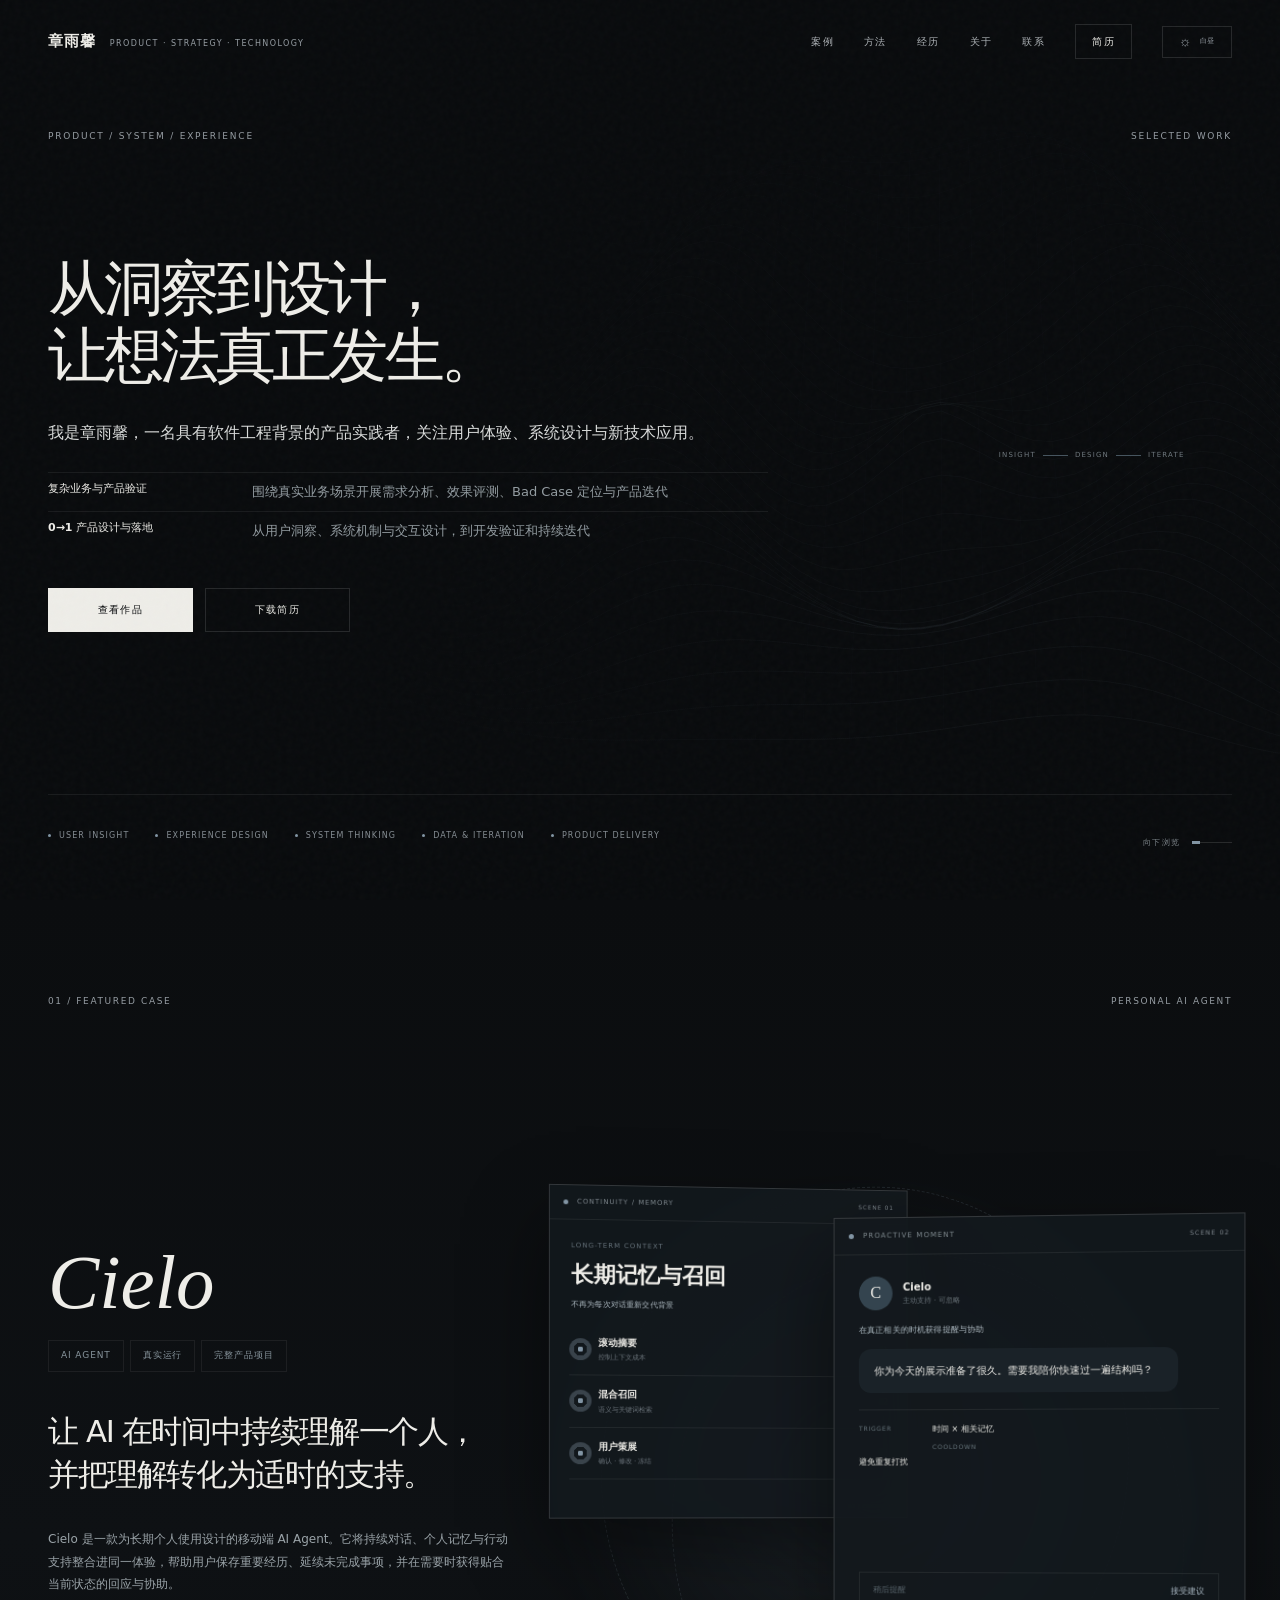
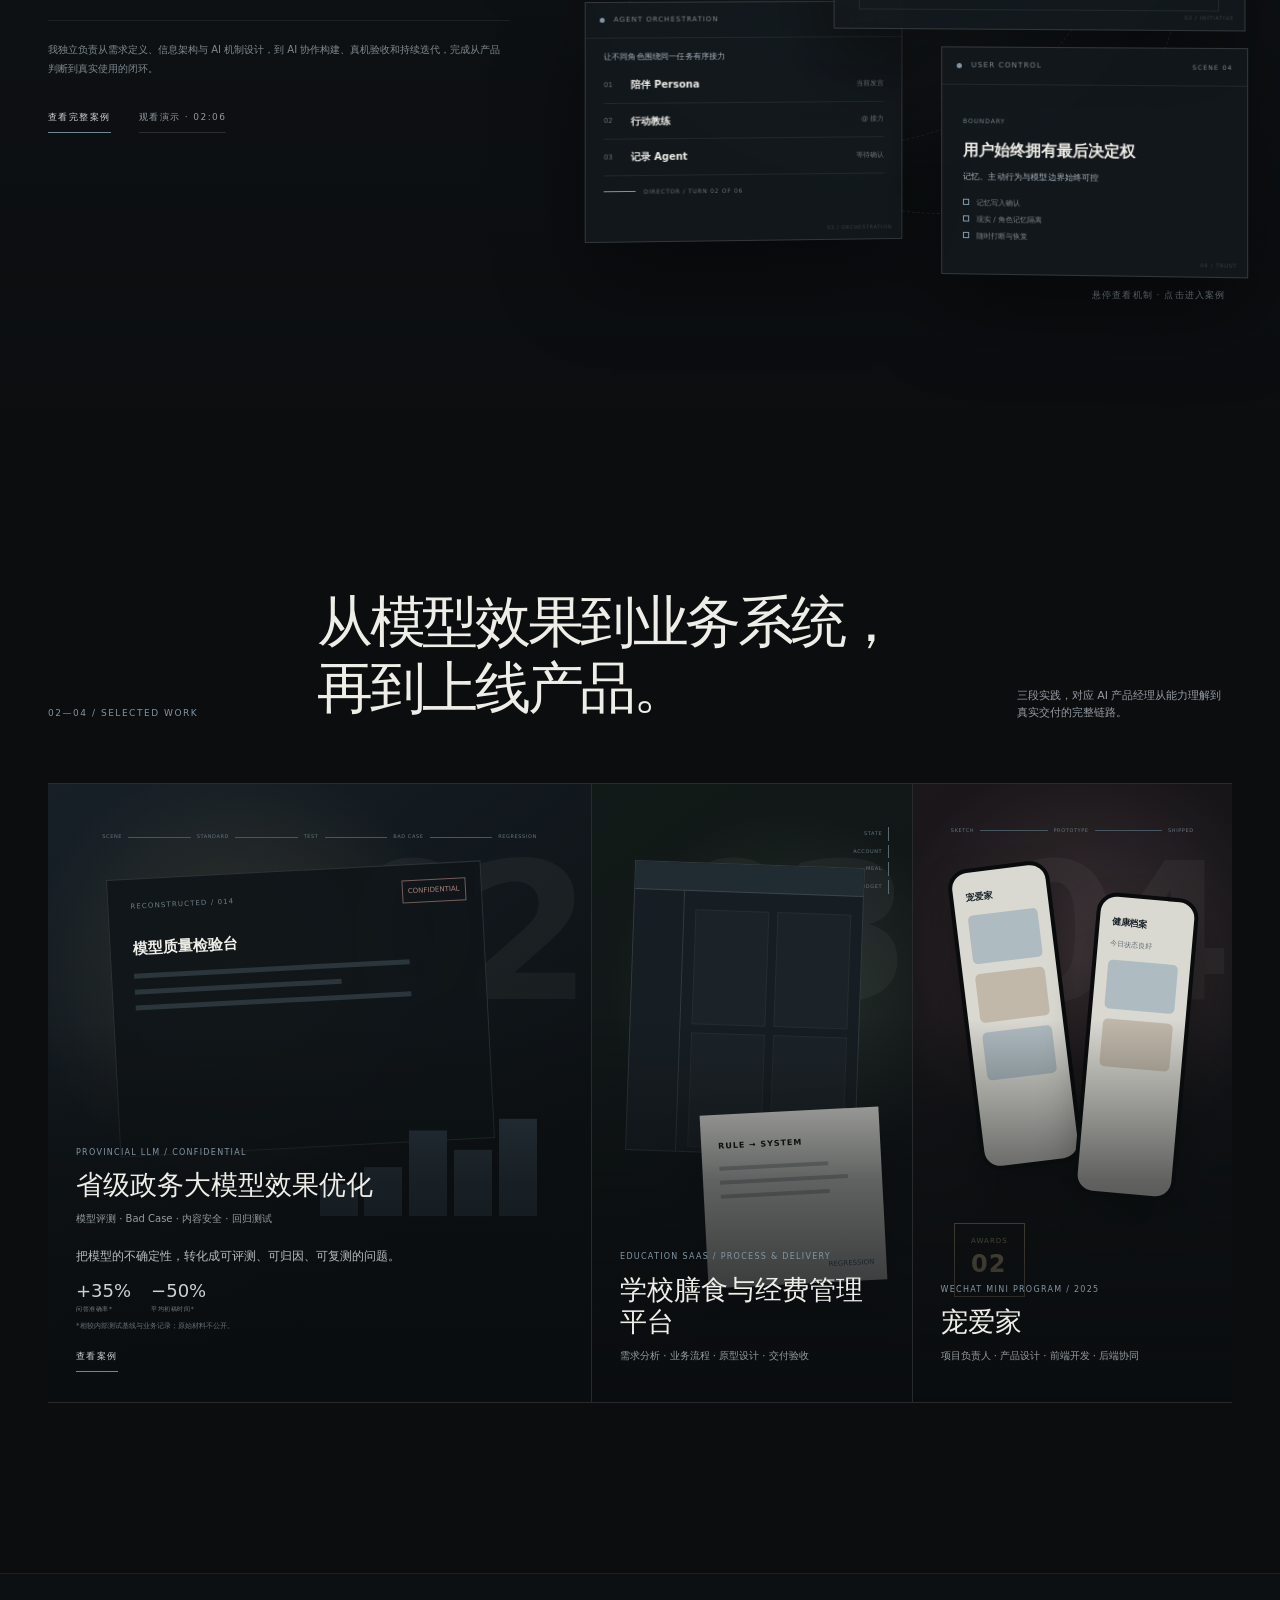
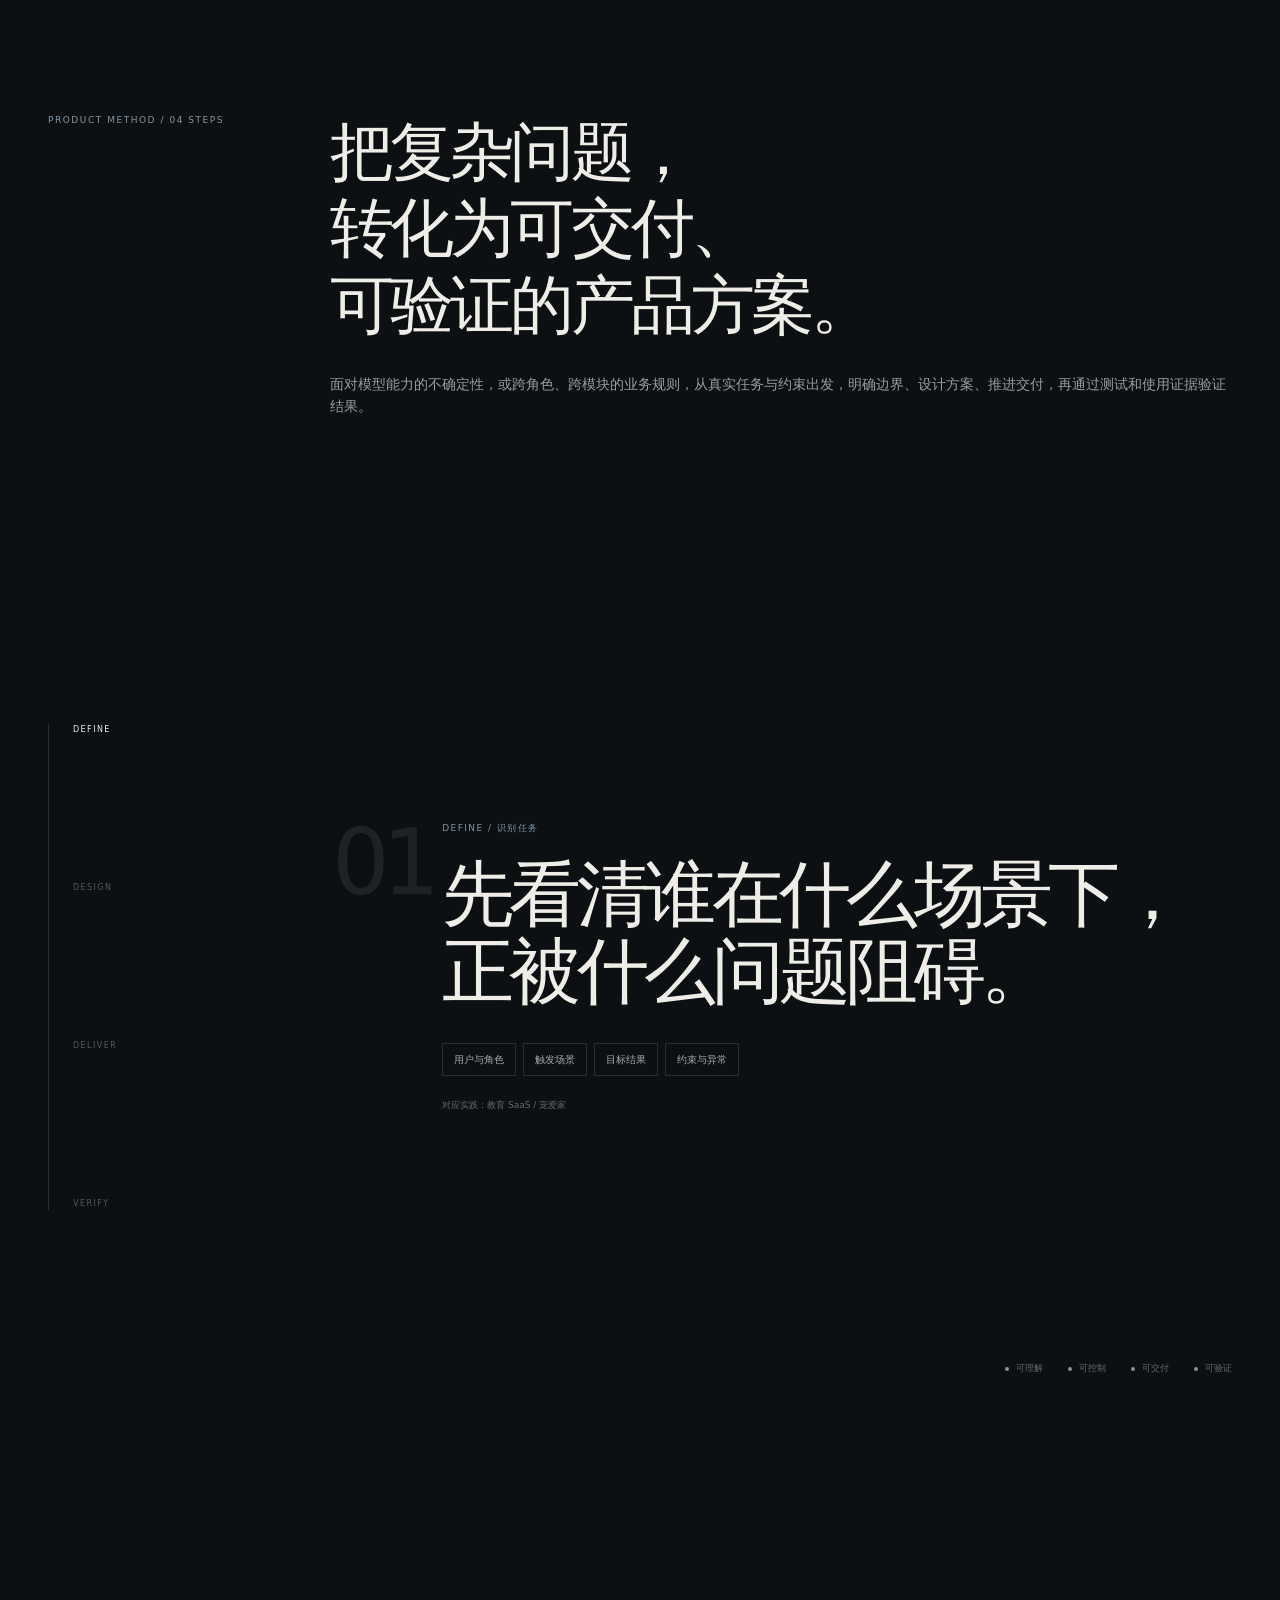
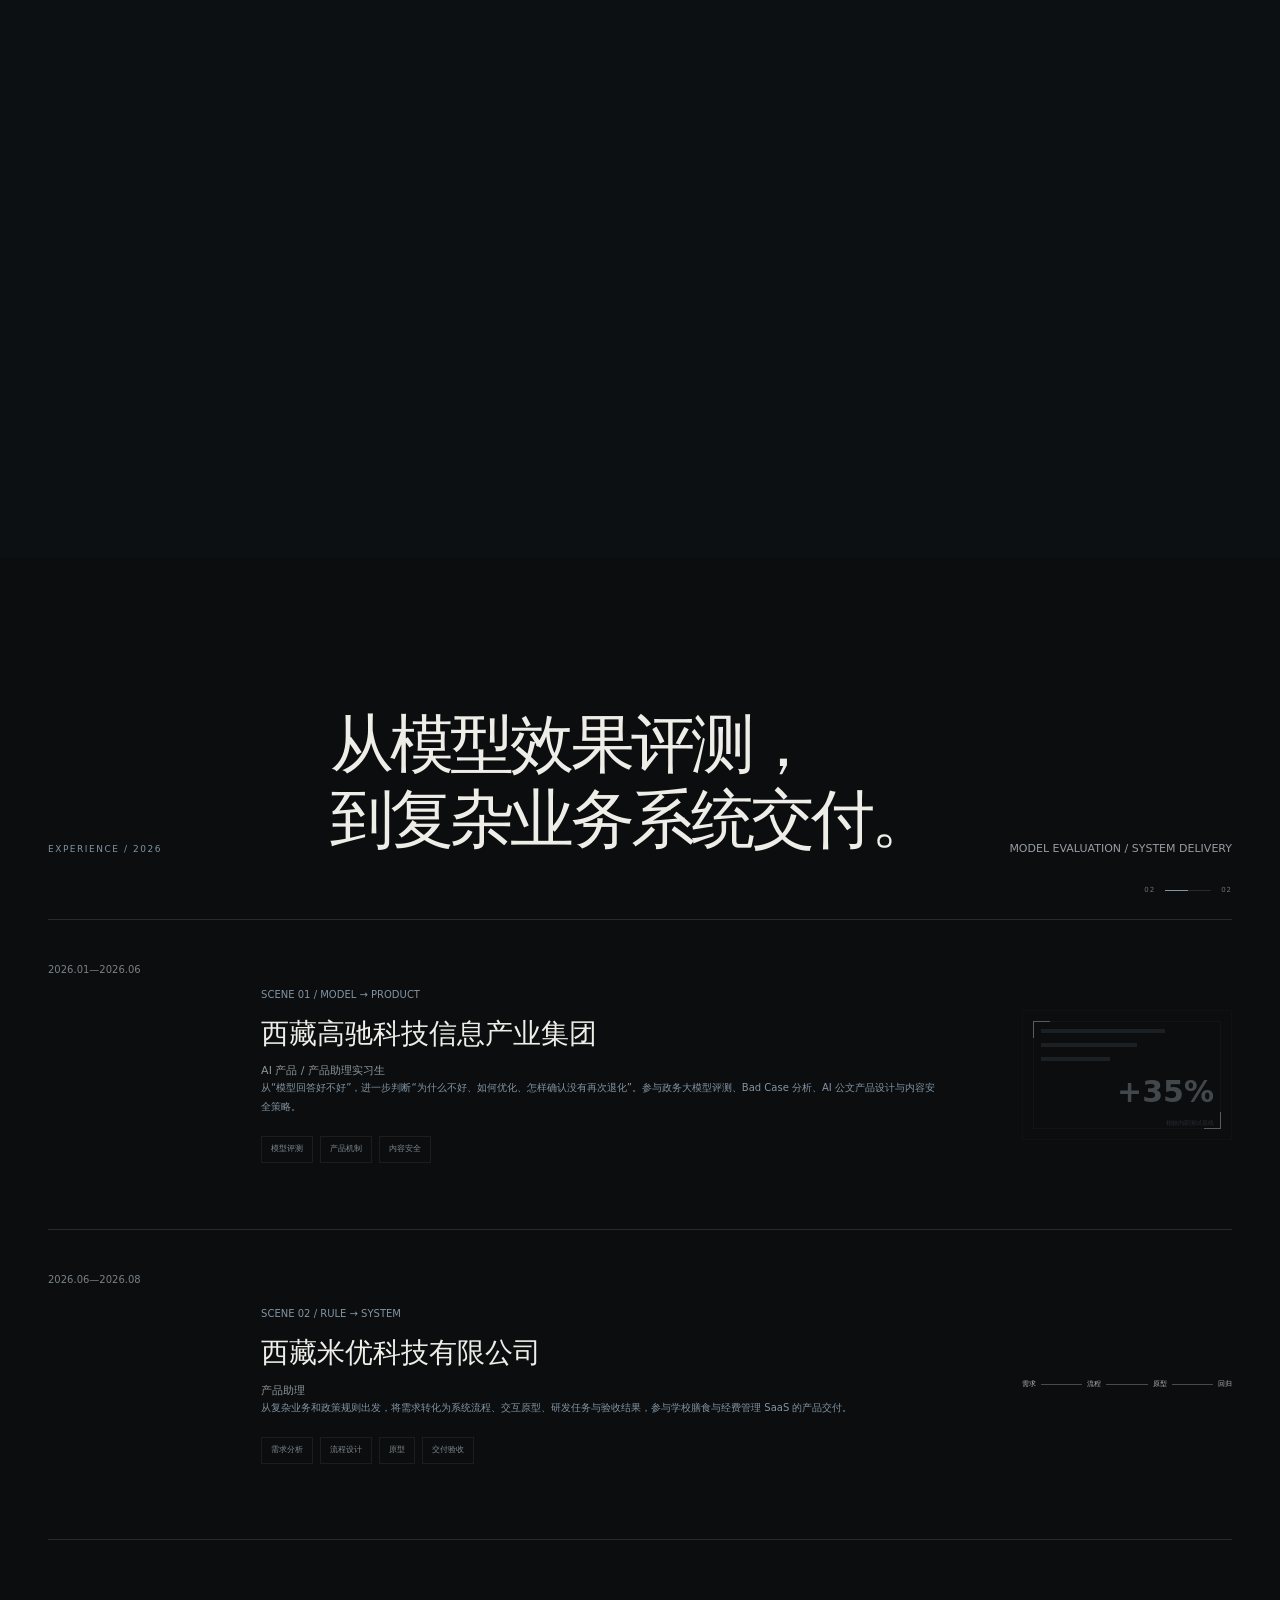
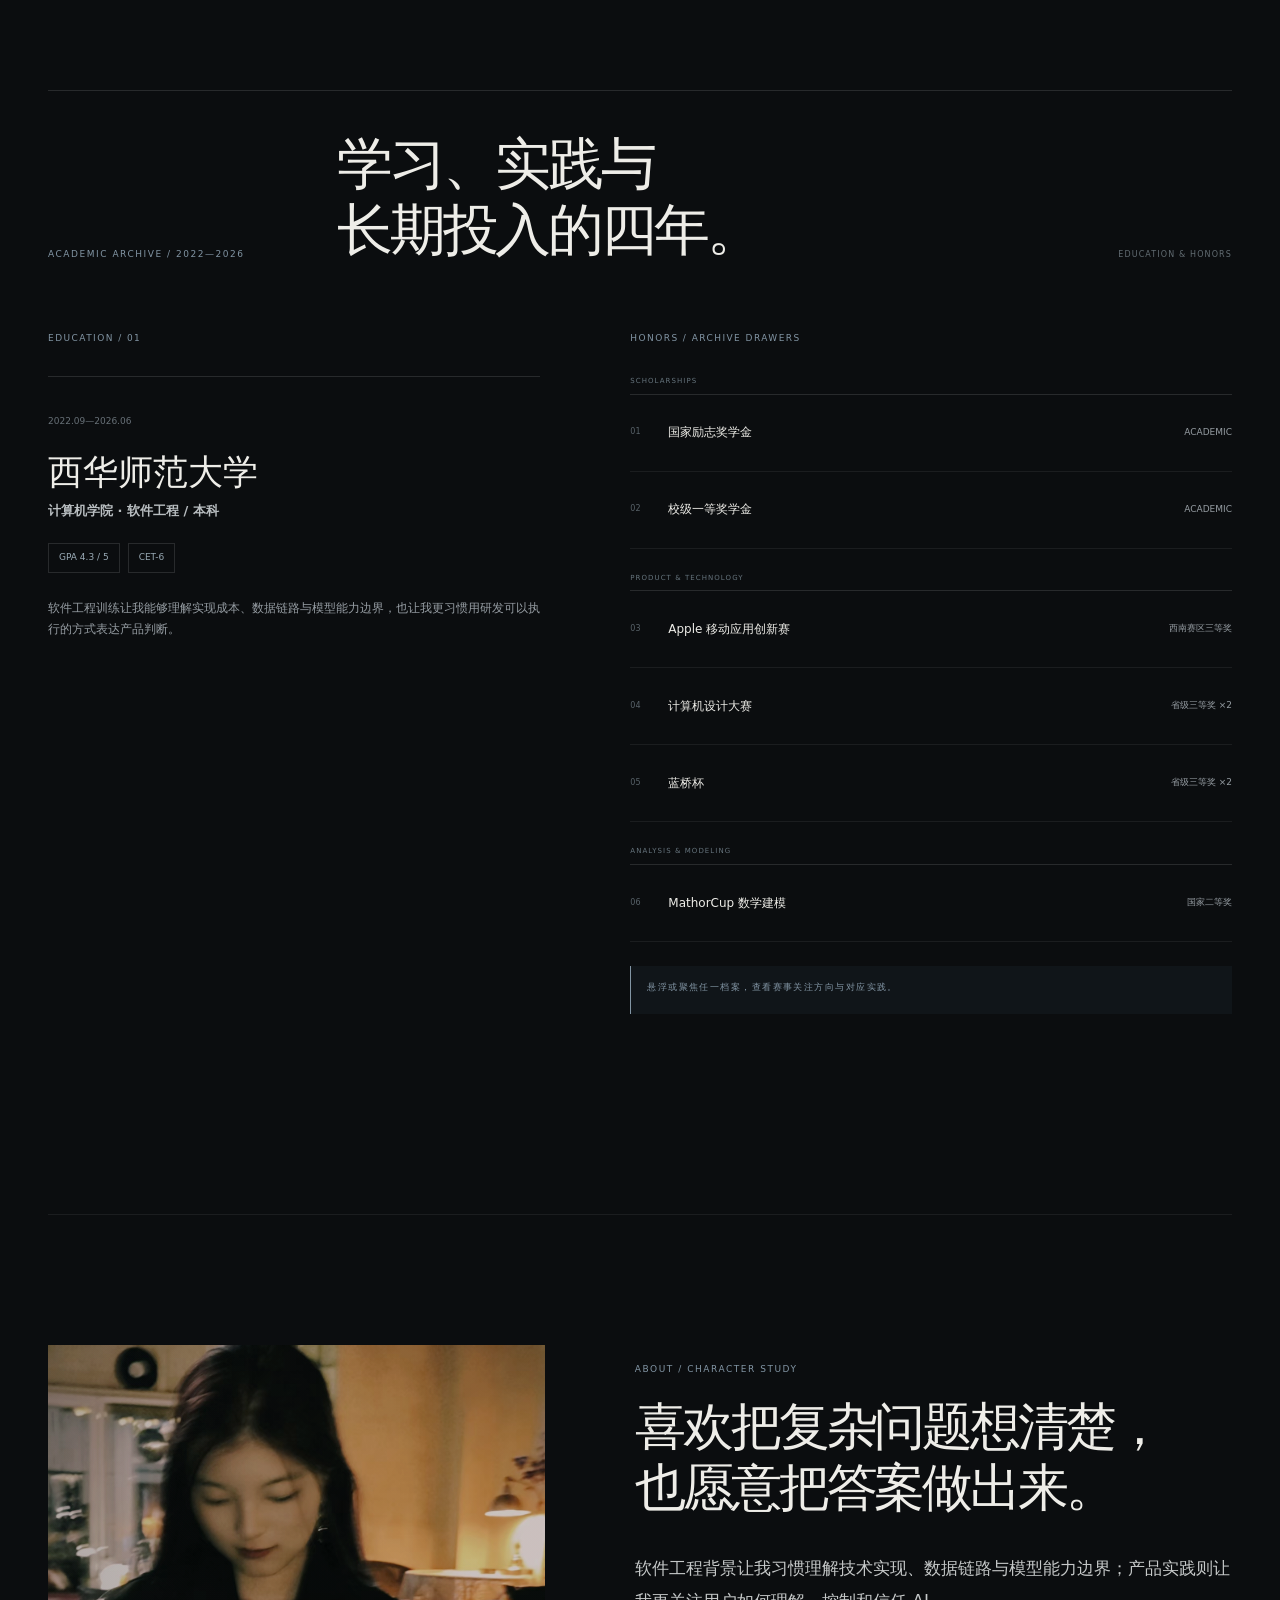
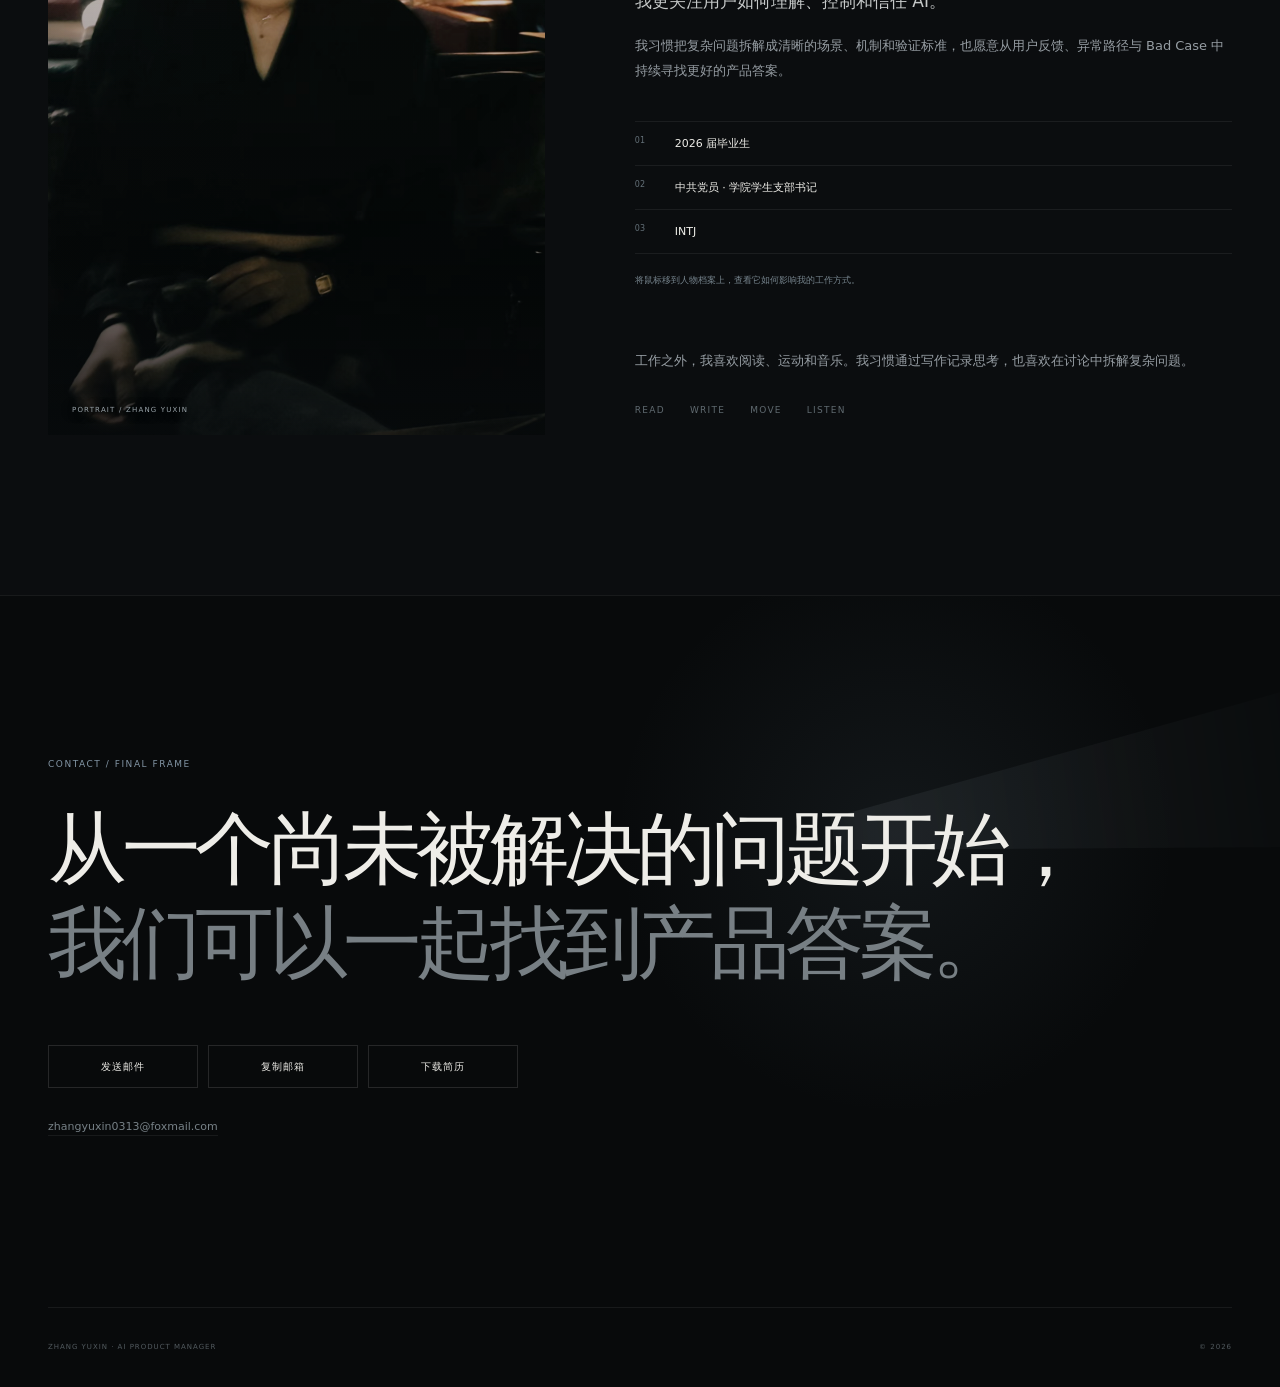
<file: index.html>
<!doctype html>
<html lang="zh-CN">
<head>
  <meta charset="utf-8">
  <meta name="viewport" content="width=device-width, initial-scale=1">
  <meta name="description" content="章雨馨的 AI 应用产品经理作品集：模型效果、Agent 能力与完整产品交付。">
  <meta name="theme-color" content="#0b0d0f">
  <title>章雨馨｜AI 应用产品经理</title>
  <link rel="icon" href="data:image/svg+xml,%3Csvg xmlns='http://www.w3.org/2000/svg' viewBox='0 0 64 64'%3E%3Crect width='64' height='64' rx='16' fill='%230b0d0f'/%3E%3Cpath d='M18 18h28v7L28 46h18v7H18v-7l18-21H18z' fill='%23eeede8'/%3E%3C/svg%3E">
  <script>try{document.documentElement.dataset.theme=localStorage.getItem('portfolio-theme')==='day'?'day':'night'}catch{document.documentElement.dataset.theme='night'}</script>
  <link rel="stylesheet" href="styles.css"><link rel="stylesheet" href="theme.css"><script src="app.js" defer></script><script src="theme.js" defer></script>
</head>
<body class="home">
  <a class="skip-link" href="#main">跳到主要内容</a>
  <div class="opening" data-opening aria-hidden="true"><div class="opening-mark"><span>ZHANG YUXIN</span><i></i><small>PORTFOLIO / 2026</small></div></div>
  <div class="grain" aria-hidden="true"></div><div class="progress" aria-hidden="true"><i data-progress></i></div>
  <header class="site-header" data-header>
    <a class="brand" href="#top"><strong>章雨馨</strong><span>PRODUCT · STRATEGY · TECHNOLOGY</span></a>
    <nav class="desktop-nav" aria-label="主导航"><a href="#work">案例</a><a href="#method">方法</a><a href="#experience">经历</a><a href="#about">关于</a><a href="#contact">联系</a><a class="nav-resume" href="assets/zhangyuxin-ai-product-manager.pdf" download>简历</a><button class="theme-toggle" type="button" data-theme-toggle aria-label="切换至白天主题"><span data-theme-icon aria-hidden="true">☼</span><small data-theme-label>白昼</small></button></nav>
    <button class="menu-button" type="button" aria-label="打开导航" aria-expanded="false" data-menu-button><span></span><span></span></button>
  </header>
  <nav class="mobile-nav" aria-label="移动端导航" data-mobile-nav><p>INDEX / 2026</p><a href="#work"><small>01</small>案例</a><a href="#method"><small>02</small>方法</a><a href="#experience"><small>03</small>经历</a><a href="#about"><small>04</small>关于</a><a href="#contact"><small>05</small>联系</a><button class="theme-toggle" type="button" data-theme-toggle aria-label="切换至白天主题"><span data-theme-icon aria-hidden="true">☼</span><small data-theme-label>白昼</small></button><a class="mobile-resume" href="assets/zhangyuxin-ai-product-manager.pdf" download>下载简历</a></nav>
  <main id="main">
    <section class="hero" id="top" data-section>
      <canvas class="hero-canvas" data-terrain aria-hidden="true"></canvas><div class="hero-vignette" aria-hidden="true"></div>
      <div class="hero-inner shell">
        <p class="hero-index enter"><span>PRODUCT / SYSTEM / EXPERIENCE</span><span>SELECTED WORK</span></p>
        <div class="hero-copy"><h1 class="enter">从洞察到设计，<br>让想法真正发生。</h1><div class="hero-intro enter"><strong>我是章雨馨，一名具有软件工程背景的产品实践者，关注用户体验、系统设计与新技术应用。</strong><div class="hero-project-lines"><p><b>复杂业务与产品验证</b><span>围绕真实业务场景开展需求分析、效果评测、Bad Case 定位与产品迭代</span></p><p><b>0→1 产品设计与落地</b><span>从用户洞察、系统机制与交互设计，到开发验证和持续迭代</span></p></div></div><div class="hero-actions enter"><a href="#work">查看作品</a><a href="assets/zhangyuxin-ai-product-manager.pdf" download>下载简历</a></div></div>
        <div class="capability-index enter"><span>USER INSIGHT</span><span>EXPERIENCE DESIGN</span><span>SYSTEM THINKING</span><span>DATA &amp; ITERATION</span><span>PRODUCT DELIVERY</span></div>
        <div class="hero-signal enter" aria-hidden="true"><span>INSIGHT</span><i></i><span>DESIGN</span><i></i><span>ITERATE</span></div>
        <a class="scroll-cue" href="#work"><span>向下浏览</span><i></i></a>
      </div>
    </section>

    <section class="featured" id="work" data-section>
      <div class="chapter-label shell reveal"><span>01 / FEATURED CASE</span><span>PERSONAL AI AGENT</span></div>
      <div class="featured-stage shell" data-featured>
        <div class="featured-copy reveal"><p class="serif">Cielo</p><div class="feature-tags" aria-label="项目标签"><span>AI AGENT</span><span>真实运行</span><span>完整产品项目</span></div><p class="featured-thesis">让 AI 在时间中持续理解一个人，<br>并把理解转化为适时的支持。</p><p class="featured-summary">Cielo 是一款为长期个人使用设计的移动端 AI Agent。它将持续对话、个人记忆与行动支持整合进同一体验，帮助用户保存重要经历、延续未完成事项，并在需要时获得贴合当前状态的回应与协助。</p><p class="featured-closure">我独立负责从需求定义、信息架构与 AI 机制设计，到 AI 协作构建、真机验收和持续迭代，完成从产品判断到真实使用的闭环。</p><div class="featured-actions"><a class="text-link" href="cases/cielo.html">查看完整案例</a><a class="text-link" href="cases/cielo.html#demo">观看演示 · 02:06</a></div></div>
        <div class="cielo-visual reveal" data-cielo-visual aria-label="Cielo 的四项核心产品机制，点击进入完整案例">
          <div class="visual-aura" aria-hidden="true"></div>
          <div class="ui-window memory-window" tabindex="0" data-scene="01 / CONTINUITY" data-focus="memory" data-copy="一次对话结束后，关系如何继续？用分层记忆、混合召回与用户策展维持连续性。"><div class="window-top"><i></i><span>CONTINUITY / MEMORY</span><small>SCENE 01</small></div><div class="memory-title"><small>LONG-TERM CONTEXT</small><strong>长期记忆与召回</strong><p class="mechanism-need">不再为每次对话重新交代背景</p></div><div class="memory-list"><p><i></i><span><b>滚动摘要</b><small>控制上下文成本</small></span><em>01</em></p><p><i></i><span><b>混合召回</b><small>语义与关键词检索</small></span><em>02</em></p><p><i></i><span><b>用户策展</b><small>确认 · 修改 · 冻结</small></span><em>03</em></p></div></div>
          <div class="ui-window chat-window" tabindex="0" data-scene="02 / INITIATIVE" data-focus="initiative" data-copy="AI 什么时候应该主动，什么时候应该保持沉默？用相关性、冷却与打断机制约束主动行为。"><div class="window-top"><i></i><span>PROACTIVE MOMENT</span><small>SCENE 02</small></div><div class="chat-person"><span>C</span><div><b>Cielo</b><small>主动支持 · 可忽略</small></div></div><p class="mechanism-need">在真正相关的时机获得提醒与协助</p><div class="chat-line bot">你为今天的展示准备了很久。需要我陪你快速过一遍结构吗？</div><div class="initiative-rule"><span>TRIGGER</span><b>时间 × 相关记忆</b><i></i><span>COOLDOWN</span><b>避免重复打扰</b></div><div class="chat-input">稍后提醒<span>接受建议</span></div></div>
          <div class="ui-window persona-window" tabindex="0" data-scene="03 / ORCHESTRATION" data-focus="agent" data-copy="多个 Agent 如何协作，而不是同时制造噪声？用角色调度、接力与轮次限制控制协作。"><div class="window-top"><i></i><span>AGENT ORCHESTRATION</span><small>SCENE 03</small></div><p class="mechanism-need">让不同角色围绕同一任务有序接力</p><div class="persona-row"><span>01</span><b>陪伴 Persona</b><small>当前发言</small></div><div class="persona-row"><span>02</span><b>行动教练</b><small>@ 接力</small></div><div class="persona-row"><span>03</span><b>记录 Agent</b><small>等待确认</small></div><div class="handoff-line"><i></i><span>DIRECTOR / TURN 02 OF 06</span></div></div>
          <div class="ui-window trust-window" tabindex="0" data-scene="04 / TRUST" data-focus="trust" data-copy="当 AI 更了解用户，如何确保它不越界？让权限、来源、记忆写入和用户打断始终可见。"><div class="window-top"><i></i><span>USER CONTROL</span><small>SCENE 04</small></div><div class="trust-core"><span>BOUNDARY</span><strong>用户始终拥有最后决定权</strong><p class="mechanism-need">记忆、主动行为与模型边界始终可控</p><ul><li>记忆写入确认</li><li>现实 / 角色记忆隔离</li><li>随时打断与恢复</li></ul></div></div>
          <div class="trace trace-one" aria-hidden="true"></div><div class="trace trace-two" aria-hidden="true"></div><span class="visual-hint">悬停查看机制 · 点击进入案例</span>
        </div>
      </div>
    </section>

    <section class="other-work" aria-labelledby="other-work-title">
      <div class="section-head shell reveal"><p>02—04 / SELECTED WORK</p><h2 id="other-work-title">从模型效果到业务系统，<br>再到上线产品。</h2><span>三段实践，对应 AI 产品经理从能力理解到真实交付的完整链路。</span></div>
      <div class="filmstrip shell reveal" data-filmstrip>
        <article class="film is-active" tabindex="0" data-project="gov"><div class="film-bg gov-art" aria-hidden="true"><div class="eval-loop"><span>SCENE</span><i></i><span>STANDARD</span><i></i><span>TEST</span><i></i><span>BAD CASE</span><i></i><span>REGRESSION</span></div><div class="eval-sheet"><span>RECONSTRUCTED / 014</span><b>模型质量检验台</b><i></i><i></i><i></i><em>CONFIDENTIAL</em></div><div class="eval-scale"><i></i><i></i><i></i><i></i><i></i></div></div><div class="film-number">02</div><div class="film-copy"><p>PROVINCIAL LLM / CONFIDENTIAL</p><h3>省级政务大模型效果优化</h3><span>模型评测 · Bad Case · 内容安全 · 回归测试</span><small>把模型的不确定性，转化成可评测、可归因、可复测的问题。</small><div class="film-proof"><b>+35%<em>问答准确率*</em></b><b>−50%<em>平均初稿时间*</em></b></div><small class="metric-note">*相较内部测试基线与业务记录；原始材料不公开。</small><button data-open-case="gov">查看案例</button></div></article>
        <article class="film" tabindex="0" data-project="saas"><div class="film-bg saas-art" aria-hidden="true"><div class="delivery-stack"><span>STATE</span><span>ACCOUNT</span><span>MEAL</span><span>BUDGET</span></div><div class="prototype"><header></header><aside></aside><main><i></i><i></i><i></i><i></i></main></div><div class="prd"><b>RULE → SYSTEM</b><i></i><i></i><i></i><span>REGRESSION</span></div></div><div class="film-number">03</div><div class="film-copy"><p>EDUCATION SAAS / PROCESS &amp; DELIVERY</p><h3>学校膳食与经费管理平台</h3><span>需求分析 · 业务流程 · 原型设计 · 交付验收</span><small>把跨模块业务规则，变成可研发、可核对、可回归验证的系统流程。</small><div class="film-proof film-proof-compact"><b>12<em>推进研发</em></b><b>6<em>功能验收</em></b></div><button data-open-case="saas">查看案例</button></div></article>
        <article class="film" tabindex="0" data-project="pet"><div class="film-bg pet-art" aria-hidden="true"><div class="product-evolution"><span>SKETCH</span><i></i><span>PROTOTYPE</span><i></i><span>SHIPPED</span></div><div class="phone phone-a"><b>宠爱家</b><i></i><i></i><i></i></div><div class="phone phone-b"><b>健康档案</b><span>今日状态良好</span><i></i><i></i></div><div class="award">AWARDS<br><strong>02</strong></div></div><div class="film-number">04</div><div class="film-copy"><p>WECHAT MINI PROGRAM / 2025</p><h3>宠爱家</h3><span>项目负责人 · 产品设计 · 前端开发 · 后端协同</span><small>从四个真实场景出发，让一款养宠产品走到上线。</small><div class="film-proof film-proof-pet"><b>4<em>CORE SCENARIOS</em></b><b>LIVE<em>APPROVED</em></b><b>2<em>AWARDS</em></b></div><button data-open-case="pet">查看案例</button></div></article>
      </div>
    </section>

    <section class="method" id="method" data-section aria-labelledby="method-title">
      <div class="method-intro shell reveal"><p>PRODUCT METHOD / 04 STEPS</p><h2 id="method-title">把复杂问题，<br>转化为可交付、<br>可验证的产品方案。</h2><span>面对模型能力的不确定性，或跨角色、跨模块的业务规则，从真实任务与约束出发，明确边界、设计方案、推进交付，再通过测试和使用证据验证结果。</span></div>
      <div class="method-scroll" data-method-scroll><div class="method-sticky shell"><div class="method-rail" aria-hidden="true"><i data-method-line></i><span>DEFINE</span><span>DESIGN</span><span>DELIVER</span><span>VERIFY</span></div><div class="method-scenes">
        <article class="method-scene is-active" data-method-step="0"><div class="step-no">01</div><p>DEFINE / 识别任务</p><h3>先看清谁在什么场景下，<br>正被什么问题阻碍。</h3><div class="method-evidence"><span>用户与角色</span><span>触发场景</span><span>目标结果</span><span>约束与异常</span></div><small>对应实践：教育 SaaS / 宠爱家</small></article>
        <article class="method-scene" data-method-step="1"><div class="step-no">02</div><p>DESIGN / 设计方案</p><h3>把产品判断转化为<br>明确的规则、流程与边界。</h3><div class="method-evidence"><span>状态与规则</span><span>信息结构</span><span>权限边界</span><span>异常兜底</span></div><small>对应实践：Cielo / 政务大模型 / 教育 SaaS</small></article>
        <article class="method-scene" data-method-step="2"><div class="step-no">03</div><p>DELIVER / 推进交付</p><h3>让方案被团队理解、实现，<br>并真正进入使用。</h3><div class="method-evidence"><span>PRD 与原型</span><span>任务拆解</span><span>研发协同</span><span>上线验收</span></div><small>对应实践：教育 SaaS / 宠爱家</small></article>
        <article class="method-scene" data-method-step="3"><div class="step-no">04</div><p>VERIFY / 验证结果</p><h3>用测试、问题归因与真实使用，<br>决定下一轮迭代。</h3><div class="method-evidence"><span>评测与测试</span><span>Bad Case</span><span>复测回归</span><span>使用反馈</span></div><small>对应实践：政务大模型 / Cielo / 教育 SaaS</small></article>
      </div><div class="method-values"><span>可理解</span><span>可控制</span><span>可交付</span><span>可验证</span></div></div></div>
    </section>

    <section class="experience shell" id="experience" data-section aria-labelledby="experience-title">
      <div class="section-head reveal"><p>EXPERIENCE / 2026</p><h2 id="experience-title">从模型效果评测，<br>到复杂业务系统交付。</h2><span>MODEL EVALUATION / SYSTEM DELIVERY</span></div>
      <div class="experience-reel reveal" data-experience-reel>
        <div class="reel-counter" aria-hidden="true"><span data-reel-current>01</span><i></i><span>02</span></div>
        <div class="timeline" data-timeline>
          <article class="is-active" tabindex="0" data-experience-scene="0"><time>2026.01—2026.06</time><div class="timeline-main"><p>SCENE 01 / MODEL → PRODUCT</p><h3>西藏高驰科技信息产业集团</h3><strong>AI 产品 / 产品助理实习生</strong><p class="experience-statement">从“模型回答好不好”，进一步判断“为什么不好、如何优化、怎样确认没有再次退化”。参与政务大模型评测、Bad Case 分析、AI 公文产品设计与内容安全策略。</p><div class="experience-keywords"><span data-evidence="定义政务问答效果标准，参与分类测试集与多模型基线对比。">模型评测</span><span data-evidence="把 Bad Case 拆成知识、Prompt、输出约束与安全策略问题。">产品机制</span><span data-evidence="围绕敏感内容、事实幻觉、越权回答设计分级处置。">内容安全</span></div><div class="timeline-detail"><p data-experience-proof>定义政务问答效果标准，参与分类测试集与多模型基线对比。</p><button data-open-case="gov">查看政务大模型案例</button></div></div><div class="timeline-visual tv-eval"><div class="focus-bracket"></div><i></i><i></i><i></i><b>+35%</b><small>相较内部测试基线</small></div></article>
          <article tabindex="0" data-experience-scene="1"><time>2026.06—2026.08</time><div class="timeline-main"><p>SCENE 02 / RULE → SYSTEM</p><h3>西藏米优科技有限公司</h3><strong>产品助理</strong><p class="experience-statement">从复杂业务和政策规则出发，将需求转化为系统流程、交互原型、研发任务与验收结果，参与学校膳食与经费管理 SaaS 的产品交付。</p><div class="experience-keywords"><span data-evidence="对接用户收集与验证需求，并明确个人负责模块的边界。">需求分析</span><span data-evidence="梳理缴费、缺餐、人员变动、财年餐次与预算执行流程。">流程设计</span><span data-evidence="把跨模块业务判断转化为研发可以理解和实现的页面流程。">原型</span><span data-evidence="模拟不同人员状态、核对关联数据，并在修复后进行回归测试。">交付验收</span></div><div class="timeline-detail"><p data-experience-proof>对接用户收集与验证需求，并明确个人负责模块的边界。</p><button data-open-case="saas">查看教育 SaaS 案例</button></div></div><div class="timeline-visual tv-flow"><span>需求</span><i></i><span>流程</span><i></i><span>原型</span><i></i><span>回归</span></div></article>
        </div>
      </div>

      <div class="academic-head reveal"><p>ACADEMIC ARCHIVE / 2022—2026</p><h2>学习、实践与<br>长期投入的四年。</h2><span>EDUCATION &amp; HONORS</span></div>
      <div class="archive reveal" data-academic-archive>
        <article class="education"><p>EDUCATION / 01</p><div><span>2022.09—2026.06</span><h3>西华师范大学</h3><strong>计算机学院 · 软件工程 / 本科</strong><div class="academic-facts"><b>GPA 4.3 / 5</b><b>CET-6</b></div><p>软件工程训练让我能够理解实现成本、数据链路与模型能力边界，也让我更习惯用研发可以执行的方式表达产品判断。</p></div></article>
        <article class="honors"><p>HONORS / ARCHIVE DRAWERS</p><div class="archive-category"><span>SCHOLARSHIPS</span><ol><li tabindex="0" data-award-note="本科阶段依据学业表现与综合评定获得的国家级奖学金。"><i>01</i><b>国家励志奖学金</b><em>ACADEMIC</em></li><li tabindex="0" data-award-note="依据学年课程成绩与综合表现评定的校级奖学金。"><i>02</i><b>校级一等奖学金</b><em>ACADEMIC</em></li></ol></div><div class="archive-category"><span>PRODUCT &amp; TECHNOLOGY</span><ol><li tabindex="0" data-award-note="围绕移动应用的产品创意与落地展开评审；参赛作品为宠爱家微信小程序。"><i>03</i><b>Apple 移动应用创新赛</b><em>西南赛区三等奖</em></li><li tabindex="0" data-award-note="面向高校计算机作品的综合设计赛事，关注选题价值、方案设计、技术实现与作品表达。"><i>04</i><b>计算机设计大赛</b><em>省级三等奖 ×2</em></li><li tabindex="0" data-award-note="软件与信息技术方向竞赛，重点考察程序设计、算法应用与问题求解能力。"><i>05</i><b>蓝桥杯</b><em>省级三等奖 ×2</em></li></ol></div><div class="archive-category"><span>ANALYSIS &amp; MODELING</span><ol><li tabindex="0" data-award-note="在限定时间内完成问题抽象、模型建立、结果分析与论文表达的数学建模竞赛。"><i>06</i><b>MathorCup 数学建模</b><em>国家二等奖</em></li></ol></div><p class="archive-proof" data-award-proof>悬浮或聚焦任一档案，查看赛事关注方向与对应实践。</p></article>
      </div>
    </section>

    <section class="about shell" id="about" data-section aria-labelledby="about-title">
      <div class="portrait reveal" data-portrait><img class="portrait-image" src="assets/about-portrait.jpg" alt="章雨馨在室内安静场景中的半身照片"><div class="portrait-shade" aria-hidden="true"></div><div class="portrait-color" aria-hidden="true"></div><p>PORTRAIT / ZHANG YUXIN</p></div>
      <div class="about-copy reveal"><p class="section-kicker">ABOUT / CHARACTER STUDY</p><h2 id="about-title">喜欢把复杂问题想清楚，<br>也愿意把答案做出来。</h2><p class="about-lead">软件工程背景让我习惯理解技术实现、数据链路与模型能力边界；产品实践则让我更关注用户如何理解、控制和信任 AI。</p><p>我习惯把复杂问题拆解成清晰的场景、机制和验证标准，也愿意从用户反馈、异常路径与 Bad Case 中持续寻找更好的产品答案。</p><dl class="identity" data-identity><div tabindex="0" data-identity-note="处于从校园实践走向真实业务交付的阶段。"><dt>01</dt><dd>2026 届毕业生</dd></div><div tabindex="0" data-identity-note="承担组织沟通、任务推进与公共责任。"><dt>02</dt><dd>中共党员 · 学院学生支部书记</dd></div><div tabindex="0" data-identity-note="偏好独立思考、结构化分析与长期规划。"><dt>03</dt><dd>INTJ</dd></div></dl><p class="identity-note" data-identity-copy>将鼠标移到人物档案上，查看它如何影响我的工作方式。</p><p class="personal">工作之外，我喜欢阅读、运动和音乐。我习惯通过写作记录思考，也喜欢在讨论中拆解复杂问题。</p><div class="interest-index"><span data-note="阅读">READ</span><span data-note="写作">WRITE</span><span data-note="运动">MOVE</span><span data-note="音乐">LISTEN</span></div></div>
    </section>

    <section class="contact" id="contact" data-section aria-labelledby="contact-title"><div class="contact-glow" aria-hidden="true"></div><div class="projector-beam" aria-hidden="true"></div><div class="contact-inner shell reveal"><p>CONTACT / FINAL FRAME</p><h2 id="contact-title">从一个尚未被解决的问题开始，<br><span>我们可以一起找到产品答案。</span></h2><div class="contact-actions"><a href="mailto:zhangyuxin0313@foxmail.com">发送邮件</a><button type="button" data-copy-email>复制邮箱</button><a class="resume-action" href="assets/zhangyuxin-ai-product-manager.pdf" download>下载简历<span class="resume-preview" aria-hidden="true"><i></i><i></i><i></i><b>ZHANG YUXIN</b></span></a></div><a class="email" href="mailto:zhangyuxin0313@foxmail.com">zhangyuxin0313@foxmail.com</a></div><footer class="site-footer shell"><span>ZHANG YUXIN · AI PRODUCT MANAGER</span><span>© 2026</span></footer></section>
  </main>
  <div class="toast" role="status" aria-live="polite" data-toast>邮箱已复制</div>
</body>
</html>
</file>
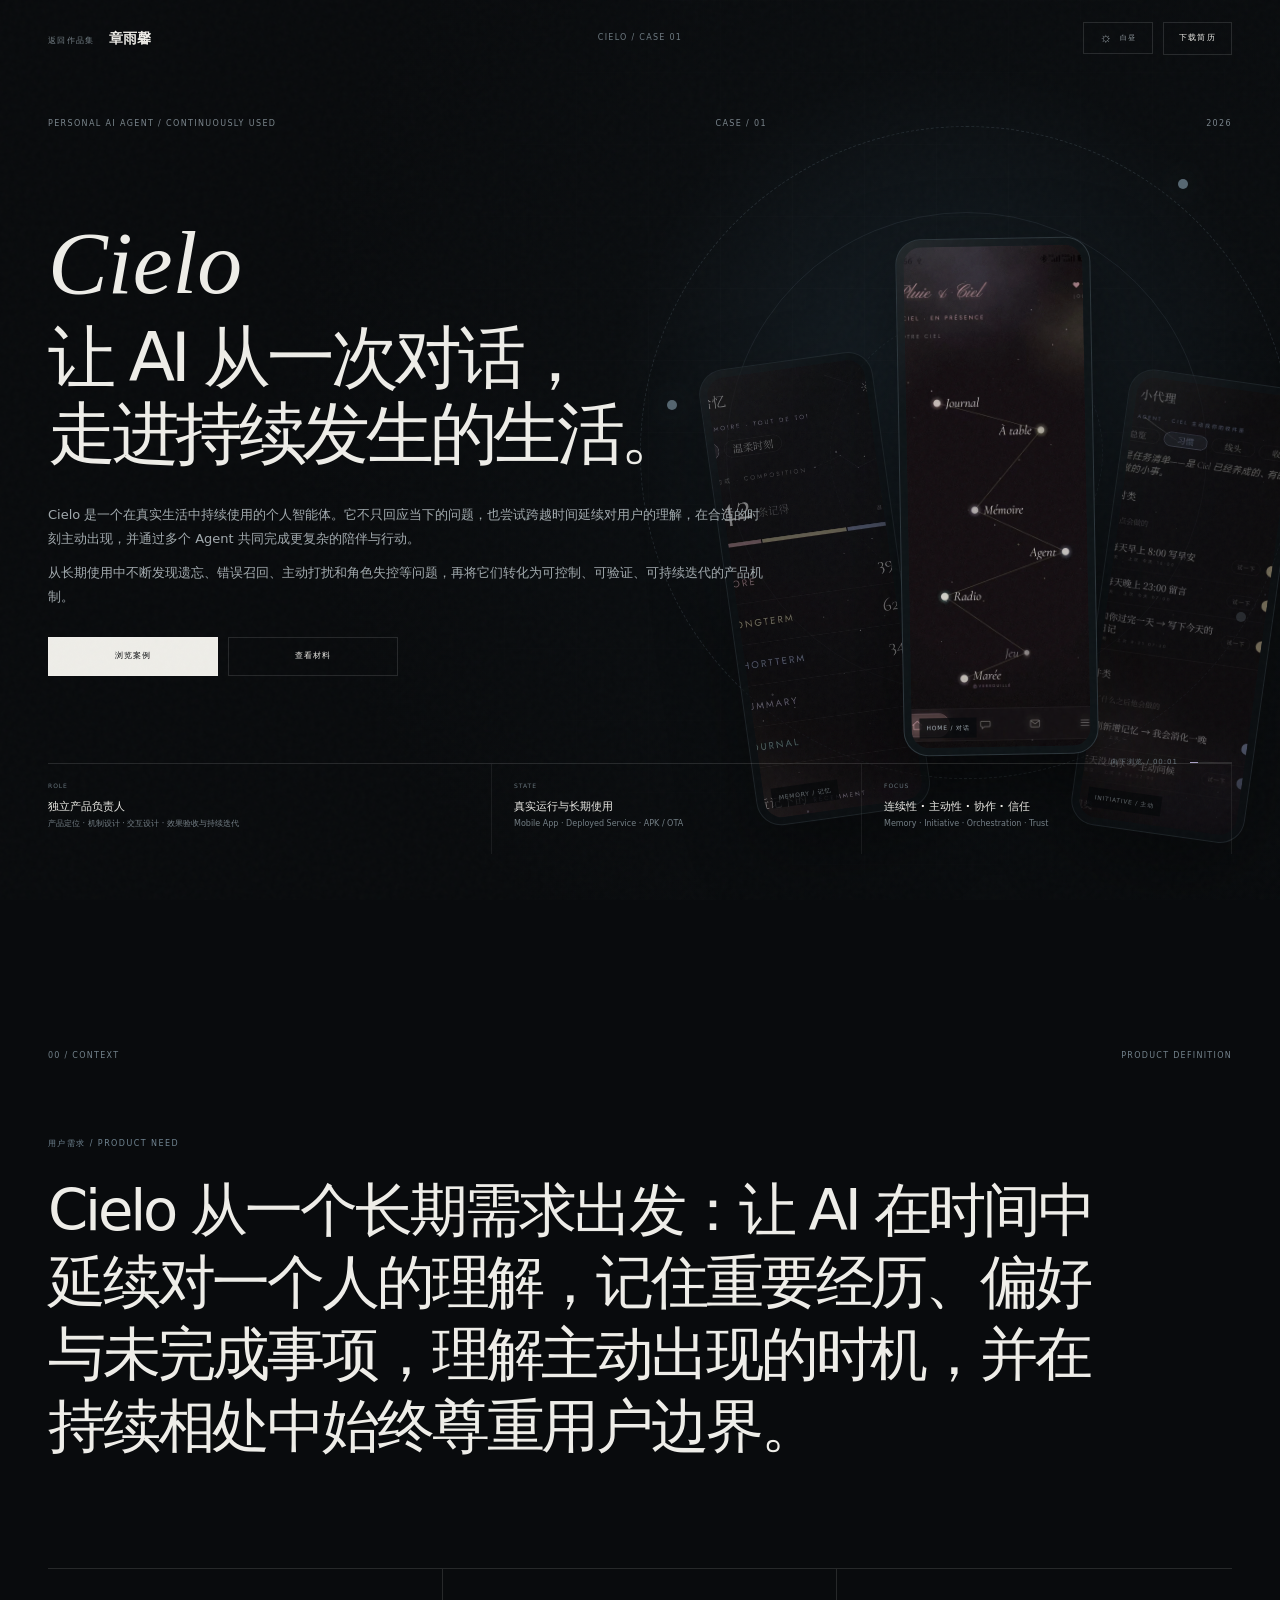
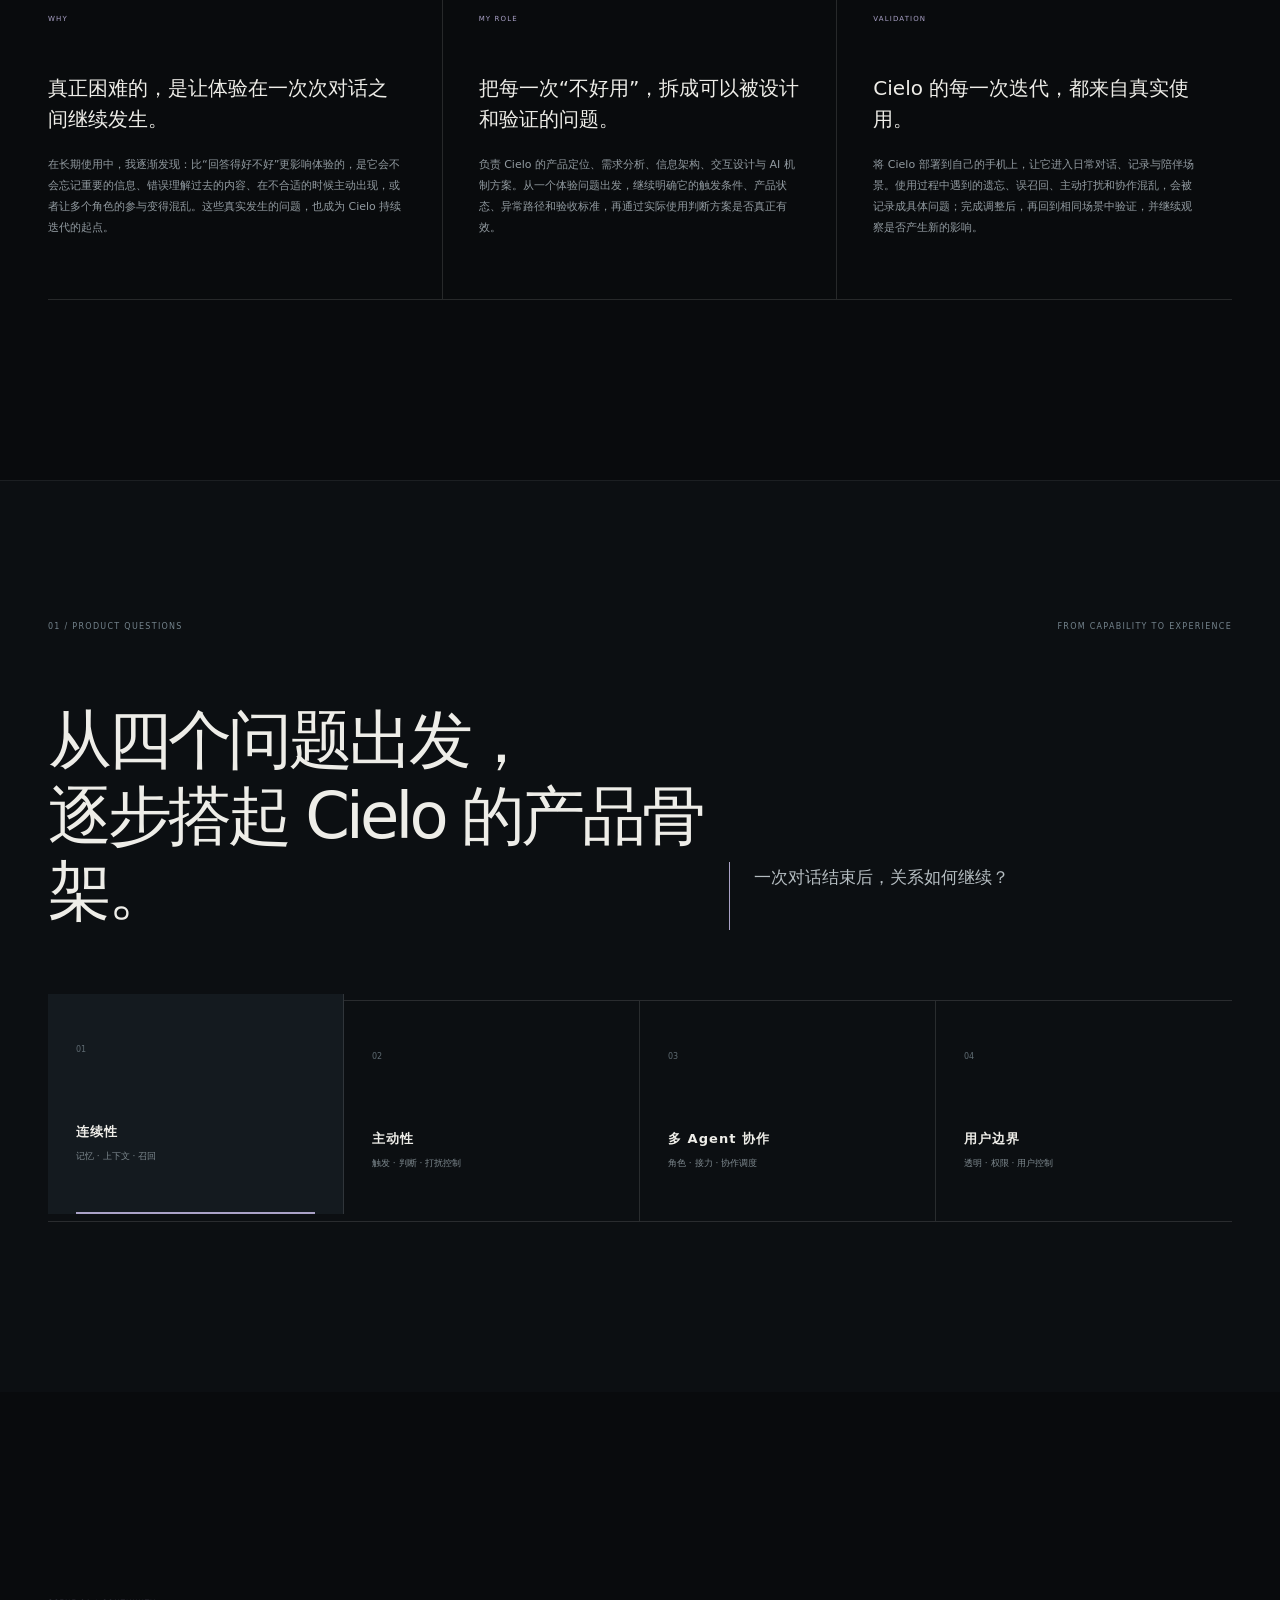
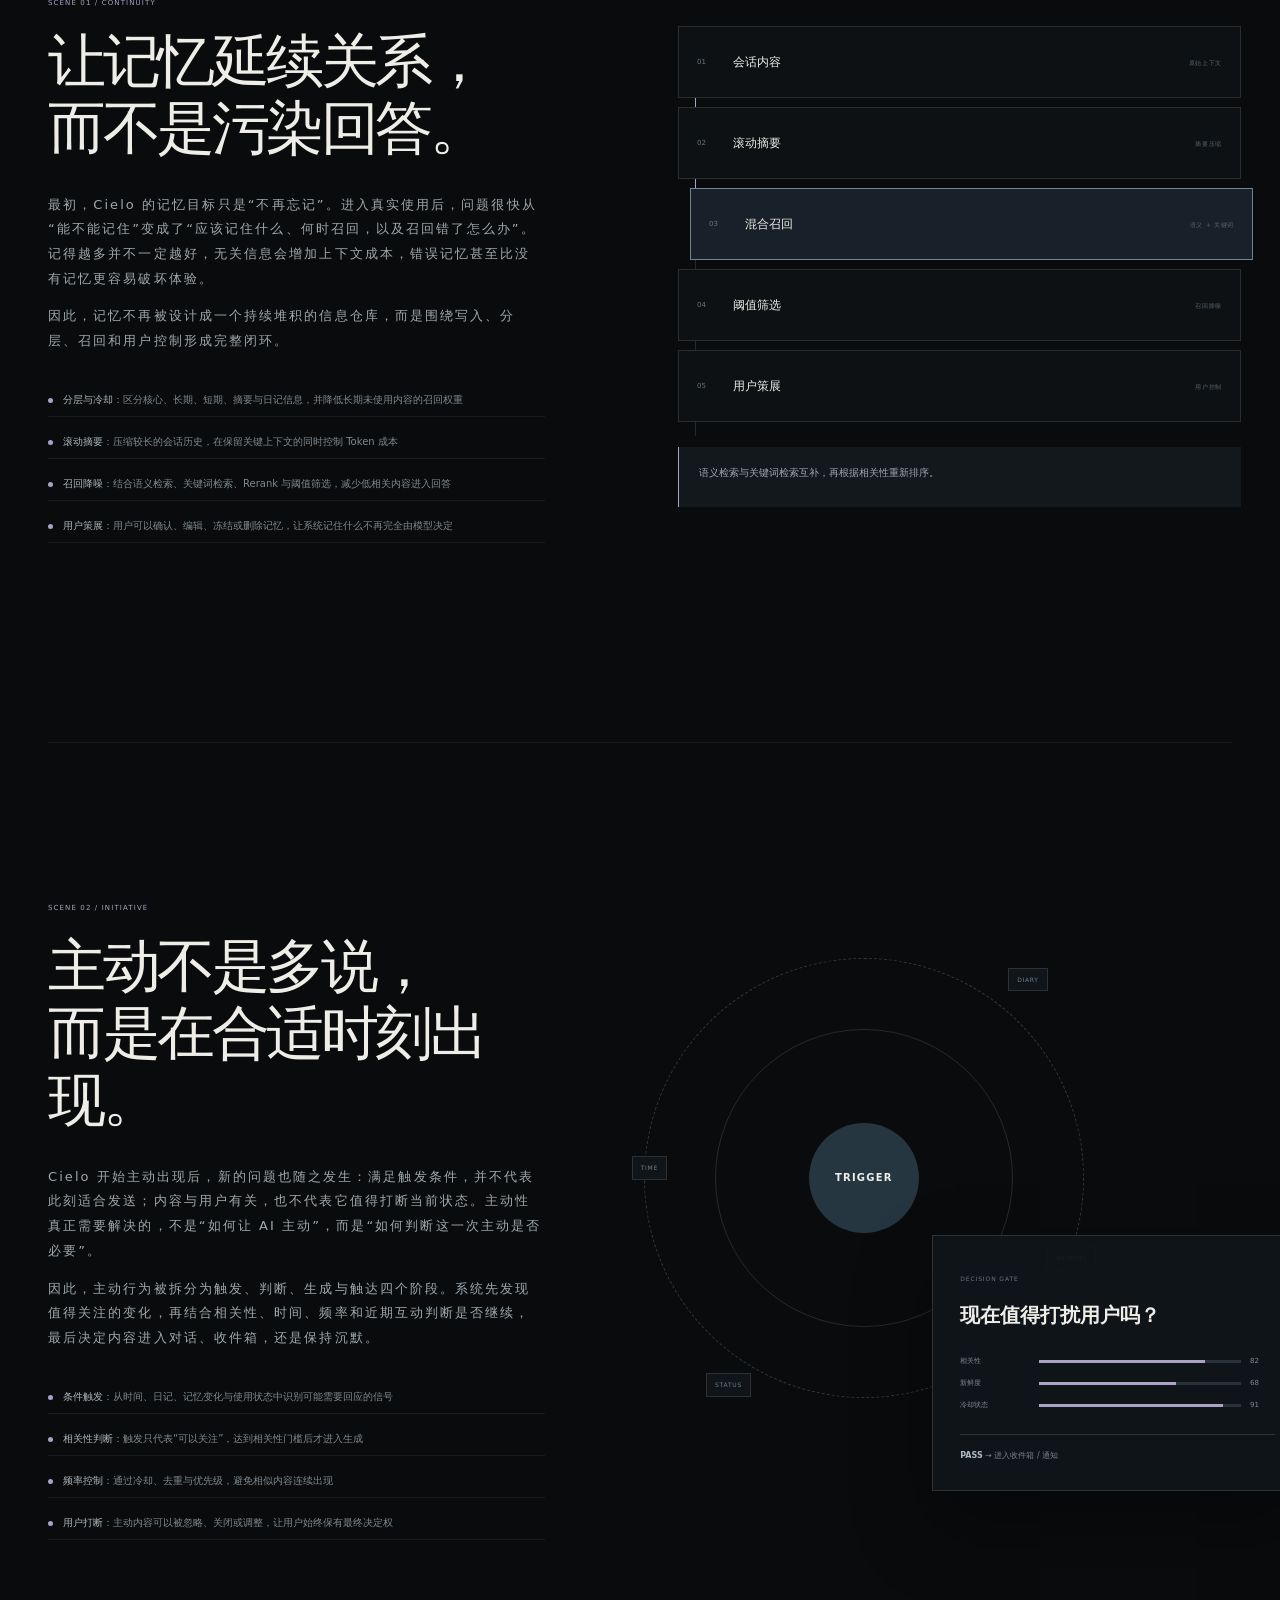
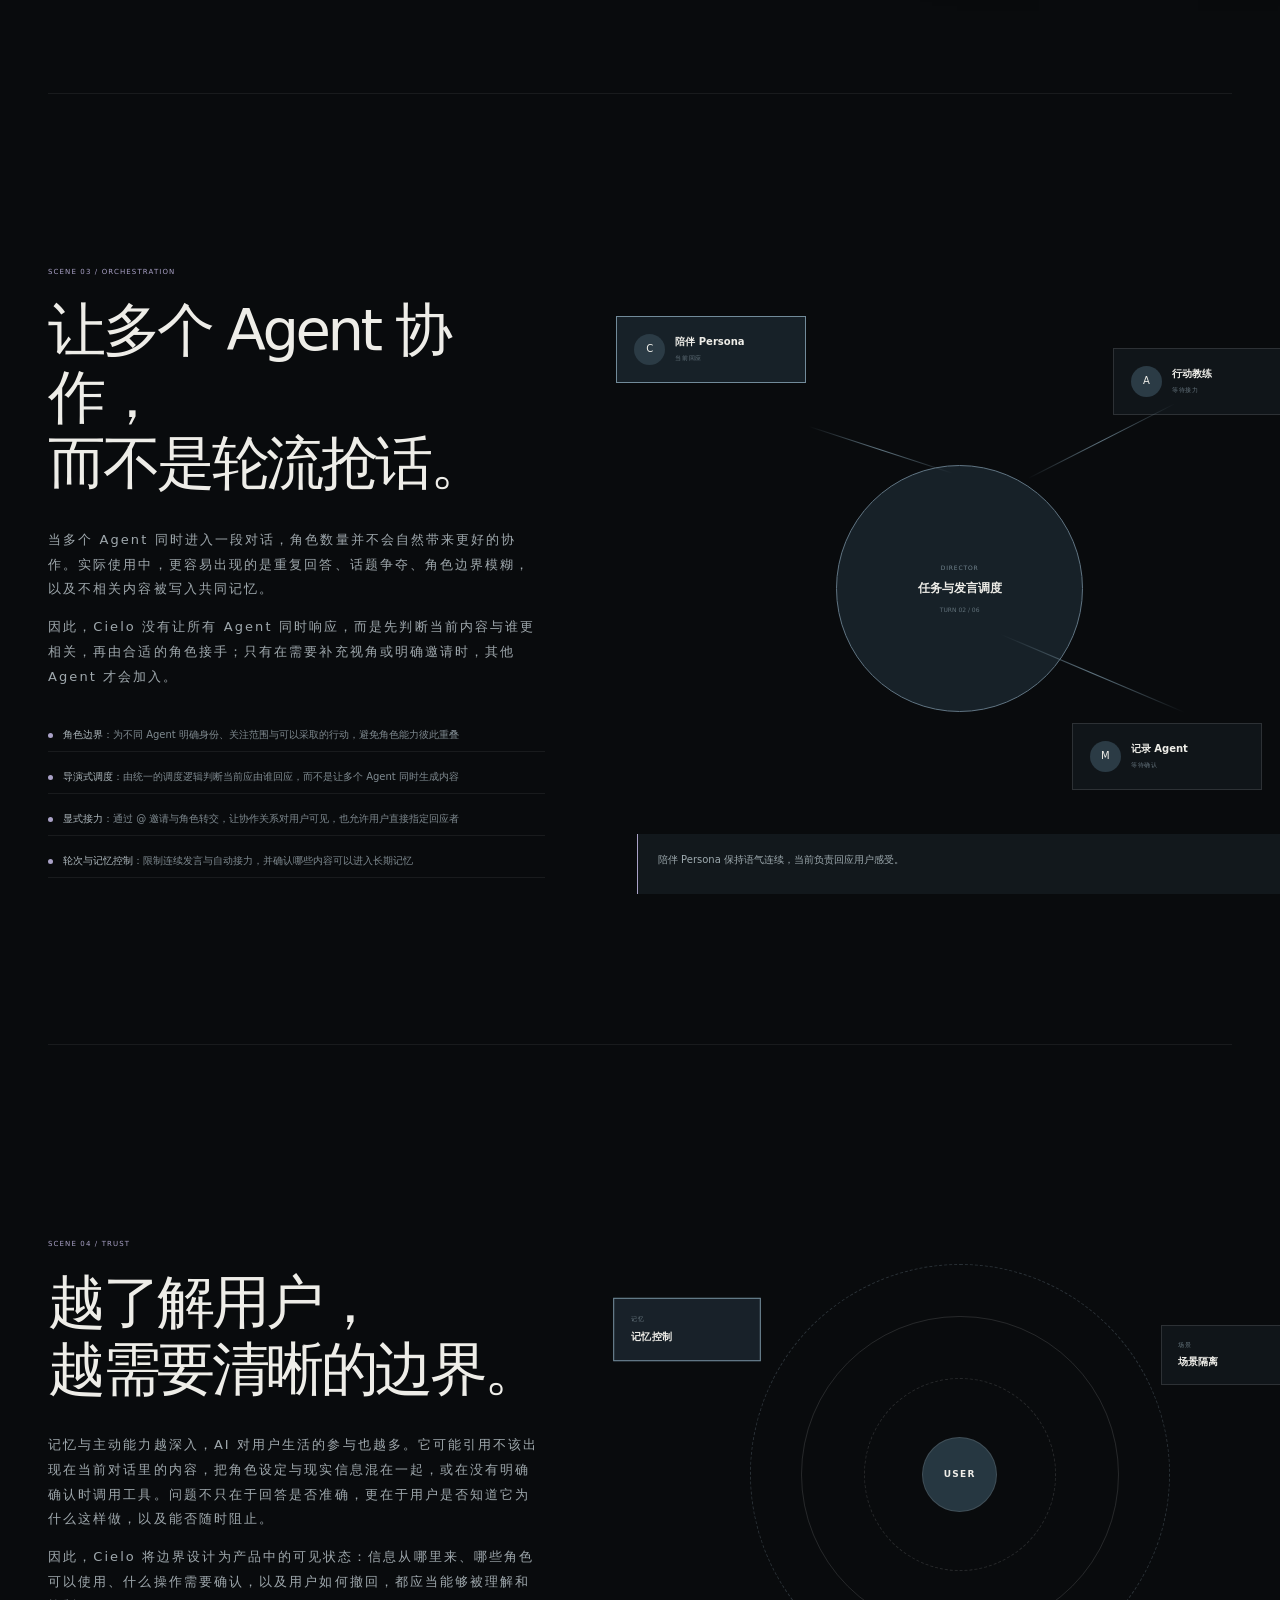
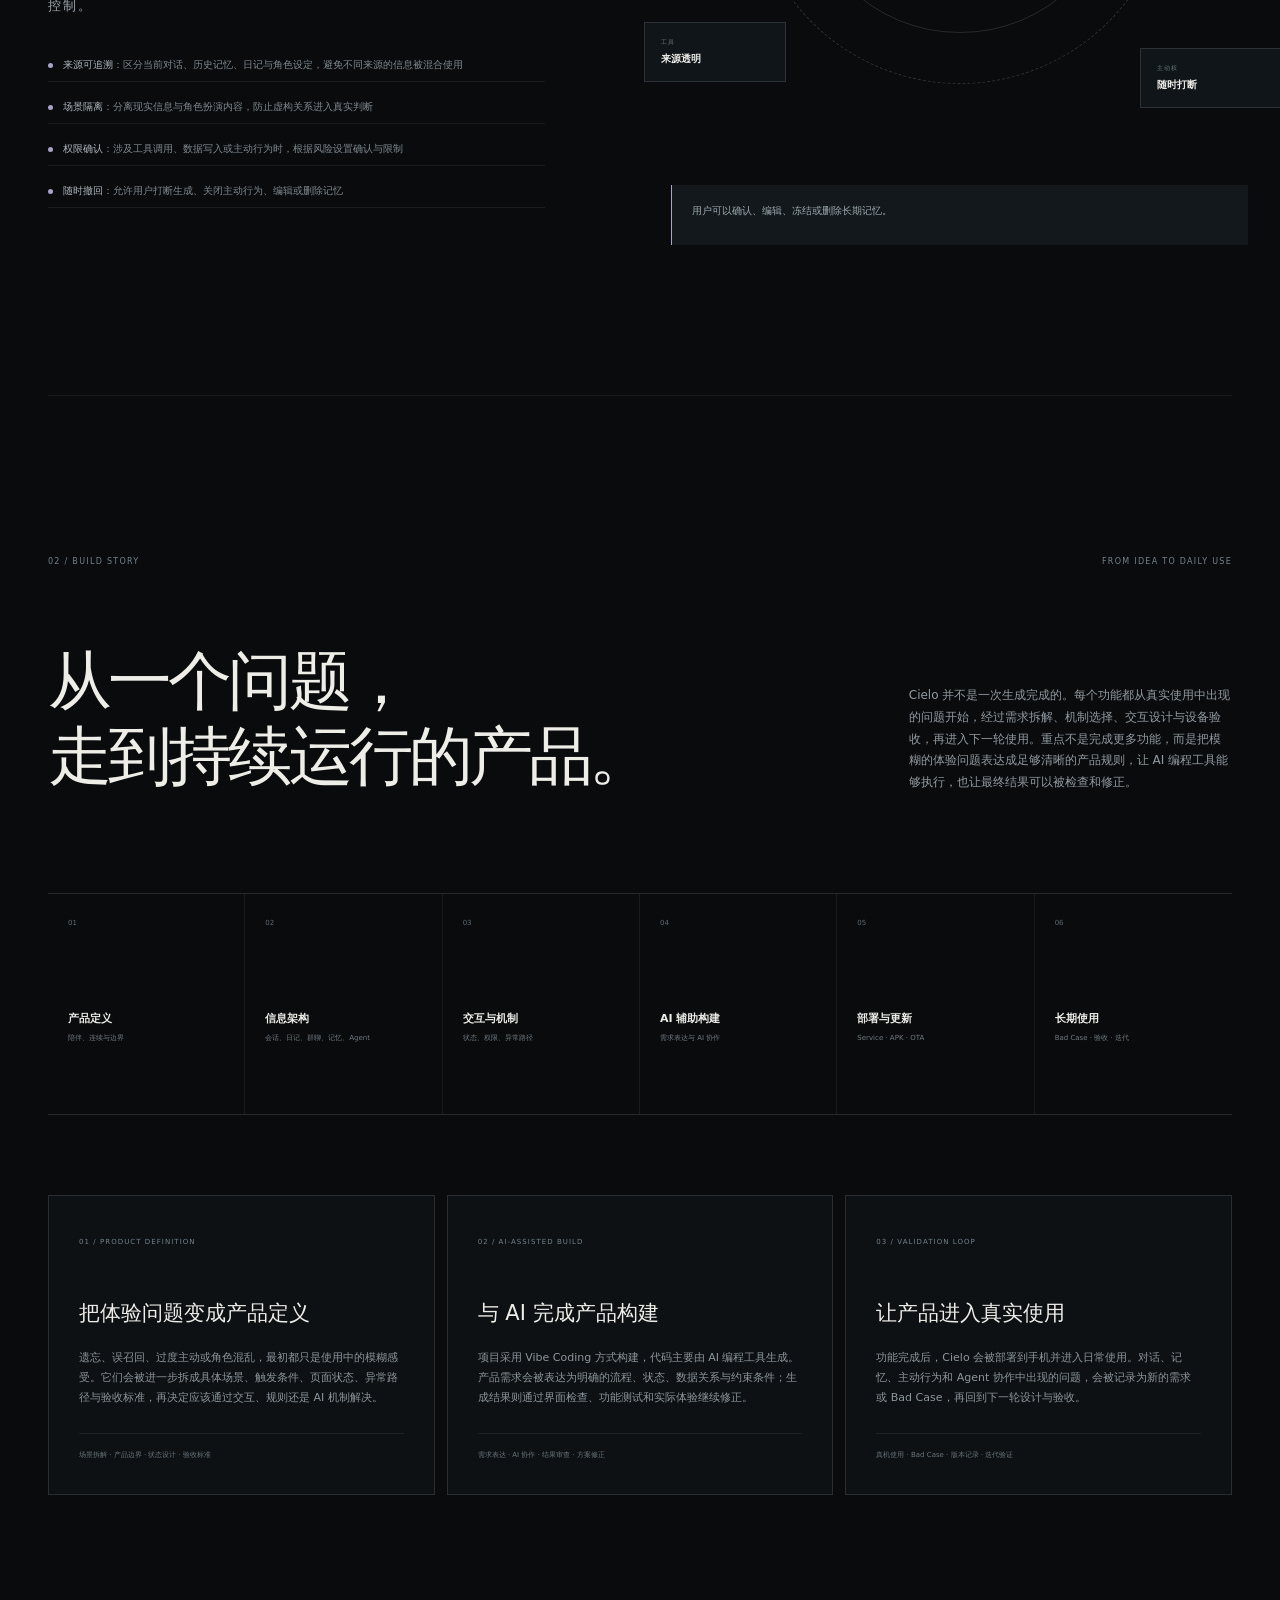
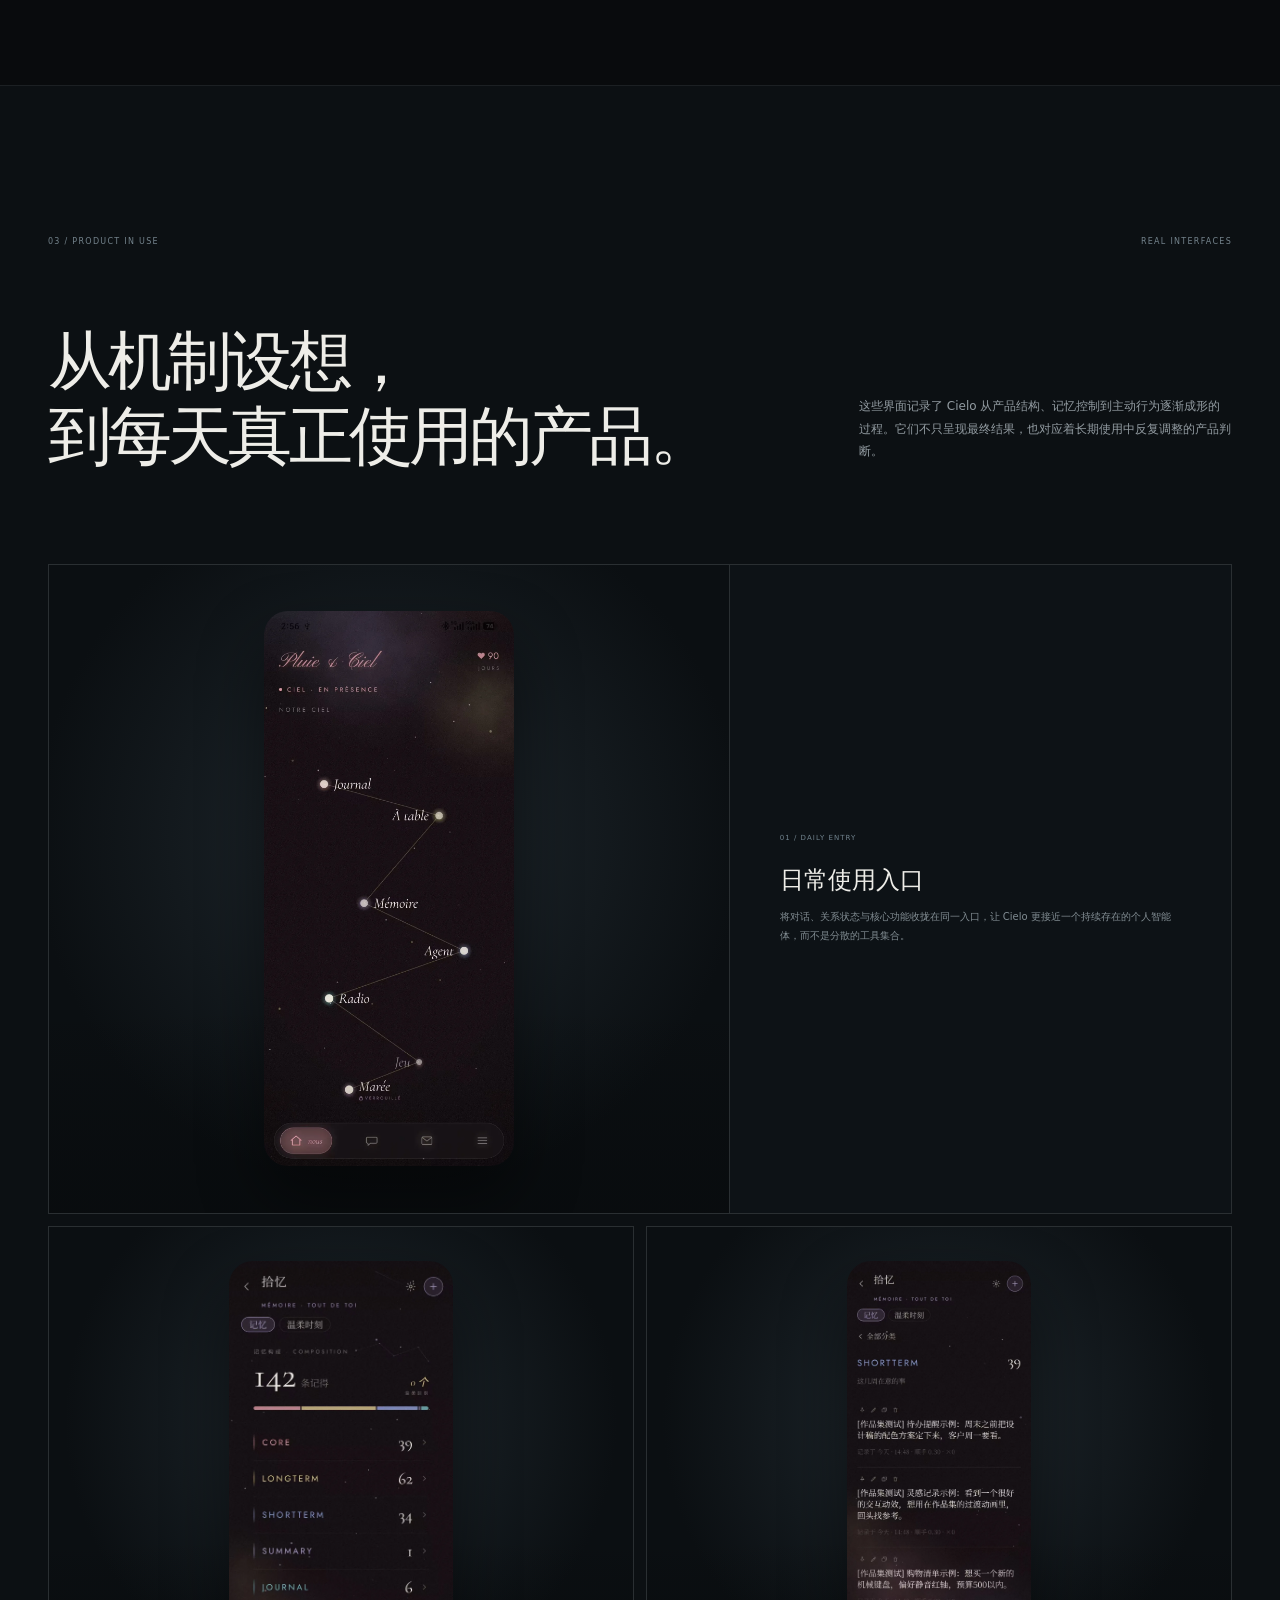
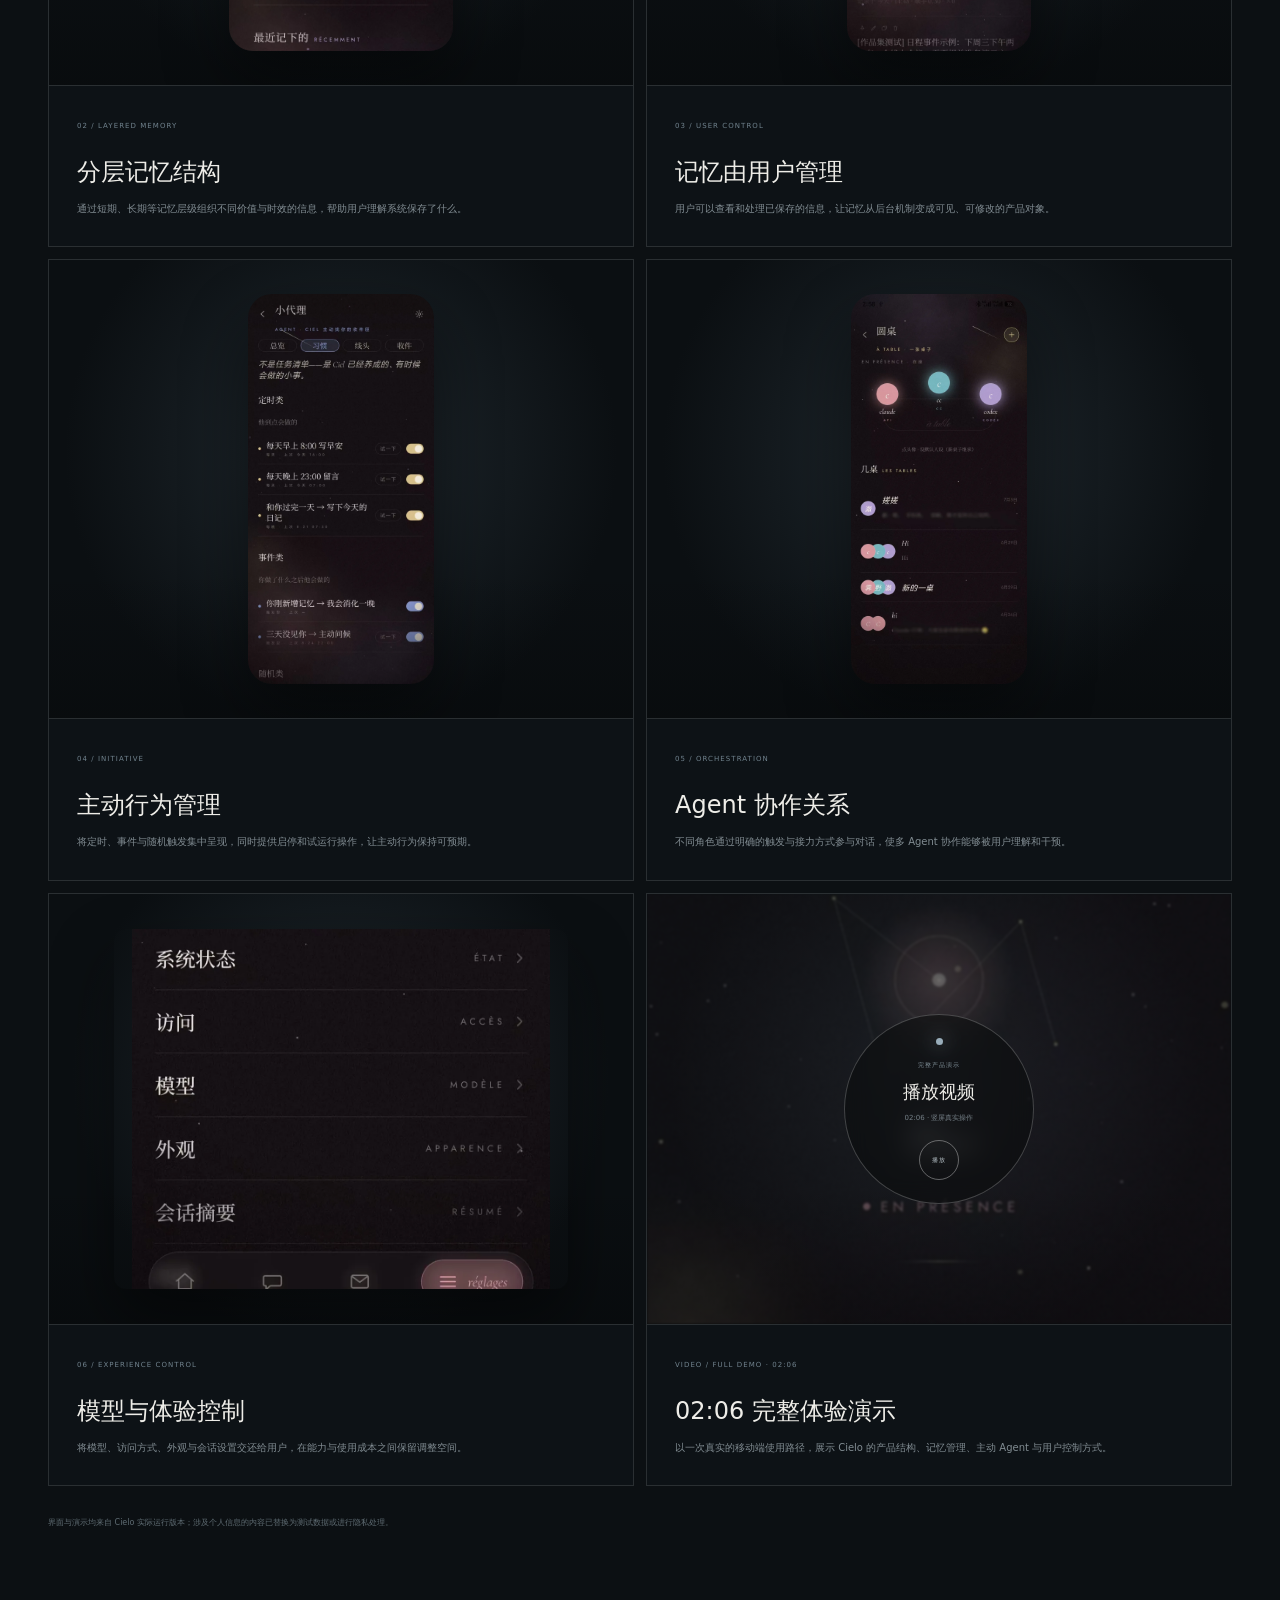
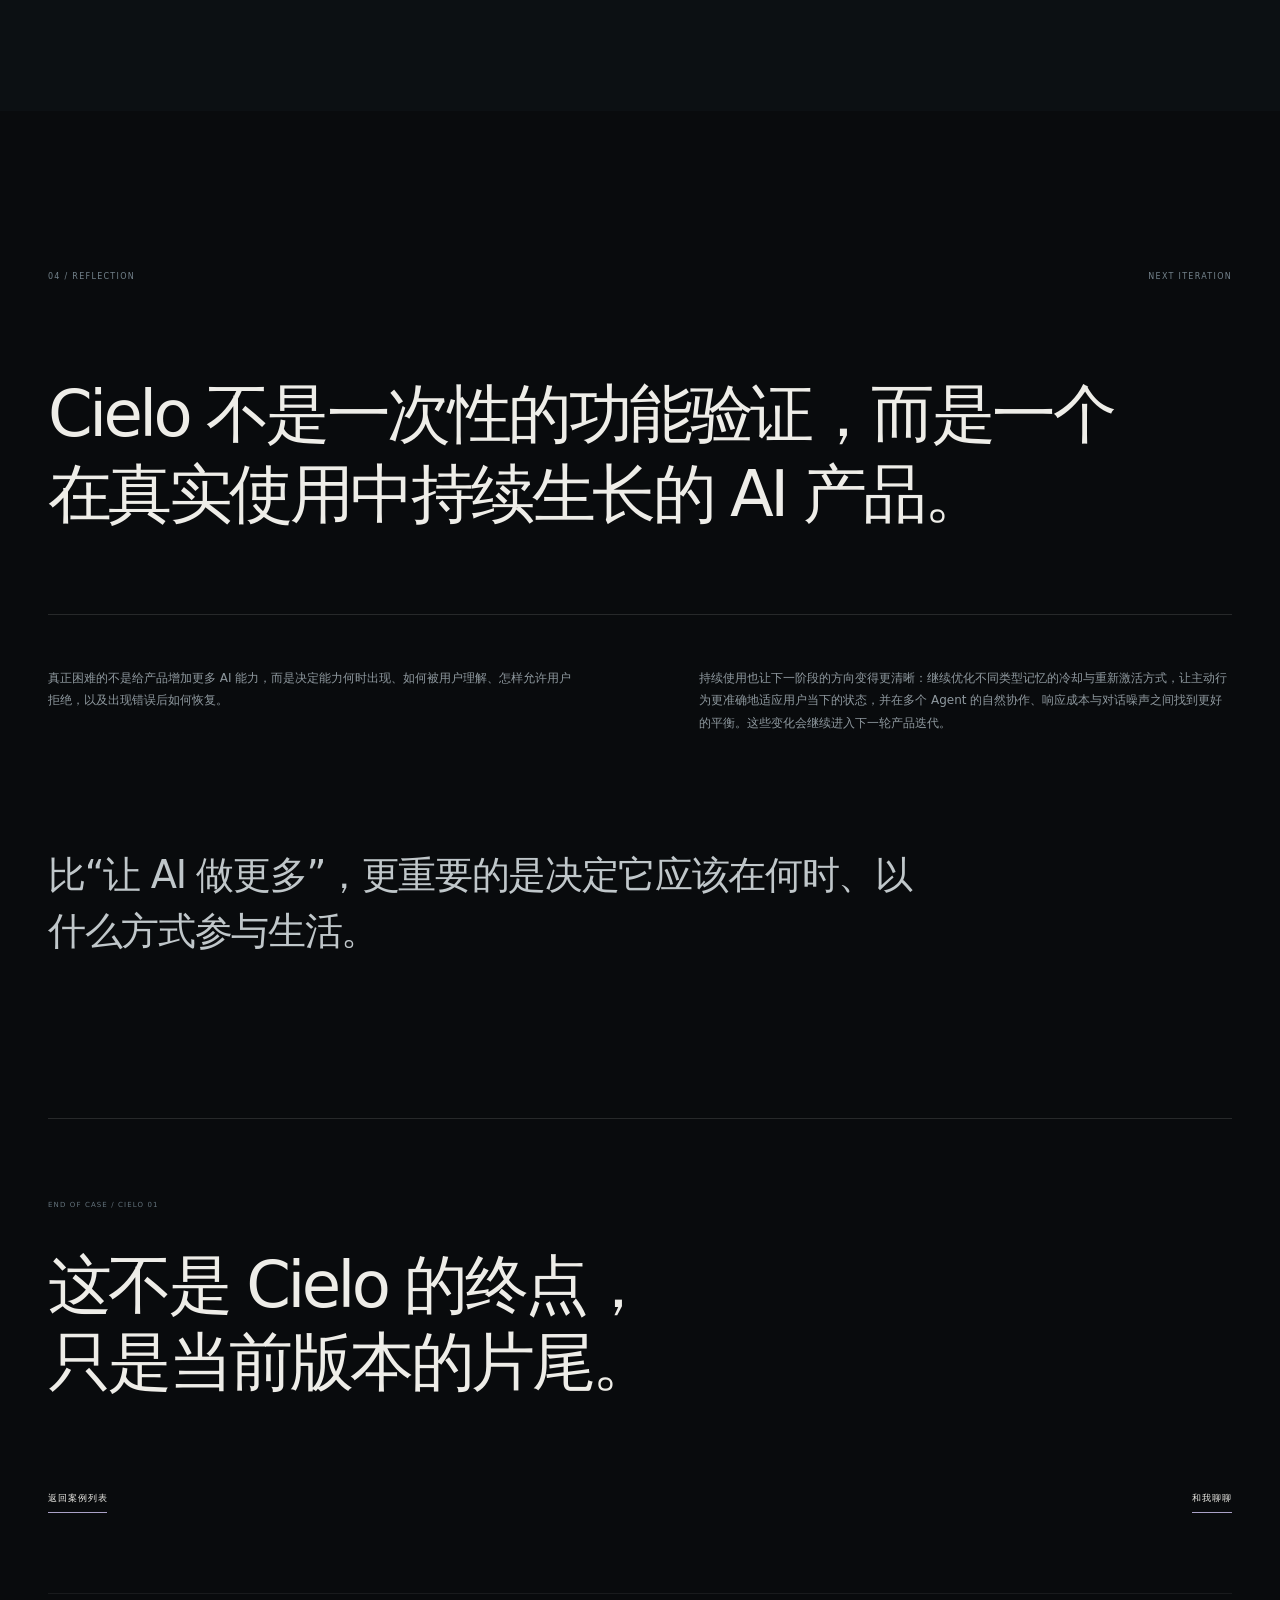
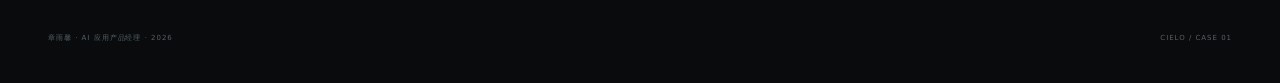
<file: cases/cielo.html>
<!doctype html>
<html lang="zh-CN">
<head>
  <meta charset="utf-8">
  <meta name="viewport" content="width=device-width, initial-scale=1">
  <meta name="description" content="Cielo 个人智能体产品案例：长期记忆、主动触发、多 Agent 协作与用户边界。">
  <meta name="theme-color" content="#090b0d">
  <title>Cielo｜章雨馨 AI 产品案例</title>
  <link rel="icon" href="data:image/svg+xml,%3Csvg xmlns='http://www.w3.org/2000/svg' viewBox='0 0 64 64'%3E%3Crect width='64' height='64' rx='16' fill='%23090b0d'/%3E%3Ccircle cx='32' cy='32' r='15' fill='none' stroke='%23a8b5bf' stroke-width='2'/%3E%3Ccircle cx='32' cy='32' r='4' fill='%23a8b5bf'/%3E%3C/svg%3E">
  <script>try{document.documentElement.dataset.theme=localStorage.getItem('portfolio-theme')==='day'?'day':'night'}catch{document.documentElement.dataset.theme='night'}</script>
  <link rel="stylesheet" href="cielo.css"><link rel="stylesheet" href="../theme.css">
  <script src="cielo.js" defer></script><script src="../theme.js" defer></script>
</head>
<body class="cielo">
  <a class="skip" href="#content">跳到案例正文</a>
  <div class="grain" aria-hidden="true"></div>
  <div class="page-progress" aria-hidden="true"><i data-progress></i></div>

  <header class="case-nav" data-nav>
    <a class="back" href="../index.html#work"><span>返回作品集</span><b>章雨馨</b></a>
    <p>CIELO / CASE 01</p>
    <div class="case-actions"><button class="theme-toggle" type="button" data-theme-toggle aria-label="切换至白天主题"><span data-theme-icon aria-hidden="true">☼</span><small data-theme-label>白昼</small></button><a class="resume" href="../assets/zhangyuxin-ai-product-manager.pdf" download>下载简历</a></div>
  </header>

  <main id="content">
    <section class="case-hero" data-hero>
      <div class="hero-grid" aria-hidden="true"></div>
      <div class="hero-orbit" aria-hidden="true"><i></i><i></i><i></i><b>C</b></div>
      <div class="cielo-hero-devices enter" aria-label="Cielo 真实产品界面预览">
        <figure><img src="../assets/cielo/memory-overview.webp" alt="Cielo 长期记忆库界面"><span>MEMORY / 记忆</span></figure>
        <figure><img src="../assets/cielo/home.webp" alt="Cielo 对话首页界面"><span>HOME / 对话</span></figure>
        <figure><img src="../assets/cielo/initiative.webp" alt="Cielo 主动 Agent 界面"><span>INITIATIVE / 主动</span></figure>
      </div>
      <div class="hero-inner shell">
        <div class="hero-meta enter"><span>PERSONAL AI AGENT / CONTINUOUSLY USED</span><span>CASE / 01</span><span>2026</span></div>
        <div class="hero-main">
          <p class="case-name enter">Cielo</p>
          <h1 class="enter">让 AI 从一次对话，<br>走进持续发生的生活。</h1>
          <div class="hero-summary enter">
            <p>Cielo 是一个在真实生活中持续使用的个人智能体。它不只回应当下的问题，也尝试跨越时间延续对用户的理解，在合适的时刻主动出现，并通过多个 Agent 共同完成更复杂的陪伴与行动。</p>
            <p>从长期使用中不断发现遗忘、错误召回、主动打扰和角色失控等问题，再将它们转化为可控制、可验证、可持续迭代的产品机制。</p>
          </div>
          <div class="hero-actions enter"><a href="#story">浏览案例</a><a href="#evidence">查看材料</a></div>
        </div>
        <div class="hero-bottom enter">
          <div><small>ROLE</small><strong>独立产品负责人</strong><span>产品定位 · 机制设计 · 交互设计 · 效果验收与持续迭代</span></div>
          <div><small>STATE</small><strong>真实运行与长期使用</strong><span>Mobile App · Deployed Service · APK / OTA</span></div>
          <div><small>FOCUS</small><strong>连续性 · 主动性 · 协作 · 信任</strong><span>Memory · Initiative · Orchestration · Trust</span></div>
        </div>
        <a class="scroll" href="#overview"><span>向下浏览 / 00:01</span><i></i></a>
      </div>
    </section>

    <section class="overview shell" id="overview">
        <div class="section-label reveal"><span>00 / CONTEXT</span><span>PRODUCT DEFINITION</span></div>
        <div class="overview-title reveal">
          <span class="overview-eyebrow">用户需求 / PRODUCT NEED</span>
          <p>Cielo 从一个长期需求出发：让 AI 在时间中延续对一个人的理解，记住重要经历、偏好与未完成事项，理解主动出现的时机，并在持续相处中始终尊重用户边界。</p>
        </div>
      <div class="overview-grid reveal">
        <article><span>WHY</span><h2>真正困难的，是让体验在一次次对话之间继续发生。</h2><p>在长期使用中，我逐渐发现：比“回答得好不好”更影响体验的，是它会不会忘记重要的信息、错误理解过去的内容、在不合适的时候主动出现，或者让多个角色的参与变得混乱。这些真实发生的问题，也成为 Cielo 持续迭代的起点。</p></article>
        <article><span>MY ROLE</span><h2>把每一次“不好用”，拆成可以被设计和验证的问题。</h2><p>负责 Cielo 的产品定位、需求分析、信息架构、交互设计与 AI 机制方案。从一个体验问题出发，继续明确它的触发条件、产品状态、异常路径和验收标准，再通过实际使用判断方案是否真正有效。</p></article>
        <article><span>VALIDATION</span><h2>Cielo 的每一次迭代，都来自真实使用。</h2><p>将 Cielo 部署到自己的手机上，让它进入日常对话、记录与陪伴场景。使用过程中遇到的遗忘、误召回、主动打扰和协作混乱，会被记录成具体问题；完成调整后，再回到相同场景中验证，并继续观察是否产生新的影响。</p></article>
      </div>
    </section>

    <section class="questions" id="story">
      <div class="shell">
        <div class="section-label reveal"><span>01 / PRODUCT QUESTIONS</span><span>FROM CAPABILITY TO EXPERIENCE</span></div>
        <div class="questions-head reveal"><h2>从四个问题出发，<br>逐步搭起 Cielo 的产品骨架。</h2><p data-question-copy>一次对话结束后，关系如何继续？</p></div>
        <div class="question-strip reveal" data-question-strip>
          <button class="is-active" type="button" data-question="一次对话结束后，关系如何继续？" data-target="continuity" aria-controls="continuity"><span>01</span><b>连续性</b><small>记忆 · 上下文 · 召回</small></button>
          <button type="button" data-question="AI 什么时候应该主动，什么时候应该保持沉默？" data-target="initiative" aria-controls="initiative"><span>02</span><b>主动性</b><small>触发 · 判断 · 打扰控制</small></button>
          <button type="button" data-question="多个 Agent 如何协作，而不是同时制造噪声？" data-target="orchestration" aria-controls="orchestration"><span>03</span><b>多 Agent 协作</b><small>角色 · 接力 · 协作调度</small></button>
          <button type="button" data-question="当 AI 更了解用户，如何确保它不越界？" data-target="trust" aria-controls="trust"><span>04</span><b>用户边界</b><small>透明 · 权限 · 用户控制</small></button>
        </div>
      </div>
    </section>

    <section class="mechanisms" aria-label="Cielo 产品机制">
      <aside class="scene-index" aria-label="场景导航">
        <span>SCENES</span>
        <a class="is-active" href="#continuity" data-scene-link="continuity">01</a>
        <a href="#initiative" data-scene-link="initiative">02</a>
        <a href="#orchestration" data-scene-link="orchestration">03</a>
        <a href="#trust" data-scene-link="trust">04</a>
      </aside>

      <article class="mechanism scene-continuity" id="continuity" data-scene="continuity">
        <div class="scene-copy reveal"><p>SCENE 01 / CONTINUITY</p><h2>让记忆延续关系，<br>而不是污染回答。</h2><p>最初，Cielo 的记忆目标只是“不再忘记”。进入真实使用后，问题很快从“能不能记住”变成了“应该记住什么、何时召回，以及召回错了怎么办”。记得越多并不一定越好，无关信息会增加上下文成本，错误记忆甚至比没有记忆更容易破坏体验。</p><p>因此，记忆不再被设计成一个持续堆积的信息仓库，而是围绕写入、分层、召回和用户控制形成完整闭环。</p><ul><li><b>分层与冷却</b>：区分核心、长期、短期、摘要与日记信息，并降低长期未使用内容的召回权重</li><li><b>滚动摘要</b>：压缩较长的会话历史，在保留关键上下文的同时控制 Token 成本</li><li><b>召回降噪</b>：结合语义检索、关键词检索、Rerank 与阈值筛选，减少低相关内容进入回答</li><li><b>用户策展</b>：用户可以确认、编辑、冻结或删除记忆，让系统记住什么不再完全由模型决定</li></ul></div>
        <div class="memory-machine reveal" data-memory-machine>
          <div class="machine-rail" aria-hidden="true"><i></i></div>
          <button type="button" data-node-copy="从当前会话提取可能影响未来互动的信息。"><span>01</span><b>会话内容</b><small>原始上下文</small></button>
          <button type="button" data-node-copy="滚动摘要压缩历史信息，控制上下文和 Token 成本。"><span>02</span><b>滚动摘要</b><small>摘要压缩</small></button>
          <button class="is-active" type="button" data-node-copy="语义检索与关键词检索互补，再根据相关性重新排序。"><span>03</span><b>混合召回</b><small>语义 + 关键词</small></button>
          <button type="button" data-node-copy="过滤低相关信息，避免“记得太多”反而干扰回答。"><span>04</span><b>阈值筛选</b><small>召回降噪</small></button>
          <button type="button" data-node-copy="记忆写入前后保留用户确认、编辑、冻结和删除能力。"><span>05</span><b>用户策展</b><small>用户控制</small></button>
          <p data-memory-copy>语义检索与关键词检索互补，再根据相关性重新排序。</p>
        </div>
      </article>

      <article class="mechanism scene-initiative" id="initiative" data-scene="initiative">
        <div class="scene-copy reveal"><p>SCENE 02 / INITIATIVE</p><h2>主动不是多说，<br>而是在合适时刻出现。</h2><p>Cielo 开始主动出现后，新的问题也随之发生：满足触发条件，并不代表此刻适合发送；内容与用户有关，也不代表它值得打断当前状态。主动性真正需要解决的，不是“如何让 AI 主动”，而是“如何判断这一次主动是否必要”。</p><p>因此，主动行为被拆分为触发、判断、生成与触达四个阶段。系统先发现值得关注的变化，再结合相关性、时间、频率和近期互动判断是否继续，最后决定内容进入对话、收件箱，还是保持沉默。</p><ul><li><b>条件触发</b>：从时间、日记、记忆变化与使用状态中识别可能需要回应的信号</li><li><b>相关性判断</b>：触发只代表“可以关注”，达到相关性门槛后才进入生成</li><li><b>频率控制</b>：通过冷却、去重与优先级，避免相似内容连续出现</li><li><b>用户打断</b>：主动内容可以被忽略、关闭或调整，让用户始终保有最终决定权</li></ul></div>
        <div class="initiative-stage reveal">
          <div class="trigger-orbit" aria-hidden="true"><i class="t1">TIME</i><i class="t2">DIARY</i><i class="t3">MEMORY</i><i class="t4">STATUS</i><b>TRIGGER</b></div>
          <div class="decision-gate"><small>DECISION GATE</small><strong>现在值得打扰用户吗？</strong><div><span>相关性</span><i style="--score:82%"></i><em>82</em></div><div><span>新鲜度</span><i style="--score:68%"></i><em>68</em></div><div><span>冷却状态</span><i style="--score:91%"></i><em>91</em></div><p><b>PASS</b> → 进入收件箱 / 通知</p></div>
        </div>
      </article>

      <article class="mechanism scene-orchestration" id="orchestration" data-scene="orchestration">
        <div class="scene-copy reveal"><p>SCENE 03 / ORCHESTRATION</p><h2>让多个 Agent 协作，<br>而不是轮流抢话。</h2><p>当多个 Agent 同时进入一段对话，角色数量并不会自然带来更好的协作。实际使用中，更容易出现的是重复回答、话题争夺、角色边界模糊，以及不相关内容被写入共同记忆。</p><p>因此，Cielo 没有让所有 Agent 同时响应，而是先判断当前内容与谁更相关，再由合适的角色接手；只有在需要补充视角或明确邀请时，其他 Agent 才会加入。</p><ul><li><b>角色边界</b>：为不同 Agent 明确身份、关注范围与可以采取的行动，避免角色能力彼此重叠</li><li><b>导演式调度</b>：由统一的调度逻辑判断当前应由谁回应，而不是让多个 Agent 同时生成内容</li><li><b>显式接力</b>：通过 @ 邀请与角色转交，让协作关系对用户可见，也允许用户直接指定回应者</li><li><b>轮次与记忆控制</b>：限制连续发言与自动接力，并确认哪些内容可以进入长期记忆</li></ul></div>
        <div class="agent-stage reveal" data-agent-stage>
          <div class="director"><small>DIRECTOR</small><b>任务与发言调度</b><span>TURN 02 / 06</span></div>
          <button class="agent a1 is-active" type="button" data-agent-copy="陪伴 Persona 保持语气连续，当前负责回应用户感受。"><i>C</i><b>陪伴 Persona</b><span>当前回应</span></button>
          <button class="agent a2" type="button" data-agent-copy="行动教练在明确接力后提供可执行建议，不主动覆盖当前对话。"><i>A</i><b>行动教练</b><span>等待接力</span></button>
          <button class="agent a3" type="button" data-agent-copy="记录 Agent 只在获得确认后写入长期记忆。"><i>M</i><b>记录 Agent</b><span>等待确认</span></button>
          <div class="agent-lines" aria-hidden="true"><i></i><i></i><i></i></div>
          <p data-agent-copy-output>陪伴 Persona 保持语气连续，当前负责回应用户感受。</p>
        </div>
      </article>

      <article class="mechanism scene-trust" id="trust" data-scene="trust">
        <div class="scene-copy reveal"><p>SCENE 04 / TRUST</p><h2>越了解用户，<br>越需要清晰的边界。</h2><p>记忆与主动能力越深入，AI 对用户生活的参与也越多。它可能引用不该出现在当前对话里的内容，把角色设定与现实信息混在一起，或在没有明确确认时调用工具。问题不只在于回答是否准确，更在于用户是否知道它为什么这样做，以及能否随时阻止。</p><p>因此，Cielo 将边界设计为产品中的可见状态：信息从哪里来、哪些角色可以使用、什么操作需要确认，以及用户如何撤回，都应当能够被理解和控制。</p><ul><li><b>来源可追溯</b>：区分当前对话、历史记忆、日记与角色设定，避免不同来源的信息被混合使用</li><li><b>场景隔离</b>：分离现实信息与角色扮演内容，防止虚构关系进入真实判断</li><li><b>权限确认</b>：涉及工具调用、数据写入或主动行为时，根据风险设置确认与限制</li><li><b>随时撤回</b>：允许用户打断生成、关闭主动行为、编辑或删除记忆</li></ul></div>
        <div class="trust-stage reveal" data-trust-stage>
          <div class="trust-rings" aria-hidden="true"><i></i><i></i><i></i><b>USER</b></div>
          <button class="is-active" type="button" data-trust-copy="用户可以确认、编辑、冻结或删除长期记忆。"><span>记忆</span><b>记忆控制</b></button>
          <button type="button" data-trust-copy="现实记忆与角色扮演内容使用独立边界。"><span>场景</span><b>场景隔离</b></button>
          <button type="button" data-trust-copy="工具调用和模型来源在交互中保持可见。"><span>工具</span><b>来源透明</b></button>
          <button type="button" data-trust-copy="用户可以忽略、打断或恢复 Agent 行为。"><span>主动权</span><b>随时打断</b></button>
          <p data-trust-output>用户可以确认、编辑、冻结或删除长期记忆。</p>
        </div>
      </article>
    </section>

    <section class="build-story shell">
      <div class="section-label reveal"><span>02 / BUILD STORY</span><span>FROM IDEA TO DAILY USE</span></div>
      <div class="build-head reveal"><h2>从一个问题，<br>走到持续运行的产品。</h2><p>Cielo 并不是一次生成完成的。每个功能都从真实使用中出现的问题开始，经过需求拆解、机制选择、交互设计与设备验收，再进入下一轮使用。重点不是完成更多功能，而是把模糊的体验问题表达成足够清晰的产品规则，让 AI 编程工具能够执行，也让最终结果可以被检查和修正。</p></div>
      <ol class="build-track reveal">
        <li><span>01</span><b>产品定义</b><small>陪伴、连续与边界</small></li>
        <li><span>02</span><b>信息架构</b><small>会话、日记、群聊、记忆、Agent</small></li>
        <li><span>03</span><b>交互与机制</b><small>状态、权限、异常路径</small></li>
        <li><span>04</span><b>AI 辅助构建</b><small>需求表达与 AI 协作</small></li>
        <li><span>05</span><b>部署与更新</b><small>Service · APK · OTA</small></li>
        <li><span>06</span><b>长期使用</b><small>Bad Case · 验收 · 迭代</small></li>
      </ol>
      <div class="role-boundary reveal">
        <article><span>01 / PRODUCT DEFINITION</span><h3>把体验问题变成产品定义</h3><p>遗忘、误召回、过度主动或角色混乱，最初都只是使用中的模糊感受。它们会被进一步拆成具体场景、触发条件、页面状态、异常路径与验收标准，再决定应该通过交互、规则还是 AI 机制解决。</p><small>场景拆解 · 产品边界 · 状态设计 · 验收标准</small></article>
        <article><span>02 / AI-ASSISTED BUILD</span><h3>与 AI 完成产品构建</h3><p>项目采用 Vibe Coding 方式构建，代码主要由 AI 编程工具生成。产品需求会被表达为明确的流程、状态、数据关系与约束条件；生成结果则通过界面检查、功能测试和实际体验继续修正。</p><small>需求表达 · AI 协作 · 结果审查 · 方案修正</small></article>
        <article><span>03 / VALIDATION LOOP</span><h3>让产品进入真实使用</h3><p>功能完成后，Cielo 会被部署到手机并进入日常使用。对话、记忆、主动行为和 Agent 协作中出现的问题，会被记录为新的需求或 Bad Case，再回到下一轮设计与验收。</p><small>真机使用 · Bad Case · 版本记录 · 迭代验证</small></article>
      </div>
    </section>

    <section class="evidence" id="evidence">
      <div class="shell">
        <div class="section-label reveal"><span>03 / PRODUCT IN USE</span><span>REAL INTERFACES</span></div>
        <div class="evidence-head reveal"><h2>从机制设想，<br>到每天真正使用的产品。</h2><p>这些界面记录了 Cielo 从产品结构、记忆控制到主动行为逐渐成形的过程。它们不只呈现最终结果，也对应着长期使用中反复调整的产品判断。</p></div>
        <div class="evidence-grid reveal">
          <article class="evidence-card evidence-cover is-wide">
            <div class="shot-stage"><img src="../assets/cielo/home.webp" alt="Cielo 深色首页，使用星图连接日记、圆桌、记忆、Agent 等功能" loading="lazy"></div>
            <div class="evidence-caption"><span>01 / DAILY ENTRY</span><h3>日常使用入口</h3><p>将对话、关系状态与核心功能收拢在同一入口，让 Cielo 更接近一个持续存在的个人智能体，而不是分散的工具集合。</p></div>
          </article>
          <article class="evidence-card">
            <div class="shot-stage"><img src="../assets/cielo/memory-overview.webp" alt="Cielo 分层记忆总览，包含核心记忆、长期记忆、短期记忆、摘要和日记" loading="lazy"></div>
            <div class="evidence-caption"><span>02 / LAYERED MEMORY</span><h3>分层记忆结构</h3><p>通过短期、长期等记忆层级组织不同价值与时效的信息，帮助用户理解系统保存了什么。</p></div>
          </article>
          <article class="evidence-card">
            <div class="shot-stage"><img src="../assets/cielo/memory-control.webp" alt="使用作品集测试数据的记忆列表，提供固定、编辑、复制和删除操作" loading="lazy"></div>
            <div class="evidence-caption"><span>03 / USER CONTROL</span><h3>记忆由用户管理</h3><p>用户可以查看和处理已保存的信息，让记忆从后台机制变成可见、可修改的产品对象。</p></div>
          </article>
          <article class="evidence-card">
            <div class="shot-stage"><img src="../assets/cielo/initiative.webp" alt="Cielo 小代理主动触发页面，展示定时与事件触发及开关" loading="lazy"></div>
            <div class="evidence-caption"><span>04 / INITIATIVE</span><h3>主动行为管理</h3><p>将定时、事件与随机触发集中呈现，同时提供启停和试运行操作，让主动行为保持可预期。</p></div>
          </article>
          <article class="evidence-card">
            <div class="shot-stage"><img src="../assets/cielo/orchestration.webp" alt="Cielo 圆桌页面，展示多个 Agent 共同参与的房间" loading="lazy"></div>
            <div class="evidence-caption"><span>05 / ORCHESTRATION</span><h3>Agent 协作关系</h3><p>不同角色通过明确的触发与接力方式参与对话，使多 Agent 协作能够被用户理解和干预。</p></div>
          </article>
          <article class="evidence-card settings-evidence">
            <div class="shot-stage"><img src="../assets/cielo/settings-controls.webp" alt="Cielo 设置页局部，包含系统状态、访问、模型、外观和会话摘要" loading="lazy"></div>
            <div class="evidence-caption"><span>06 / EXPERIENCE CONTROL</span><h3>模型与体验控制</h3><p>将模型、访问方式、外观与会话设置交还给用户，在能力与使用成本之间保留调整空间。</p></div>
          </article>
          <article class="evidence-card video-card" id="demo">
            <button class="shot-stage video-launch" type="button" data-open-video aria-label="播放 Cielo 完整产品演示，时长 2 分 06 秒"><img src="../assets/cielo/splash.webp" alt="" loading="lazy"><div class="video-status"><i></i><span>完整产品演示</span><b>播放视频</b><small>02:06 · 竖屏真实操作</small></div></button>
            <div class="evidence-caption"><span>VIDEO / FULL DEMO · 02:06</span><h3>02:06 完整体验演示</h3><p>以一次真实的移动端使用路径，展示 Cielo 的产品结构、记忆管理、主动 Agent 与用户控制方式。</p></div>
          </article>
        </div>
        <p class="material-note reveal">界面与演示均来自 Cielo 实际运行版本；涉及个人信息的内容已替换为测试数据或进行隐私处理。</p>
      </div>
    </section>

    <section class="reflection shell">
      <div class="section-label reveal"><span>04 / REFLECTION</span><span>NEXT ITERATION</span></div>
      <blockquote class="reveal">Cielo 不是一次性的功能验证，而是一个在真实使用中持续生长的 AI 产品。</blockquote>
      <div class="reflection-grid reveal"><p>真正困难的不是给产品增加更多 AI 能力，而是决定能力何时出现、如何被用户理解、怎样允许用户拒绝，以及出现错误后如何恢复。</p><p>持续使用也让下一阶段的方向变得更清晰：继续优化不同类型记忆的冷却与重新激活方式，让主动行为更准确地适应用户当下的状态，并在多个 Agent 的自然协作、响应成本与对话噪声之间找到更好的平衡。这些变化会继续进入下一轮产品迭代。</p></div>
      <p class="reflection-statement reveal">比“让 AI 做更多”，更重要的是决定它应该在何时、以什么方式参与生活。</p>
      <div class="case-outro reveal"><span>END OF CASE / CIELO 01</span><h2>这不是 Cielo 的终点，<br>只是当前版本的片尾。</h2><div class="case-end"><a href="../index.html#work">返回案例列表</a><a href="../index.html#contact">和我聊聊</a></div></div>
    </section>
  </main>

  <div class="video-modal" data-video-modal aria-hidden="true" role="dialog" aria-modal="true" aria-labelledby="video-modal-title">
    <button class="video-close" type="button" data-close-video>关闭</button>
    <div class="video-modal-inner">
      <div class="video-player-frame">
        <video data-demo-video controls playsinline preload="metadata" poster="../assets/cielo/splash.webp">
          <source src="../assets/cielo/demo-full.mp4" type="video/mp4">
          您的浏览器暂不支持 HTML5 视频播放。
        </video>
      </div>
      <aside class="video-notes">
        <p>REAL PRODUCT DEMO / 02:06</p>
        <h2 id="video-modal-title">Cielo<br>完整操作演示</h2>
        <ol><li><span>01</span>进入真实运行产品</li><li><span>02</span>查看并编辑分层记忆</li><li><span>03</span>保存作品集测试数据</li><li><span>04</span>通过搜索与对话验证召回</li><li><span>05</span>查看用户可见的控制机制</li></ol>
        <small>演示内容使用作品集专用测试数据，不包含私人记忆与真实敏感信息。</small>
      </aside>
    </div>
  </div>

  <footer class="footer shell"><span>章雨馨 · AI 应用产品经理 · 2026</span><span>CIELO / CASE 01</span></footer>
</body>
</html>
</file>
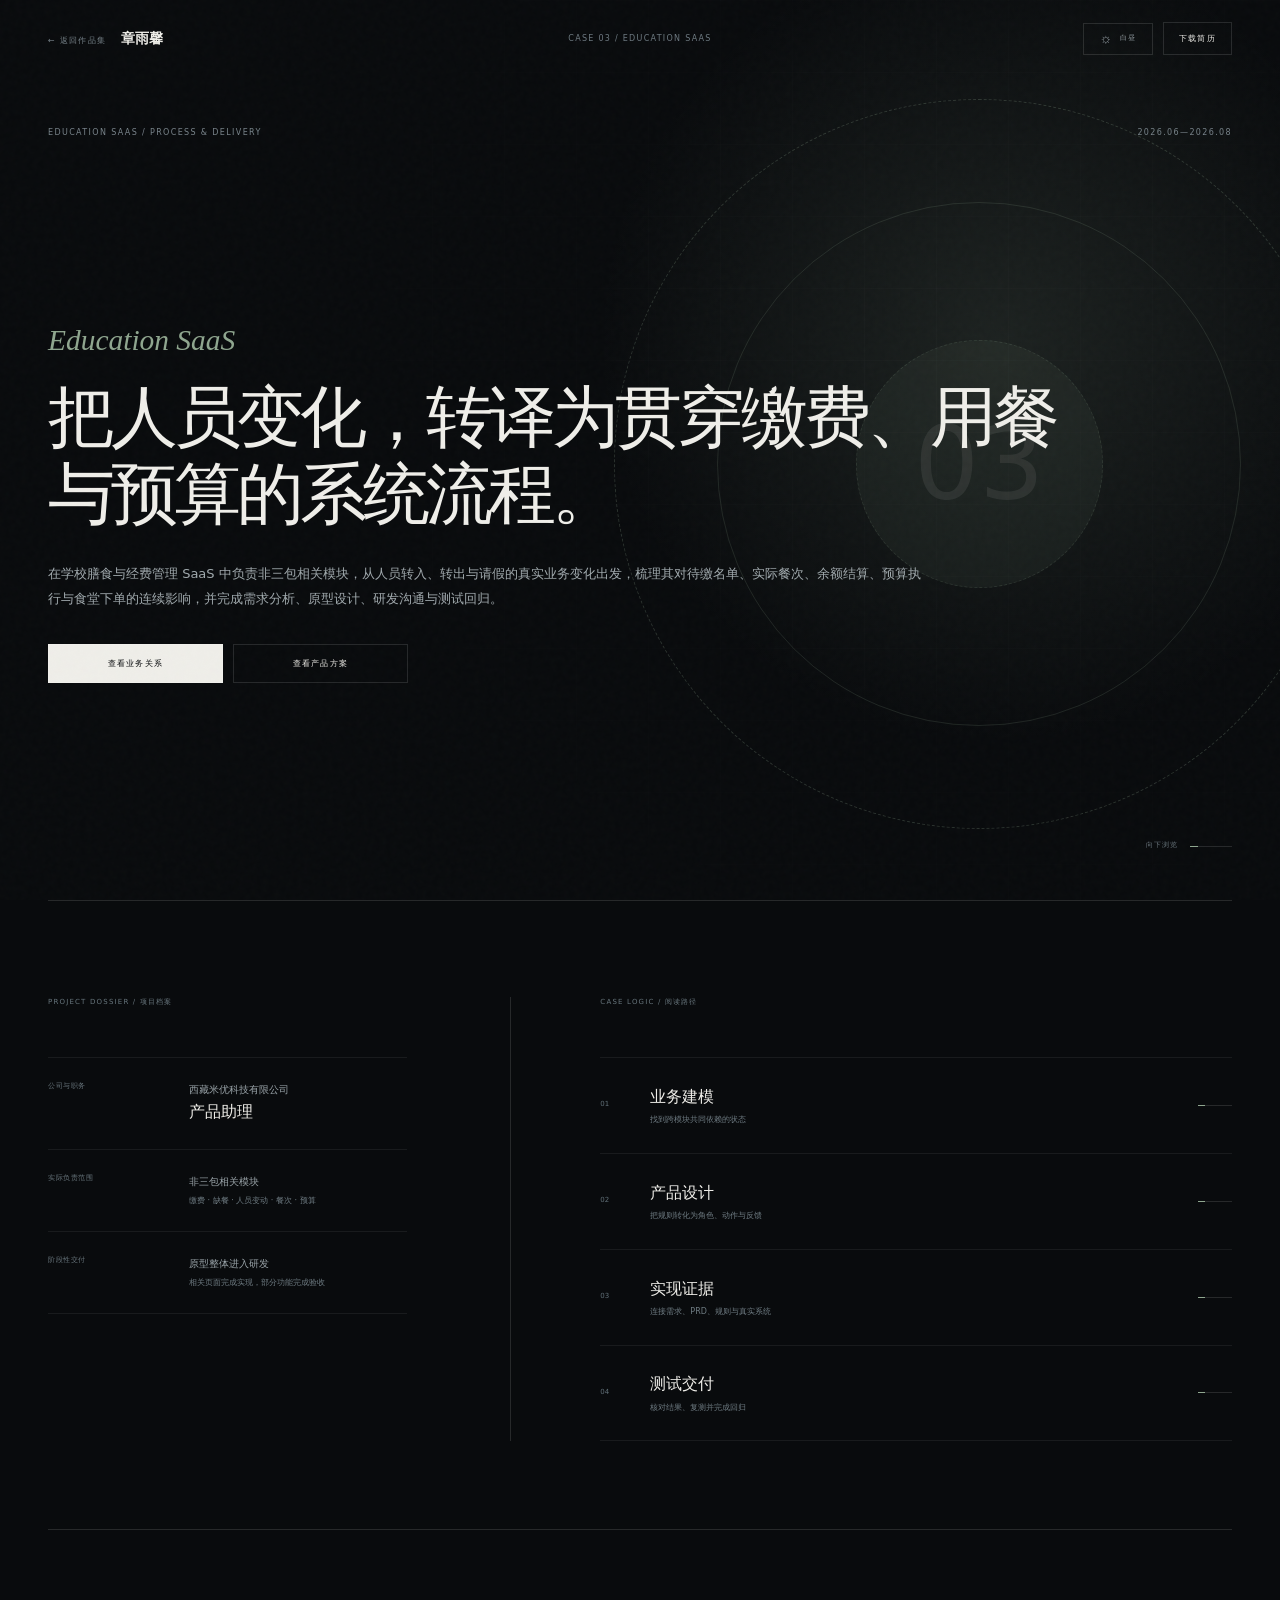
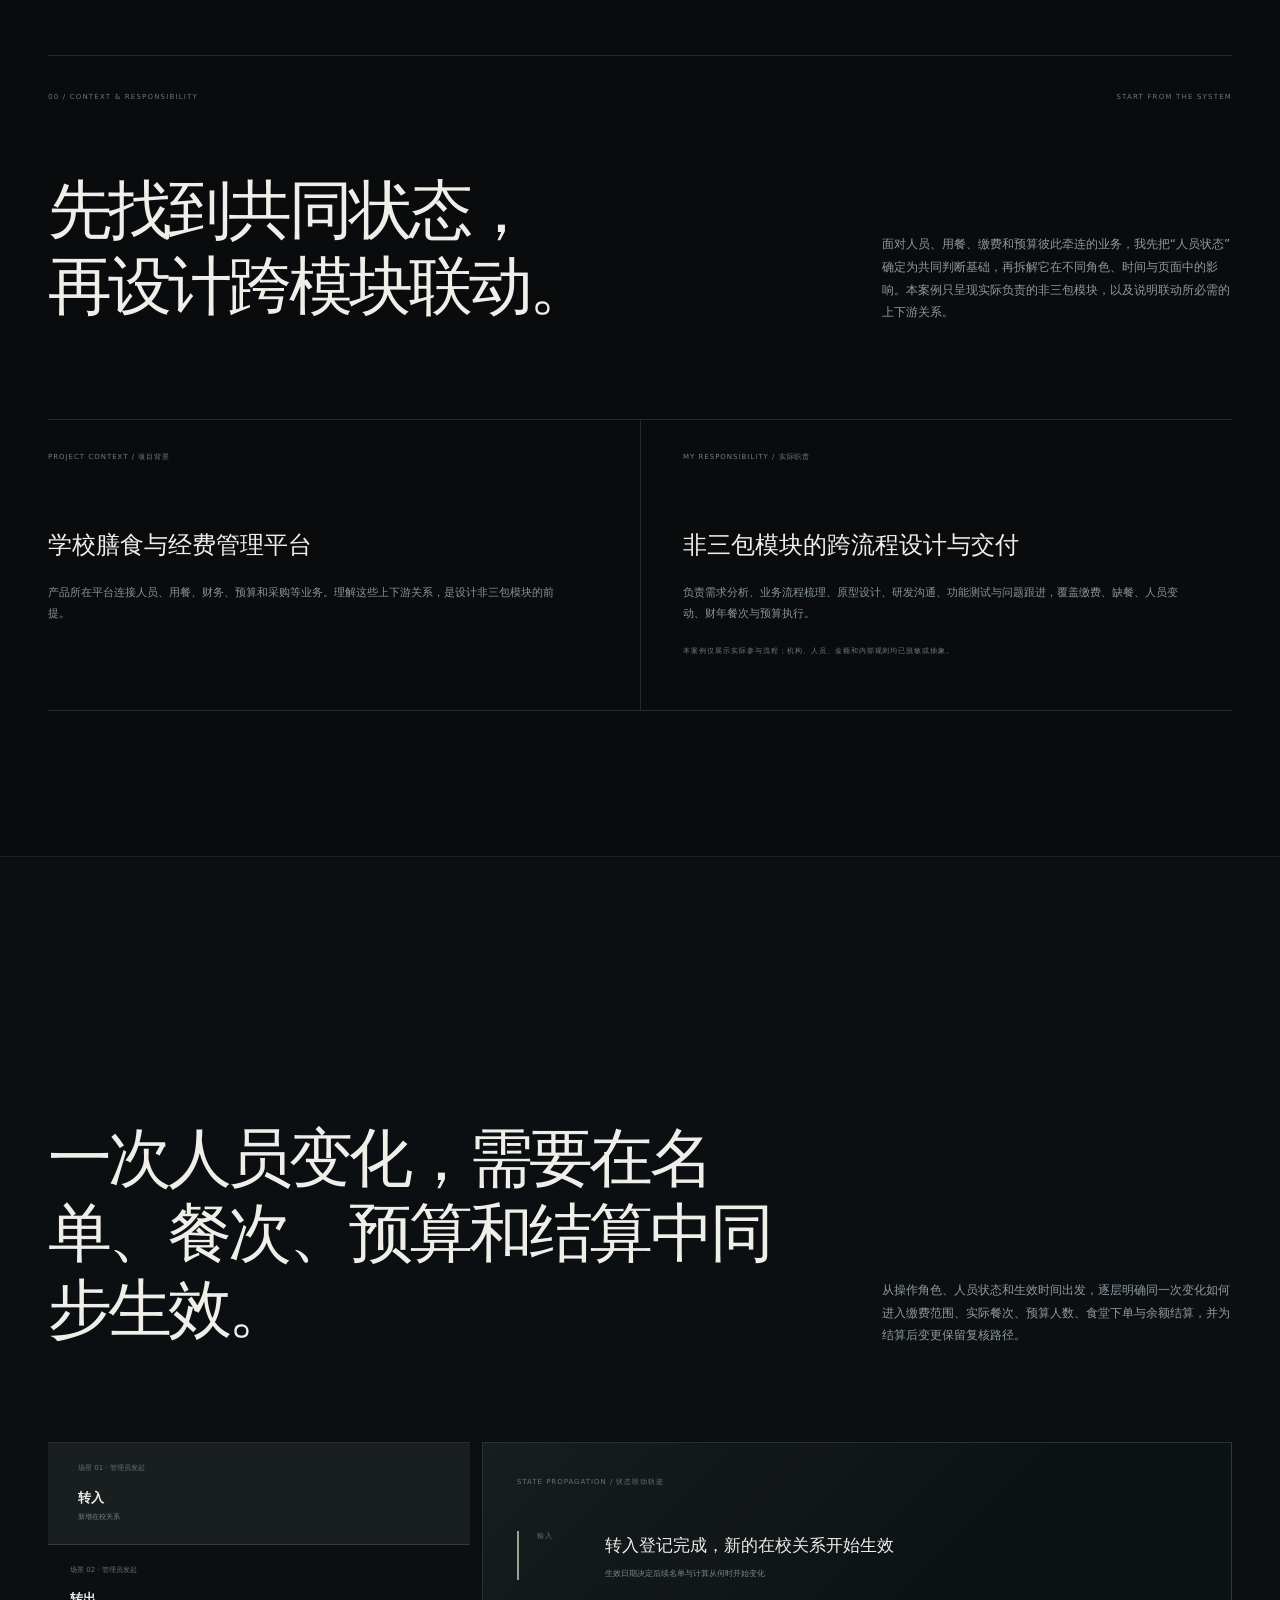
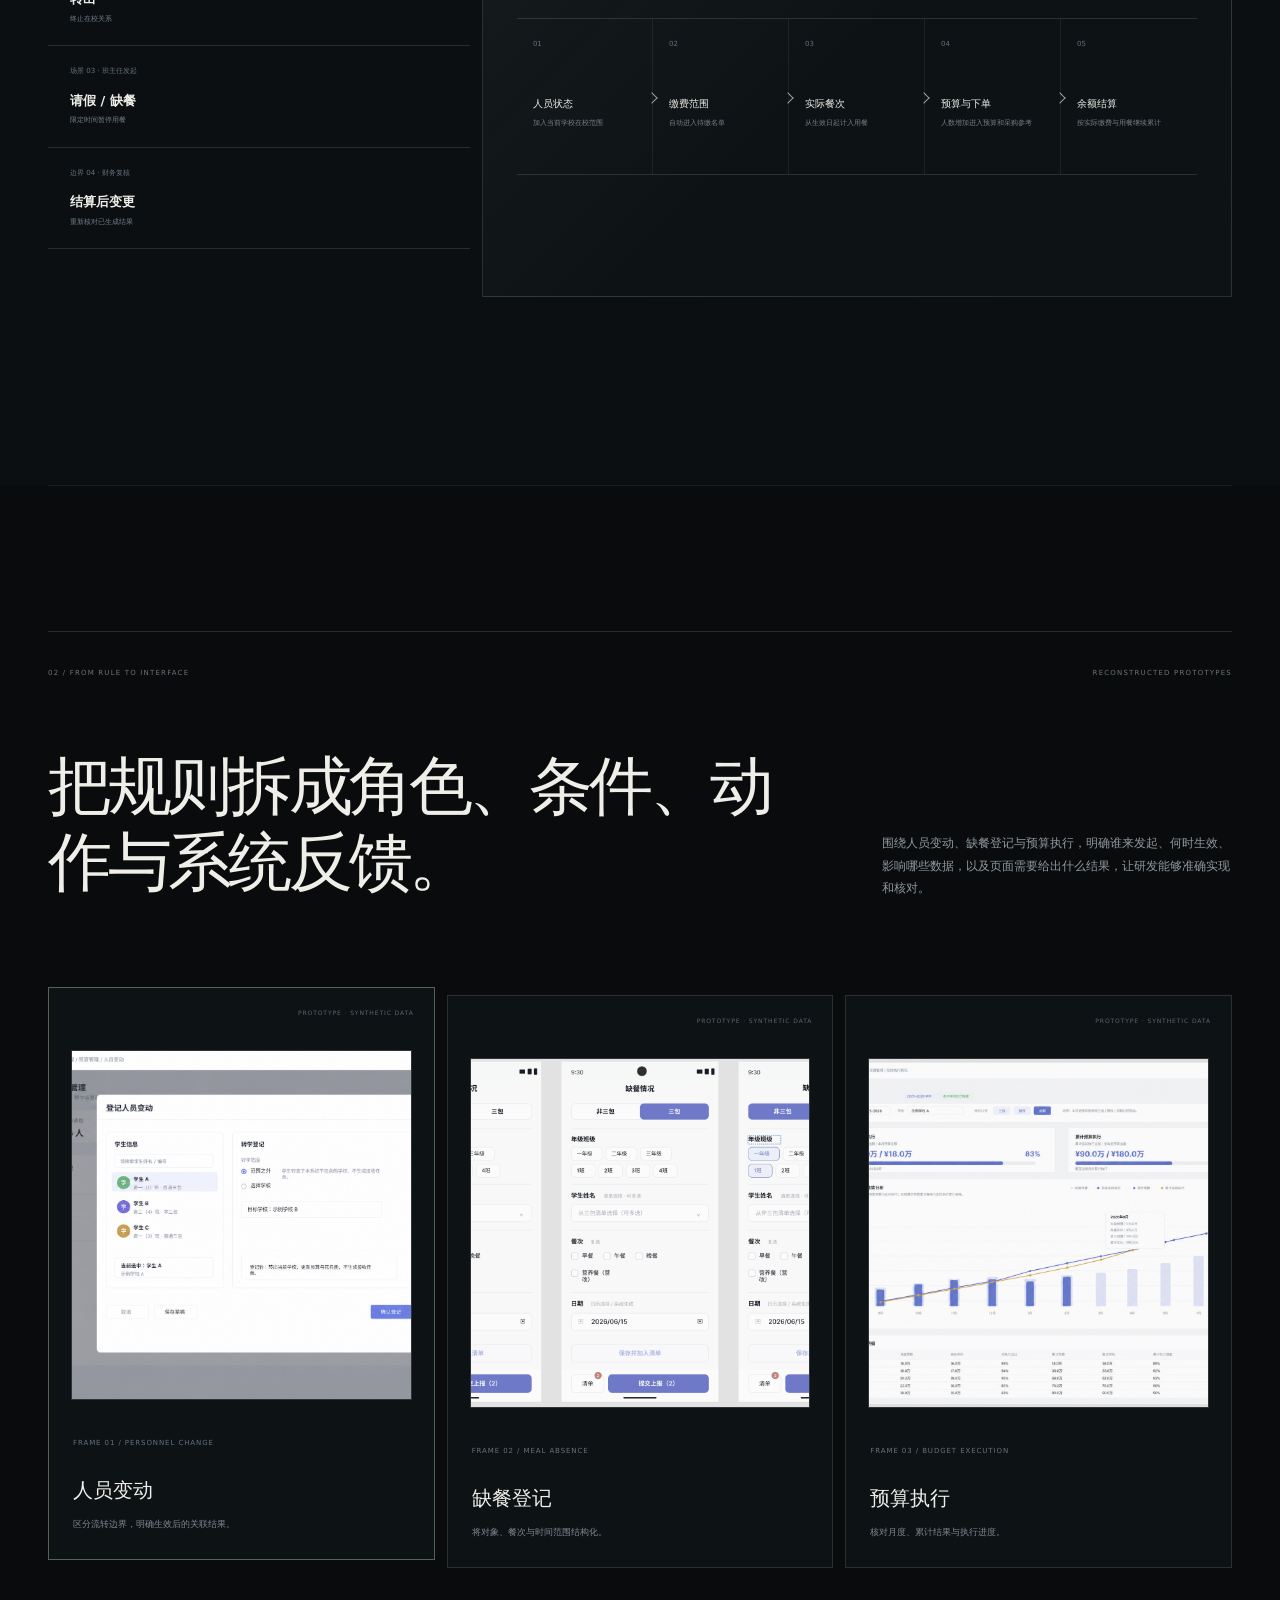
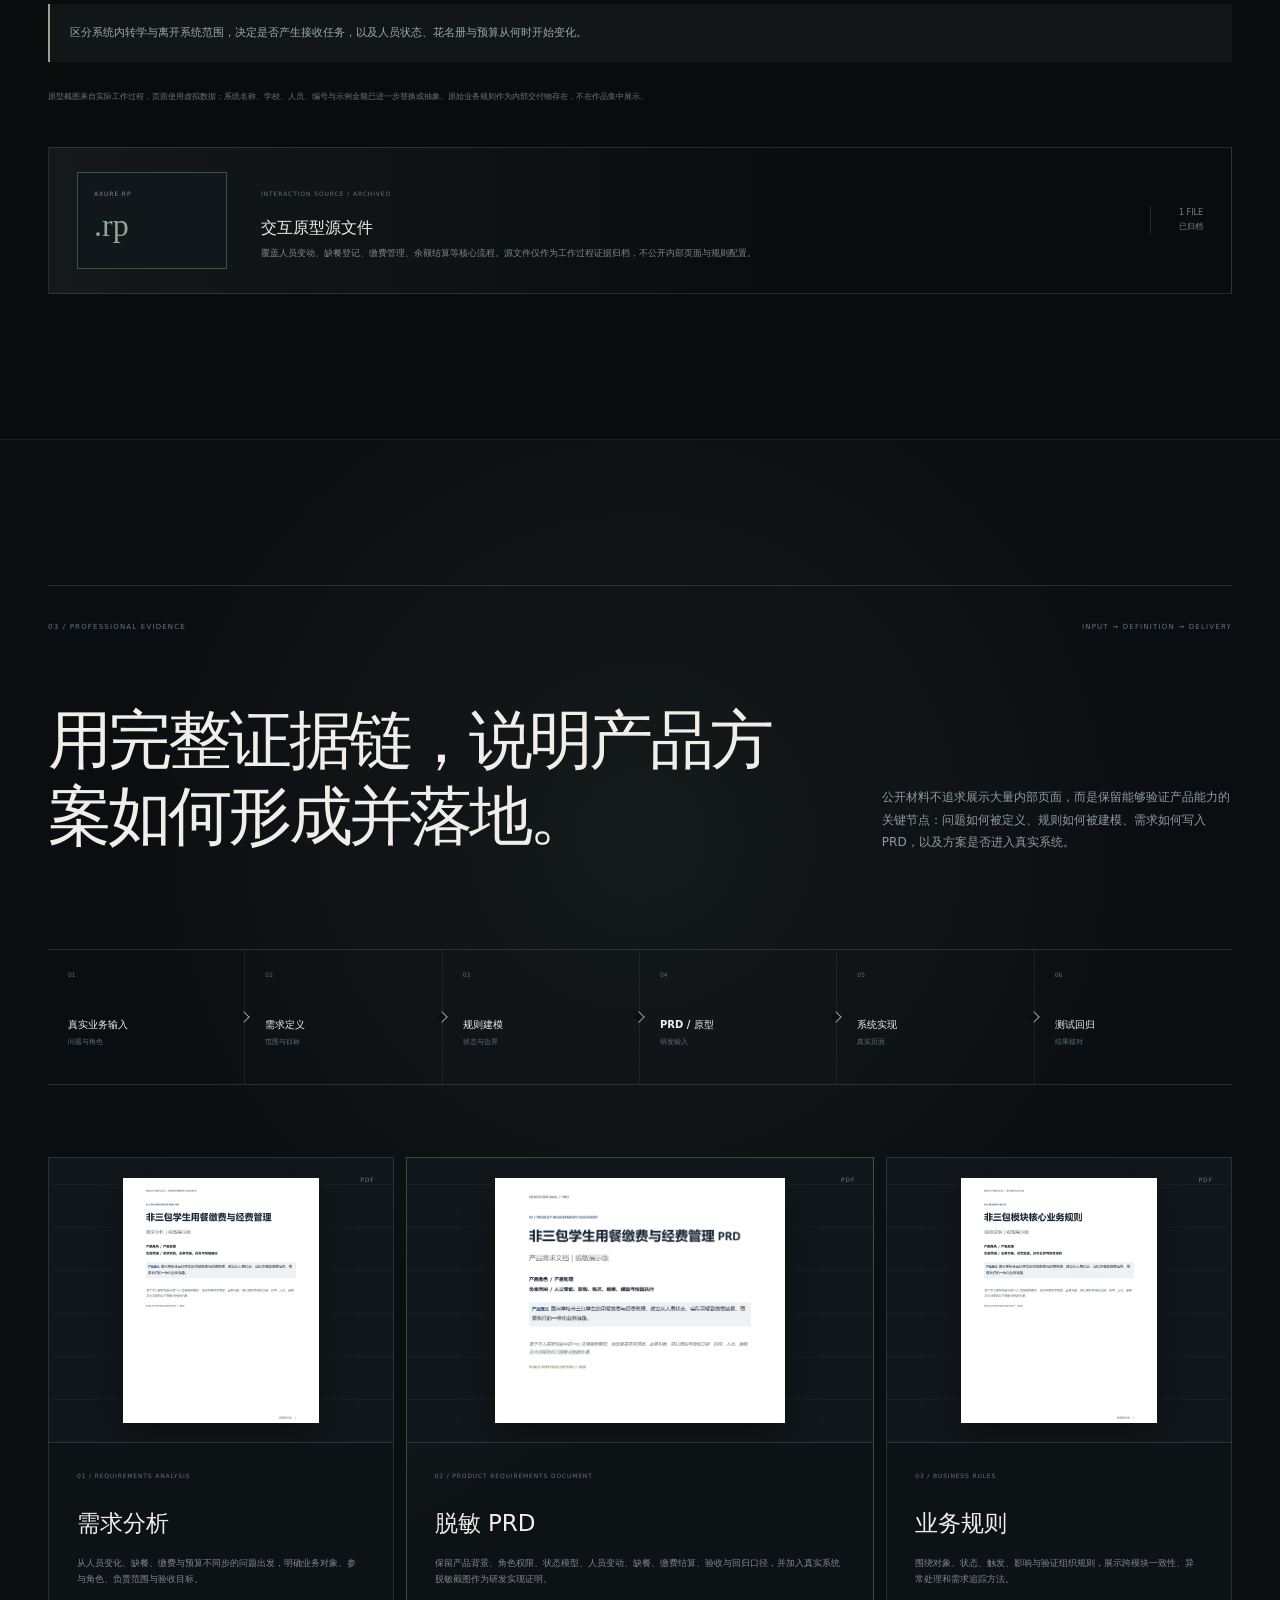
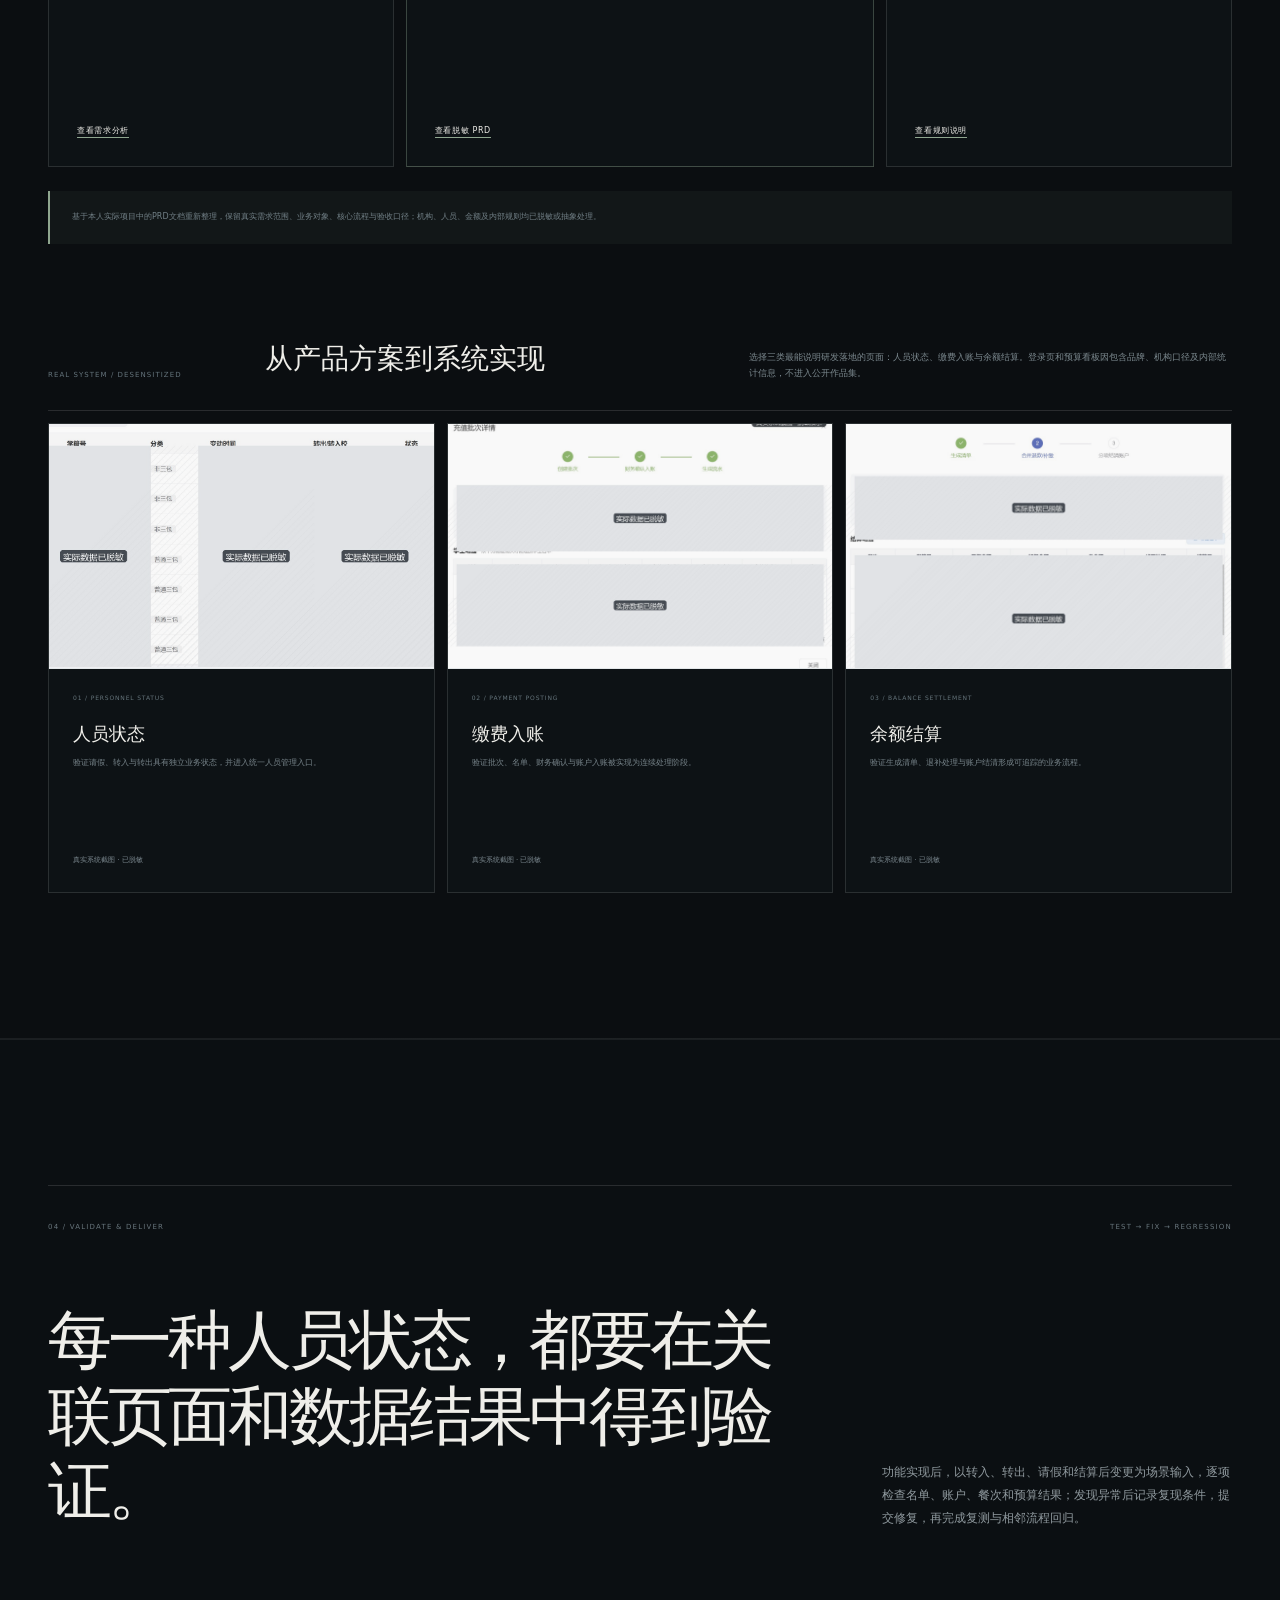
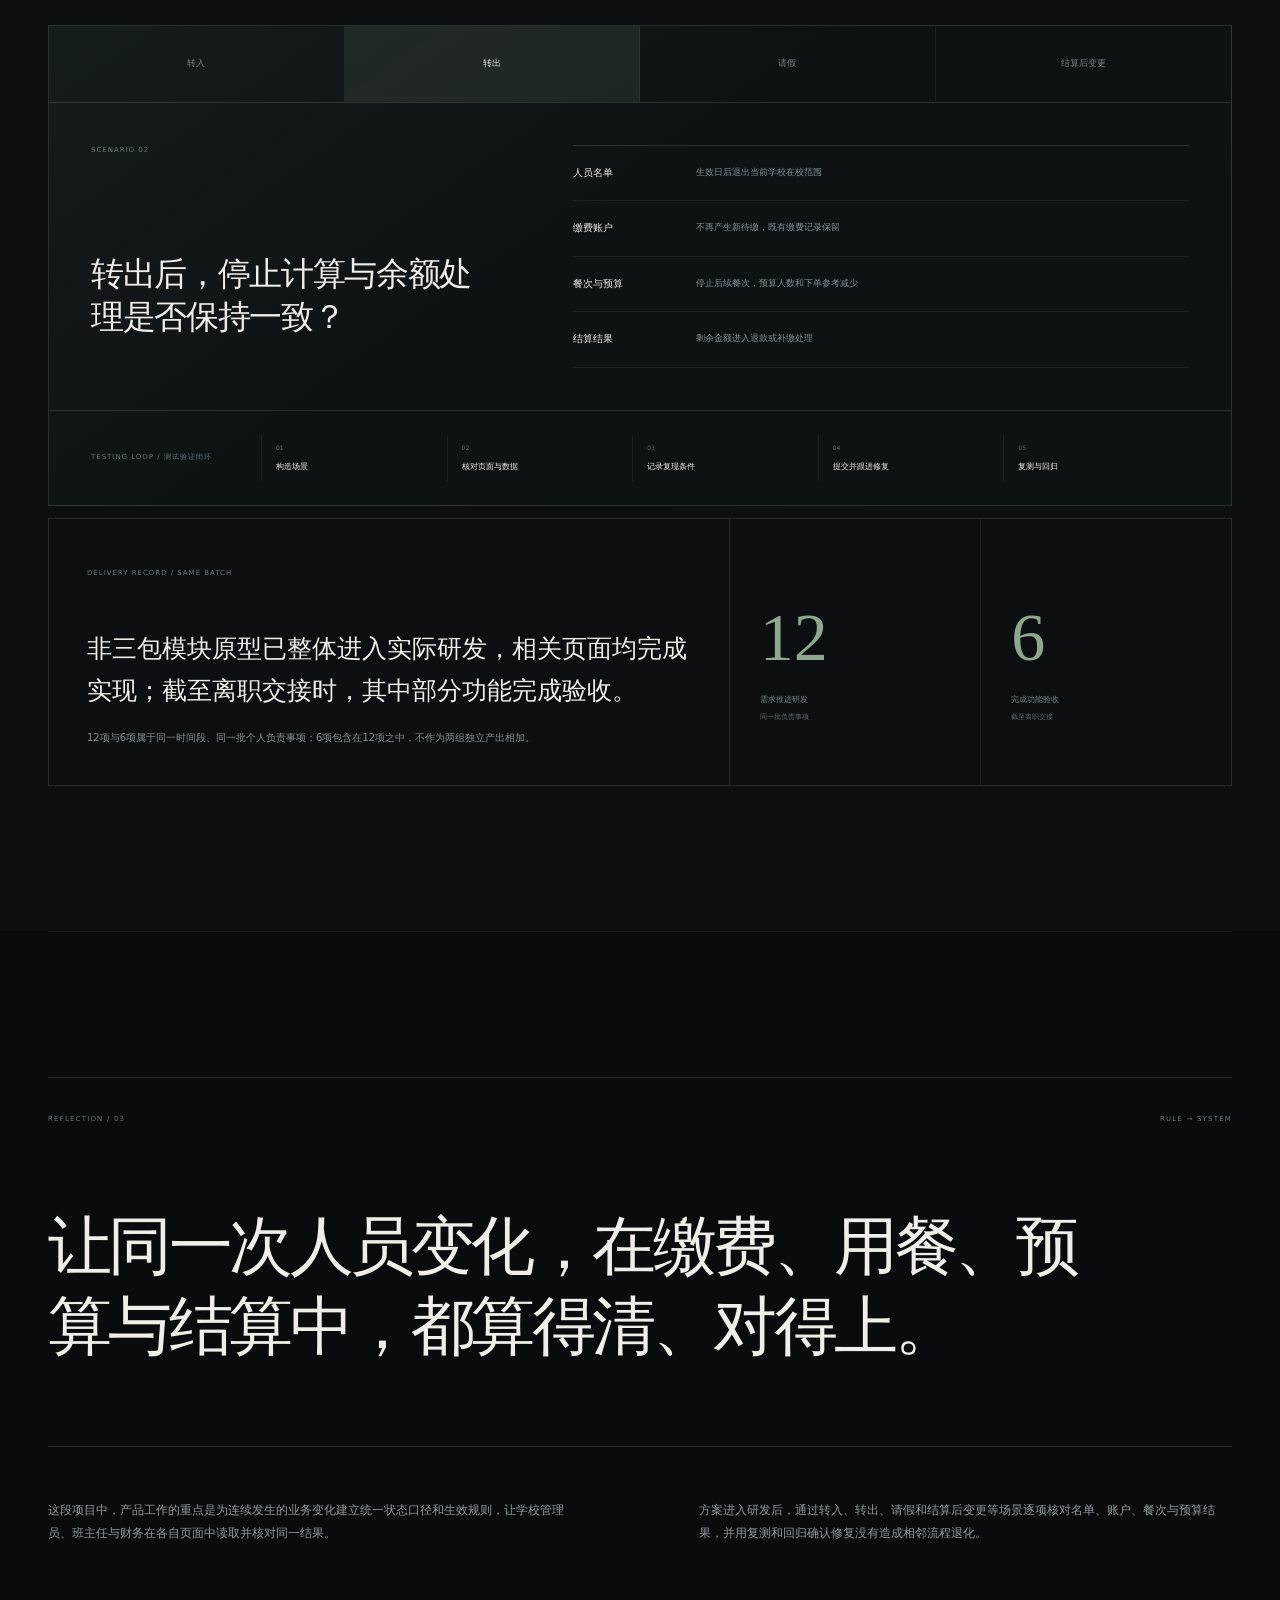
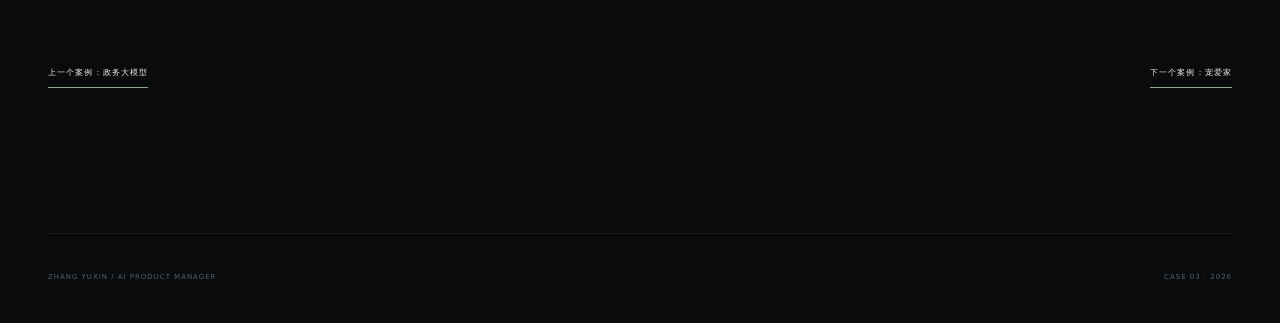
<file: cases/education-saas.html>
<!doctype html>
<html lang="zh-CN">
<head>
  <meta charset="utf-8">
  <meta name="viewport" content="width=device-width,initial-scale=1">
  <meta name="description" content="章雨馨参与学校膳食与经费管理 SaaS 产品交付的脱敏案例。">
  <meta name="theme-color" content="#090b0d">
  <title>学校膳食与经费管理 SaaS｜章雨馨</title>
  <link rel="icon" href="data:image/svg+xml,%3Csvg xmlns='http://www.w3.org/2000/svg' viewBox='0 0 32 32'%3E%3Crect width='32' height='32' fill='%23090b0d'/%3E%3Cpath d='M8 9h16v2H8zm0 6h16v2H8zm0 6h11v2H8z' fill='%239aa3c3'/%3E%3C/svg%3E">
  <script>try{document.documentElement.dataset.theme=localStorage.getItem('portfolio-theme')==='day'?'day':'night'}catch{document.documentElement.dataset.theme='night'}</script>
  <link rel="stylesheet" href="work.css"><link rel="stylesheet" href="../theme.css">
  <script src="work.js" defer></script><script src="../theme.js" defer></script>
</head>
<body class="saas">
  <a class="skip" href="#main">跳到主要内容</a>
  <div class="grain" aria-hidden="true"></div><div class="page-progress" aria-hidden="true"><i data-progress></i></div>
  <header class="case-nav" data-nav>
    <a class="back" href="../index.html#work"><span>← 返回作品集</span><b>章雨馨</b></a>
    <p>CASE 03 / EDUCATION SAAS</p>
    <div class="case-actions"><button class="theme-toggle" type="button" data-theme-toggle aria-label="切换至白天主题"><span data-theme-icon aria-hidden="true">☼</span><small data-theme-label>白昼</small></button><a class="resume" href="../assets/zhangyuxin-ai-product-manager.pdf" download>下载简历</a></div>
  </header>
  <main id="main">
    <section class="hero" data-hero>
      <div class="hero-grid" aria-hidden="true"></div><div class="hero-lens" data-lens aria-hidden="true"><b>03</b></div>
      <div class="hero-inner shell">
        <p class="hero-meta enter"><span>EDUCATION SAAS / PROCESS &amp; DELIVERY</span><span>2026.06—2026.08</span></p>
        <div class="hero-main">
          <p class="case-name enter">Education SaaS</p>
          <h1 class="enter">把人员变化，转译为贯穿缴费、用餐与预算的系统流程。</h1>
          <p class="hero-summary enter">在学校膳食与经费管理 SaaS 中负责非三包相关模块，从人员转入、转出与请假的真实业务变化出发，梳理其对待缴名单、实际餐次、余额结算、预算执行与食堂下单的连续影响，并完成需求分析、原型设计、研发沟通与测试回归。</p>
          <div class="hero-actions enter"><a href="#logic">查看业务关系</a><a href="#prototype">查看产品方案</a></div>
        </div>
        <a class="scroll" href="#context"><span>向下浏览</span><i></i></a>
      </div>
    </section>

    <section class="case-route shell" aria-label="项目档案与案例阅读路径">
      <div class="case-route-facts reveal">
        <p>PROJECT DOSSIER / 项目档案</p>
        <dl>
          <div><dt>公司与职务</dt><dd>西藏米优科技有限公司<br><strong>产品助理</strong></dd></div>
          <div><dt>实际负责范围</dt><dd>非三包相关模块<br><span>缴费 · 缺餐 · 人员变动 · 餐次 · 预算</span></dd></div>
          <div><dt>阶段性交付</dt><dd>原型整体进入研发<br><span>相关页面完成实现，部分功能完成验收</span></dd></div>
        </dl>
      </div>
      <nav class="case-route-index reveal" aria-label="案例章节导航">
        <p>CASE LOGIC / 阅读路径</p>
        <a href="#logic"><i>01</i><span><b>业务建模</b><small>找到跨模块共同依赖的状态</small></span></a>
        <a href="#prototype"><i>02</i><span><b>产品设计</b><small>把规则转化为角色、动作与反馈</small></span></a>
        <a href="#evidence"><i>03</i><span><b>实现证据</b><small>连接需求、PRD、规则与真实系统</small></span></a>
        <a href="#validation"><i>04</i><span><b>测试交付</b><small>核对结果、复测并完成回归</small></span></a>
      </nav>
    </section>

    <section class="overview shell" id="context">
      <div class="section-label reveal"><span>00 / CONTEXT &amp; RESPONSIBILITY</span><span>START FROM THE SYSTEM</span></div>
      <div class="overview-title reveal"><h2>先找到共同状态，<br>再设计跨模块联动。</h2><p>面对人员、用餐、缴费和预算彼此牵连的业务，我先把“人员状态”确定为共同判断基础，再拆解它在不同角色、时间与页面中的影响。本案例只呈现实际负责的非三包模块，以及说明联动所必需的上下游关系。</p></div>
      <div class="scope-grid reveal">
        <article><span>PROJECT CONTEXT / 项目背景</span><h3>学校膳食与经费管理平台</h3><p>产品所在平台连接人员、用餐、财务、预算和采购等业务。理解这些上下游关系，是设计非三包模块的前提。</p></article>
        <article><span>MY RESPONSIBILITY / 实际职责</span><h3>非三包模块的跨流程设计与交付</h3><p>负责需求分析、业务流程梳理、原型设计、研发沟通、功能测试与问题跟进，覆盖缴费、缺餐、人员变动、财年餐次与预算执行。</p><small>本案例仅展示实际参与流程；机构、人员、金额和内部规则均已脱敏或抽象。</small></article>
      </div>
    </section>

    <section class="chapter dark" id="logic">
      <div class="shell">
        <div class="section-label reveal"><span>01 / CROSS-MODULE LOGIC</span><span>STATE → ACCOUNT → BUDGET</span></div>
        <div class="chapter-head reveal"><h2>一次人员变化，需要在名单、餐次、预算和结算中同步生效。</h2><p>从操作角色、人员状态和生效时间出发，逐层明确同一次变化如何进入缴费范围、实际餐次、预算人数、食堂下单与余额结算，并为结算后变更保留复核路径。</p></div>
        <div class="state-stage reveal">
          <div class="state-controls" data-state-controls>
            <button class="is-active" data-state="transfer-in"><span>场景 01 · 管理员发起</span><b>转入</b><small>新增在校关系</small></button>
            <button data-state="transfer-out"><span>场景 02 · 管理员发起</span><b>转出</b><small>终止在校关系</small></button>
            <button data-state="leave"><span>场景 03 · 班主任发起</span><b>请假 / 缺餐</b><small>限定时间暂停用餐</small></button>
            <button data-state="after-settlement"><span>边界 04 · 财务复核</span><b>结算后变更</b><small>重新核对已生成结果</small></button>
          </div>
          <div class="state-propagation">
            <p>STATE PROPAGATION / 状态联动轨迹</p>
            <article class="state-case is-active" data-state-panel="transfer-in">
              <header><span>输入</span><strong>转入登记完成，新的在校关系开始生效</strong><small>生效日期决定后续名单与计算从何时开始变化</small></header>
              <ol><li><i>01</i><b>人员状态</b><small>加入当前学校在校范围</small></li><li><i>02</i><b>缴费范围</b><small>自动进入待缴名单</small></li><li><i>03</i><b>实际餐次</b><small>从生效日起计入用餐</small></li><li><i>04</i><b>预算与下单</b><small>人数增加进入预算和采购参考</small></li><li><i>05</i><b>余额结算</b><small>按实际缴费与用餐继续累计</small></li></ol>
            </article>
            <article class="state-case" data-state-panel="transfer-out">
              <header><span>输入</span><strong>转出登记完成，当前学校关系在生效日终止</strong><small>区分系统内接收与离开系统范围，保留不同后续路径</small></header>
              <ol><li><i>01</i><b>人员状态</b><small>退出当前学校在校范围</small></li><li><i>02</i><b>缴费范围</b><small>停止进入后续待缴名单</small></li><li><i>03</i><b>实际餐次</b><small>停止计算后续用餐</small></li><li><i>04</i><b>预算与下单</b><small>预算人数和采购参考同步减少</small></li><li><i>05</i><b>余额结算</b><small>计算余额并进入退补处理</small></li></ol>
            </article>
            <article class="state-case" data-state-panel="leave">
              <header><span>输入</span><strong>班主任登记请假人员、餐次与日期范围</strong><small>人员仍保留在校关系，只暂停指定时间内的用餐计算</small></header>
              <ol><li><i>01</i><b>人员状态</b><small>记录请假区间，不改变学籍关系</small></li><li><i>02</i><b>缴费范围</b><small>保留原缴费与账户记录</small></li><li><i>03</i><b>实际餐次</b><small>扣除请假区间内对应餐次</small></li><li><i>04</i><b>预算与下单</b><small>同步调整用餐人数与消耗参考</small></li><li><i>05</i><b>余额结算</b><small>按实际用餐结果计算余额</small></li></ol>
            </article>
            <article class="state-case" data-state-panel="after-settlement">
              <header><span>边界</span><strong>结算结果已生成，人员状态再次发生变化</strong><small>避免新状态直接覆盖已经形成的财务结果</small></header>
              <ol><li><i>01</i><b>变更识别</b><small>识别生效时间与原结算范围</small></li><li><i>02</i><b>名单复核</b><small>核对待缴、退补与结算人员</small></li><li><i>03</i><b>餐次复核</b><small>重新确认实际用餐区间</small></li><li><i>04</i><b>预算复核</b><small>检查人数变化是否重复传递</small></li><li><i>05</i><b>重新结算</b><small>按规则更新余额与处理结果</small></li></ol>
            </article>
          </div>
        </div>
        <p class="material-note reveal">公开页面仅表达跨模块关系，不展示内部政策参数、金额计算公式、审批权限和真实业务判断条件。</p>
      </div>
    </section>

    <section class="chapter shell" id="prototype">
      <div class="section-label reveal"><span>02 / FROM RULE TO INTERFACE</span><span>RECONSTRUCTED PROTOTYPES</span></div>
      <div class="chapter-head reveal"><h2>把规则拆成角色、条件、动作与系统反馈。</h2><p>围绕人员变动、缺餐登记与预算执行，明确谁来发起、何时生效、影响哪些数据，以及页面需要给出什么结果，让研发能够准确实现和核对。</p></div>
      <div class="prototype-reel reveal" data-prototype-reel>
        <article class="prototype-card is-active" tabindex="0" data-copy="区分系统内转学与离开系统范围，决定是否产生接收任务，以及人员状态、花名册与预算从何时开始变化。">
          <div class="prototype-shot prototype-shot--desktop"><img src="../assets/education-saas/prototype-personnel-change-public.png" alt="人员变动原型截图，使用虚拟数据并已脱敏"></div>
          <div class="prototype-caption"><span>FRAME 01 / PERSONNEL CHANGE</span><h3>人员变动</h3><p>区分流转边界，明确生效后的关联结果。</p></div>
        </article>
        <article class="prototype-card" tabindex="0" data-copy="由班主任按年级班级选择人员、餐次和日期，把一次请假转换为可进入餐次、预算与结算计算的结构化记录。">
          <div class="prototype-shot prototype-shot--mobile"><img src="../assets/education-saas/prototype-meal-absence-public.png" alt="缺餐登记原型截图，使用虚拟数据"></div>
          <div class="prototype-caption"><span>FRAME 02 / MEAL ABSENCE</span><h3>缺餐登记</h3><p>将对象、餐次与时间范围结构化。</p></div>
        </article>
        <article class="prototype-card" tabindex="0" data-copy="把月度与累计预算、实际执行和执行进度放在同一页面，支持财务核对人数变化是否正确进入预算结果。">
          <div class="prototype-shot prototype-shot--desktop"><img src="../assets/education-saas/prototype-budget-execution-public.png" alt="预算执行原型截图，使用虚拟数据并已脱敏"></div>
          <div class="prototype-caption"><span>FRAME 03 / BUDGET EXECUTION</span><h3>预算执行</h3><p>核对月度、累计结果与执行进度。</p></div>
        </article>
      </div>
      <p class="reel-output reveal" data-reel-output>区分系统内转学与离开系统范围，决定是否产生接收任务，以及人员状态、花名册与预算从何时开始变化。</p>
      <p class="material-note reveal">原型截图来自实际工作过程，页面使用虚拟数据；系统名称、学校、人员、编号与示例金额已进一步替换或抽象。原始业务规则作为内部交付物存在，不在作品集中展示。</p>
      <article class="source-archive reveal" aria-label="Axure 原型源文件归档信息">
        <div class="source-mark"><span>AXURE RP</span><strong>.rp</strong></div>
        <div><small>INTERACTION SOURCE / ARCHIVED</small><h3>交互原型源文件</h3><p>覆盖人员变动、缺餐登记、缴费管理、余额结算等核心流程。源文件仅作为工作过程证据归档，不公开内部页面与规则配置。</p></div>
        <b>1 FILE<br>已归档</b>
      </article>
    </section>

    <section class="chapter evidence-chapter" id="evidence">
      <div class="shell">
        <div class="section-label reveal"><span>03 / PROFESSIONAL EVIDENCE</span><span>INPUT → DEFINITION → DELIVERY</span></div>
        <div class="chapter-head reveal"><h2>用完整证据链，说明产品方案如何形成并落地。</h2><p>公开材料不追求展示大量内部页面，而是保留能够验证产品能力的关键节点：问题如何被定义、规则如何被建模、需求如何写入 PRD，以及方案是否进入真实系统。</p></div>

        <div class="evidence-chain reveal" aria-label="产品证据链">
          <span><i>01</i><b>真实业务输入</b><small>问题与角色</small></span>
          <span><i>02</i><b>需求定义</b><small>范围与目标</small></span>
          <span><i>03</i><b>规则建模</b><small>状态与边界</small></span>
          <span><i>04</i><b>PRD / 原型</b><small>研发输入</small></span>
          <span><i>05</i><b>系统实现</b><small>真实页面</small></span>
          <span><i>06</i><b>测试回归</b><small>结果核对</small></span>
        </div>

        <div class="artifact-ledger reveal">
          <a class="artifact-card" href="../assets/education-saas/education-saas-requirements-analysis.pdf" target="_blank" rel="noopener">
            <div class="artifact-cover"><img src="../assets/education-saas/requirements-cover.png" alt="需求分析脱敏展示版封面"></div>
            <div class="artifact-copy"><span>01 / REQUIREMENTS ANALYSIS</span><h3>需求分析</h3><p>从人员变化、缺餐、缴费与预算不同步的问题出发，明确业务对象、参与角色、负责范围与验收目标。</p><b>查看需求分析</b></div>
          </a>
          <a class="artifact-card artifact-card--primary" href="../assets/education-saas/education-saas-prd-public.pdf" target="_blank" rel="noopener">
            <div class="artifact-cover"><img src="../assets/education-saas/prd-cover.png" alt="非三包学生用餐缴费与经费管理 PRD 脱敏展示版封面"></div>
            <div class="artifact-copy"><span>02 / PRODUCT REQUIREMENTS DOCUMENT</span><h3>脱敏 PRD</h3><p>保留产品背景、角色权限、状态模型、人员变动、缺餐、缴费结算、验收与回归口径，并加入真实系统脱敏截图作为研发实现证明。</p><b>查看脱敏 PRD</b></div>
          </a>
          <a class="artifact-card" href="../assets/education-saas/education-saas-business-rules-public.pdf" target="_blank" rel="noopener">
            <div class="artifact-cover"><img src="../assets/education-saas/rules-cover.png" alt="核心业务规则脱敏展示版封面"></div>
            <div class="artifact-copy"><span>03 / BUSINESS RULES</span><h3>业务规则</h3><p>围绕对象、状态、触发、影响与验证组织规则，展示跨模块一致性、异常处理和需求追踪方法。</p><b>查看规则说明</b></div>
          </a>
        </div>
        <p class="evidence-disclosure reveal">基于本人实际项目中的PRD文档重新整理，保留真实需求范围、业务对象、核心流程与验收口径；机构、人员、金额及内部规则均已脱敏或抽象处理。</p>

        <div class="implementation-head reveal"><span>REAL SYSTEM / DESENSITIZED</span><h3>从产品方案到系统实现</h3><p>选择三类最能说明研发落地的页面：人员状态、缴费入账与余额结算。登录页和预算看板因包含品牌、机构口径及内部统计信息，不进入公开作品集。</p></div>
        <div class="implementation-gallery reveal">
          <a class="implementation-card" href="../assets/education-saas/system-personnel-status-redacted.jpg" target="_blank" rel="noopener">
            <div class="implementation-visual"><img src="../assets/education-saas/system-personnel-status-redacted.jpg" alt="人员状态系统页面脱敏截图"></div>
            <span>01 / PERSONNEL STATUS</span><h3>人员状态</h3><p>验证请假、转入与转出具有独立业务状态，并进入统一人员管理入口。</p><b>真实系统截图 · 已脱敏</b>
          </a>
          <a class="implementation-card" href="../assets/education-saas/system-payment-posting-redacted.jpg" target="_blank" rel="noopener">
            <div class="implementation-visual"><img src="../assets/education-saas/system-payment-posting-redacted.jpg" alt="缴费入账系统页面脱敏截图"></div>
            <span>02 / PAYMENT POSTING</span><h3>缴费入账</h3><p>验证批次、名单、财务确认与账户入账被实现为连续处理阶段。</p><b>真实系统截图 · 已脱敏</b>
          </a>
          <a class="implementation-card" href="../assets/education-saas/system-balance-settlement-redacted.jpg" target="_blank" rel="noopener">
            <div class="implementation-visual"><img src="../assets/education-saas/system-balance-settlement-redacted.jpg" alt="余额结算系统页面脱敏截图"></div>
            <span>03 / BALANCE SETTLEMENT</span><h3>余额结算</h3><p>验证生成清单、退补处理与账户结清形成可追踪的业务流程。</p><b>真实系统截图 · 已脱敏</b>
          </a>
        </div>
      </div>
    </section>

    <section class="chapter dark" id="validation">
      <div class="shell">
        <div class="section-label reveal"><span>04 / VALIDATE &amp; DELIVER</span><span>TEST → FIX → REGRESSION</span></div>
        <div class="chapter-head reveal"><h2>每一种人员状态，都要在关联页面和数据结果中得到验证。</h2><p>功能实现后，以转入、转出、请假和结算后变更为场景输入，逐项检查名单、账户、餐次和预算结果；发现异常后记录复现条件，提交修复，再完成复测与相邻流程回归。</p></div>
        <div class="validation-studio reveal">
          <div class="validation-tabs" data-validation-controls aria-label="验证场景">
            <button data-validation="transfer-in">转入</button><button class="is-active" data-validation="transfer-out">转出</button><button data-validation="leave">请假</button><button data-validation="after-settlement">结算后变更</button>
          </div>
          <div class="validation-cases">
            <article data-validation-panel="transfer-in"><span>SCENARIO 01</span><h3>转入后，新增关系是否进入所有后续计算？</h3><ul><li><b>人员名单</b><small>生效日后进入当前学校在校范围</small></li><li><b>缴费账户</b><small>自动进入待缴名单，不遗漏新生效人员</small></li><li><b>餐次与预算</b><small>用餐人数、预算人数和下单参考同步增加</small></li><li><b>回归范围</b><small>复查转出与请假场景未受影响</small></li></ul></article>
            <article class="is-active" data-validation-panel="transfer-out"><span>SCENARIO 02</span><h3>转出后，停止计算与余额处理是否保持一致？</h3><ul><li><b>人员名单</b><small>生效日后退出当前学校在校范围</small></li><li><b>缴费账户</b><small>不再产生新待缴，既有缴费记录保留</small></li><li><b>餐次与预算</b><small>停止后续餐次，预算人数和下单参考减少</small></li><li><b>结算结果</b><small>剩余金额进入退款或补缴处理</small></li></ul></article>
            <article data-validation-panel="leave"><span>SCENARIO 03</span><h3>请假期间，停餐范围是否准确传递到结算？</h3><ul><li><b>人员状态</b><small>保留在校关系，只记录请假区间</small></li><li><b>实际餐次</b><small>仅扣除指定日期与餐次</small></li><li><b>预算结果</b><small>对应人数和消耗结果同步调整</small></li><li><b>边界检查</b><small>跨月、重复登记与撤销后结果可核对</small></li></ul></article>
            <article data-validation-panel="after-settlement"><span>BOUNDARY 04</span><h3>结算生成后再次变更，是否进入复核而非直接覆盖？</h3><ul><li><b>变更识别</b><small>记录新状态、生效时间和原结算范围</small></li><li><b>关联核对</b><small>复查名单、餐次、账户与预算结果</small></li><li><b>异常处理</b><small>避免重复退费、漏退费和预算错算</small></li><li><b>回归测试</b><small>修复后复测原问题与相邻状态</small></li></ul></article>
          </div>
          <div class="validation-loop" aria-label="测试验证闭环"><p>TESTING LOOP / 测试验证闭环</p><ol><li><i>01</i><b>构造场景</b></li><li><i>02</i><b>核对页面与数据</b></li><li><i>03</i><b>记录复现条件</b></li><li><i>04</i><b>提交并跟进修复</b></li><li><i>05</i><b>复测与回归</b></li></ol></div>
        </div>
        <div class="delivery-proof reveal">
          <div class="delivery-copy"><span>DELIVERY RECORD / SAME BATCH</span><h3>非三包模块原型已整体进入实际研发，相关页面均完成实现；截至离职交接时，其中部分功能完成验收。</h3><p>12项与6项属于同一时间段、同一批个人负责事项；6项包含在12项之中，不作为两组独立产出相加。</p></div>
          <div class="delivery-numbers"><div><strong>12</strong><span>需求推进研发</span><small>同一批负责事项</small></div><div><strong>6</strong><span>完成功能验收</span><small>截至离职交接</small></div></div>
        </div>
      </div>
    </section>

    <section class="closing shell">
      <div class="section-label reveal"><span>REFLECTION / 03</span><span>RULE → SYSTEM</span></div>
      <blockquote class="reveal">让同一次人员变化，在缴费、用餐、预算与结算中，都算得清、对得上。</blockquote>
      <div class="closing-grid reveal"><p>这段项目中，产品工作的重点是为连续发生的业务变化建立统一状态口径和生效规则，让学校管理员、班主任与财务在各自页面中读取并核对同一结果。</p><p>方案进入研发后，通过转入、转出、请假和结算后变更等场景逐项核对名单、账户、餐次与预算结果，并用复测和回归确认修复没有造成相邻流程退化。</p></div>
      <div class="case-end reveal"><a href="government-llm.html">上一个案例：政务大模型</a><a href="pet-home.html">下一个案例：宠爱家</a></div>
    </section>
  </main>
  <footer class="footer shell"><span>ZHANG YUXIN / AI PRODUCT MANAGER</span><span>CASE 03 · 2026</span></footer>
</body>
</html>
</file>
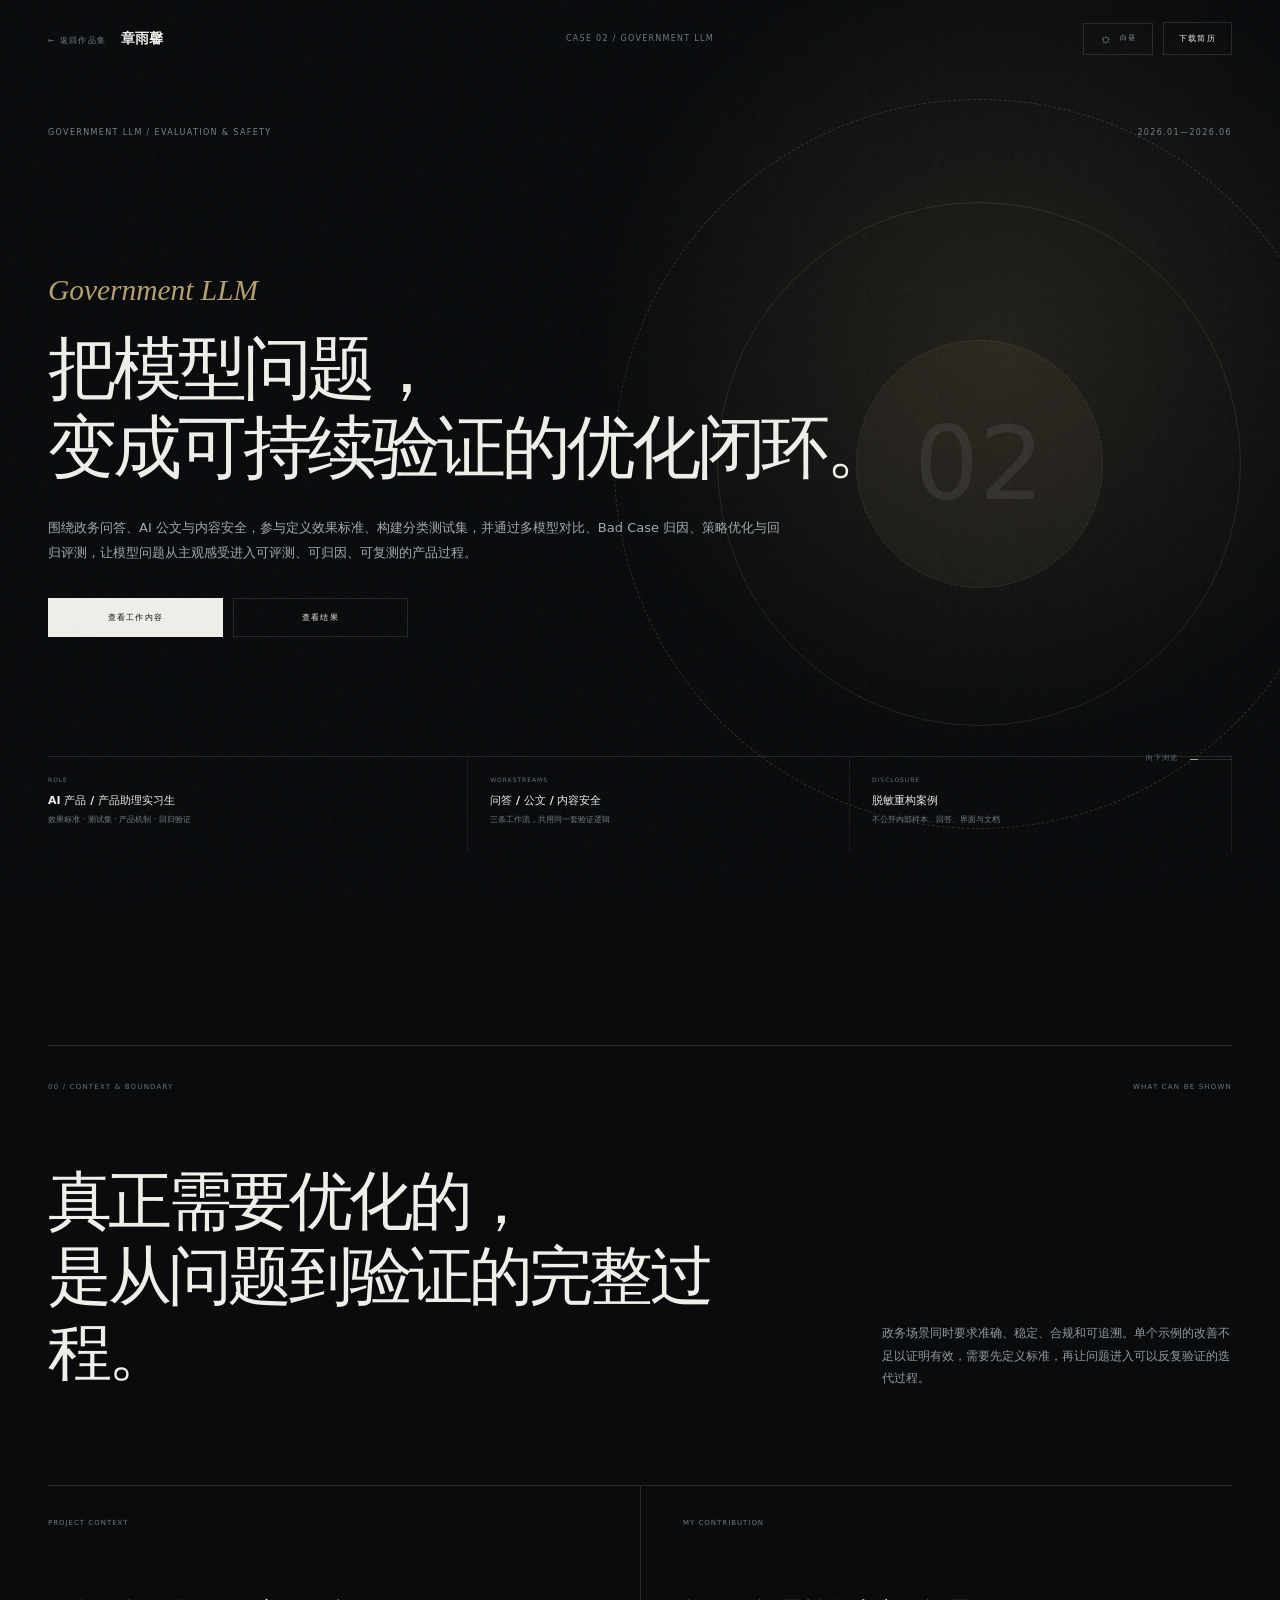
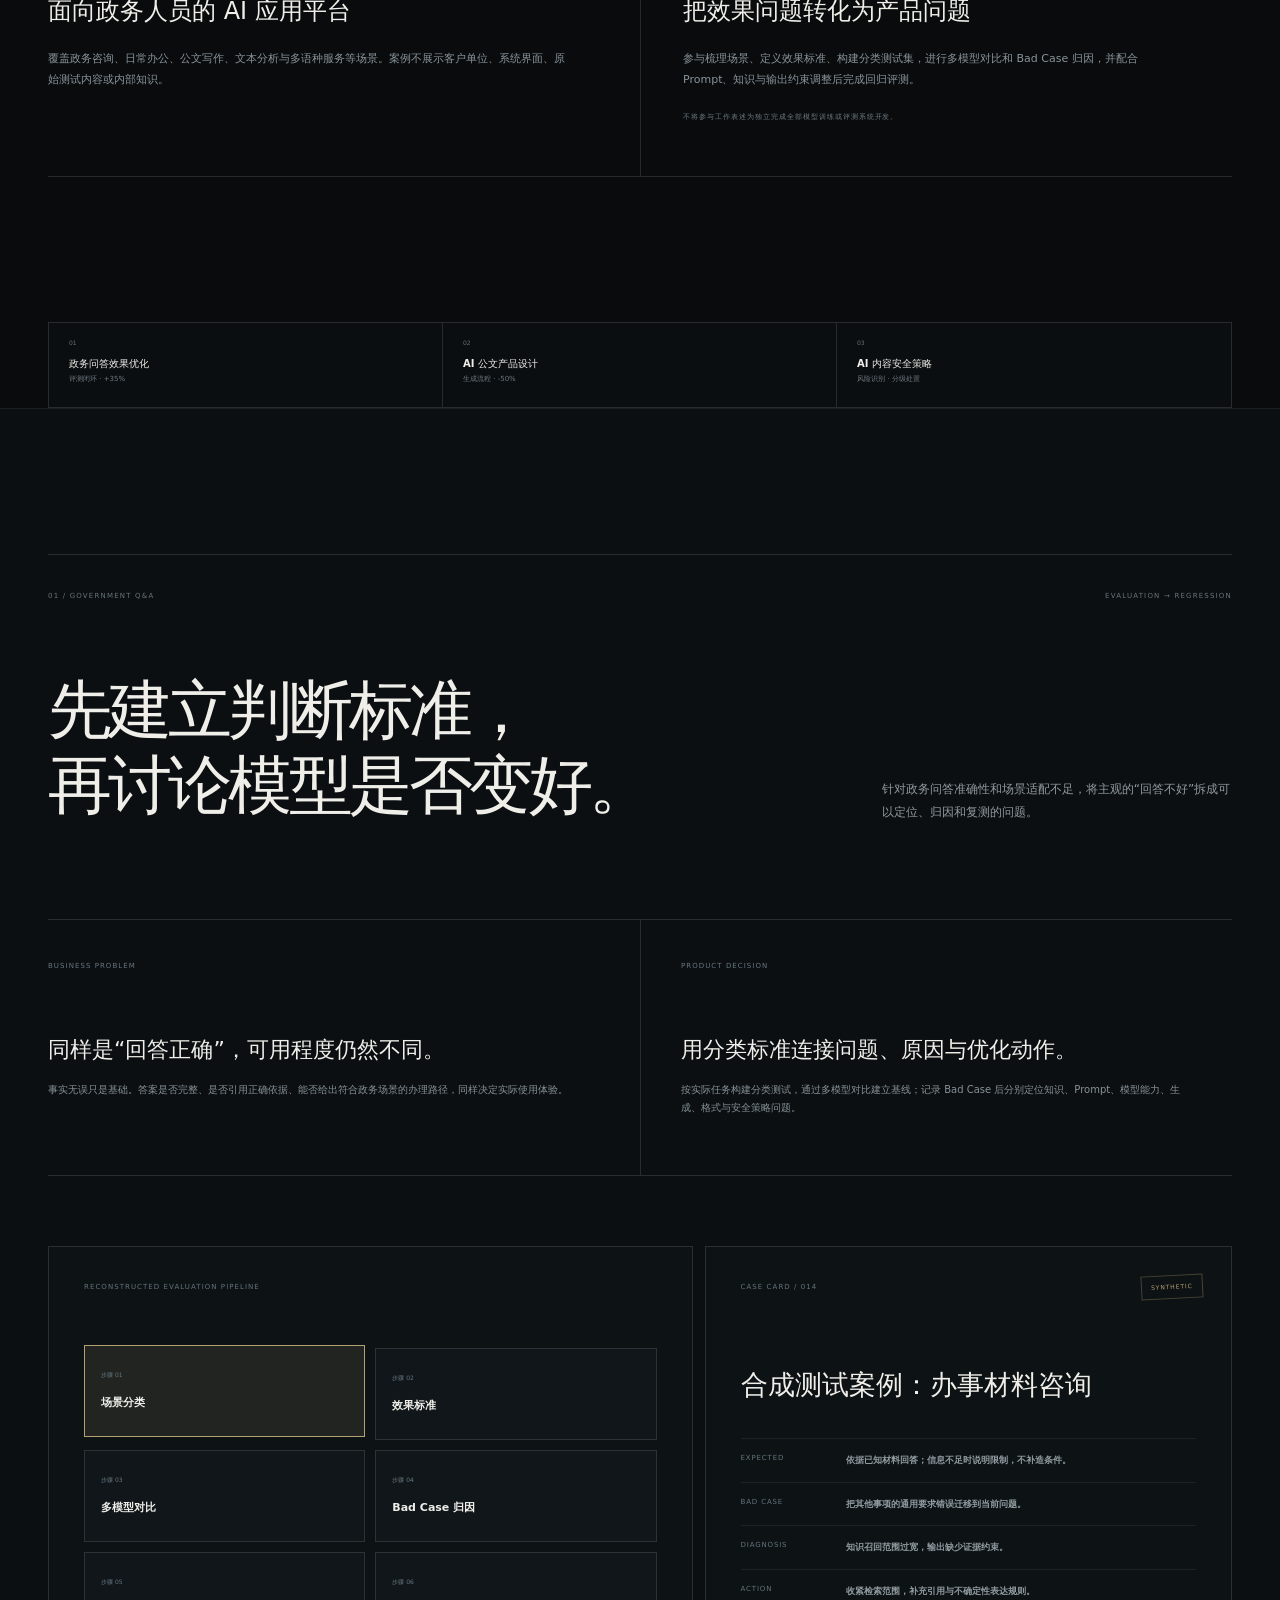
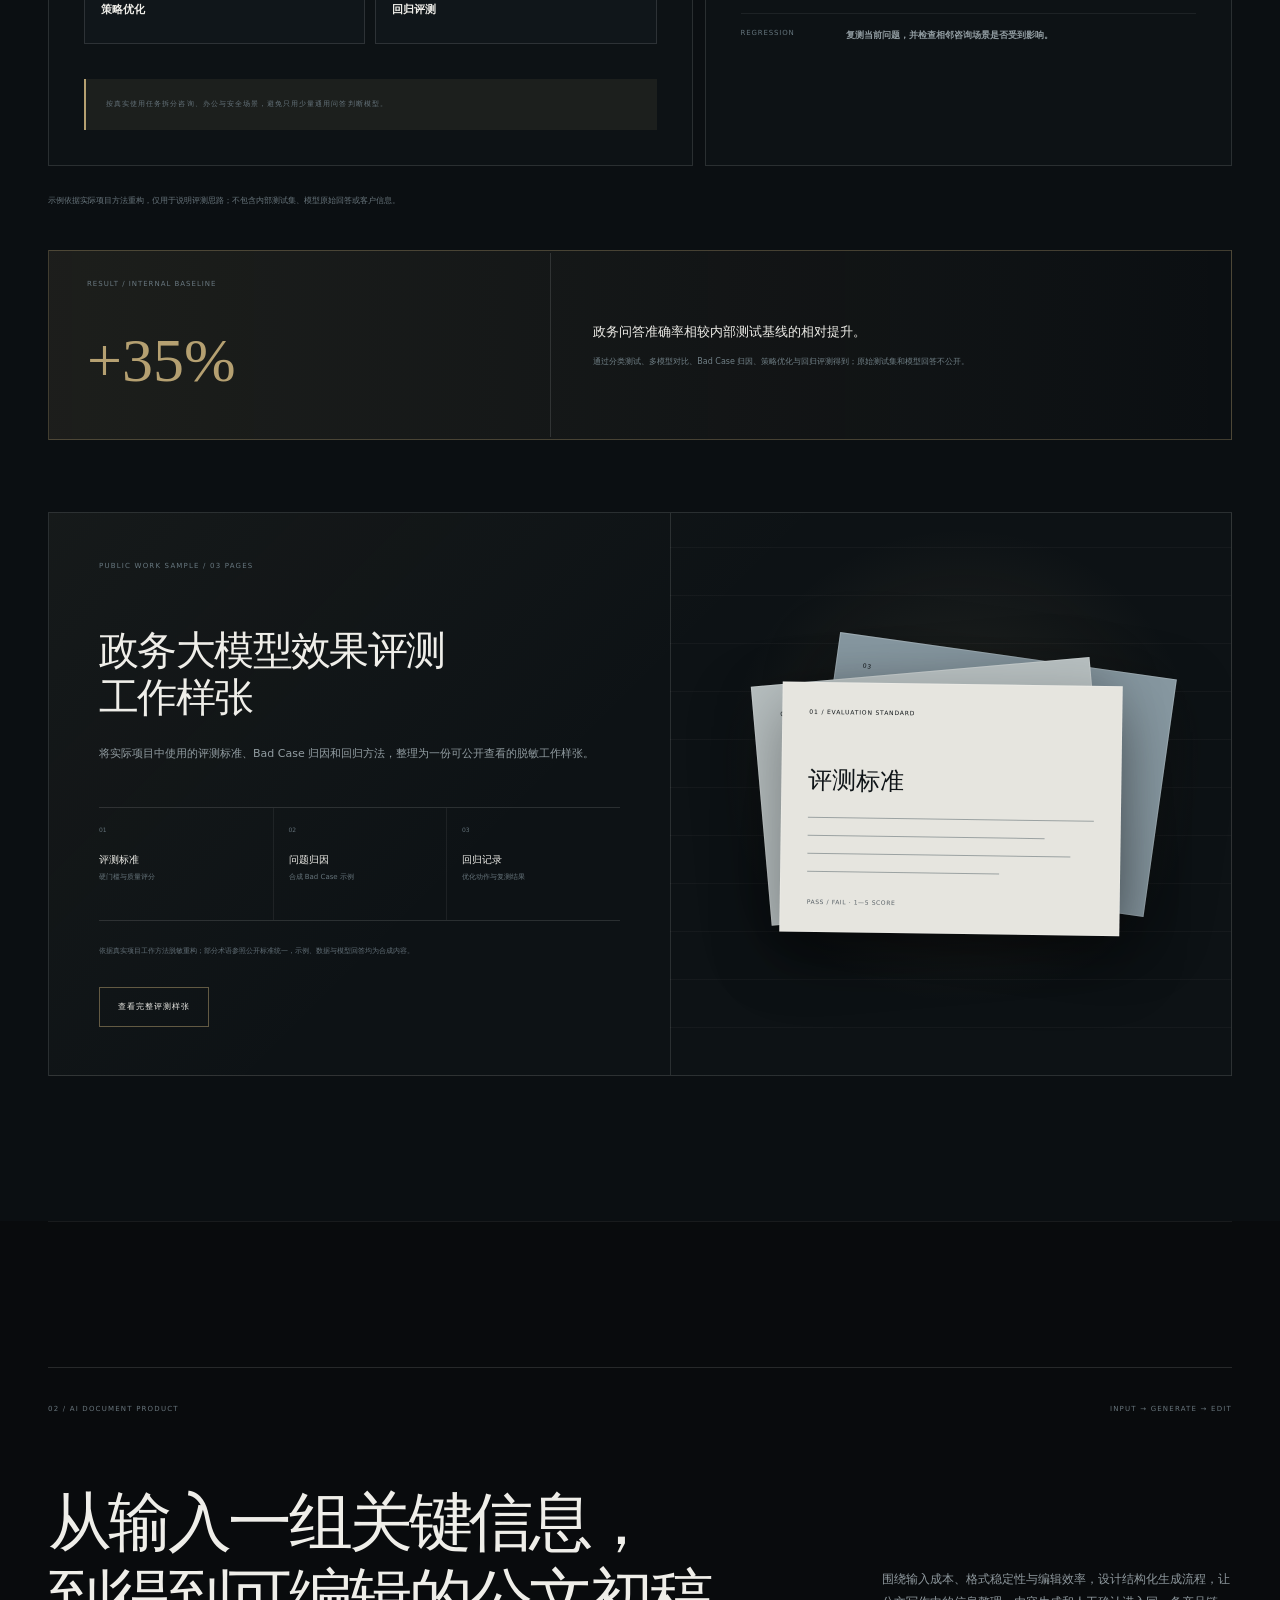
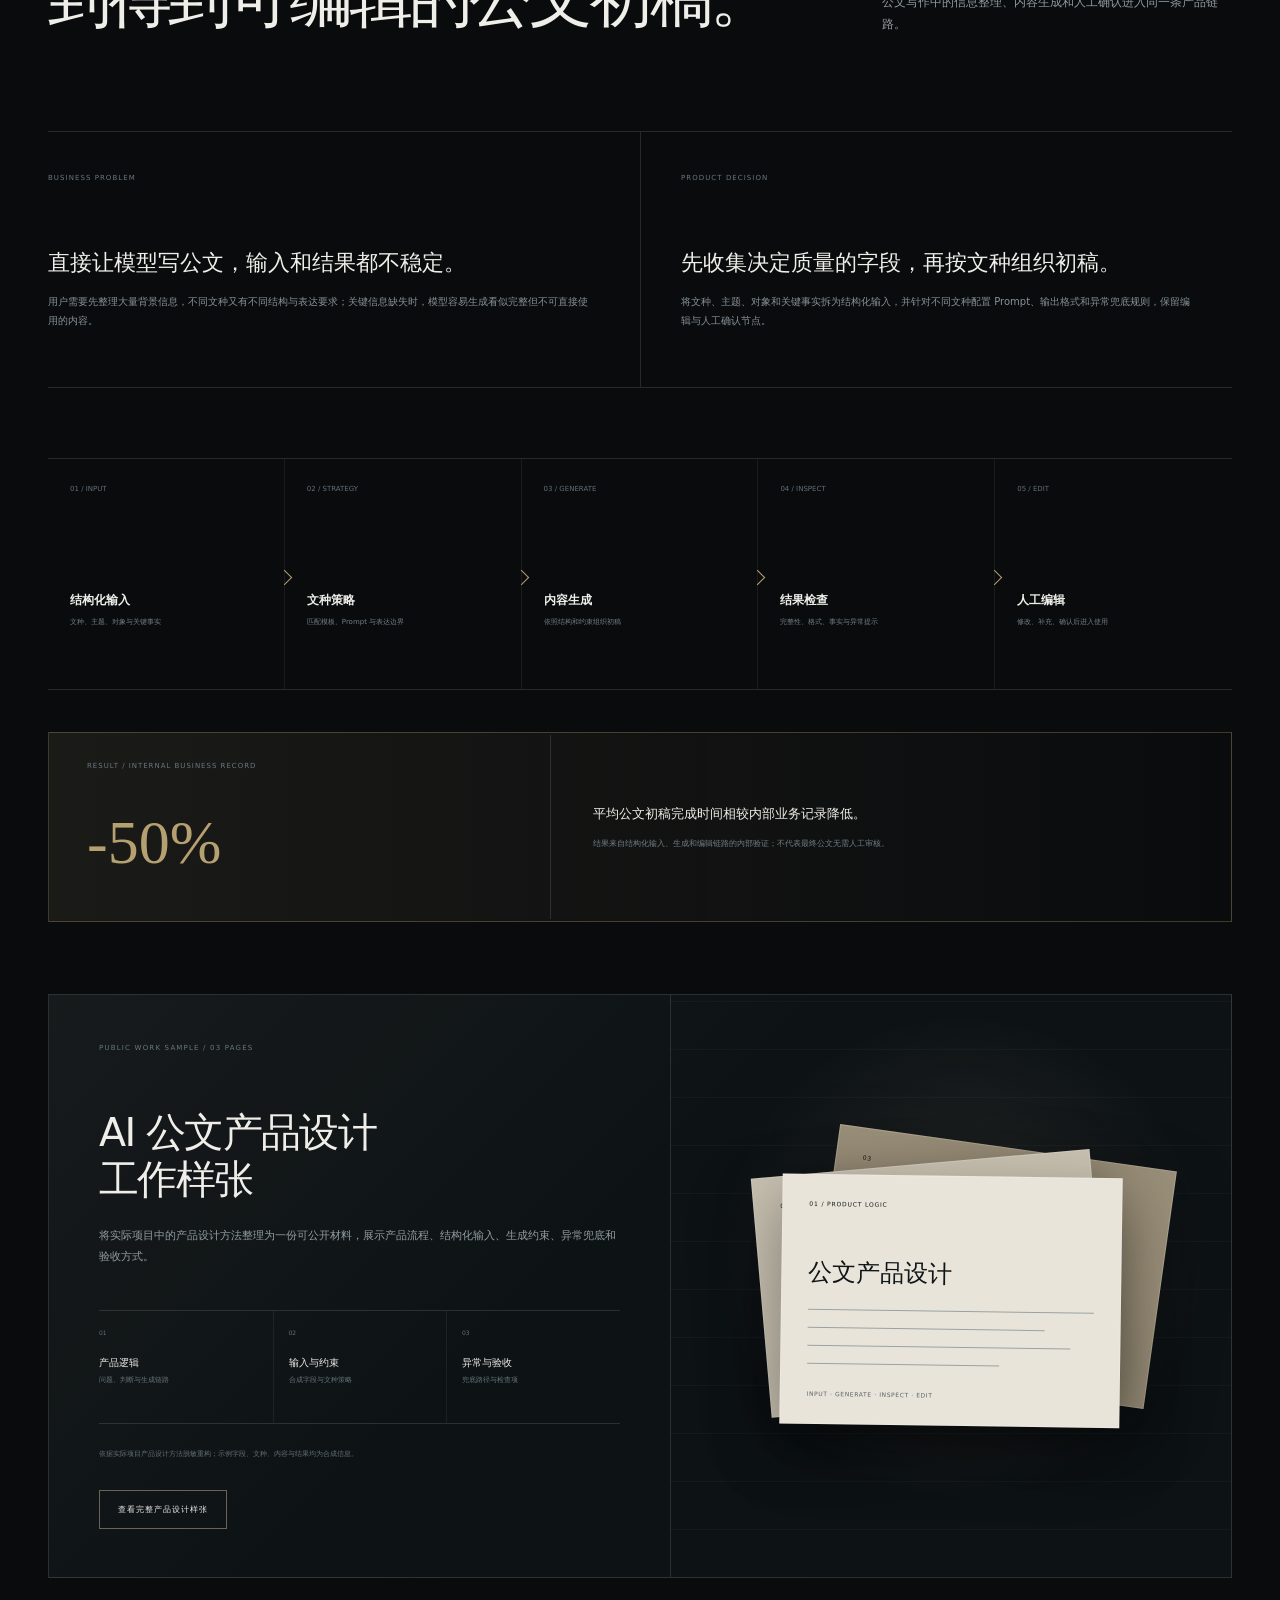
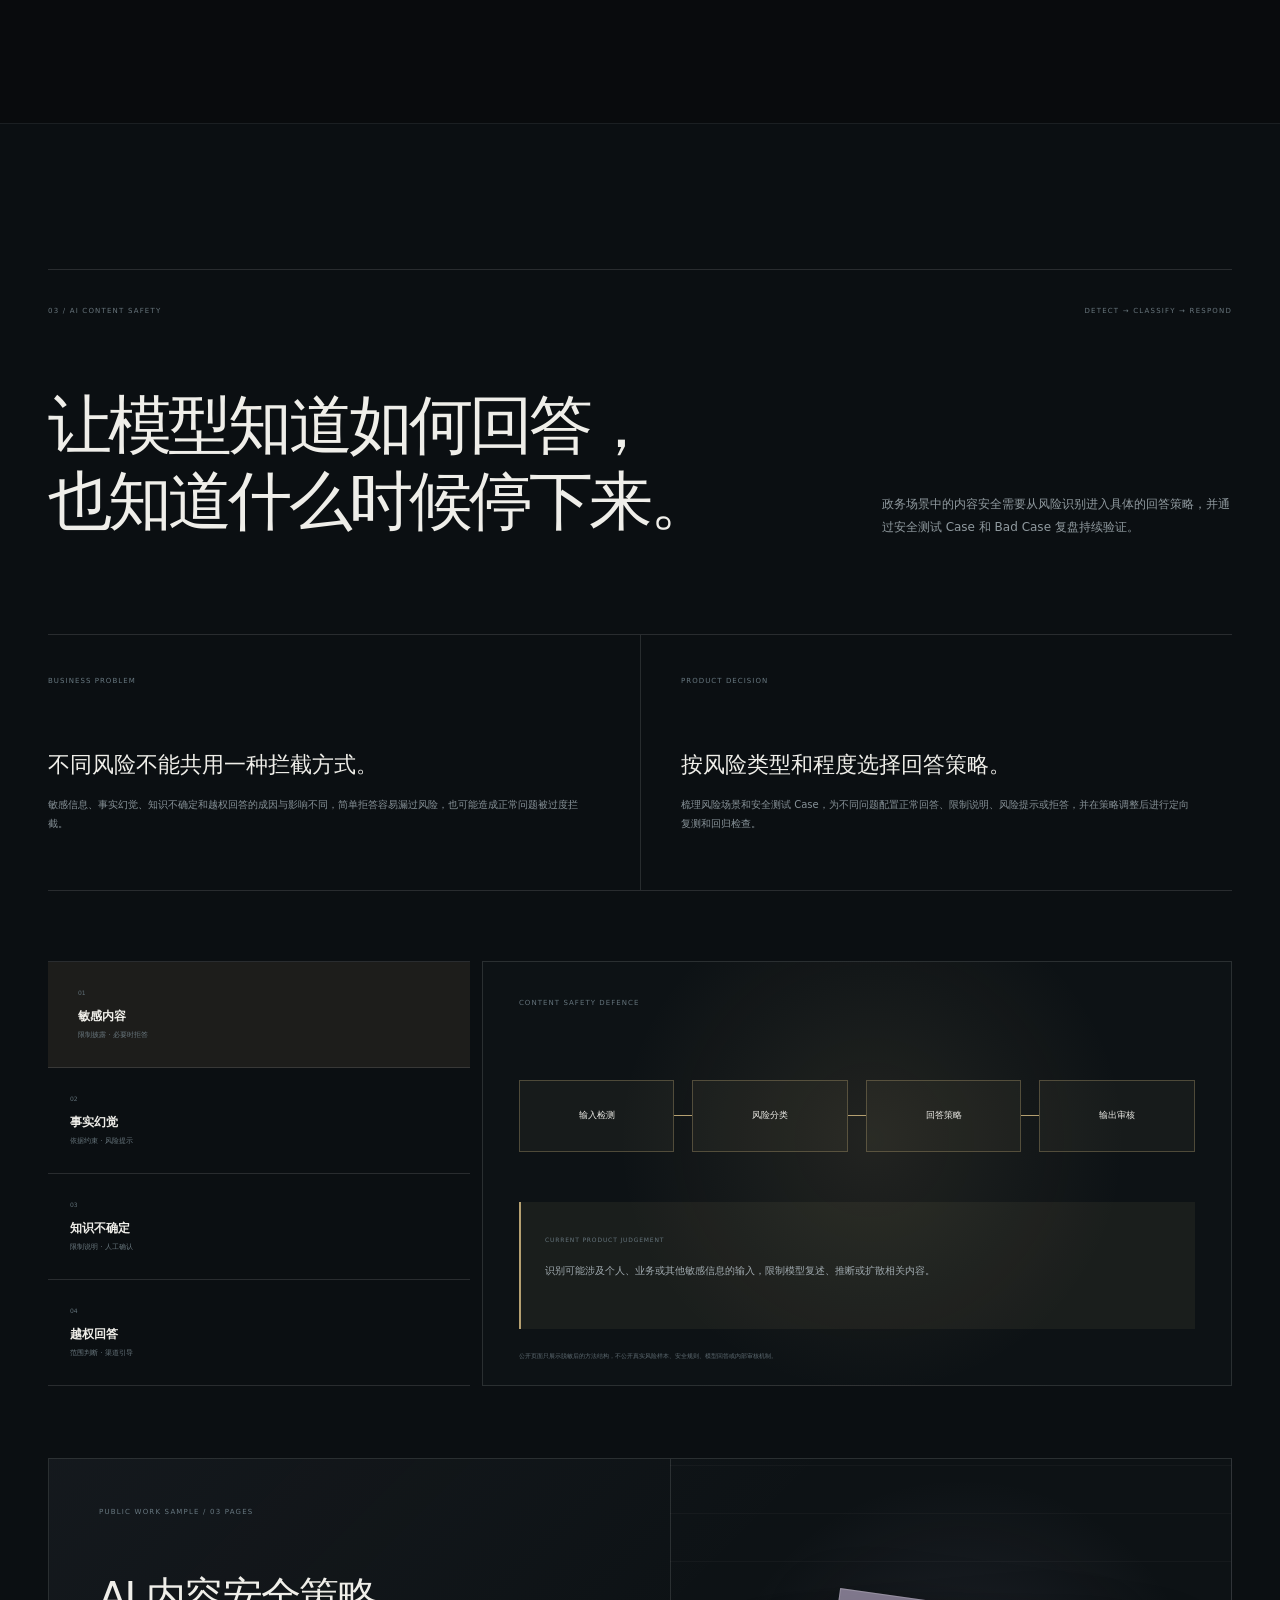
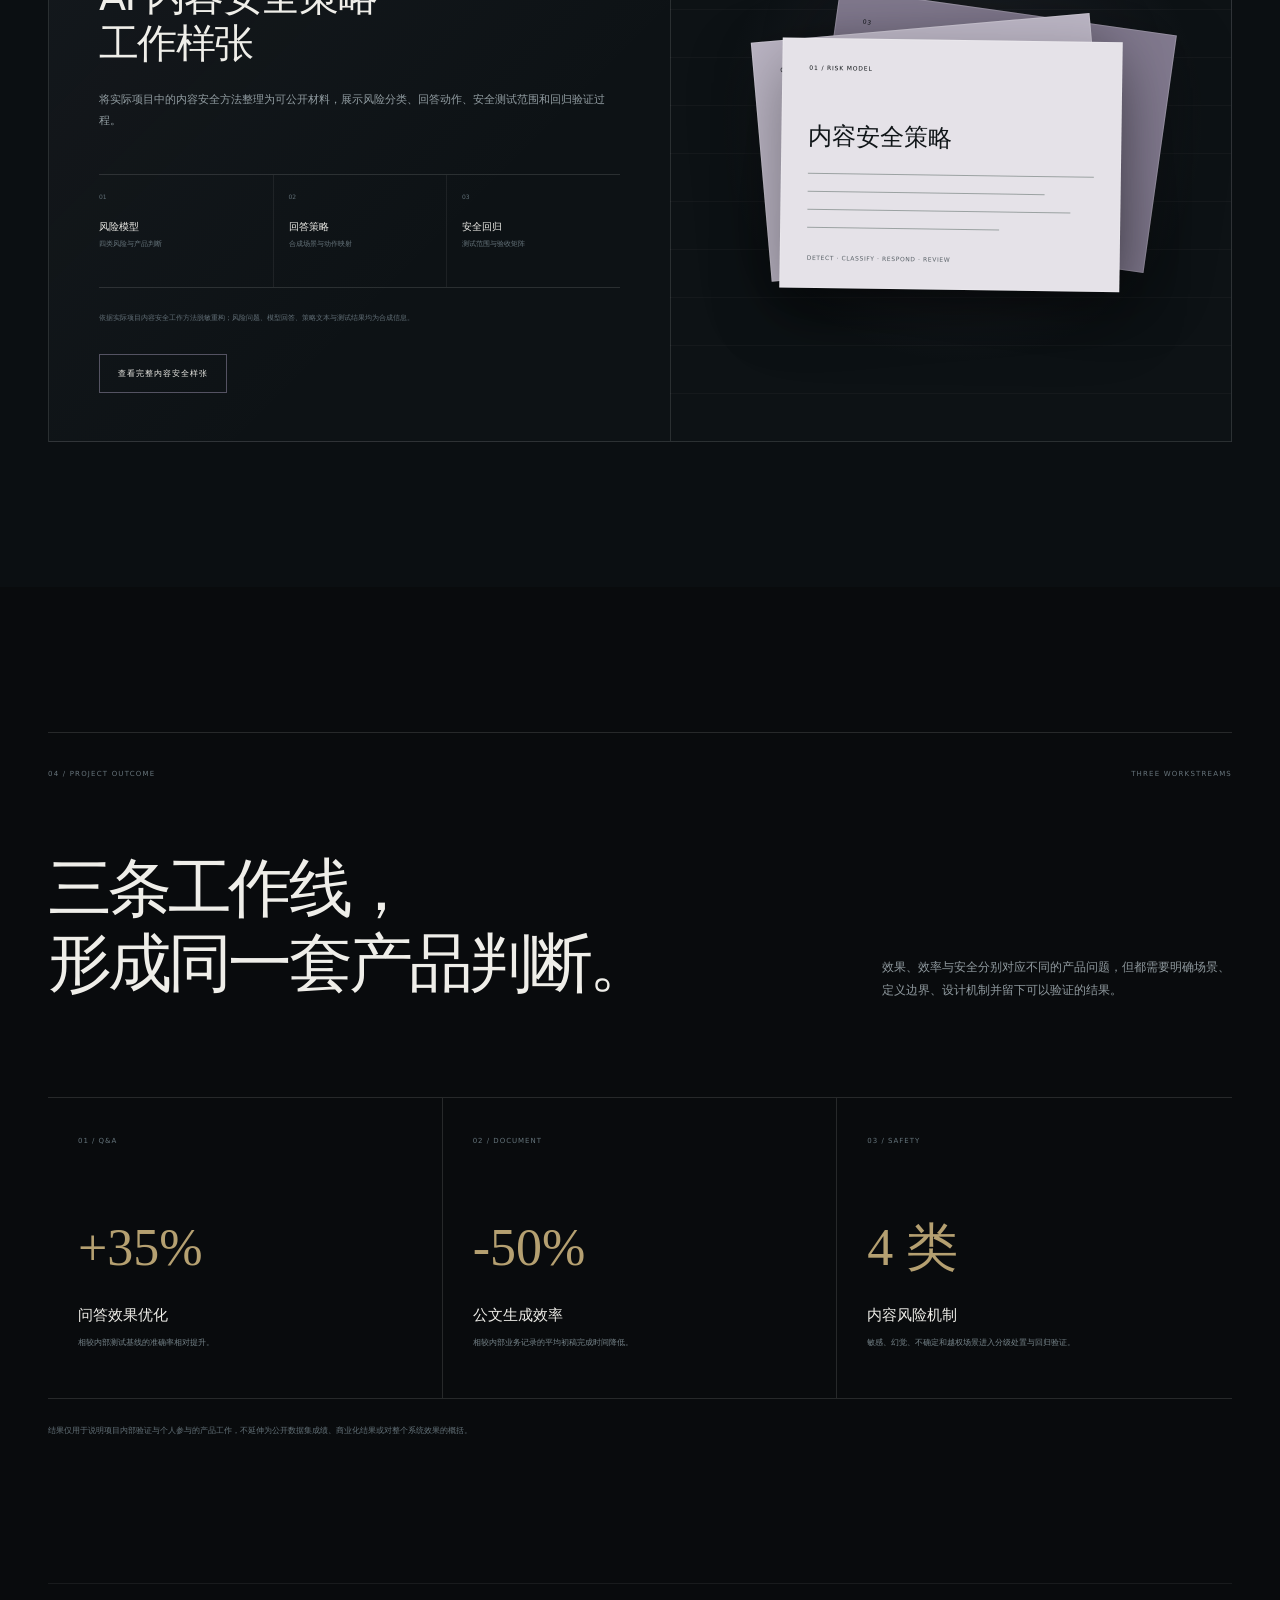
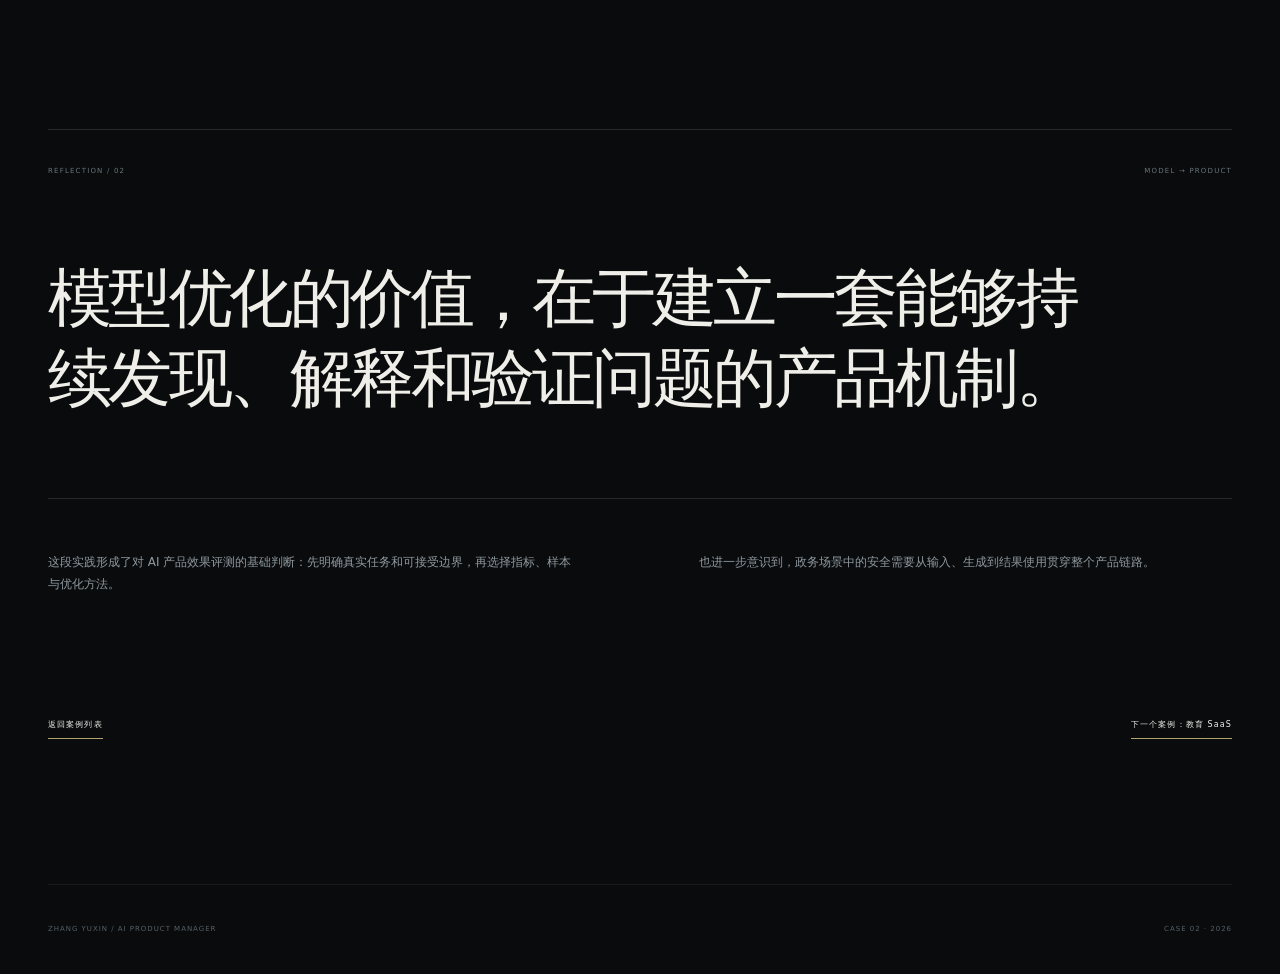
<file: cases/government-llm.html>
<!doctype html>
<html lang="zh-CN">
<head>
  <meta charset="utf-8">
  <meta name="viewport" content="width=device-width,initial-scale=1">
  <meta name="description" content="章雨馨参与省级政务大模型效果优化、AI 公文产品设计与内容安全策略的脱敏案例。">
  <meta name="theme-color" content="#090b0d">
  <title>政务大模型效果优化｜章雨馨</title>
  <link rel="icon" href="data:image/svg+xml,%3Csvg xmlns='http://www.w3.org/2000/svg' viewBox='0 0 32 32'%3E%3Crect width='32' height='32' fill='%23090b0d'/%3E%3Cpath d='M8 9h16v2H8zm0 6h16v2H8zm0 6h11v2H8z' fill='%239aa3c3'/%3E%3C/svg%3E">
  <script>try{document.documentElement.dataset.theme=localStorage.getItem('portfolio-theme')==='day'?'day':'night'}catch{document.documentElement.dataset.theme='night'}</script>
  <link rel="stylesheet" href="work.css"><link rel="stylesheet" href="../theme.css">
  <script src="work.js" defer></script><script src="../theme.js" defer></script>
</head>
<body class="gov">
  <a class="skip" href="#main">跳到主要内容</a>
  <div class="grain" aria-hidden="true"></div><div class="page-progress" aria-hidden="true"><i data-progress></i></div>
  <header class="case-nav" data-nav>
    <a class="back" href="../index.html#work"><span>← 返回作品集</span><b>章雨馨</b></a>
    <p>CASE 02 / GOVERNMENT LLM</p>
    <div class="case-actions"><button class="theme-toggle" type="button" data-theme-toggle aria-label="切换至白天主题"><span data-theme-icon aria-hidden="true">☼</span><small data-theme-label>白昼</small></button><a class="resume" href="../assets/zhangyuxin-ai-product-manager.pdf" download>下载简历</a></div>
  </header>
  <main id="main">
    <section class="hero" data-hero>
      <div class="hero-grid" aria-hidden="true"></div><div class="hero-lens" data-lens aria-hidden="true"><b>02</b></div>
      <div class="hero-inner shell">
        <p class="hero-meta enter"><span>GOVERNMENT LLM / EVALUATION &amp; SAFETY</span><span>2026.01—2026.06</span></p>
        <div class="hero-main">
          <p class="case-name enter">Government LLM</p>
          <h1 class="enter">把模型问题，<br>变成可持续验证的优化闭环。</h1>
          <p class="hero-summary enter">围绕政务问答、AI 公文与内容安全，参与定义效果标准、构建分类测试集，并通过多模型对比、Bad Case 归因、策略优化与回归评测，让模型问题从主观感受进入可评测、可归因、可复测的产品过程。</p>
          <div class="hero-actions enter"><a href="#evaluation">查看工作内容</a><a href="#evidence">查看结果</a></div>
        </div>
        <div class="hero-bottom enter">
          <div><small>ROLE</small><strong>AI 产品 / 产品助理实习生</strong><span>效果标准 · 测试集 · 产品机制 · 回归验证</span></div>
          <div><small>WORKSTREAMS</small><strong>问答 / 公文 / 内容安全</strong><span>三条工作流，共用同一套验证逻辑</span></div>
          <div><small>DISCLOSURE</small><strong>脱敏重构案例</strong><span>不公开内部样本、回答、界面与文档</span></div>
        </div>
        <a class="scroll" href="#context"><span>向下浏览</span><i></i></a>
      </div>
    </section>

    <section class="overview shell" id="context">
      <div class="section-label reveal"><span>00 / CONTEXT &amp; BOUNDARY</span><span>WHAT CAN BE SHOWN</span></div>
      <div class="overview-title reveal"><h2>真正需要优化的，<br>是从问题到验证的完整过程。</h2><p>政务场景同时要求准确、稳定、合规和可追溯。单个示例的改善不足以证明有效，需要先定义标准，再让问题进入可以反复验证的迭代过程。</p></div>
      <div class="scope-grid reveal">
        <article><span>PROJECT CONTEXT</span><h3>面向政务人员的 AI 应用平台</h3><p>覆盖政务咨询、日常办公、公文写作、文本分析与多语种服务等场景。案例不展示客户单位、系统界面、原始测试内容或内部知识。</p></article>
        <article><span>MY CONTRIBUTION</span><h3>把效果问题转化为产品问题</h3><p>参与梳理场景、定义效果标准、构建分类测试集，进行多模型对比和 Bad Case 归因，并配合 Prompt、知识与输出约束调整后完成回归评测。</p><small>不将参与工作表述为独立完成全部模型训练或评测系统开发。</small></article>
      </div>
    </section>

    <nav class="workstream-nav shell reveal" aria-label="案例工作内容">
      <a href="#evaluation"><span>01</span><b>政务问答效果优化</b><small>评测闭环 · +35%</small></a>
      <a href="#documents"><span>02</span><b>AI 公文产品设计</b><small>生成流程 · -50%</small></a>
      <a href="#safety"><span>03</span><b>AI 内容安全策略</b><small>风险识别 · 分级处置</small></a>
    </nav>

    <section class="chapter dark" id="evaluation">
      <div class="shell">
        <div class="section-label reveal"><span>01 / GOVERNMENT Q&amp;A</span><span>EVALUATION → REGRESSION</span></div>
        <div class="chapter-head reveal"><h2>先建立判断标准，<br>再讨论模型是否变好。</h2><p>针对政务问答准确性和场景适配不足，将主观的“回答不好”拆成可以定位、归因和复测的问题。</p></div>
        <div class="workstream-brief reveal">
          <article><span>BUSINESS PROBLEM</span><h3>同样是“回答正确”，可用程度仍然不同。</h3><p>事实无误只是基础。答案是否完整、是否引用正确依据、能否给出符合政务场景的办理路径，同样决定实际使用体验。</p></article>
          <article><span>PRODUCT DECISION</span><h3>用分类标准连接问题、原因与优化动作。</h3><p>按实际任务构建分类测试，通过多模型对比建立基线；记录 Bad Case 后分别定位知识、Prompt、模型能力、生成、格式与安全策略问题。</p></article>
        </div>
        <div class="eval-stage reveal">
          <div class="eval-flow">
            <p>RECONSTRUCTED EVALUATION PIPELINE</p>
            <div class="eval-steps" data-eval-steps>
              <button class="is-active" data-copy="按真实使用任务拆分咨询、办公与安全场景，避免只用少量通用问答判断模型。"><span>步骤 01</span><b>场景分类</b></button>
              <button data-copy="为不同场景定义正确性、完整性、格式、安全性等判断维度。"><span>步骤 02</span><b>效果标准</b></button>
              <button data-copy="在同一问题与约束下比较不同模型或策略，建立可解释的测试基线。"><span>步骤 03</span><b>多模型对比</b></button>
              <button data-copy="将失败原因拆分为知识覆盖、Prompt、输出约束和安全策略等可行动类型。"><span>步骤 04</span><b>Bad Case 归因</b></button>
              <button data-copy="针对问题类型调整 Prompt、政务知识或输出规则，避免把所有问题都归因给模型本身。"><span>步骤 05</span><b>策略优化</b></button>
              <button data-copy="复测已修复问题，同时检查相邻场景是否出现退化，让改进能够被持续验证。"><span>步骤 06</span><b>回归评测</b></button>
            </div>
            <p class="eval-flow-output" data-eval-output>按真实使用任务拆分咨询、办公与安全场景，避免只用少量通用问答判断模型。</p>
          </div>
          <article class="case-sheet">
            <p>CASE CARD / 014</p><h3>合成测试案例：办事材料咨询</h3>
            <ul class="case-list">
              <li><span>EXPECTED</span><b>依据已知材料回答；信息不足时说明限制，不补造条件。</b></li>
              <li><span>BAD CASE</span><b>把其他事项的通用要求错误迁移到当前问题。</b></li>
              <li><span>DIAGNOSIS</span><b>知识召回范围过宽，输出缺少证据约束。</b></li>
              <li><span>ACTION</span><b>收紧检索范围，补充引用与不确定性表达规则。</b></li>
              <li><span>REGRESSION</span><b>复测当前问题，并检查相邻咨询场景是否受到影响。</b></li>
            </ul>
          </article>
        </div>
        <p class="material-note reveal">示例依据实际项目方法重构，仅用于说明评测思路；不包含内部测试集、模型原始回答或客户信息。</p>
        <div class="chapter-result reveal">
          <div><span>RESULT / INTERNAL BASELINE</span><strong>+35%</strong></div>
          <p><b>政务问答准确率相较内部测试基线的相对提升。</b><small>通过分类测试、多模型对比、Bad Case 归因、策略优化与回归评测得到；原始测试集和模型回答不公开。</small></p>
        </div>
        <article class="document-proof reveal" aria-labelledby="evaluation-sample-title">
          <div class="document-copy">
            <p class="document-meta">PUBLIC WORK SAMPLE / 03 PAGES</p>
            <h3 id="evaluation-sample-title">政务大模型效果评测<br>工作样张</h3>
            <p class="document-summary">将实际项目中使用的评测标准、Bad Case 归因和回归方法，整理为一份可公开查看的脱敏工作样张。</p>
            <ol class="document-outline">
              <li><span>01</span><b>评测标准</b><small>硬门槛与质量评分</small></li>
              <li><span>02</span><b>问题归因</b><small>合成 Bad Case 示例</small></li>
              <li><span>03</span><b>回归记录</b><small>优化动作与复测结果</small></li>
            </ol>
            <p class="document-disclosure">依据真实项目工作方法脱敏重构；部分术语参照公开标准统一，示例、数据与模型回答均为合成内容。</p>
            <a class="document-link" href="../assets/government-llm-evaluation-work-sample.pdf" target="_blank" rel="noopener">查看完整评测样张</a>
          </div>
          <div class="document-preview" aria-hidden="true">
            <div class="document-sheet sheet-back"><span>03</span><b>REGRESSION</b><small>复测与回归记录</small></div>
            <div class="document-sheet sheet-middle"><span>02</span><b>BAD CASE</b><small>问题诊断与归因</small></div>
            <div class="document-sheet sheet-front">
              <span>01 / EVALUATION STANDARD</span>
              <strong>评测标准</strong>
              <i></i><i></i><i></i><i></i>
              <small>PASS / FAIL · 1—5 SCORE</small>
            </div>
          </div>
        </article>
      </div>
    </section>

    <section class="chapter shell" id="documents">
      <div class="section-label reveal"><span>02 / AI DOCUMENT PRODUCT</span><span>INPUT → GENERATE → EDIT</span></div>
      <div class="chapter-head reveal"><h2>从输入一组关键信息，<br>到得到可编辑的公文初稿。</h2><p>围绕输入成本、格式稳定性与编辑效率，设计结构化生成流程，让公文写作中的信息整理、内容生成和人工确认进入同一条产品链路。</p></div>
      <div class="workstream-brief reveal">
        <article><span>BUSINESS PROBLEM</span><h3>直接让模型写公文，输入和结果都不稳定。</h3><p>用户需要先整理大量背景信息，不同文种又有不同结构与表达要求；关键信息缺失时，模型容易生成看似完整但不可直接使用的内容。</p></article>
        <article><span>PRODUCT DECISION</span><h3>先收集决定质量的字段，再按文种组织初稿。</h3><p>将文种、主题、对象和关键事实拆为结构化输入，并针对不同文种配置 Prompt、输出格式和异常兜底规则，保留编辑与人工确认节点。</p></article>
      </div>
      <div class="system-flow reveal">
        <article><span>01 / INPUT</span><b>结构化输入</b><small>文种、主题、对象与关键事实</small><i></i></article>
        <article><span>02 / STRATEGY</span><b>文种策略</b><small>匹配模板、Prompt 与表达边界</small><i></i></article>
        <article><span>03 / GENERATE</span><b>内容生成</b><small>依照结构和约束组织初稿</small><i></i></article>
        <article><span>04 / INSPECT</span><b>结果检查</b><small>完整性、格式、事实与异常提示</small><i></i></article>
        <article><span>05 / EDIT</span><b>人工编辑</b><small>修改、补充、确认后进入使用</small></article>
      </div>
      <div class="chapter-result reveal">
        <div><span>RESULT / INTERNAL BUSINESS RECORD</span><strong>-50%</strong></div>
        <p><b>平均公文初稿完成时间相较内部业务记录降低。</b><small>结果来自结构化输入、生成和编辑链路的内部验证；不代表最终公文无需人工审核。</small></p>
      </div>
      <article class="document-proof document-proof-warm reveal" aria-labelledby="document-sample-title">
        <div class="document-copy">
          <p class="document-meta">PUBLIC WORK SAMPLE / 03 PAGES</p>
          <h3 id="document-sample-title">AI 公文产品设计<br>工作样张</h3>
          <p class="document-summary">将实际项目中的产品设计方法整理为一份可公开材料，展示产品流程、结构化输入、生成约束、异常兜底和验收方式。</p>
          <ol class="document-outline">
            <li><span>01</span><b>产品逻辑</b><small>问题、判断与生成链路</small></li>
            <li><span>02</span><b>输入与约束</b><small>合成字段与文种策略</small></li>
            <li><span>03</span><b>异常与验收</b><small>兜底路径与检查项</small></li>
          </ol>
          <p class="document-disclosure">依据实际项目产品设计方法脱敏重构；示例字段、文种、内容与结果均为合成信息。</p>
          <a class="document-link" href="../assets/ai-document-product-design-work-sample.pdf" target="_blank" rel="noopener">查看完整产品设计样张</a>
        </div>
        <div class="document-preview" aria-hidden="true">
          <div class="document-sheet sheet-back"><span>03</span><b>ACCEPTANCE</b><small>异常兜底与验收</small></div>
          <div class="document-sheet sheet-middle"><span>02</span><b>CONTRACT</b><small>输入与生成约束</small></div>
          <div class="document-sheet sheet-front"><span>01 / PRODUCT LOGIC</span><strong>公文产品设计</strong><i></i><i></i><i></i><i></i><small>INPUT · GENERATE · INSPECT · EDIT</small></div>
        </div>
      </article>
    </section>

    <section class="chapter dark" id="safety">
      <div class="shell">
        <div class="section-label reveal"><span>03 / AI CONTENT SAFETY</span><span>DETECT → CLASSIFY → RESPOND</span></div>
        <div class="chapter-head reveal"><h2>让模型知道如何回答，<br>也知道什么时候停下来。</h2><p>政务场景中的内容安全需要从风险识别进入具体的回答策略，并通过安全测试 Case 和 Bad Case 复盘持续验证。</p></div>
        <div class="workstream-brief reveal">
          <article><span>BUSINESS PROBLEM</span><h3>不同风险不能共用一种拦截方式。</h3><p>敏感信息、事实幻觉、知识不确定和越权回答的成因与影响不同，简单拒答容易漏过风险，也可能造成正常问题被过度拦截。</p></article>
          <article><span>PRODUCT DECISION</span><h3>按风险类型和程度选择回答策略。</h3><p>梳理风险场景和安全测试 Case，为不同问题配置正常回答、限制说明、风险提示或拒答，并在策略调整后进行定向复测和回归检查。</p></article>
        </div>
        <div class="safety-stage reveal">
          <div class="safety-controls" data-safety-controls>
            <button class="is-active" data-copy="识别可能涉及个人、业务或其他敏感信息的输入，限制模型复述、推断或扩散相关内容。"><span>01</span><b>敏感内容</b><small>限制披露 · 必要时拒答</small></button>
            <button data-copy="当回答可能虚构政策、文件、数据或部门职责时，优先暴露不确定性，并要求依据核对或停止生成。"><span>02</span><b>事实幻觉</b><small>依据约束 · 风险提示</small></button>
            <button data-copy="知识缺失、过期或召回不足时，明确说明信息边界，避免用通用经验补齐政务事实。"><span>03</span><b>知识不确定</b><small>限制说明 · 人工确认</small></button>
            <button data-copy="当问题超出系统服务范围、模型权限或可判断边界时，引导至合适渠道，不代替有权主体作出结论。"><span>04</span><b>越权回答</b><small>范围判断 · 渠道引导</small></button>
          </div>
          <div class="safety-panel">
            <p>CONTENT SAFETY DEFENCE</p>
            <div class="safety-flow"><span>输入检测</span><i></i><span>风险分类</span><i></i><span>回答策略</span><i></i><span>输出审核</span></div>
            <div class="safety-response"><span>CURRENT PRODUCT JUDGEMENT</span><p data-safety-output>识别可能涉及个人、业务或其他敏感信息的输入，限制模型复述、推断或扩散相关内容。</p></div>
            <small>公开页面只展示脱敏后的方法结构，不公开真实风险样本、安全规则、模型回答或内部审核机制。</small>
          </div>
        </div>
        <article class="document-proof document-proof-safety reveal" aria-labelledby="safety-sample-title">
          <div class="document-copy">
            <p class="document-meta">PUBLIC WORK SAMPLE / 03 PAGES</p>
            <h3 id="safety-sample-title">AI 内容安全策略<br>工作样张</h3>
            <p class="document-summary">将实际项目中的内容安全方法整理为可公开材料，展示风险分类、回答动作、安全测试范围和回归验证过程。</p>
            <ol class="document-outline">
              <li><span>01</span><b>风险模型</b><small>四类风险与产品判断</small></li>
              <li><span>02</span><b>回答策略</b><small>合成场景与动作映射</small></li>
              <li><span>03</span><b>安全回归</b><small>测试范围与验收矩阵</small></li>
            </ol>
            <p class="document-disclosure">依据实际项目内容安全工作方法脱敏重构；风险问题、模型回答、策略文本与测试结果均为合成信息。</p>
            <a class="document-link" href="../assets/ai-content-safety-strategy-work-sample.pdf" target="_blank" rel="noopener">查看完整内容安全样张</a>
          </div>
          <div class="document-preview" aria-hidden="true">
            <div class="document-sheet sheet-back"><span>03</span><b>REGRESSION</b><small>安全测试与回归</small></div>
            <div class="document-sheet sheet-middle"><span>02</span><b>RESPONSE</b><small>风险到回答动作</small></div>
            <div class="document-sheet sheet-front"><span>01 / RISK MODEL</span><strong>内容安全策略</strong><i></i><i></i><i></i><i></i><small>DETECT · CLASSIFY · RESPOND · REVIEW</small></div>
          </div>
        </article>
      </div>
    </section>

    <section class="evidence" id="evidence">
      <div class="shell">
        <div class="section-label reveal"><span>04 / PROJECT OUTCOME</span><span>THREE WORKSTREAMS</span></div>
        <div class="chapter-head reveal"><h2>三条工作线，<br>形成同一套产品判断。</h2><p>效果、效率与安全分别对应不同的产品问题，但都需要明确场景、定义边界、设计机制并留下可以验证的结果。</p></div>
        <div class="outcome-grid reveal">
          <article><span>01 / Q&amp;A</span><strong>+35%</strong><h3>问答效果优化</h3><p>相较内部测试基线的准确率相对提升。</p></article>
          <article><span>02 / DOCUMENT</span><strong>-50%</strong><h3>公文生成效率</h3><p>相较内部业务记录的平均初稿完成时间降低。</p></article>
          <article><span>03 / SAFETY</span><strong>4 类</strong><h3>内容风险机制</h3><p>敏感、幻觉、不确定和越权场景进入分级处置与回归验证。</p></article>
        </div>
        <p class="outcome-note reveal">结果仅用于说明项目内部验证与个人参与的产品工作，不延伸为公开数据集成绩、商业化结果或对整个系统效果的概括。</p>
      </div>
    </section>

    <section class="closing shell">
      <div class="section-label reveal"><span>REFLECTION / 02</span><span>MODEL → PRODUCT</span></div>
      <blockquote class="reveal">模型优化的价值，在于建立一套能够持续发现、解释和验证问题的产品机制。</blockquote>
      <div class="closing-grid reveal"><p>这段实践形成了对 AI 产品效果评测的基础判断：先明确真实任务和可接受边界，再选择指标、样本与优化方法。</p><p>也进一步意识到，政务场景中的安全需要从输入、生成到结果使用贯穿整个产品链路。</p></div>
      <div class="case-end reveal"><a href="../index.html#work">返回案例列表</a><a href="education-saas.html">下一个案例：教育 SaaS</a></div>
    </section>
  </main>
  <footer class="footer shell"><span>ZHANG YUXIN / AI PRODUCT MANAGER</span><span>CASE 02 · 2026</span></footer>
</body>
</html>
</file>
<file: styles.css>
:root{--bg:#0b0d0f;--surface:#111519;--surface-2:#151a1f;--surface-3:#192128;--ink:#eeede8;--muted:#969da3;--dim:#626a70;--accent:#8295a4;--accent-2:#a8b5bf;--line:rgba(255,255,255,.12);--line-soft:rgba(255,255,255,.065);--ease:cubic-bezier(.22,.77,.26,1);--shell:min(1320px,calc(100vw - 96px));font-family:Inter,"SF Pro Display","PingFang SC","Microsoft YaHei",system-ui,sans-serif;color-scheme:dark}
*{box-sizing:border-box}html{scroll-behavior:smooth;background:var(--bg)}body{margin:0;background:var(--bg);color:var(--ink);font-size:16px;line-height:1.55;overflow-x:hidden}body.is-locked{overflow:hidden}a{color:inherit;text-decoration:none}button{font:inherit;color:inherit}button,a{-webkit-tap-highlight-color:transparent}.shell{width:var(--shell);margin-inline:auto}.skip-link{position:fixed;z-index:999;left:16px;top:16px;padding:10px 14px;background:var(--ink);color:var(--bg);transform:translateY(-150%)}.skip-link:focus{transform:none}.grain{position:fixed;z-index:80;inset:0;pointer-events:none;opacity:.035;background-image:url("data:image/svg+xml,%3Csvg viewBox='0 0 180 180' xmlns='http://www.w3.org/2000/svg'%3E%3Cfilter id='n'%3E%3CfeTurbulence type='fractalNoise' baseFrequency='.9' numOctaves='3' stitchTiles='stitch'/%3E%3C/filter%3E%3Crect width='100%25' height='100%25' filter='url(%23n)' opacity='.7'/%3E%3C/svg%3E")}.progress{position:fixed;z-index:100;left:0;top:0;width:100%;height:2px;background:transparent}.progress i{display:block;width:0;height:100%;background:var(--accent)}
.opening{position:fixed;z-index:500;inset:0;display:grid;place-items:center;background:#08090a;transition:opacity .65s var(--ease),visibility .65s}.opening.is-done{opacity:0;visibility:hidden}.opening-mark{width:270px;display:grid;grid-template-columns:auto 1fr;gap:8px 16px;align-items:center;font-size:11px;letter-spacing:.19em;opacity:0;animation:openingIn .7s .08s var(--ease) forwards}.opening-mark i{height:1px;background:var(--accent);transform-origin:left;animation:lineIn .65s .25s var(--ease) both}.opening-mark small{grid-column:1/-1;color:var(--muted);font-size:9px;letter-spacing:.23em}@keyframes openingIn{to{opacity:1}}@keyframes lineIn{from{transform:scaleX(0)}}
.site-header{position:fixed;z-index:120;left:0;right:0;top:0;height:84px;display:flex;align-items:center;justify-content:space-between;padding-inline:max(48px,calc((100vw - 1320px)/2));transition:height .35s,background .35s,border-color .35s,backdrop-filter .35s;border-bottom:1px solid transparent}.site-header.is-scrolled{height:68px;background:rgba(11,13,15,.78);border-color:var(--line-soft);backdrop-filter:blur(18px)}.brand{display:flex;align-items:baseline;gap:14px}.brand strong{font-size:15px;letter-spacing:.06em}.brand span{color:var(--muted);font-size:8px;letter-spacing:.18em}.desktop-nav{display:flex;align-items:center;gap:30px}.desktop-nav a{position:relative;color:#aeb3b7;font-size:10px;letter-spacing:.14em}.desktop-nav a:not(.nav-resume)::after{content:"";position:absolute;left:0;right:100%;bottom:-8px;height:1px;background:var(--accent);transition:right .28s var(--ease)}.desktop-nav a:hover::after,.desktop-nav a.is-active::after{right:0}.desktop-nav a.is-active{color:var(--ink)}.desktop-nav .nav-resume{padding:9px 16px;border:1px solid var(--line);color:var(--ink);transition:background .25s,color .25s}.desktop-nav .nav-resume:hover{background:var(--ink);color:var(--bg)}.menu-button{display:none}.mobile-nav{display:none}
.hero{position:relative;min-height:100svh;overflow:hidden;background:#090b0d}.hero-canvas{position:absolute;inset:0;width:100%;height:100%;opacity:.88}.hero-vignette{position:absolute;inset:0;background:radial-gradient(circle at 72% 46%,transparent 0,rgba(9,11,13,.05) 28%,rgba(9,11,13,.72) 76%),linear-gradient(90deg,#090b0d 0,rgba(9,11,13,.88) 34%,transparent 70%),linear-gradient(0deg,#090b0d 0,transparent 18%)}.hero-inner{position:relative;min-height:100svh;padding:130px 0 58px;display:flex;flex-direction:column}.hero-index{display:flex;justify-content:space-between;margin:0;color:var(--muted);font-size:9px;letter-spacing:.2em}.hero-copy{width:min(720px,65vw);margin:auto 0}.hero-name{margin:0 0 8px;color:var(--accent-2);font-size:18px;font-weight:650;letter-spacing:.14em}.hero-role{margin:0 0 33px;color:var(--muted);font-size:10px;letter-spacing:.18em}.hero h1{margin:0;font-size:clamp(52px,6vw,92px);font-weight:560;line-height:1.08;letter-spacing:-.07em}.hero-intro{max-width:620px;margin:34px 0 0;color:#aeb3b6;font-size:15px;line-height:1.9}.hero-actions{display:flex;gap:12px;margin-top:35px}.hero-actions a{min-width:145px;padding:13px 20px;border:1px solid var(--line);font-size:10px;letter-spacing:.14em;text-align:center;transition:background .3s,color .3s,border-color .3s}.hero-actions a:first-child{background:var(--ink);color:var(--bg);border-color:var(--ink)}.hero-actions a:hover{background:var(--accent);border-color:var(--accent);color:#071014}.capability-index{display:flex;gap:26px;margin-top:auto;padding-top:35px;border-top:1px solid var(--line-soft);color:#858d93;font-size:8px;letter-spacing:.14em}.capability-index span{display:flex;align-items:center;gap:8px}.capability-index span::before{content:"";width:3px;height:3px;border-radius:50%;background:var(--accent)}.hero-signal{position:absolute;right:4%;top:50%;display:flex;align-items:center;gap:7px;transform:rotate(90deg) translateY(-50%);transform-origin:right top;color:#6f787e;font-size:7px;letter-spacing:.17em}.hero-signal i{width:25px;height:1px;background:#46545f}.scroll-cue{position:absolute;right:0;bottom:51px;display:flex;align-items:center;gap:12px;color:#7f878c;font-size:8px;letter-spacing:.15em}.scroll-cue i{position:relative;width:40px;height:1px;background:var(--line)}.scroll-cue i::after{content:"";position:absolute;left:0;top:-1px;width:8px;height:3px;background:var(--accent);animation:scan 2.2s infinite var(--ease)}@keyframes scan{50%{left:32px}}
.enter{opacity:0;filter:blur(8px);transform:translateY(18px);transition:opacity .8s var(--ease),filter .9s var(--ease),transform .9s var(--ease)}body.is-ready .enter{opacity:1;filter:blur(0);transform:none}.hero-index{transition-delay:.02s}.hero-name{transition-delay:.09s}.hero-role{transition-delay:.14s}.hero h1{transition-delay:.19s}.hero-intro{transition-delay:.28s}.hero-actions{transition-delay:.35s}.capability-index{transition-delay:.42s}.hero-signal{transition-delay:.45s}.reveal{opacity:0;filter:blur(7px);transform:translateY(32px);transition:opacity .85s var(--ease),filter .85s var(--ease),transform .85s var(--ease)}.reveal.is-visible{opacity:1;filter:blur(0);transform:none}
.chapter-label{display:flex;justify-content:space-between;padding-top:95px;color:var(--muted);font-size:9px;letter-spacing:.18em}.featured{position:relative;min-height:1100px;padding-bottom:150px;background:linear-gradient(#0b0d0f,#0e1114 55%,#0b0d0f)}.featured-stage{min-height:900px;display:grid;grid-template-columns:31% 69%;align-items:center;gap:2%;padding-top:60px}.featured-copy{position:relative;z-index:4}.serif{margin:0 0 10px;font-family:Georgia,"Times New Roman",serif;font-size:clamp(55px,6vw,90px);font-style:italic;line-height:1}.featured-copy h2{margin:0;color:#c9cccd;font-size:22px;font-weight:500;line-height:1.5}.featured-thesis{margin:45px 0 0;font-size:clamp(27px,3vw,44px);font-weight:520;line-height:1.45;letter-spacing:-.045em}.featured-role{margin:21px 0;color:var(--muted);font-size:12px}.feature-tags{display:flex;flex-wrap:wrap;gap:6px}.feature-tags span{padding:6px 8px;border:1px solid var(--line-soft);color:#7f898f;font-size:7px;letter-spacing:.12em}.focus-copy{min-height:72px;margin:32px 0 20px;padding-left:16px;border-left:1px solid var(--accent);color:#aeb4b8;font-size:13px;line-height:1.75;transition:opacity .2s,transform .2s}.text-link,.film-copy button,.timeline-detail button{padding:0 0 7px;border:0;border-bottom:1px solid #738591;background:transparent;color:#cdd4d8;font-size:9px;letter-spacing:.16em;cursor:pointer}.cielo-visual{position:relative;height:720px;perspective:1400px;outline:none;cursor:pointer}.visual-aura{position:absolute;inset:10% 4%;background:radial-gradient(ellipse at 48% 48%,rgba(89,112,128,.19),transparent 66%);filter:blur(20px)}.ui-window{position:absolute;border:1px solid rgba(255,255,255,.14);background:rgba(19,24,29,.93);box-shadow:0 36px 80px rgba(0,0,0,.45);backdrop-filter:blur(20px);transition:transform .55s var(--ease),opacity .45s,filter .45s,border-color .35s}.ui-window:hover{border-color:rgba(143,164,179,.55);z-index:10!important}.window-top{height:36px;display:flex;align-items:center;padding:0 14px;border-bottom:1px solid var(--line-soft);color:#7e888e;font-size:7px;letter-spacing:.15em}.window-top i{width:5px;height:5px;margin-right:9px;border-radius:50%;background:var(--accent)}.window-top small{margin-left:auto;font-size:6px}.memory-window{z-index:1;left:0;top:12%;width:57%;height:53%;transform:translate3d(0,0,-80px) rotateY(5deg)}.chat-window{z-index:3;right:0;top:20%;width:59%;height:60%;transform:translate3d(0,0,40px) rotateY(-4deg)}.persona-window{z-index:2;left:16%;bottom:4%;width:49%;height:35%;transform:translate3d(0,0,-20px) rotateY(3deg)}.memory-title{padding:22px 22px 10px}.memory-title small{display:block;color:#65727a;font-size:7px;letter-spacing:.16em}.memory-title strong{display:block;margin-top:7px;font-size:23px}.memory-list{padding:3px 20px}.memory-list p{display:grid;grid-template-columns:30px 1fr auto;align-items:center;margin:0;padding:12px 0;border-bottom:1px solid var(--line-soft)}.memory-list p>i{width:23px;height:23px;border-radius:50%;background:radial-gradient(circle,var(--accent) 0 17%,transparent 18% 42%,rgba(130,149,164,.35) 43%)}.memory-list b,.memory-list small{display:block}.memory-list b{font-size:10px}.memory-list small{margin-top:3px;color:#69737a;font-size:7px}.memory-list em{color:#6f7e88;font-size:8px;font-style:normal}.chat-person{display:flex;align-items:center;gap:10px;padding:21px 24px}.chat-person>span{width:33px;height:33px;display:grid;place-items:center;border-radius:50%;background:#34444f;font-family:Georgia,serif}.chat-person b,.chat-person small{display:block;font-size:10px}.chat-person small{color:#69737a;font-size:7px}.chat-line{max-width:78%;margin:0 24px 10px;padding:13px 15px;border-radius:12px;font-size:10px;line-height:1.7}.chat-line.bot{background:#1a2228}.chat-line.user{margin-left:auto;background:#253541}.memory-source{display:flex;align-items:center;gap:7px;margin:16px 24px;padding-top:12px;border-top:1px solid var(--line-soft);color:#75828a;font-size:7px}.memory-source i{width:5px;height:5px;border-radius:50%;background:var(--accent)}.memory-source button{margin-left:auto;border:0;background:none;color:#9baab4;font-size:7px}.chat-input{position:absolute;left:24px;right:24px;bottom:18px;padding:11px 13px;border:1px solid var(--line-soft);color:#566168;font-size:8px}.chat-input span{float:right;color:#a6b5bf}.persona-row{display:grid;grid-template-columns:27px 1fr auto;align-items:center;margin:0 18px;padding:10px 0;border-bottom:1px solid var(--line-soft)}.persona-row span{color:#67747c;font-size:7px}.persona-row b{font-size:10px}.persona-row small{color:#6c777e;font-size:7px}.trace{position:absolute;z-index:0;border:1px dashed rgba(130,149,164,.18);border-radius:50%}.trace-one{inset:10% 15% 16% 10%;transform:rotate(18deg)}.trace-two{inset:19% 7% 7% 20%;transform:rotate(-12deg)}.visual-hint{position:absolute;right:1%;bottom:0;color:#59646b;font-size:7px;letter-spacing:.16em}.cielo-visual.is-focused .ui-window:not(.is-focused){opacity:.38;filter:blur(2px);transform:scale(.975)}.cielo-visual .ui-window.is-focused{transform:translate3d(0,-8px,80px) scale(1.025);border-color:rgba(151,173,188,.5)}
.other-work{padding:130px 0 170px;background:#0b0d0f}.section-head{display:grid;grid-template-columns:1fr 2.2fr 1fr;align-items:end;margin-bottom:62px}.section-head>p,.method-intro>p,.section-kicker,.contact-inner>p{margin:0;color:var(--accent);font-size:9px;letter-spacing:.17em}.section-head h2{margin:0;font-size:clamp(43px,5vw,72px);font-weight:520;line-height:1.17;letter-spacing:-.06em}.section-head>span{justify-self:end;color:var(--muted);font-size:11px}.filmstrip{height:620px;display:flex;border-top:1px solid var(--line);border-bottom:1px solid var(--line);overflow:hidden}.film{position:relative;flex:1;min-width:0;overflow:hidden;border-right:1px solid var(--line);cursor:pointer;transition:flex .55s var(--ease),filter .45s,opacity .45s}.film:last-child{border-right:0}.filmstrip:hover .film:not(:hover){filter:brightness(.55);opacity:.7}.film:hover,.film.is-active{flex:1.7}.film-bg{position:absolute;inset:0;background:#11161a;transition:transform .8s var(--ease)}.film:hover .film-bg{transform:scale(1.035)}.film-number{position:absolute;right:18px;top:3px;color:rgba(255,255,255,.045);font-size:190px;font-weight:700;letter-spacing:-.1em}.film-copy{position:absolute;z-index:2;inset:auto 28px 30px}.film-copy p{margin:0 0 10px;color:var(--accent);font-size:8px;letter-spacing:.16em}.film-copy h3{margin:0;font-size:clamp(22px,2.1vw,34px);font-weight:520;white-space:nowrap}.film-copy>span{display:block;margin-top:10px;color:#959ca0;font-size:10px;white-space:nowrap}.film-copy small{display:block;width:330px;max-height:0;margin-top:0;overflow:hidden;color:#b8bdc0;font-size:12px;line-height:1.7;opacity:0;transition:max-height .45s,opacity .4s,margin .4s}.film-copy button{max-height:0;margin-top:0;overflow:hidden;opacity:0;transition:max-height .4s,opacity .4s,margin .4s}.film:hover small,.film.is-active small{max-height:60px;margin-top:19px;opacity:1}.film:hover button,.film.is-active button{max-height:30px;margin-top:18px;opacity:1}.gov-art{background:radial-gradient(circle at 40% 32%,#1d2931,#0e1215 65%)}.eval-sheet{position:absolute;left:12%;top:14%;width:69%;height:45%;padding:22px;border:1px solid var(--line);background:rgba(15,20,24,.9);transform:rotate(-3deg)}.eval-sheet span,.eval-sheet b{display:block}.eval-sheet span{color:#6f7d86;font-size:7px;letter-spacing:.16em}.eval-sheet b{margin:25px 0 13px;font-size:15px}.eval-sheet i{display:block;width:84%;height:5px;margin:11px 0;background:#2a353c}.eval-sheet i:nth-of-type(2){width:63%}.eval-sheet em{position:absolute;right:15px;top:15px;padding:5px;border:1px solid #745c58;color:#a9837b;font-size:7px;font-style:normal}.eval-scale{position:absolute;right:10%;top:47%;width:40%;height:23%;display:flex;gap:7px;align-items:end}.eval-scale i{flex:1;background:#2c3a43}.eval-scale i:nth-child(1){height:31%}.eval-scale i:nth-child(2){height:48%}.eval-scale i:nth-child(3){height:84%}.eval-scale i:nth-child(4){height:65%}.eval-scale i:nth-child(5){height:95%}.saas-art{background:linear-gradient(145deg,#11171b,#171c21)}.prototype{position:absolute;left:12%;top:13%;width:72%;height:47%;display:grid;grid-template:28px 1fr / 22% 1fr;border:1px solid var(--line);background:#171e23;transform:rotate(2deg)}.prototype header{grid-column:1/-1;border-bottom:1px solid var(--line);background:#202b32}.prototype aside{border-right:1px solid var(--line)}.prototype main{display:grid;grid-template-columns:1fr 1fr;gap:8px;padding:11px}.prototype i{border:1px solid var(--line-soft);background:#20272c}.prd{position:absolute;right:9%;bottom:19%;width:56%;height:28%;padding:17px;background:#d8d8d3;color:#111;box-shadow:0 25px 45px rgba(0,0,0,.25);transform:rotate(-3deg)}.prd b{font-size:8px;letter-spacing:.12em}.prd i{display:block;width:75%;height:4px;margin-top:10px;background:#a7a9a7}.prd i:nth-of-type(2){width:88%}.prd span{position:absolute;right:12px;bottom:12px;color:#3c5666;font-size:7px}.pet-art{background:radial-gradient(circle at 50% 30%,#293138,#141719 68%)}.phone{position:absolute;width:32%;height:49%;padding:19px 12px;border:4px solid #090b0c;border-radius:20px;background:#d9d8d1;color:#172027;box-shadow:0 24px 40px rgba(0,0,0,.35)}.phone-a{left:16%;top:13%;transform:rotate(-7deg)}.phone-b{right:14%;top:18%;transform:rotate(5deg)}.phone b,.phone span{display:block;font-size:9px}.phone span{margin-top:9px;color:#657078;font-size:7px}.phone i{display:block;height:19%;margin-top:10px;border-radius:5px;background:#aebbc0}.phone i:nth-of-type(2){background:#c1b8aa}.award{position:absolute;left:13%;bottom:17%;padding:12px 16px;border:1px solid #a39275;color:#c0ad87;font-size:7px;letter-spacing:.15em}.award strong{font-size:24px}
.method{padding:140px 0 0;border-top:1px solid var(--line-soft);background:#0d1012}.method-intro{display:grid;grid-template-columns:1fr 3.2fr;padding-bottom:100px}.method-intro h2{margin:0;font-size:clamp(40px,5vw,74px);font-weight:500;line-height:1.2;letter-spacing:-.06em}.method-intro>span{grid-column:2;margin-top:30px;color:var(--muted);font-size:14px}.method-scroll{height:360vh}.method-sticky{position:sticky;top:0;height:100vh;display:grid;grid-template-columns:24% 1fr;align-items:center;overflow:hidden}.method-rail{position:relative;height:54%;display:flex;flex-direction:column;justify-content:space-between;padding-left:24px;border-left:1px solid var(--line)}.method-rail i{position:absolute;left:-1px;top:0;width:2px;height:0;background:var(--accent)}.method-rail span{color:#51595e;font-size:8px;letter-spacing:.18em;transition:color .35s}.method-rail span.is-active{color:var(--ink)}.method-scenes{position:relative;height:62%}.method-scene{position:absolute;inset:0;display:grid;grid-template-columns:110px 1fr;align-content:center;opacity:0;filter:blur(10px);transform:translateY(42px);pointer-events:none;transition:opacity .6s var(--ease),filter .6s,transform .6s var(--ease)}.method-scene.is-active{opacity:1;filter:blur(0);transform:none;pointer-events:auto}.step-no{grid-row:1/6;color:rgba(255,255,255,.08);font-size:90px;line-height:.9;letter-spacing:-.08em}.method-scene>p{margin:0;color:var(--accent);font-size:9px;letter-spacing:.16em}.method-scene h3{margin:20px 0 32px;font-size:clamp(42px,5.6vw,84px);font-weight:500;line-height:1.08;letter-spacing:-.065em}.method-evidence{display:flex;flex-wrap:wrap;gap:7px}.method-evidence span{padding:8px 11px;border:1px solid var(--line);color:#a3aaae;font-size:10px}.method-scene>small{margin-top:23px;color:#626b70;font-size:9px}.method-values{position:absolute;right:0;bottom:42px;display:flex;gap:25px;color:#626b70;font-size:9px}.method-values span::before{content:"";display:inline-block;width:4px;height:4px;margin-right:7px;border-radius:50%;background:var(--accent)}
.experience{padding:150px 0 170px}.timeline{border-top:1px solid var(--line)}.timeline article{position:relative;min-height:230px;display:grid;grid-template-columns:22% 1fr 27%;align-items:center;padding:34px 0;border-bottom:1px solid var(--line);overflow:hidden;transition:background .4s,padding .4s}.timeline article:hover,.timeline article:focus{padding-inline:22px;background:#101519;outline:none}.timeline time{align-self:start;padding-top:8px;color:#788187;font-size:10px}.timeline-main>p{margin:0;color:var(--accent);font-size:10px}.timeline-main h3{margin:10px 0 7px;font-size:28px;font-weight:520}.timeline-main>span{color:var(--muted);font-size:11px}.timeline-detail{max-height:0;overflow:hidden;opacity:0;transition:max-height .45s,opacity .4s,margin .4s}.timeline article:hover .timeline-detail,.timeline article:focus .timeline-detail{max-height:100px;margin-top:20px;opacity:1}.timeline-detail p{max-width:550px;margin:0 0 13px;color:#929a9f;font-size:11px}.timeline-visual{justify-self:end;width:210px;height:130px;opacity:.35;transition:opacity .4s,transform .5s var(--ease)}.timeline article:hover .timeline-visual,.timeline article:focus .timeline-visual{opacity:1;transform:scale(1.05)}.tv-eval{position:relative;border:1px solid var(--line-soft);padding:18px}.tv-eval i{display:block;width:40%;height:4px;margin-bottom:10px;background:#39464f}.tv-eval i:nth-child(2){width:72%}.tv-eval i:nth-child(3){width:56%}.tv-eval b{position:absolute;right:17px;bottom:23px;color:var(--accent-2);font-size:30px}.tv-eval small{position:absolute;right:17px;bottom:11px;color:#667078;font-size:6px}.tv-flow{display:flex;align-items:center;gap:5px}.tv-flow span{font-size:7px}.tv-flow i{flex:1;height:1px;background:#53636e}.archive{display:grid;grid-template-columns:.9fr 1.1fr;gap:90px;margin-top:120px}.archive>article>p{margin:0 0 30px;color:var(--accent);font-size:9px;letter-spacing:.16em}.education>div{padding-top:30px;border-top:1px solid var(--line)}.education span{color:#687178;font-size:9px}.education h3{margin:13px 0 2px;font-size:35px;font-weight:520}.education strong,.education small{display:block}.education strong{color:#b8bdc0;font-size:13px}.education small{margin-top:22px;color:var(--accent);font-size:10px}.education div>p{max-width:500px;margin-top:25px;color:var(--muted);font-size:12px;line-height:1.8}.honors ol{padding:0;margin:0;border-top:1px solid var(--line);list-style:none}.honors li{display:grid;grid-template-columns:38px 1fr auto;align-items:center;min-height:77px;border-bottom:1px solid var(--line-soft);transition:padding .35s,background .35s}.honors li:hover{padding-inline:12px;background:#101519}.honors li span{color:#59636a;font-size:8px}.honors li b{font-size:12px;font-weight:500}.honors li em{color:var(--muted);font-size:9px;font-style:normal}.honors details{margin-top:20px;color:var(--muted);font-size:10px}.honors summary{color:var(--accent);cursor:pointer;letter-spacing:.13em}
.about{min-height:100vh;display:grid;grid-template-columns:42% 58%;gap:0;padding:130px 0 160px;border-top:1px solid var(--line-soft);align-items:center}.portrait{position:relative;height:690px;overflow:hidden;background:#11161a}.portrait::before{content:"";position:absolute;inset:0;background:linear-gradient(120deg,transparent 35%,rgba(255,255,255,.05) 50%,transparent 65%);transform:translateX(-100%);animation:portraitSweep 8s infinite}.portrait-placeholder{position:absolute;inset:0;display:flex;flex-direction:column;align-items:center;justify-content:center;background:radial-gradient(circle at 55% 35%,#242c31,#11161a 58%)}.portrait-placeholder::before{content:"";width:37%;aspect-ratio:1;border-radius:50%;background:#2a3339;box-shadow:0 180px 0 80px #20282d}.portrait-placeholder span,.portrait-placeholder p,.portrait-placeholder small{position:relative;z-index:2}.portrait-placeholder span{margin-top:170px;color:#81919b;font-family:Georgia,serif;font-size:45px;font-style:italic}.portrait-placeholder p{margin:5px 0;color:#a7adb0}.portrait-placeholder small{color:#677178;font-size:8px;letter-spacing:.14em}.portrait-color{position:absolute;inset:0;opacity:0;background:radial-gradient(circle at var(--x,50%) var(--y,50%),rgba(116,143,160,.36) 0 9%,transparent 25%);transition:opacity .35s}.portrait:hover .portrait-color{opacity:1}.portrait>p{position:absolute;left:24px;bottom:19px;margin:0;color:#6a747a;font-size:7px;letter-spacing:.17em}@keyframes portraitSweep{20%,100%{transform:translateX(100%)}}.about-copy{padding-left:clamp(50px,7vw,120px)}.about-copy h2{margin:20px 0 35px;font-size:clamp(42px,5vw,70px);font-weight:500;line-height:1.18;letter-spacing:-.06em}.about-copy>p:not(.section-kicker){max-width:690px;color:var(--muted);font-size:13px;line-height:1.9}.about-copy .about-lead{color:#c5c8c8!important;font-size:17px!important}.identity{margin:38px 0}.identity div{display:grid;grid-template-columns:40px 1fr;padding:13px 0;border-top:1px solid var(--line-soft)}.identity div:last-child{border-bottom:1px solid var(--line-soft)}.identity dt{color:#647078;font-size:8px}.identity dd{margin:0;font-size:11px}.personal{padding-top:10px}.interest-index{display:flex;gap:25px;margin-top:30px}.interest-index span{position:relative;color:#606a70;font-size:9px;letter-spacing:.14em;cursor:default;transition:color .3s}.interest-index span:hover{color:var(--ink)}.interest-index span::after{content:attr(data-note);position:absolute;left:0;top:20px;color:var(--accent);font-size:7px;opacity:0;transform:translateY(-3px);transition:.3s}.interest-index span:hover::after{opacity:1;transform:none}
.contact{position:relative;min-height:88vh;display:flex;flex-direction:column;justify-content:space-between;overflow:hidden;border-top:1px solid var(--line-soft);background:#080a0b}.contact-glow{position:absolute;width:600px;height:600px;border-radius:50%;left:var(--contact-x,70%);top:var(--contact-y,30%);transform:translate(-50%,-50%);background:radial-gradient(circle,rgba(104,127,143,.11),transparent 66%);pointer-events:none}.contact-inner{position:relative;padding-top:18vh}.contact h2{max-width:1120px;margin:30px 0 55px;font-size:clamp(45px,6.2vw,92px);font-weight:500;line-height:1.18;letter-spacing:-.067em}.contact h2 span{color:#777f84}.contact-actions{display:flex;gap:10px}.contact-actions button,.contact-actions a{min-width:150px;padding:13px 22px;border:1px solid var(--line);background:transparent;font-size:10px;letter-spacing:.1em;text-align:center;cursor:pointer;transition:background .3s,color .3s}.contact-actions button:hover,.contact-actions a:hover{background:var(--ink);color:var(--bg)}.email{display:inline-block;margin-top:30px;color:#778187;font-size:11px;border-bottom:1px solid var(--line-soft)}.site-footer{position:relative;min-height:80px;display:flex;justify-content:space-between;align-items:center;border-top:1px solid var(--line-soft);color:#525a5f;font-size:7px;letter-spacing:.14em}
.case-overlay{position:fixed;z-index:300;inset:0;overflow:auto;background:#0a0c0e;opacity:0;visibility:hidden;pointer-events:none;transition:opacity .55s var(--ease),visibility .55s}.case-overlay.is-open{opacity:1;visibility:visible;pointer-events:auto}.overlay-close{position:fixed;z-index:2;right:35px;top:30px;padding:10px 0;border:0;border-bottom:1px solid var(--line);background:none;color:#b8bec1;font-size:8px;letter-spacing:.17em;cursor:pointer}.overlay-hero{height:55vh;min-height:380px;background:radial-gradient(circle at 55% 45%,#2c3d48,#101419 65%);transform:scale(.82);filter:blur(12px);transition:transform .75s var(--ease),filter .75s}.case-overlay.is-open .overlay-hero{transform:scale(1);filter:blur(0)}.overlay-hero[data-case="gov"]{background:radial-gradient(circle at 45% 40%,#27343c,#0e1215 67%)}.overlay-hero[data-case="saas"]{background:linear-gradient(145deg,#273137,#101315)}.overlay-hero[data-case="pet"]{background:radial-gradient(circle at 60% 35%,#4a4d49,#121516 70%)}.overlay-hero::after{content:"PROTOTYPE / CASE TRANSITION";position:absolute;left:7%;bottom:10%;color:rgba(255,255,255,.5);font-size:9px;letter-spacing:.18em}.overlay-content{width:min(980px,calc(100% - 80px));margin:-80px auto 100px;position:relative;padding:55px 60px;background:#111519;opacity:0;transform:translateY(24px);transition:opacity .6s .22s,transform .6s .22s var(--ease)}.case-overlay.is-open .overlay-content{opacity:1;transform:none}.overlay-content>p:first-child{color:var(--accent);font-size:8px;letter-spacing:.17em}.overlay-content h2{margin:15px 0 0;font-family:Georgia,"Times New Roman",serif;font-size:70px;font-style:italic;font-weight:400}.overlay-content>strong{display:block;margin:7px 0 30px;font-size:17px}.overlay-content>p:not(:first-child){max-width:650px;color:var(--muted);font-size:13px;line-height:1.8}.overlay-placeholder{margin-top:55px;padding-top:25px;border-top:1px solid var(--line)}.overlay-placeholder span{color:#677279;font-size:8px;letter-spacing:.16em}.overlay-placeholder i{display:block;width:100%;height:200px;margin:18px 0;background:linear-gradient(120deg,#151c21,#202a30,#151c21);background-size:200% 100%;animation:placeholder 3s infinite}.overlay-placeholder p{color:#6e777d;font-size:10px}@keyframes placeholder{50%{background-position:100% 0}}.toast{position:fixed;z-index:600;left:50%;bottom:28px;padding:11px 16px;background:var(--ink);color:var(--bg);font-size:10px;opacity:0;transform:translate(-50%,15px);pointer-events:none;transition:.3s}.toast.is-visible{opacity:1;transform:translate(-50%,0)}
@media(max-width:1000px){:root{--shell:min(calc(100vw - 48px),1320px)}.site-header{padding-inline:24px}.desktop-nav{display:none}.menu-button{display:grid;gap:6px;padding:10px;border:0;background:none}.menu-button span{display:block;width:22px;height:1px;background:var(--ink);transition:.3s}.menu-button[aria-expanded=true] span:first-child{transform:translateY(3.5px) rotate(45deg)}.menu-button[aria-expanded=true] span:last-child{transform:translateY(-3.5px) rotate(-45deg)}.mobile-nav{position:fixed;z-index:110;inset:0;display:flex;flex-direction:column;padding:110px 24px 35px;background:rgba(9,11,13,.98);opacity:0;visibility:hidden;transform:translateY(-15px);transition:.35s var(--ease)}.mobile-nav.is-open{opacity:1;visibility:visible;transform:none}.mobile-nav>p{margin:0 0 40px;color:var(--accent);font-size:8px;letter-spacing:.17em}.mobile-nav>a:not(.mobile-resume){display:grid;grid-template-columns:40px 1fr;padding:13px 0;border-bottom:1px solid var(--line);font-size:32px;letter-spacing:-.04em}.mobile-nav small{padding-top:10px;color:#657078;font-size:7px;letter-spacing:.1em}.mobile-resume{margin-top:auto;padding:14px;border:1px solid var(--line);text-align:center;font-size:10px}.hero-copy{width:min(720px,85vw)}.featured-stage{grid-template-columns:1fr;min-height:auto;padding-top:100px}.featured-copy{max-width:620px}.cielo-visual{margin-top:50px;height:670px}.filmstrip{height:570px}.method-intro{grid-template-columns:1fr}.method-intro h2,.method-intro>span{grid-column:1}.method-intro h2{margin-top:28px}.archive{gap:45px}.about{grid-template-columns:45% 55%}.about-copy{padding-left:40px}}
@media(max-width:720px){:root{--shell:calc(100vw - 32px)}.site-header{height:68px;padding-inline:16px}.brand span{display:none}.opening-mark{width:230px}.hero-inner{padding:100px 0 35px}.hero-index span:last-child{display:none}.hero-copy{width:100%;margin-top:auto;margin-bottom:auto}.hero-name{font-size:14px}.hero-role{margin-bottom:24px;font-size:8px}.hero h1{font-size:clamp(42px,13vw,62px);line-height:1.12}.hero-intro{margin-top:27px;font-size:13px;line-height:1.75}.hero-actions a{min-width:0;flex:1}.capability-index{display:grid;grid-template-columns:1fr 1fr;gap:12px 15px}.hero-signal{display:none}.scroll-cue{display:none}.chapter-label{padding-top:70px}.featured{min-height:0;padding-bottom:100px}.featured-stage{padding-top:60px}.featured-thesis{font-size:29px}.cielo-visual{height:520px;margin-inline:-8px}.memory-window{left:0;top:6%;width:74%;height:49%}.chat-window{right:0;top:25%;width:76%;height:59%}.persona-window{left:4%;bottom:0;width:70%;height:31%}.window-top{height:28px;padding:0 9px}.memory-title{padding:13px}.memory-title strong{font-size:17px}.memory-list{padding:0 11px}.memory-list p{grid-template-columns:22px 1fr auto;padding:8px 0}.memory-list p>i{width:17px;height:17px}.chat-person{padding:12px 14px}.chat-line{margin-inline:14px;padding:8px 10px;font-size:8px}.memory-source{margin:10px 14px}.chat-input{left:14px;right:14px;bottom:10px}.persona-row{margin-inline:10px;padding:7px 0}.visual-hint{display:none}.other-work{padding:90px 0 110px}.section-head{grid-template-columns:1fr;margin-bottom:40px}.section-head h2{margin-top:20px;font-size:44px}.section-head>span{display:none}.filmstrip{height:auto;display:grid;border:0;overflow:visible;gap:10px}.film,.film:hover,.film.is-active{height:470px;flex:none;border:1px solid var(--line)}.filmstrip:hover .film:not(:hover){filter:none;opacity:1}.film-copy{inset:auto 20px 24px}.film-copy h3{font-size:27px}.film-copy small,.film-copy button{max-height:60px;margin-top:15px;opacity:1}.film-copy button{max-height:30px}.method{padding-top:95px}.method-intro{padding-bottom:55px}.method-intro h2{font-size:43px}.method-intro>span{font-size:12px}.method-scroll{height:auto}.method-sticky{position:relative;height:auto;display:block}.method-rail{display:none}.method-scenes{height:auto}.method-scene{position:relative;display:block;min-height:560px;padding:80px 0;border-top:1px solid var(--line);opacity:1;filter:none;transform:none}.step-no{position:absolute;right:0;top:45px;font-size:100px}.method-scene h3{font-size:44px}.method-values{position:relative;right:auto;bottom:auto;display:grid;grid-template-columns:1fr 1fr;padding-bottom:70px}.experience{padding:100px 0}.timeline article{grid-template-columns:1fr;padding:30px 0}.timeline article:hover,.timeline article:focus{padding-inline:0;background:transparent}.timeline-main{margin-top:18px}.timeline-main h3{font-size:23px}.timeline-detail{max-height:100px;margin-top:20px;opacity:1}.timeline-visual{display:none}.archive{grid-template-columns:1fr;gap:75px;margin-top:90px}.honors li{grid-template-columns:30px 1fr}.honors li em{display:none}.about{grid-template-columns:1fr;padding:100px 0}.portrait{height:560px}.about-copy{padding:70px 0 0}.about-copy h2{font-size:43px}.identity div{grid-template-columns:32px 1fr}.contact{min-height:85vh}.contact-inner{padding-top:16vh}.contact h2{font-size:43px}.contact h2 br{display:none}.contact-actions>*{flex:1;min-width:0}.site-footer{flex-direction:column;align-items:flex-start;justify-content:center;gap:5px}.overlay-content{width:calc(100% - 24px);margin-top:-45px;padding:35px 24px}.overlay-content h2{font-size:52px}.overlay-close{right:18px;top:20px}}
@media(prefers-reduced-motion:reduce){html{scroll-behavior:auto}*,*::before,*::after{animation-duration:.01ms!important;animation-iteration-count:1!important;transition-duration:.01ms!important}.opening{display:none}.enter,.reveal{opacity:1!important;filter:none!important;transform:none!important}.method-scroll{height:auto}.method-sticky{position:relative;height:auto}.method-scene{position:relative;opacity:1;filter:none;transform:none;min-height:70vh}.hero-canvas{opacity:.35}}
.overlay-enter{display:inline-flex;margin-top:28px;padding:13px 20px;border:1px solid var(--line);font-size:9px;letter-spacing:.14em;transition:background .3s,color .3s}.overlay-enter:hover,.overlay-enter:focus-visible{background:var(--ink);color:var(--bg)}.overlay-enter[hidden]{display:none}
.featured-actions{display:flex;align-items:center;gap:28px}.featured-actions .text-link:last-child{color:#8f9ba2;border-color:var(--line)}
@media(max-width:720px){.featured-actions{gap:20px;flex-wrap:wrap}.featured-actions .text-link{font-size:8px}}

/* Final hero type calibration: restrained editorial scale, without orphaned glyphs. */
.hero-copy{width:min(780px,68vw)}
.hero h1{font-size:clamp(50px,4.7vw,68px);font-weight:520;line-height:1.12;letter-spacing:-.065em}
@media(max-width:720px){.hero-copy{width:100%}.hero h1{font-size:clamp(36px,9.7vw,43px);line-height:1.18;letter-spacing:-.06em}}
.about-copy h2{font-size:clamp(40px,4vw,58px)}
@media(max-width:720px){.about-copy h2{font-size:40px}}
@media(max-width:720px){.cielo-visual{overflow:hidden}}

/* Confirmed-content pass / 2026-08-28 */
.hero-intro{display:grid;gap:9px}.hero-intro strong{display:block;color:#d9dbda;font-size:16px;font-weight:560;line-height:1.65}.hero-intro span{display:block;color:#9ca4a9;font-size:13px;line-height:1.85}.capability-index span{cursor:default;transition:color .3s,transform .3s}.capability-index span:hover,.capability-index span:focus{color:var(--ink);transform:translateY(-2px)}.capability-note{min-height:24px;margin:15px 0 0;color:#687279;font-size:9px;letter-spacing:.04em;transition:opacity .2s,transform .2s}
.featured-stage{grid-template-columns:35% 63%;gap:2%}.featured-copy h2{font-size:19px}.featured-summary{max-width:520px;margin:24px 0 0;color:#90999f;font-size:12px;line-height:1.8}.featured-role{max-width:540px;line-height:1.7}.feature-facts{display:grid;grid-template-columns:1fr 1fr;gap:7px;margin-top:21px}.feature-facts span{padding:7px 9px;border:1px solid var(--line-soft);color:#78858e;font-size:7px;letter-spacing:.12em}.featured .focus-copy{margin-top:25px}.cielo-visual{height:760px}.memory-window{left:0;top:8%;width:54%;height:46%}.chat-window{right:0;top:15%;width:57%;height:53%}.persona-window{left:7%;bottom:3%;width:46%;height:32%}.trust-window{z-index:4;right:0;bottom:1%;width:42%;height:29%;transform:translate3d(0,0,55px) rotateY(-3deg)}.initiative-rule{display:grid;grid-template-columns:62px 1fr;gap:5px 10px;margin:16px 24px;padding-top:13px;border-top:1px solid var(--line-soft)}.initiative-rule span{color:#65727a;font-size:6px;letter-spacing:.13em}.initiative-rule b{font-size:8px;font-weight:500}.handoff-line{display:flex;align-items:center;gap:8px;margin:11px 18px 0;color:#65727a;font-size:6px;letter-spacing:.12em}.handoff-line i{width:32px;height:1px;background:var(--accent)}.trust-core{padding:20px}.trust-core>span{color:#71808a;font-size:6px;letter-spacing:.15em}.trust-core strong{display:block;max-width:260px;margin-top:8px;font-size:15px;line-height:1.45}.trust-core ul{display:grid;gap:5px;margin:14px 0 0;padding:0;list-style:none;color:#7d878d;font-size:7px}.trust-core li::before{content:"";display:inline-block;width:4px;height:4px;margin-right:7px;border:1px solid var(--accent)}.ui-window::after{content:attr(data-scene);position:absolute;right:10px;bottom:7px;color:rgba(255,255,255,.18);font-size:5px;letter-spacing:.14em}
.eval-loop,.delivery-stack,.product-evolution{position:absolute;z-index:2;display:flex;align-items:center;color:#65747d;font-size:5px;letter-spacing:.12em}.eval-loop{left:10%;right:10%;top:8%}.eval-loop i,.product-evolution i{flex:1;height:1px;margin-inline:6px;background:#465761}.delivery-stack{right:7%;top:7%;flex-direction:column;align-items:flex-end;gap:4px}.delivery-stack span{padding:3px 6px;border-right:1px solid #596872}.product-evolution{left:12%;right:12%;top:7%}.film-proof{display:flex;gap:20px;max-height:0;margin-top:0;overflow:hidden;opacity:0;transition:max-height .4s,opacity .4s,margin .4s}.film:hover .film-proof,.film.is-active .film-proof{max-height:58px;margin-top:16px;opacity:1}.film-proof b{display:block;color:#cbd2d6;font-size:18px;font-weight:520;line-height:1}.film-proof em{display:block;margin-top:6px;color:#748088;font-size:6px;font-style:normal;font-weight:400;letter-spacing:.1em}.film-proof-compact b{font-size:20px}.film-proof-pet{gap:14px}.film-proof-pet b{font-size:13px}.film-copy button{display:block}.film-copy small{width:min(360px,90%)}.film-copy h3{white-space:normal;line-height:1.2}
.experience-reel{position:relative}.reel-counter{position:absolute;z-index:3;right:0;top:-34px;display:flex;align-items:center;gap:10px;color:#68737a;font-size:7px;letter-spacing:.14em}.reel-counter i{width:46px;height:1px;background:linear-gradient(90deg,var(--accent) 50%,var(--line) 50%)}.timeline article{min-height:310px;grid-template-columns:18% 1fr 25%;transition:background .5s,padding .5s,opacity .5s,filter .5s,transform .6s var(--ease)}.experience-reel:has(article:hover) article:not(:hover){opacity:.42;filter:blur(2px);transform:scale(.99)}.timeline-main>strong{display:block;margin-top:5px;color:#8d969b;font-size:11px;font-weight:500}.experience-statement{max-width:680px;margin:22px 0 0;color:#9aa2a7;font-size:12px;line-height:1.85}.experience-keywords{display:flex;flex-wrap:wrap;gap:7px;margin-top:20px}.experience-keywords span{padding:6px 9px;border:1px solid var(--line-soft);color:#7d898f;font-size:8px;cursor:default;transition:color .25s,border-color .25s,background .25s}.experience-keywords span:hover,.experience-keywords span:focus{color:var(--ink);border-color:#657984;background:#151c21}.timeline-detail p{transition:opacity .18s,transform .18s}.timeline article.is-active .timeline-visual{opacity:.75}.focus-bracket{position:absolute;inset:10px;border:1px solid rgba(130,149,164,.18)}.focus-bracket::before,.focus-bracket::after{content:"";position:absolute;width:16px;height:16px;border-color:var(--accent)}.focus-bracket::before{left:-1px;top:-1px;border-left:1px solid;border-top:1px solid}.focus-bracket::after{right:-1px;bottom:-1px;border-right:1px solid;border-bottom:1px solid}
.academic-head{display:grid;grid-template-columns:1fr 2.1fr 1fr;align-items:end;margin-top:150px;padding-top:40px;border-top:1px solid var(--line)}.academic-head>p{margin:0;color:var(--accent);font-size:9px;letter-spacing:.17em}.academic-head h2{margin:0;font-size:clamp(38px,4.4vw,64px);font-weight:520;line-height:1.16;letter-spacing:-.055em}.academic-head>span{justify-self:end;color:#626c72;font-size:8px;letter-spacing:.14em}.archive{margin-top:70px}.academic-facts{display:flex;gap:8px;margin-top:22px}.academic-facts b{padding:7px 10px;border:1px solid var(--line);color:#9aabb6;font-size:9px;font-weight:500}.archive-category{margin-bottom:24px}.archive-category>span{display:block;margin-bottom:7px;color:#66747d;font-size:7px;letter-spacing:.15em}.honors li{position:relative;grid-template-columns:38px 1fr auto;cursor:default}.honors li i{color:#59636a;font-size:8px;font-style:normal}.honors li::after{content:"";position:absolute;left:0;bottom:-1px;width:0;height:1px;background:var(--accent);transition:width .45s var(--ease)}.honors li:hover::after,.honors li:focus::after{width:100%}.honors li:focus{outline:none;padding-inline:12px;background:#101519}.archive-proof{min-height:48px;margin:22px 0 0;padding:14px 16px;border-left:1px solid var(--accent);background:#101519;color:#839099;font-size:9px;line-height:1.6;transition:opacity .2s,transform .2s}
.portrait-placeholder{filter:saturate(.55);transition:filter .8s,transform 1s var(--ease)}.portrait.is-visible .portrait-placeholder{filter:saturate(.72);transform:scale(1.015)}.identity div{cursor:default;transition:padding .3s,background .3s,color .3s}.identity div:hover,.identity div:focus{padding-inline:10px;background:#101519;outline:none}.identity-note{min-height:42px!important;margin:-20px 0 25px!important;color:#76848d!important;font-size:9px!important;transition:opacity .2s,transform .2s}
.portrait::before{z-index:3;pointer-events:none}.portrait-image{position:absolute;inset:0;width:100%;height:100%;object-fit:cover;object-position:50% 38%;filter:saturate(.72) brightness(.8) contrast(1.04) sepia(.08);transform:scale(1.015);transition:filter .8s,transform 1s var(--ease)}.portrait.is-visible .portrait-image{filter:saturate(.78) brightness(.84) contrast(1.04) sepia(.05);transform:scale(1)}.portrait:hover .portrait-image{filter:saturate(.82) brightness(.87) contrast(1.03);transform:scale(1.018)}.portrait-shade{position:absolute;z-index:1;inset:0;background:linear-gradient(180deg,rgba(8,11,13,.05) 35%,rgba(8,11,13,.28) 74%,rgba(8,11,13,.7)),linear-gradient(90deg,rgba(13,17,20,.14),transparent 42%);pointer-events:none}.portrait-color{z-index:2;background:radial-gradient(circle at var(--x,50%) var(--y,50%),rgba(116,143,160,.22) 0 9%,transparent 25%);pointer-events:none}.portrait>p{z-index:4;color:#9aa4aa;text-shadow:0 1px 12px #050708}
.projector-beam{position:absolute;left:var(--contact-x,72%);top:var(--contact-y,30%);width:58vw;height:18vw;transform:translate(-12%,-50%) rotate(-8deg);transform-origin:left center;background:linear-gradient(90deg,rgba(174,190,200,.09),transparent 72%);filter:blur(18px);clip-path:polygon(0 43%,100% 0,100% 100%,0 57%);pointer-events:none}.contact-actions{position:relative;z-index:4}.contact-actions>*{position:relative}.resume-action .resume-preview{position:absolute;left:50%;bottom:calc(100% + 18px);width:140px;height:185px;padding:15px;background:#dad9d2;color:#111;box-shadow:0 22px 55px rgba(0,0,0,.5);opacity:0;transform:translate(-50%,15px) scale(.94);pointer-events:none;transition:opacity .35s,transform .4s var(--ease)}.resume-action:hover .resume-preview{opacity:.22;transform:translate(-50%,0) scale(1)}.resume-preview b{display:block;margin-bottom:17px;font-size:7px}.resume-preview i{display:block;width:84%;height:4px;margin-top:9px;background:#848681}.resume-preview i:nth-child(2){width:66%}.resume-preview i:nth-child(3){width:76%}.contact .email{transition:color .3s,letter-spacing .35s}.contact .email:hover{color:#b8c1c6;letter-spacing:.03em}
@media(max-width:1000px){.featured-stage{grid-template-columns:1fr}.featured-summary{max-width:650px}.feature-facts{max-width:520px}.academic-head{grid-template-columns:1fr 2.3fr}.academic-head>span{display:none}}
@media(max-width:720px){.hero-intro strong{font-size:14px}.hero-intro span{font-size:12px}.capability-note{display:none}.feature-facts{grid-template-columns:1fr 1fr}.cielo-visual{height:600px}.memory-window{left:0;top:3%;width:78%;height:42%}.chat-window{right:0;top:22%;width:78%;height:48%}.persona-window{left:0;bottom:1%;width:64%;height:28%}.trust-window{right:0;bottom:0;width:58%;height:25%}.initiative-rule{margin:8px 14px;padding-top:8px}.trust-core{padding:12px}.trust-core strong{font-size:11px}.trust-core ul{margin-top:8px}.film-proof{max-height:58px;margin-top:14px;opacity:1}.film{height:520px!important}.film-number{font-size:130px}.timeline article{min-height:0;grid-template-columns:1fr}.experience-statement{font-size:11px}.experience-keywords{margin-top:16px}.experience-reel:has(article:hover) article:not(:hover){opacity:1;filter:none;transform:none}.reel-counter{display:none}.academic-head{grid-template-columns:1fr;margin-top:100px}.academic-head h2{margin-top:20px;font-size:41px}.archive{margin-top:50px}.honors li{grid-template-columns:30px 1fr}.honors li em{display:none}.archive-proof{font-size:8px}.identity-note{margin-top:-15px!important}.contact-actions{display:grid;grid-template-columns:1fr 1fr}.contact-actions .resume-action{grid-column:1/-1}.projector-beam{width:100vw;height:45vw}.resume-action .resume-preview{display:none}}

.skip-link{top:-100px;transform:none}.skip-link:focus{top:16px;transform:none}.film-bg::after{content:"";position:absolute;z-index:3;inset:38% 0 0;background:linear-gradient(0deg,rgba(10,13,15,.96),rgba(10,13,15,.58) 58%,transparent);pointer-events:none}.film-bg>*{z-index:2}.eval-sheet,.eval-scale,.prototype,.prd,.phone,.award{z-index:2}.film-copy{z-index:4}
@media(max-width:720px){.cielo-visual{height:650px}.trust-window{height:31%}.trust-core ul{gap:3px}.pet-art .award{display:none}.saas-art .prd{bottom:25%}.film-copy small{color:#c2c7ca}}
.film-copy .metric-note{width:min(380px,95%);color:#65737b;font-size:7px;line-height:1.5}.film:hover .metric-note,.film.is-active .metric-note{max-height:28px;margin-top:9px}
.film-copy button:disabled{color:#667078;cursor:default;opacity:.72}.film[data-project="pet"]{cursor:default}

/* Selected-work concept motion and clearer affordance / 2026-09-03 */
.other-work .section-head{grid-template-columns:1fr 2.6fr .8fr}.other-work .section-head h2{font-size:clamp(43px,4.4vw,64px)}
.film,.film[data-project="pet"]{cursor:pointer}
.filmstrip:hover .film:not(:hover){filter:brightness(.9);opacity:.94}
.gov-art{background:radial-gradient(circle at 35% 30%,rgba(181,160,113,.18),transparent 38%),linear-gradient(145deg,#172027,#0d1114 70%)}
.saas-art{background:radial-gradient(circle at 62% 34%,rgba(143,166,143,.17),transparent 40%),linear-gradient(145deg,#121a18,#101416 72%)}
.pet-art{background:radial-gradient(circle at 54% 28%,rgba(212,160,169,.19),transparent 42%),linear-gradient(145deg,#1b171a,#111315 72%)}
.film::before{content:"";position:absolute;z-index:3;inset:0;background:linear-gradient(112deg,transparent 36%,rgba(255,255,255,.07) 48%,transparent 60%);transform:translateX(-125%);transition:transform .9s var(--ease);pointer-events:none}.film:hover::before,.film:focus-within::before{transform:translateX(125%)}
.eval-sheet,.eval-scale i,.eval-loop i,.prototype,.prototype i,.prd,.delivery-stack span,.phone,.product-evolution i,.award{transition:transform .75s var(--ease),background .55s,border-color .55s,box-shadow .75s,opacity .55s}
.film:hover .eval-sheet,.film:focus-within .eval-sheet{transform:translate3d(12px,-12px,0) rotate(-1deg);border-color:rgba(181,160,113,.38);box-shadow:0 28px 55px rgba(0,0,0,.3)}
.eval-scale i{transform-origin:bottom;transform:scaleY(.72)}.film:hover .eval-scale i,.film:focus-within .eval-scale i{transform:scaleY(1)}.eval-scale i:nth-child(2){transition-delay:.04s}.eval-scale i:nth-child(3){transition-delay:.08s}.eval-scale i:nth-child(4){transition-delay:.12s}.eval-scale i:nth-child(5){transition-delay:.16s}
.film:hover .eval-loop i,.film:focus-within .eval-loop i{transform:scaleX(1.12);background:#6e7f89}
.film:hover .prototype,.film:focus-within .prototype{transform:translate3d(-9px,-12px,0) rotate(0);border-color:rgba(143,166,143,.42);box-shadow:0 30px 60px rgba(0,0,0,.32)}
.prototype i{transform:translateY(7px);opacity:.64}.film:hover .prototype i,.film:focus-within .prototype i{transform:none;opacity:1}.prototype i:nth-child(2){transition-delay:.05s}.prototype i:nth-child(3){transition-delay:.1s}.prototype i:nth-child(4){transition-delay:.15s}
.film:hover .prd,.film:focus-within .prd{transform:translate3d(10px,-8px,0) rotate(-1deg);box-shadow:0 30px 58px rgba(0,0,0,.34)}
.film:hover .delivery-stack span,.film:focus-within .delivery-stack span{transform:translateX(-7px);border-color:#8fa68f}
.film:hover .phone-a,.film:focus-within .phone-a{transform:translate3d(-12px,-12px,0) rotate(-4deg)}.film:hover .phone-b,.film:focus-within .phone-b{transform:translate3d(11px,-18px,0) rotate(3deg)}
.film:hover .phone,.film:focus-within .phone{box-shadow:0 38px 70px rgba(0,0,0,.45)}.film:hover .product-evolution i,.film:focus-within .product-evolution i{transform:scaleX(1.08);background:#81939e}.film:hover .award,.film:focus-within .award{transform:translateY(-9px);border-color:#d4a0a9;color:#d8b5bc}
@media(max-width:1000px){.other-work .section-head{grid-template-columns:1fr}}
@media(max-width:720px){.film::before{display:none}.filmstrip:hover .film:not(:hover){filter:none;opacity:1}.eval-sheet,.prototype,.prd,.phone{transition:none}}

/* Cielo product need: preserve the existing case narrative and add a clear demand layer. */
.featured{min-height:1220px}
.featured-stage{min-height:1020px}
.featured-need{max-width:430px;margin:34px 0 0;padding:18px 0 19px;border-top:1px solid var(--line);border-bottom:1px solid var(--line-soft)}
.featured-need span{display:block;color:#728896;font-size:7px;letter-spacing:.17em}
.featured-need h3{margin:13px 0 10px;color:#d2d7da;font-size:18px;font-weight:540;line-height:1.55;letter-spacing:-.02em}
.featured-need p{margin:0;color:#858f95;font-size:10px;line-height:1.85}
.featured-summary{margin:20px 0 0;color:#929ca2;font-size:11px;line-height:1.8}
@media(max-width:720px){.featured{min-height:0}.featured-stage{min-height:0}.featured-need{margin-top:28px}.featured-need h3{font-size:17px}.featured-need p{font-size:10px}}

/* Cielo homepage product overview / 2026-09-03 */
.featured-stage{grid-template-columns:42% 56%;gap:2%}
.featured-copy h2{font-size:18px}
.featured-thesis{margin-top:34px;font-size:clamp(25px,2.65vw,39px);line-height:1.42}
.featured-definition{max-width:520px;margin-top:30px;padding-top:17px;border-top:1px solid var(--line)}
.featured-definition>span{display:block;color:#728896;font-size:7px;letter-spacing:.17em}
.featured-definition>p{margin:13px 0 0;color:#a2aaae;font-size:11px;line-height:1.85}
.featured-need{max-width:520px;margin-top:18px;padding:17px 0}
.featured-need h3{margin:12px 0 8px;font-size:16px;line-height:1.55}
.featured-need p{font-size:9px}
.product-pillars{display:grid;grid-template-columns:1fr 1fr;max-width:540px;margin-top:20px;border:1px solid var(--line-soft)}
.product-pillars>div{min-height:91px;padding:15px;border-right:1px solid var(--line-soft);border-bottom:1px solid var(--line-soft)}
.product-pillars>div:nth-child(2n){border-right:0}.product-pillars>div:nth-last-child(-n+2){border-bottom:0}
.product-pillars span,.product-pillars b,.product-pillars small{display:block}.product-pillars span{color:#65747d;font-size:6px}.product-pillars b{margin-top:10px;font-size:11px;font-weight:540}.product-pillars small{margin-top:5px;color:#77838a;font-size:7px;line-height:1.55}
.featured-role{margin:18px 0 0;font-size:9px}.featured-actions{margin-top:22px}
.cielo-visual{height:820px;cursor:pointer}
.cielo-product-view{position:absolute;inset:4% 0 2%;display:grid;grid-template-columns:minmax(310px,1.22fr) minmax(210px,.78fr);border:1px solid rgba(255,255,255,.14);background:#0e1114;box-shadow:0 38px 90px rgba(0,0,0,.38);overflow:hidden;transform:rotateY(-1.6deg) rotateX(.6deg);transition:transform .65s var(--ease),border-color .35s}
.cielo-visual:hover .cielo-product-view,.cielo-visual:focus-visible .cielo-product-view{transform:rotateY(0) rotateX(0) translateY(-5px);border-color:rgba(143,164,179,.48)}
.cielo-product-screen{min-width:0;display:grid;grid-template-rows:auto minmax(0,1fr) auto;padding:26px 30px 24px;border-right:1px solid var(--line);background:radial-gradient(circle at 50% 40%,#20252a,#0b0e11 68%)}
.product-screen-meta{display:flex;align-items:center;justify-content:space-between;gap:18px;color:#69757c}.product-screen-meta span{font-size:6px;letter-spacing:.16em}.product-screen-meta b{color:#b9c1c5;font-size:9px;font-weight:520}
.cielo-product-screen figure{min-height:0;display:flex;align-items:center;justify-content:center;margin:18px 0;overflow:hidden}.cielo-product-screen img{display:block;width:auto;height:100%;max-width:86%;object-fit:contain;border:6px solid #08090a;border-radius:27px;box-shadow:0 28px 55px rgba(0,0,0,.52);filter:saturate(.78) brightness(.9);transition:opacity .22s,transform .45s var(--ease)}
.cielo-product-screen img.is-changing{opacity:0;transform:translateY(8px) scale(.985)}
.cielo-product-screen>p{min-height:40px;margin:0;padding-top:17px;border-top:1px solid var(--line-soft);color:#89949a;font-size:8px;line-height:1.7}
.cielo-product-index{display:flex;flex-direction:column;background:#111519}.cielo-product-index>p{min-height:75px;margin:0;padding:26px 24px;border-bottom:1px solid var(--line);color:#a2adb2;font-size:8px;letter-spacing:.08em}
.cielo-product-index button{position:relative;min-height:126px;display:grid;grid-template-columns:30px 1fr;grid-template-rows:auto auto;align-content:center;padding:19px 22px;border:0;border-bottom:1px solid var(--line);background:transparent;color:var(--ink);text-align:left;cursor:pointer;transition:background .3s,padding .35s var(--ease)}.cielo-product-index button:last-child{border-bottom:0}.cielo-product-index button:hover,.cielo-product-index button.is-active{padding-left:28px;background:#182028}.cielo-product-index button::before{content:"";position:absolute;left:0;top:0;bottom:100%;width:2px;background:var(--accent);transition:bottom .35s}.cielo-product-index button.is-active::before{bottom:0}
.cielo-product-index span{grid-row:1/3;color:#718089;font-size:6px}.cielo-product-index b{font-size:12px;font-weight:540}.cielo-product-index small{margin-top:5px;color:#8d989e;font-size:8px;line-height:1.45}
@media(max-width:1000px){.featured-stage{grid-template-columns:1fr}.featured-definition,.featured-need,.product-pillars{max-width:680px}.cielo-visual{height:790px}.cielo-product-view{inset:2% 0;grid-template-columns:1.15fr .85fr}}
@media(max-width:720px){.featured-copy h2{font-size:16px}.featured-thesis{font-size:28px}.featured-definition>p{font-size:10px}.product-pillars>div{min-height:96px}.featured-role{font-size:8px;line-height:1.7}.cielo-visual{height:850px;margin-top:45px}.cielo-product-view{inset:0;grid-template-columns:1fr;grid-template-rows:570px 1fr;transform:none}.cielo-visual:hover .cielo-product-view,.cielo-visual:focus-visible .cielo-product-view{transform:none}.cielo-product-screen{padding:20px 18px 18px;border-right:0;border-bottom:1px solid var(--line)}.cielo-product-screen figure{margin:14px 0}.cielo-product-screen img{max-width:82%;border-radius:22px}.cielo-product-index{display:grid;grid-template-columns:repeat(5,145px);overflow-x:auto;scroll-snap-type:x mandatory}.cielo-product-index>p{display:none}.cielo-product-index button{min-height:250px;display:block;padding:25px 18px;border-right:1px solid var(--line);border-bottom:0;scroll-snap-align:start}.cielo-product-index button:hover,.cielo-product-index button.is-active{padding-left:22px}.cielo-product-index span,.cielo-product-index b,.cielo-product-index small{display:block}.cielo-product-index b{margin-top:70px}.cielo-product-index small{margin-top:8px}}

/* Cielo homepage: concise overview + four product-mechanism cards / 2026-09-03 */
.featured{min-height:1100px}.featured-stage{min-height:900px;grid-template-columns:39% 59%;gap:2%}
.featured-copy .serif{margin-bottom:18px}.featured-copy .feature-tags{margin-bottom:38px}
.featured-copy .feature-tags span{padding:8px 12px;color:#87949c;font-size:9px;letter-spacing:.1em}
.featured-thesis{margin-top:0;font-size:clamp(27px,2.4vw,36px);line-height:1.42}
.featured-summary{max-width:520px;margin-top:31px;color:#9aa3a8;font-size:12px;line-height:1.9}
.featured-closure{max-width:520px;margin:24px 0 0;padding-top:20px;border-top:1px solid var(--line-soft);color:#7f8a90;font-size:10px;line-height:1.85}
.featured-actions{margin-top:33px}
.cielo-visual{height:760px;cursor:pointer}
.mechanism-need{color:#aebbc3;font-size:8px;line-height:1.55;letter-spacing:.02em}
.memory-title .mechanism-need{margin:8px 0 0}.chat-window>.mechanism-need{margin:-7px 24px 12px}.persona-window>.mechanism-need{margin:13px 18px 4px}.trust-core .mechanism-need{margin:8px 0 0;color:#aebbc3}
.cielo-visual .visual-hint{right:1%;bottom:-34px;color:#77838a;font-size:9px;letter-spacing:.12em}
@media(max-width:1000px){.featured-stage{grid-template-columns:1fr;min-height:auto}.featured-copy{max-width:680px}.cielo-visual{height:700px}}
@media(max-width:720px){.featured-copy .feature-tags{margin-bottom:30px}.featured-copy .feature-tags span{font-size:8px}.featured-thesis{font-size:29px}.featured-summary{font-size:11px}.featured-closure{font-size:9px}.cielo-visual{height:650px;margin-top:50px;overflow:hidden}.memory-window{left:0;top:3%;width:78%;height:42%}.chat-window{right:0;top:22%;width:78%;height:48%}.persona-window{left:0;bottom:1%;width:64%;height:28%}.trust-window{right:0;bottom:0;width:58%;height:31%}.mechanism-need{font-size:7px}.cielo-visual .visual-hint{display:none}}

/* Homepage hero spacing and project evidence / 2026-09-03 */
.hero-inner>.hero-role{margin:28px 0 0}
.hero-copy{margin:auto 0;transform:translateY(20px)}
.hero-intro{max-width:720px;margin-top:30px}
.hero-project-lines{display:grid;gap:7px;margin-top:17px}
.hero-project-lines p{display:grid;grid-template-columns:190px 1fr;gap:14px;margin:0;padding-top:7px;border-top:1px solid var(--line-soft);font-size:11px;line-height:1.65}
.hero-project-lines b{color:var(--ink);font-weight:560}.hero-project-lines span{color:#939ca1}
.hero-actions{margin-top:45px}
@media(max-width:720px){.hero-inner>.hero-role{margin-top:20px}.hero-copy{transform:translateY(28px)}.hero-intro{margin-top:25px}.hero-project-lines{gap:9px;margin-top:14px}.hero-project-lines p{grid-template-columns:1fr;gap:2px;padding-top:8px;font-size:10px}.hero-actions{margin-top:32px}}
</file>
<file: theme.css>
/* Shared day / night controls. Night remains the portfolio's default signature. */
.theme-toggle{display:inline-flex;align-items:center;justify-content:center;gap:8px;min-width:70px;padding:8px 10px;border:1px solid var(--line);background:transparent;color:var(--muted);cursor:pointer;transition:background .3s,color .3s,border-color .3s,transform .3s var(--ease)}
.theme-toggle span{font-family:Georgia,"Times New Roman",serif;font-size:14px;line-height:1}.theme-toggle small{padding:0;color:inherit;font-size:7px;letter-spacing:.12em}.theme-toggle:hover,.theme-toggle:focus-visible{border-color:var(--accent);color:var(--ink);transform:translateY(-1px);outline:none}.case-actions{justify-self:end;display:flex;align-items:center;gap:10px}.case-actions .resume{justify-self:auto}
body.cielo{--accent:#aaa2c7;--accent-2:#cbc4df}body.gov{--accent:#b5a071;--accent-rgb:181,160,113}body.saas{--accent:#8fa68f;--accent-rgb:143,166,143}
html,body,.site-header,.case-nav,.mobile-nav,.hero,.case-hero,.featured,.other-work,.method,.contact,.questions,.chapter,.evidence,.closing{transition:background-color .55s var(--ease),color .55s var(--ease),border-color .55s var(--ease)}

html[data-theme="day"]{color-scheme:light;background:#e7e6e1}
html[data-theme="day"] body{--bg:#e7e6e1;--surface:#dcddd9;--surface-2:#d3d5d2;--surface-3:#c9ccca;--ink:#191b1d;--muted:#5f6668;--dim:#7b8080;--line:rgba(25,27,29,.19);--line-soft:rgba(25,27,29,.1);background:var(--bg);color:var(--ink)}
html[data-theme="day"] body.home{--accent:#597486;--accent-2:#456579}
html[data-theme="day"] body.cielo{--accent:#716a90;--accent-2:#5d567e}
html[data-theme="day"] body.gov{--accent:#876f43;--accent-rgb:135,111,67}
html[data-theme="day"] body.saas{--accent:#607760;--accent-rgb:96,119,96}
html[data-theme="day"] body.pet-home{--accent:#a36f79;--accent-rgb:163,111,121;--bg:#e9e4e2;background:var(--bg)}
html[data-theme="day"] .grain{opacity:.022;mix-blend-mode:multiply}
html[data-theme="day"] .site-header.is-scrolled,html[data-theme="day"] .case-nav.is-scrolled,html[data-theme="day"] .pet-home .case-nav.is-scrolled{background:rgba(231,230,225,.84);border-color:var(--line-soft)}
html[data-theme="day"] .mobile-nav{background:rgba(231,230,225,.98)}
html[data-theme="day"] .desktop-nav a,html[data-theme="day"] .case-nav .back span,html[data-theme="day"] .case-nav>p{color:#555d60}

/* Homepage: a bright editorial room, with media cards kept as dark frames. */
html[data-theme="day"] .home .opening{background:#e1e1dc}
html[data-theme="day"] .home .hero{background:#e4e4df}
html[data-theme="day"] .home .hero-canvas{opacity:.34;filter:contrast(.72)}
html[data-theme="day"] .home .hero-vignette{background:radial-gradient(circle at 72% 46%,transparent 0,rgba(231,230,225,.04) 28%,rgba(231,230,225,.73) 78%),linear-gradient(90deg,#e4e4df 0,rgba(228,228,223,.9) 35%,transparent 72%),linear-gradient(0deg,#e4e4df 0,transparent 20%)}
html[data-theme="day"] .home .featured{background:linear-gradient(#e7e6e1,#dedfdb 55%,#e7e6e1)}
html[data-theme="day"] .home .other-work{background:#e7e6e1}
html[data-theme="day"] .home .method{background:#dedfdb}
html[data-theme="day"] .home .timeline article:hover,html[data-theme="day"] .home .timeline article:focus,html[data-theme="day"] .home .honors li:hover,html[data-theme="day"] .home .honors li:focus,html[data-theme="day"] .home .identity div:hover,html[data-theme="day"] .home .identity div:focus,html[data-theme="day"] .home .archive-proof{background:#d9dbd8}
html[data-theme="day"] .home .contact{background:#dadbd7}
html[data-theme="day"] .home .contact-glow{background:radial-gradient(circle,rgba(89,116,134,.15),transparent 66%)}
html[data-theme="day"] .home .about-copy .about-lead{color:#343a3d!important}
html[data-theme="day"] .home .hero-intro strong{color:#303639}
html[data-theme="day"] .home .hero-intro span{color:#596267}
html[data-theme="day"] .home .hero-project-lines b{color:#303639}
html[data-theme="day"] .home .featured-copy h2{color:#434a4e}
html[data-theme="day"] .home .featured-need h3{color:#303639}
html[data-theme="day"] .home :is(.featured-summary,.featured-role,.featured-definition>p,.featured-need p,.focus-copy){color:#596267}
html[data-theme="day"] .home :is(.feature-tags span,.feature-facts span){color:#52636d}
html[data-theme="day"] .home .product-pillars small{color:#58656c}
html[data-theme="day"] .home .cielo-product-view{--ink:#eef0f0;--muted:#9ca5aa;color:#eef0f0;border-color:rgba(25,27,29,.22)}
html[data-theme="day"] .home .cielo-visual{--ink:#eef0f0;--muted:#9ca5aa;--line:rgba(255,255,255,.14);--line-soft:rgba(255,255,255,.075);color:#eef0f0}
html[data-theme="day"] .home .cielo-visual :is(.memory-title strong,.memory-list b,.chat-person b,.chat-line,.initiative-rule b,.persona-row b,.trust-core strong){color:#eef0f0}
html[data-theme="day"] .home .cielo-visual :is(.window-top,.memory-title small,.memory-list small,.memory-list em,.chat-person small,.initiative-rule span,.chat-input,.persona-row span,.persona-row small,.handoff-line,.trust-core>span,.trust-core ul,.visual-hint){color:#89959c}
html[data-theme="day"] .home .cielo-visual .chat-input span{color:#b9c3c9}
html[data-theme="day"] .home .cielo-visual .mechanism-need{color:#b7c2c8}
html[data-theme="day"] .home .featured-actions .text-link{color:#48565e;border-color:#697c89}
html[data-theme="day"] .home .filmstrip{--ink:#eeede8;--muted:#969da3;--line:rgba(255,255,255,.14);--line-soft:rgba(255,255,255,.07);color:#eeede8}
html[data-theme="day"] .home .film-copy h3{color:#eeede8}
html[data-theme="day"] .home .portrait{background:#17191b}
html[data-theme="day"] .home .portrait-image{filter:saturate(.72) brightness(.9) contrast(1.02) sepia(.04)}

/* Cielo: pale paper environment with violet mechanisms; only real media stays in a dark screen frame. */
html[data-theme="day"] .cielo .case-hero{background:radial-gradient(circle at 74% 44%,rgba(113,106,144,.14),transparent 59%),#e7e6e1}
html[data-theme="day"] .cielo .hero-orbit b{background:#d2cedd;color:#554f72}
html[data-theme="day"] .cielo .hero-orbit i{background:var(--accent);box-shadow:0 0 30px rgba(113,106,144,.26)}
html[data-theme="day"] .cielo .questions{background:#dfdfdc}
html[data-theme="day"] .cielo .question-strip button:hover,html[data-theme="day"] .cielo .question-strip button.is-active{background:#d4d2dc}
html[data-theme="day"] .cielo :is(.questions-head p,.scene-copy>p:not(:first-child),.scene-copy ul,.overview-grid p,.build-head p,.role-boundary p,.evidence-head p,.reflection-grid p){color:var(--muted)}
html[data-theme="day"] .cielo .scene-index a.is-active{background:var(--accent);color:#f4f2f6}
html[data-theme="day"] .cielo .memory-machine button{background:#dedfdb;color:var(--ink)}
html[data-theme="day"] .cielo .memory-machine button:hover,html[data-theme="day"] .cielo .memory-machine button.is-active{background:#d3d1dc;border-color:var(--accent)}
html[data-theme="day"] .cielo :is(.memory-machine>p,.agent-stage>p,.trust-stage>p){background:#d9dad7;color:#555e63}
html[data-theme="day"] .cielo .trigger-orbit b{background:#cbc7d8;color:#4f496a}
html[data-theme="day"] .cielo .trigger-orbit i{background:#dedfdb;color:#596165}
html[data-theme="day"] .cielo .decision-gate{background:rgba(220,221,217,.96);box-shadow:0 28px 65px rgba(53,49,61,.13)}
html[data-theme="day"] .cielo .decision-gate>p b{color:#4d5054}
html[data-theme="day"] .cielo .decision-gate>div i{background:linear-gradient(90deg,var(--accent) var(--score),#c3c5c2 var(--score))}
html[data-theme="day"] .cielo .director{background:#cbc7d8;border-color:var(--accent);color:#403b55}
html[data-theme="day"] .cielo .agent{background:#dedfdb;color:var(--ink)}
html[data-theme="day"] .cielo .agent:hover,html[data-theme="day"] .cielo .agent.is-active{background:#d2cfdb;border-color:var(--accent)}
html[data-theme="day"] .cielo .agent i{background:#c5c1d2;color:#4e4966}
html[data-theme="day"] .cielo .trust-rings i:nth-child(3){background:#c8c4d5}
html[data-theme="day"] .cielo .trust-stage button{background:#dedfdb;color:var(--ink)}
html[data-theme="day"] .cielo .trust-stage button:hover,html[data-theme="day"] .cielo .trust-stage button.is-active{background:#d2cfdb;border-color:var(--accent)}
html[data-theme="day"] .cielo .role-boundary article{background:#dcddd9}
html[data-theme="day"] .cielo .evidence{background:#dedfdb}
html[data-theme="day"] .cielo .evidence-card{background:#d6d7d4!important;color:var(--ink)}
html[data-theme="day"] .cielo .evidence-caption p{color:#586166}
html[data-theme="day"] .cielo .shot-stage{--ink:#efeee9;--muted:#9ca5aa;color:#efeee9}
html[data-theme="day"] .cielo .reflection{background:#e2e1dd}
html[data-theme="day"] .cielo .reflection-statement{color:#41474a}

/* Work cases: common daylight surfaces. Product screenshots and video remain framed in charcoal. */
html[data-theme="day"] :is(.gov,.saas,.pet-home) .hero{background:radial-gradient(circle at 78% 38%,rgba(var(--accent-rgb),.17),transparent 38%),var(--bg)}
html[data-theme="day"] :is(.gov,.saas,.pet-home) .hero-lens b{color:rgba(25,27,29,.08)}
html[data-theme="day"] :is(.gov,.saas,.pet-home) .chapter.dark,html[data-theme="day"] :is(.gov,.saas,.pet-home) .evidence-chapter{background:#dedfdb}
html[data-theme="day"] :is(.gov,.saas,.pet-home) :is(.eval-flow,.case-sheet,.result-card,.impact-panel,.prototype-card,.matrix,.regression,.state-propagation,.validation-studio,.document-proof,.workstream-nav,.safety-panel,.artifact-card,.implementation-card,.pet-need-grid article,.pet-scene-cinema,.pet-module-reel,.pet-ai-stage,.pet-delivery-board,.pet-proof-strip article,.platform-proof,.award-card){background-color:#dcddd9}
html[data-theme="day"] :is(.gov,.saas,.pet-home) :is(.track-tabs button,.state-controls button,.validation-tabs button,.safety-controls button,.pet-scene-menu button,.pet-ai-context button,.pet-delivery-steps button):hover,html[data-theme="day"] :is(.gov,.saas,.pet-home) :is(.track-tabs button,.state-controls button,.validation-tabs button,.safety-controls button,.pet-scene-menu button,.pet-ai-context button,.pet-delivery-steps button).is-active{background:rgba(var(--accent-rgb),.13)}
html[data-theme="day"] :is(.gov,.saas,.pet-home) :is(.eval-steps button,.source-mark,.artifact-cover){background:#d2d4d1}
html[data-theme="day"] :is(.gov,.saas,.pet-home) :is(.hero-summary,.overview-title p,.chapter-head p,.scope-grid p,.track-output,.impact-output,.reel-output,.material-note,.pet-reflection-lead){color:var(--muted)}

/* Pet Home keeps the warmer daylight stock and dark phone / film frames. */
html[data-theme="day"] .pet-home :is(.pet-v2-hero,.pet-system-v2,.pet-ai-v2,.pet-delivery-v2){background:radial-gradient(circle at 65% 20%,rgba(var(--accent-rgb),.13),transparent 32%),var(--bg)}
html[data-theme="day"] .pet-home .pet-home-v2 .chapter.dark{background:#e0dcda}
html[data-theme="day"] .pet-home .pet-module-reel article.is-active{background:radial-gradient(circle at 35% 48%,rgba(var(--accent-rgb),.15),transparent 48%),#d8d4d2}
html[data-theme="day"] .pet-home .pet-history-note{background:rgba(var(--accent-rgb),.08);color:#66585c}
html[data-theme="day"] .pet-home .pet-defense-screen{background:#100e10}
html[data-theme="day"] .pet-home .pet-defense-film figcaption strong{color:#463d40}
html[data-theme="day"] .pet-home .pet-profile-core strong{color:#5f474d}
html[data-theme="day"] .pet-home .pet-profile-core small{color:#6f6064}

@media(max-width:1000px){.desktop-nav .theme-toggle{display:none}.mobile-nav .theme-toggle{margin-top:18px;width:100%;padding:13px}.case-actions{gap:6px}.case-actions .theme-toggle{min-width:40px;padding:8px}.case-actions .theme-toggle small{display:none}}
@media(max-width:720px){.case-actions .resume{padding-inline:10px}.theme-toggle{min-width:42px}}
@media(prefers-reduced-motion:reduce){html,body,.site-header,.case-nav,.mobile-nav,.hero,.case-hero,.featured,.other-work,.method,.contact,.questions,.chapter,.evidence,.closing{transition:none}}
</file>
<file: cases/cielo.css>
:root{--bg:#090b0d;--surface:#101419;--surface-2:#151b20;--ink:#eeede8;--muted:#929ba1;--dim:#5f6970;--accent:#899eac;--accent-2:#afbec7;--line:rgba(255,255,255,.12);--line-soft:rgba(255,255,255,.065);--ease:cubic-bezier(.22,.77,.26,1);--shell:min(1280px,calc(100vw - 96px));font-family:Inter,"SF Pro Display","PingFang SC","Microsoft YaHei",system-ui,sans-serif;color-scheme:dark}
*{box-sizing:border-box}html{scroll-behavior:smooth;background:var(--bg)}body{margin:0;background:var(--bg);color:var(--ink);font-size:16px;line-height:1.6;overflow-x:hidden}a{color:inherit;text-decoration:none}button{font:inherit;color:inherit}.shell{width:var(--shell);margin-inline:auto}.skip{position:fixed;z-index:500;left:16px;top:-100px;padding:10px 14px;background:var(--ink);color:var(--bg)}.skip:focus{top:16px}.grain{position:fixed;z-index:200;inset:0;pointer-events:none;opacity:.032;background-image:url("data:image/svg+xml,%3Csvg viewBox='0 0 180 180' xmlns='http://www.w3.org/2000/svg'%3E%3Cfilter id='n'%3E%3CfeTurbulence type='fractalNoise' baseFrequency='.9' numOctaves='3' stitchTiles='stitch'/%3E%3C/filter%3E%3Crect width='100%25' height='100%25' filter='url(%23n)' opacity='.7'/%3E%3C/svg%3E")}.page-progress{position:fixed;z-index:300;left:0;top:0;width:100%;height:2px}.page-progress i{display:block;width:0;height:100%;background:var(--accent)}
.case-nav{position:fixed;z-index:150;left:0;right:0;top:0;height:78px;display:grid;grid-template-columns:1fr auto 1fr;align-items:center;padding-inline:max(48px,calc((100vw - 1280px)/2));border-bottom:1px solid transparent;transition:height .35s,background .35s,border-color .35s,backdrop-filter .35s}.case-nav.is-scrolled{height:64px;background:rgba(9,11,13,.82);border-color:var(--line-soft);backdrop-filter:blur(18px)}.case-nav .back{display:flex;align-items:baseline;gap:15px}.case-nav .back span,.case-nav>p,.resume{font-size:8px;letter-spacing:.16em}.case-nav .back span{color:#758087}.case-nav .back b{font-size:14px}.case-nav>p{margin:0;color:#6d7980}.resume{justify-self:end;padding:9px 15px;border:1px solid var(--line);transition:background .25s,color .25s}.resume:hover{background:var(--ink);color:var(--bg)}
.case-hero{position:relative;min-height:100svh;overflow:hidden;background:radial-gradient(circle at 74% 44%,#172128 0,rgba(12,16,19,.4) 31%,transparent 62%),#090b0d}.hero-grid{position:absolute;inset:0;opacity:.2;background-image:linear-gradient(var(--line-soft) 1px,transparent 1px),linear-gradient(90deg,var(--line-soft) 1px,transparent 1px);background-size:72px 72px;mask-image:radial-gradient(circle at 70% 45%,#000,transparent 68%)}.hero-orbit{position:absolute;right:4vw;top:14vh;width:min(48vw,650px);aspect-ratio:1;border:1px dashed rgba(137,158,172,.25);border-radius:50%;transition:transform .7s var(--ease)}.hero-orbit::before,.hero-orbit::after{content:"";position:absolute;border:1px solid rgba(137,158,172,.16);border-radius:50%}.hero-orbit::before{inset:13%}.hero-orbit::after{inset:29%;border-style:dashed}.hero-orbit i{position:absolute;width:10px;height:10px;border-radius:50%;background:#758a98;box-shadow:0 0 35px rgba(137,158,172,.55)}.hero-orbit i:nth-child(1){left:4%;top:42%}.hero-orbit i:nth-child(2){right:16%;top:8%}.hero-orbit i:nth-child(3){right:7%;bottom:24%}.hero-orbit b{position:absolute;left:50%;top:50%;width:76px;height:76px;display:grid;place-items:center;border-radius:50%;background:#283944;transform:translate(-50%,-50%);font-family:Georgia,serif;font-size:30px;font-weight:400}.hero-inner{position:relative;min-height:100svh;padding:118px 0 46px;display:flex;flex-direction:column}.hero-meta{display:flex;justify-content:space-between;color:#7a858c;font-size:8px;letter-spacing:.17em}.hero-main{width:min(840px,68vw);margin:auto 0}.case-name{margin:0 0 12px;font-family:Georgia,"Times New Roman",serif;font-size:clamp(58px,7vw,104px);font-style:italic;line-height:1}.hero-main h1{margin:0;font-size:clamp(48px,5.3vw,78px);font-weight:520;line-height:1.13;letter-spacing:-.065em}.hero-summary{max-width:680px;margin:30px 0 0;color:#a2aaae;font-size:14px;line-height:1.9}.hero-actions{display:flex;gap:10px;margin-top:32px}.hero-actions a{min-width:170px;padding:12px 18px;border:1px solid var(--line);font-size:8px;letter-spacing:.14em;text-align:center;transition:background .25s,color .25s}.hero-actions a:first-child{background:var(--ink);color:var(--bg)}.hero-actions a:hover{background:var(--accent);color:#081014}.hero-bottom{display:grid;grid-template-columns:1.2fr 1fr 1fr;border-top:1px solid var(--line)}.hero-bottom>div{min-height:90px;padding:17px 22px 0 0;border-right:1px solid var(--line-soft)}.hero-bottom>div+div{padding-left:22px}.hero-bottom small,.hero-bottom strong,.hero-bottom span{display:block}.hero-bottom small{color:#65727a;font-size:6px;letter-spacing:.16em}.hero-bottom strong{margin-top:7px;font-size:11px;font-weight:550}.hero-bottom span{margin-top:3px;color:#737e85;font-size:8px}.scroll{position:absolute;right:0;bottom:132px;display:flex;align-items:center;gap:12px;color:#68747b;font-size:7px;letter-spacing:.14em}.scroll i{width:42px;height:1px;background:linear-gradient(90deg,var(--accent) 20%,var(--line) 20%)}
.enter{opacity:0;filter:blur(9px);transform:translateY(20px);animation:enter .85s var(--ease) forwards}.hero-meta{animation-delay:.05s}.case-name{animation-delay:.12s}.hero-main h1{animation-delay:.18s}.hero-summary{animation-delay:.25s}.hero-actions{animation-delay:.32s}.hero-bottom{animation-delay:.39s}@keyframes enter{to{opacity:1;filter:none;transform:none}}.reveal{opacity:0;filter:blur(8px);transform:translateY(28px);transition:opacity .8s var(--ease),filter .85s,transform .85s var(--ease)}.reveal.is-visible{opacity:1;filter:none;transform:none}
.section-label{display:flex;justify-content:space-between;color:#74838c;font-size:8px;letter-spacing:.16em}.overview{padding:150px 0 180px}.overview-title{max-width:1060px;margin:75px 0 105px}.overview-title p{margin:0;font-size:clamp(38px,4.5vw,66px);font-weight:500;line-height:1.25;letter-spacing:-.055em}.overview-grid{display:grid;grid-template-columns:repeat(3,1fr);border-top:1px solid var(--line);border-bottom:1px solid var(--line)}.overview-grid article{min-height:330px;padding:34px 36px 30px 0;border-right:1px solid var(--line)}.overview-grid article+article{padding-left:36px}.overview-grid article:last-child{border-right:0}.overview-grid span,.scene-copy>p{color:var(--accent);font-size:7px;letter-spacing:.16em}.overview-grid h2{margin:45px 0 20px;font-size:20px;font-weight:530;line-height:1.55}.overview-grid p{color:var(--muted);font-size:11px;line-height:1.9}
.questions{padding:140px 0 170px;border-top:1px solid var(--line-soft);background:#0c0f12}.questions-head{display:grid;grid-template-columns:1.15fr .85fr;align-items:end;margin:70px 0}.questions-head h2{margin:0;font-size:clamp(44px,5vw,72px);font-weight:500;line-height:1.18;letter-spacing:-.06em}.questions-head p{min-height:68px;margin:0;padding-left:24px;border-left:1px solid var(--accent);color:#b5bdc1;font-size:17px;line-height:1.8;transition:opacity .18s,transform .18s}.question-strip{display:grid;grid-template-columns:repeat(4,1fr);border-top:1px solid var(--line);border-bottom:1px solid var(--line)}.question-strip button{position:relative;min-height:220px;padding:28px;text-align:left;border:0;border-right:1px solid var(--line);background:transparent;cursor:pointer;transition:background .35s,transform .4s var(--ease)}.question-strip button:last-child{border-right:0}.question-strip button:hover,.question-strip button.is-active{background:#141a1f;transform:translateY(-7px)}.question-strip button::after{content:"";position:absolute;left:28px;right:100%;bottom:0;height:2px;background:var(--accent);transition:right .4s var(--ease)}.question-strip button.is-active::after{right:28px}.question-strip span,.question-strip b,.question-strip small{display:block}.question-strip span{color:#5f6b72;font-size:8px}.question-strip b{margin-top:65px;font-size:13px;letter-spacing:.08em}.question-strip small{margin-top:7px;color:#7e898f;font-size:9px}
.mechanisms{position:relative}.scene-index{position:fixed;z-index:80;left:18px;top:50%;display:flex;flex-direction:column;align-items:center;gap:11px;opacity:0;visibility:hidden;transform:translateY(-50%);transition:opacity .35s}.scene-index.is-visible{opacity:1;visibility:visible}.scene-index>span{margin-bottom:6px;color:#566169;font-size:6px;letter-spacing:.14em;writing-mode:vertical-rl}.scene-index a{width:28px;height:28px;display:grid;place-items:center;border:1px solid var(--line-soft);color:#68747b;font-size:7px;transition:background .25s,color .25s}.scene-index a.is-active{background:var(--ink);color:var(--bg)}.mechanism{width:var(--shell);min-height:105vh;margin-inline:auto;display:grid;grid-template-columns:42% 58%;align-items:center;gap:6%;padding:150px 0;border-bottom:1px solid var(--line-soft);scroll-margin-top:60px}.scene-copy h2{margin:20px 0 30px;font-size:clamp(42px,4.5vw,68px);font-weight:500;line-height:1.16;letter-spacing:-.06em}.scene-copy>p:not(:first-child){max-width:540px;color:#9fa8ad;font-size:13px;line-height:1.9}.scene-copy ul{display:grid;gap:9px;margin:30px 0 0;padding:0;list-style:none;color:#7f8a90;font-size:10px}.scene-copy li{padding:8px 0;border-bottom:1px solid var(--line-soft)}.scene-copy li::before{content:"";display:inline-block;width:5px;height:5px;margin-right:10px;border-radius:50%;background:var(--accent)}
.memory-machine{position:relative;min-height:650px;display:grid;align-content:center;gap:9px;padding:45px 9%}.memory-machine button{position:relative;z-index:2;display:grid;grid-template-columns:36px 1fr auto;align-items:center;min-height:72px;padding:0 18px;border:1px solid var(--line);background:#0d1114;text-align:left;cursor:pointer;transition:transform .35s var(--ease),background .3s,border-color .3s}.memory-machine button:hover,.memory-machine button.is-active{transform:translateX(12px);background:#182129;border-color:#6d8492}.memory-machine button span{color:#66747d;font-size:7px}.memory-machine button b{font-size:12px;font-weight:520}.memory-machine button small{color:#59656d;font-size:6px;letter-spacing:.12em}.machine-rail{position:absolute;left:calc(9% + 17px);top:19%;bottom:24%;width:1px;background:var(--line)}.machine-rail i{display:block;width:1px;height:36%;background:var(--accent);animation:rail 3s infinite var(--ease)}@keyframes rail{50%{transform:translateY(175%)}}.memory-machine>p,.agent-stage>p,.trust-stage>p{min-height:60px;margin:16px 0 0;padding:17px 20px;border-left:1px solid var(--accent);background:#12181c;color:#9eaaaf;font-size:10px;line-height:1.7}
.initiative-stage{position:relative;min-height:650px}.trigger-orbit{position:absolute;left:4%;top:10%;width:440px;max-width:72%;aspect-ratio:1;border:1px dashed rgba(137,158,172,.3);border-radius:50%;animation:orbitPulse 6s infinite var(--ease)}.trigger-orbit::before{content:"";position:absolute;inset:16%;border:1px solid var(--line);border-radius:50%}.trigger-orbit b{position:absolute;left:50%;top:50%;width:110px;height:110px;display:grid;place-items:center;border-radius:50%;background:#253640;transform:translate(-50%,-50%);font-size:10px;letter-spacing:.12em}.trigger-orbit i{position:absolute;padding:6px 8px;border:1px solid var(--line);background:#101519;color:#728089;font-size:6px;font-style:normal;letter-spacing:.12em}.trigger-orbit .t1{left:-3%;top:45%}.trigger-orbit .t2{right:8%;top:2%}.trigger-orbit .t3{right:-3%;bottom:29%}.trigger-orbit .t4{left:14%;bottom:0}@keyframes orbitPulse{50%{transform:rotate(3deg) scale(1.02)}}.decision-gate{position:absolute;z-index:2;right:0;bottom:8%;width:54%;padding:27px;border:1px solid var(--line);background:rgba(16,21,25,.93);box-shadow:0 35px 70px rgba(0,0,0,.35)}.decision-gate>small{color:#697881;font-size:6px;letter-spacing:.15em}.decision-gate>strong{display:block;margin:10px 0 25px;font-size:20px}.decision-gate>div{display:grid;grid-template-columns:70px 1fr 25px;align-items:center;gap:9px;margin-top:11px;color:#7f8a90;font-size:7px}.decision-gate>div i{height:3px;background:linear-gradient(90deg,var(--accent) var(--score),#293238 var(--score))}.decision-gate>div em{font-style:normal}.decision-gate>p{margin:23px 0 0;padding-top:15px;border-top:1px solid var(--line);color:#76838a;font-size:8px}.decision-gate>p b{color:#aebcc5}
.agent-stage{position:relative;min-height:650px}.director{position:absolute;left:32%;top:34%;width:36%;aspect-ratio:1;display:flex;flex-direction:column;align-items:center;justify-content:center;border:1px solid #607482;border-radius:50%;background:#172128;text-align:center}.director small{color:#73858f;font-size:6px;letter-spacing:.14em}.director b{margin-top:7px;font-size:12px}.director span{margin-top:6px;color:#607079;font-size:6px}.agent{position:absolute;width:190px;padding:17px;border:1px solid var(--line);background:#101519;text-align:left;cursor:pointer;transition:transform .35s,border-color .3s,background .3s}.agent:hover,.agent.is-active{transform:translateY(-6px);border-color:#728b9a;background:#172128}.agent i{width:31px;height:31px;display:grid;place-items:center;float:left;margin-right:10px;border-radius:50%;background:#2b3b45;font-style:normal;font-size:10px}.agent b,.agent span{display:block}.agent b{font-size:10px}.agent span{margin-top:3px;color:#687780;font-size:6px;letter-spacing:.12em}.a1{left:0;top:12%}.a2{right:0;top:16%}.a3{right:6%;bottom:16%}.agent-lines{position:absolute;inset:0;pointer-events:none}.agent-lines i{position:absolute;height:1px;background:linear-gradient(90deg,transparent,#5f7480,transparent);transform-origin:left}.agent-lines i:nth-child(1){left:28%;top:28%;width:22%;transform:rotate(18deg)}.agent-lines i:nth-child(2){left:60%;top:36%;width:24%;transform:rotate(-27deg)}.agent-lines i:nth-child(3){left:56%;top:60%;width:29%;transform:rotate(23deg)}.agent-stage>p{position:absolute;left:3%;right:3%;bottom:0}
.trust-stage{position:relative;min-height:650px}.trust-rings{position:absolute;left:50%;top:43%;width:420px;max-width:74%;aspect-ratio:1;transform:translate(-50%,-50%);border:1px dashed rgba(137,158,172,.26);border-radius:50%}.trust-rings i{position:absolute;border:1px solid var(--line);border-radius:50%}.trust-rings i:nth-child(1){inset:12%}.trust-rings i:nth-child(2){inset:27%;border-style:dashed}.trust-rings i:nth-child(3){inset:41%;background:#263741}.trust-rings b{position:absolute;left:50%;top:50%;transform:translate(-50%,-50%);font-size:9px;letter-spacing:.14em}.trust-stage button{position:absolute;min-width:142px;padding:14px 16px;border:1px solid var(--line);background:#101519;text-align:left;cursor:pointer;transition:background .3s,border-color .3s,transform .3s}.trust-stage button:hover,.trust-stage button.is-active{background:#182129;border-color:#728b9a;transform:scale(1.04)}.trust-stage button span,.trust-stage button b{display:block}.trust-stage button span{color:#697981;font-size:6px;letter-spacing:.13em}.trust-stage button b{margin-top:5px;font-size:10px}.trust-stage button:nth-of-type(1){left:0;top:16%}.trust-stage button:nth-of-type(2){right:0;top:20%}.trust-stage button:nth-of-type(3){left:4%;bottom:25%}.trust-stage button:nth-of-type(4){right:3%;bottom:21%}.trust-stage>p{position:absolute;left:8%;right:8%;bottom:0}
.build-story{padding:160px 0 190px}.build-head{display:grid;grid-template-columns:1.4fr .6fr;gap:9%;align-items:end;margin:75px 0 100px}.build-head h2{margin:0;font-size:clamp(45px,5vw,72px);font-weight:500;line-height:1.17;letter-spacing:-.06em}.build-head p{margin:0;color:var(--muted);font-size:12px;line-height:1.8}.build-track{display:grid;grid-template-columns:repeat(6,1fr);padding:0;margin:0;border-top:1px solid var(--line);border-bottom:1px solid var(--line);list-style:none}.build-track li{position:relative;min-height:220px;padding:24px 20px;border-right:1px solid var(--line-soft)}.build-track li:last-child{border-right:0}.build-track li::after{content:"";position:absolute;left:0;right:100%;bottom:0;height:2px;background:var(--accent);transition:right .45s}.build-track li:hover::after{right:0}.build-track span,.build-track b,.build-track small{display:block}.build-track span{color:#5f6b72;font-size:7px}.build-track b{margin-top:80px;font-size:11px}.build-track small{margin-top:6px;color:#707b81;font-size:7px;line-height:1.6}.role-boundary{display:grid;grid-template-columns:repeat(3,1fr);gap:12px;margin-top:80px}.role-boundary article{min-height:260px;padding:30px;border:1px solid var(--line);background:#0d1114}.role-boundary span{color:#71838e;font-size:7px;letter-spacing:.15em}.role-boundary h3{margin:45px 0 17px;font-size:21px;font-weight:520}.role-boundary p{color:#8c969c;font-size:11px;line-height:1.85}
.evidence{padding:150px 0 180px;border-top:1px solid var(--line-soft);background:#0c1013}.evidence-head{display:grid;grid-template-columns:1.3fr .7fr;gap:10%;align-items:end;margin:75px 0 90px}.evidence-head h2{margin:0;font-size:clamp(45px,5vw,72px);font-weight:500;line-height:1.17;letter-spacing:-.06em}.evidence-head p{color:var(--muted);font-size:12px;line-height:1.85}.evidence-grid{display:grid;grid-template-columns:1fr 1fr;gap:12px}.evidence-grid article{position:relative;min-height:480px;padding:30px;border:1px solid var(--line);background:#0e1317;overflow:hidden}.evidence-grid article>p{position:absolute;left:30px;bottom:48px;margin:0}.evidence-grid article>p b,.evidence-grid article>p small{display:block}.evidence-grid article>p b{font-size:18px}.evidence-grid article>p small{margin-top:5px;color:#7d888e;font-size:9px}.evidence-grid article>em{position:absolute;right:30px;bottom:28px;color:#59666e;font-size:6px;font-style:normal;letter-spacing:.14em}.phone-shell{width:190px;height:330px;margin:20px auto;padding:17px;border:7px solid #060708;border-radius:28px;background:linear-gradient(145deg,#1a2329,#111519);transform:rotate(-5deg);box-shadow:0 30px 60px rgba(0,0,0,.4)}.phone-shell::before{content:"";display:block;width:45px;height:7px;margin:0 auto 40px;border-radius:10px;background:#080a0b}.phone-shell i{display:block;height:85px;border:1px solid var(--line);background:#1b252c}.phone-shell span{display:block;margin-top:85px;color:#71818a;font-size:7px;letter-spacing:.15em;text-align:center}.video-frame{height:290px;display:flex;align-items:center;justify-content:center;margin-top:30px;border:1px solid var(--line);background:radial-gradient(circle at 55% 45%,#26343d,#101519 62%)}.video-frame>span{position:absolute;left:45px;top:45px;color:#738089;font-size:7px}.video-frame button{width:65px;height:65px;border:1px solid #8799a5;border-radius:50%;background:rgba(10,12,14,.5);font-size:7px;letter-spacing:.12em}.ia-map{position:relative;width:74%;height:275px;margin:40px auto;border:1px dashed rgba(137,158,172,.2);border-radius:50%}.ia-map b{position:absolute;left:50%;top:50%;width:90px;height:90px;display:grid;place-items:center;border-radius:50%;background:#263741;transform:translate(-50%,-50%);font-size:10px}.ia-map i{position:absolute;inset:25%;border:1px solid var(--line);border-radius:50%}.ia-map span{position:absolute;padding:7px 9px;border:1px solid var(--line);background:#11171b;color:#738089;font-size:6px;letter-spacing:.12em}.ia-map span:nth-of-type(1){left:-4%;top:44%}.ia-map span:nth-of-type(2){right:3%;top:5%}.ia-map span:nth-of-type(3){right:-5%;bottom:25%}.ia-map span:nth-of-type(4){left:12%;bottom:1%}.release-list{display:flex;align-items:center;margin-top:150px;color:#89969d;font-size:8px;letter-spacing:.12em}.release-list i{flex:1;height:1px;margin-inline:7px;background:linear-gradient(90deg,#6f8491 20%,var(--line) 20%)}
.evidence-card{min-height:570px!important;padding:0!important;display:grid;grid-template-rows:minmax(0,1fr) auto;background:#0d1216!important}.evidence-card.is-wide{grid-column:1/-1;min-height:650px!important;grid-template-columns:1.15fr .85fr;grid-template-rows:1fr}.shot-stage{position:relative;min-height:430px;display:flex;align-items:center;justify-content:center;padding:34px;overflow:hidden;background:radial-gradient(circle at 50% 42%,#20292f,#0b0f12 70%)}.shot-stage::after{content:"";position:absolute;inset:0;pointer-events:none;background:linear-gradient(180deg,transparent 68%,rgba(5,7,8,.38))}.shot-stage>img{position:relative;z-index:1;width:auto;height:390px;max-width:88%;object-fit:contain;border-radius:24px;box-shadow:0 30px 65px rgba(0,0,0,.48);transition:transform .75s var(--ease),filter .5s}.evidence-card:hover .shot-stage>img{transform:scale(1.025);filter:brightness(1.05)}.evidence-cover .shot-stage>img{height:555px}.evidence-caption{position:relative;z-index:3;padding:24px 28px 28px;border-top:1px solid var(--line)}.is-wide .evidence-caption{display:flex;flex-direction:column;justify-content:center;padding:50px;border-top:0;border-left:1px solid var(--line)}.evidence-caption span{color:#71838e;font-size:7px;letter-spacing:.15em}.evidence-caption h3{margin:20px 0 12px;font-size:24px;font-weight:520;line-height:1.35}.evidence-caption p{max-width:440px;margin:0;color:#818c92;font-size:10px;line-height:1.85}.phone-pair{gap:0}.phone-pair img{height:355px}.phone-pair img:first-child{transform:translate(9%,13px) rotate(-5deg)}.phone-pair img:last-child{transform:translate(-9%,-10px) rotate(5deg)}.memory-evidence:hover .phone-pair img:first-child{transform:translate(5%,8px) rotate(-3deg) scale(1.02)}.memory-evidence:hover .phone-pair img:last-child{transform:translate(-5%,-7px) rotate(3deg) scale(1.02)}.settings-evidence .shot-stage>img{width:88%;height:auto;max-height:360px;border-radius:12px}.video-card .shot-stage>img{position:absolute;inset:0;width:100%;height:100%;max-width:none;border-radius:0;object-fit:cover;opacity:.4;filter:blur(1px)}.video-card:hover .shot-stage>img{transform:scale(1.035);filter:blur(0) brightness(1.05)}.video-status{position:relative;z-index:3;width:190px;aspect-ratio:1;display:flex;flex-direction:column;align-items:center;justify-content:center;border:1px solid rgba(255,255,255,.22);border-radius:50%;background:rgba(7,9,10,.48);backdrop-filter:blur(12px);text-align:center}.video-status i{width:7px;height:7px;margin-bottom:15px;border-radius:50%;background:#99adba;box-shadow:0 0 20px #99adba}.video-status span,.video-status b,.video-status small{display:block}.video-status span{color:#82919a;font-size:6px;letter-spacing:.16em}.video-status b{margin-top:8px;font-size:18px;font-weight:520}.video-status small{margin-top:6px;color:#768188;font-size:7px}
.reflection{padding:160px 0 80px}.reflection blockquote{max-width:1080px;margin:90px 0 80px;font-size:clamp(42px,5vw,74px);font-weight:500;line-height:1.25;letter-spacing:-.055em}.reflection-grid{display:grid;grid-template-columns:1fr 1fr;gap:10%;padding-top:40px;border-top:1px solid var(--line)}.reflection-grid p{color:#8f999f;font-size:12px;line-height:1.9}.case-end{display:flex;justify-content:space-between;margin-top:120px}.case-end a{padding-bottom:7px;border-bottom:1px solid var(--accent);font-size:8px;letter-spacing:.14em}.footer{min-height:90px;display:flex;justify-content:space-between;align-items:center;border-top:1px solid var(--line-soft);color:#566168;font-size:7px;letter-spacing:.14em}
@media(max-width:1000px){:root{--shell:min(calc(100vw - 48px),1280px)}.case-nav{padding-inline:24px}.hero-main{width:78vw}.hero-orbit{right:-12vw;width:62vw;opacity:.7}.mechanism{grid-template-columns:1fr;gap:50px}.scene-copy{max-width:720px}.memory-machine,.initiative-stage,.agent-stage,.trust-stage{min-height:600px}.overview-grid article{padding-right:24px}.overview-grid article+article{padding-left:24px}.build-track{grid-template-columns:repeat(3,1fr)}.build-track li:nth-child(3){border-right:0}.build-track li:nth-child(-n+3){border-bottom:1px solid var(--line-soft)}}
@media(max-width:720px){:root{--shell:calc(100vw - 32px)}.case-nav{height:64px;padding-inline:16px;grid-template-columns:1fr auto}.case-nav .back span,.case-nav>p{display:none}.resume{font-size:7px}.case-hero{min-height:100svh}.hero-grid{background-size:44px 44px}.hero-orbit{right:-42vw;top:19vh;width:105vw;opacity:.45}.hero-inner{padding:92px 0 30px}.hero-meta span:nth-child(2){display:none}.hero-main{width:100%;margin:auto 0}.case-name{font-size:58px}.hero-main h1{font-size:42px;line-height:1.18}.hero-summary{font-size:12px}.hero-actions a{min-width:0;flex:1;padding-inline:8px}.hero-bottom{grid-template-columns:1fr;margin-top:45px}.hero-bottom>div{min-height:62px;padding:12px 0;border-right:0;border-bottom:1px solid var(--line-soft)}.hero-bottom>div+div{padding-left:0}.scroll{display:none}.section-label span:last-child{display:none}.overview{padding:100px 0}.overview-title{margin:50px 0 60px}.overview-title p{font-size:36px}.overview-grid{grid-template-columns:1fr}.overview-grid article{min-height:0;padding:28px 0;border-right:0;border-bottom:1px solid var(--line-soft)}.overview-grid article+article{padding-left:0}.overview-grid article:last-child{border-bottom:0}.overview-grid h2{margin:28px 0 14px;font-size:18px}.questions{padding:100px 0}.questions-head{grid-template-columns:1fr;margin:45px 0}.questions-head h2{font-size:40px}.questions-head p{margin-top:30px;font-size:14px}.question-strip{grid-template-columns:1fr 1fr}.question-strip button{min-height:170px;padding:20px}.question-strip button:nth-child(2){border-right:0}.question-strip button:nth-child(-n+2){border-bottom:1px solid var(--line)}.question-strip button:hover,.question-strip button.is-active{transform:none}.question-strip button b{margin-top:42px;font-size:10px}.scene-index{display:none}.mechanism{min-height:0;grid-template-columns:1fr;padding:105px 0;gap:40px}.scene-copy h2{font-size:40px}.memory-machine{min-height:570px;padding:20px 0}.memory-machine button{grid-template-columns:30px 1fr;min-height:67px;padding:0 13px}.memory-machine button small{display:none}.machine-rail{left:14px;top:13%;bottom:27%}.initiative-stage,.agent-stage,.trust-stage{min-height:560px}.trigger-orbit{left:-10%;top:2%;max-width:none;width:90%}.decision-gate{right:0;bottom:4%;width:82%;padding:20px}.agent{width:155px;padding:12px}.director{left:27%;top:34%;width:46%}.a1{left:0;top:7%}.a2{right:0;top:12%}.a3{right:0;bottom:21%}.agent-stage>p{left:0;right:0}.trust-rings{top:39%;max-width:none;width:88%}.trust-stage button{min-width:120px;padding:10px}.trust-stage button:nth-of-type(1){top:10%}.trust-stage button:nth-of-type(2){top:15%}.trust-stage button:nth-of-type(3){bottom:28%}.trust-stage button:nth-of-type(4){bottom:24%}.trust-stage>p{left:0;right:0}.build-story,.evidence,.reflection{padding:105px 0}.build-head,.evidence-head{grid-template-columns:1fr;margin:50px 0}.build-head h2,.evidence-head h2{font-size:40px}.build-head p,.evidence-head p{margin-top:25px}.build-track{grid-template-columns:1fr 1fr}.build-track li{min-height:170px}.build-track li:nth-child(3){border-right:1px solid var(--line-soft)}.build-track li:nth-child(2n){border-right:0}.build-track li:nth-child(-n+4){border-bottom:1px solid var(--line-soft)}.build-track b{margin-top:50px}.role-boundary{grid-template-columns:1fr}.role-boundary article{min-height:220px}.evidence-grid{grid-template-columns:1fr}.evidence-grid article{min-height:430px;padding:22px}.evidence-grid article>p{left:22px}.evidence-grid article>em{right:22px}.reflection blockquote{margin:60px 0;font-size:39px}.reflection-grid{grid-template-columns:1fr;gap:10px}.case-end{display:grid;gap:25px}.case-end a{width:max-content}.footer{align-items:flex-start;flex-direction:column;justify-content:center;gap:4px}}
@media(prefers-reduced-motion:reduce){html{scroll-behavior:auto}*,*::before,*::after{animation-duration:.01ms!important;animation-iteration-count:1!important;transition-duration:.01ms!important}.enter,.reveal{opacity:1!important;filter:none!important;transform:none!important}.hero-orbit,.trigger-orbit{animation:none}}
@media(max-width:720px){.evidence-card,.evidence-card.is-wide{min-height:0!important;grid-column:auto;grid-template-columns:1fr;grid-template-rows:minmax(410px,1fr) auto}.shot-stage{min-height:410px;padding:20px}.shot-stage>img{height:350px;max-width:92%}.evidence-cover .shot-stage>img{height:390px}.is-wide .evidence-caption{padding:24px 22px 28px;border-top:1px solid var(--line);border-left:0}.evidence-caption{padding:24px 22px 28px}.evidence-caption h3{font-size:21px}.phone-pair img{height:305px;max-width:62%}.settings-evidence .shot-stage>img{width:100%;max-width:100%;max-height:330px}.video-status{width:165px}.video-status b{font-size:16px}}
.video-launch{width:100%;border:0;color:var(--ink);font:inherit;cursor:pointer}.video-launch:focus-visible{outline:1px solid var(--accent);outline-offset:-5px}.video-launch .video-status::after{content:"PLAY";width:38px;height:38px;display:grid;place-items:center;margin-top:16px;border:1px solid rgba(255,255,255,.35);border-radius:50%;color:#bac5cb;font-size:6px;letter-spacing:.12em}.video-launch:hover .video-status{border-color:rgba(255,255,255,.42);transform:scale(1.035)}.video-status{transition:transform .45s var(--ease),border-color .35s}.video-modal{position:fixed;z-index:500;inset:0;display:grid;place-items:center;padding:38px;background:rgba(4,6,7,.94);backdrop-filter:blur(22px);opacity:0;visibility:hidden;pointer-events:none;transition:opacity .45s var(--ease),visibility .45s}.video-modal.is-open{opacity:1;visibility:visible;pointer-events:auto}.video-close{position:fixed;z-index:3;right:35px;top:26px;padding:10px 0;border:0;border-bottom:1px solid var(--line);background:none;color:#b8bec1;font-size:8px;letter-spacing:.17em;cursor:pointer}.video-modal-inner{width:min(1040px,100%);height:min(860px,calc(100vh - 76px));display:grid;grid-template-columns:minmax(280px,430px) 1fr;gap:7%;align-items:center}.video-player-frame{height:100%;min-height:0;display:flex;align-items:center;justify-content:center}.video-player-frame video{display:block;width:auto;height:100%;max-width:100%;border:1px solid var(--line);background:#000;box-shadow:0 35px 80px rgba(0,0,0,.55)}.video-notes>p{color:#7e929f;font-size:7px;letter-spacing:.16em}.video-notes h2{margin:24px 0 44px;font-size:clamp(40px,4vw,61px);font-weight:500;line-height:1.15;letter-spacing:-.055em}.video-notes ol{margin:0;padding:0;border-top:1px solid var(--line);list-style:none}.video-notes li{display:grid;grid-template-columns:38px 1fr;padding:13px 0;border-bottom:1px solid var(--line-soft);color:#9ca6ab;font-size:10px}.video-notes li span{color:#61717b;font-size:7px}.video-notes>small{display:block;max-width:440px;margin-top:28px;color:#667279;font-size:8px;line-height:1.8}.is-video-open{overflow:hidden}
@media(max-width:720px){.video-modal{padding:58px 12px 14px}.video-close{right:18px;top:17px}.video-modal-inner{height:100%;display:block}.video-player-frame{height:100%}.video-player-frame video{height:100%;max-width:100%}.video-notes{display:none}}

/* Confirmed Cielo case-copy refinements */
@media(min-width:721px){.case-hero,.hero-inner{min-height:max(100svh,900px)}}
.hero-summary{max-width:720px;font-size:13px;line-height:1.85}
.hero-summary p{margin:0}
.hero-summary p+p{margin-top:10px}
.hero-actions{margin-top:28px}
.scene-copy li b{color:#aeb8bd;font-weight:550}
.role-boundary article{min-height:300px}
.role-boundary small{display:block;margin-top:24px;padding-top:16px;border-top:1px solid var(--line-soft);color:#68757c;font-size:7px;line-height:1.7}
.material-note{margin:30px 0 0;color:#5f6c73;font-size:8px;line-height:1.8}
.reflection-statement{max-width:900px;margin:100px 0 0;color:#c0c7ca;font-size:clamp(26px,3vw,42px);line-height:1.45;letter-spacing:-.035em}
.case-outro{margin-top:160px;padding:70px 0 0;border-top:1px solid var(--line)}
.case-outro>span{color:#64737c;font-size:7px;letter-spacing:.16em}
.case-outro h2{max-width:950px;margin:32px 0 0;font-size:clamp(42px,5vw,72px);font-weight:500;line-height:1.2;letter-spacing:-.055em}
.case-outro .case-end{margin-top:90px}
.case-end a{font-size:9px;letter-spacing:.1em}
@media(max-width:720px){.hero-summary{font-size:11px}.reflection-statement{margin-top:70px}.case-outro{margin-top:100px;padding-top:50px}.case-outro h2{font-size:40px}.case-outro .case-end{margin-top:60px}.role-boundary article{min-height:240px}}
.video-launch .video-status::after{content:"播放"}
.overview-eyebrow{display:block;margin-bottom:24px;color:#718592;font-size:8px;letter-spacing:.18em}
@media(max-width:720px){.overview-eyebrow{margin-bottom:18px;font-size:7px}}

/* Hero product proof: real interfaces sit inside the original continuity orbit. */
.case-hero .hero-inner{z-index:3}
.case-hero .hero-orbit{z-index:1;right:-1vw;width:min(51vw,700px);opacity:.72}
.case-hero .hero-orbit b{opacity:.18}
.cielo-hero-devices{position:absolute;z-index:2;right:2.5vw;bottom:95px;width:min(39vw,570px);height:70vh;pointer-events:auto;transition:transform .75s var(--ease);animation-delay:.24s}
.cielo-hero-devices figure{position:absolute;width:35%;height:73%;margin:0;padding:7px;border:1px solid rgba(151,174,188,.25);border-radius:25px;background:#10161a;box-shadow:0 30px 76px rgba(0,0,0,.5);overflow:hidden;transform-origin:center bottom;transition:transform .65s var(--ease),opacity .45s var(--ease),filter .45s var(--ease)}
.cielo-hero-devices figure::after{content:"";position:absolute;inset:0;background:linear-gradient(135deg,rgba(255,255,255,.1),transparent 25%);pointer-events:none}
.cielo-hero-devices figure:nth-child(1){left:1%;bottom:4%;transform:rotate(-8deg) translateY(8%);opacity:.68;filter:brightness(.76)}
.cielo-hero-devices figure:nth-child(2){z-index:2;left:31%;bottom:8%;width:39%;height:82%;transform:rotate(-1deg);filter:brightness(.9)}
.cielo-hero-devices figure:nth-child(3){right:0;bottom:2%;transform:rotate(8deg) translateY(9%);opacity:.68;filter:brightness(.76)}
.cielo-hero-devices:hover figure:nth-child(1){transform:rotate(-10deg) translate(-9px,2%);opacity:.88;filter:brightness(.88)}
.cielo-hero-devices:hover figure:nth-child(2){transform:rotate(0) translateY(-8px);filter:brightness(1)}
.cielo-hero-devices:hover figure:nth-child(3){transform:rotate(10deg) translate(9px,3%);opacity:.88;filter:brightness(.88)}
.cielo-hero-devices img{width:100%;height:100%;display:block;border-radius:18px;object-fit:cover;object-position:top;filter:saturate(.72);transition:filter .45s var(--ease)}
.cielo-hero-devices:hover img{filter:saturate(.92)}
.cielo-hero-devices span{position:absolute;z-index:2;left:15px;bottom:17px;padding:5px 7px;background:rgba(7,10,12,.78);color:#b6c2c9;font-size:6px;letter-spacing:.13em}
@media(min-width:721px) and (max-width:1150px){.hero-main{width:min(760px,66vw)}.cielo-hero-devices{right:-8vw;width:47vw;opacity:.72}}
@media(max-width:720px){
  .case-hero,.hero-inner{min-height:1050px}
  .case-hero .hero-orbit{right:-38vw;top:7vh;width:108vw;opacity:.35}
  .cielo-hero-devices{right:-13vw;top:78px;bottom:auto;width:80vw;height:330px;opacity:.34;pointer-events:none}
  .cielo-hero-devices figure{border-radius:17px;padding:5px}
  .cielo-hero-devices figure:nth-child(1),.cielo-hero-devices figure:nth-child(3){opacity:.48}
  .cielo-hero-devices img{border-radius:12px}
  .cielo-hero-devices span{display:none}
  .case-hero .hero-main{margin:250px 0 35px}
}
</file>
<file: cases/work.css>
:root{--bg:#090b0d;--surface:#0e1215;--surface-2:#13191d;--ink:#efeee9;--muted:#909a9f;--dim:#647078;--line:rgba(255,255,255,.12);--line-soft:rgba(255,255,255,.065);--accent:#8fa5b3;--accent-rgb:143,165,179;--shell:min(1280px,calc(100vw - 96px));--ease:cubic-bezier(.22,.77,.26,1);font-family:Inter,"SF Pro Display","PingFang SC","Microsoft YaHei",system-ui,sans-serif;color-scheme:dark}
body.saas{--accent:#9aa3c3;--accent-rgb:154,163,195}
*{box-sizing:border-box}html{scroll-behavior:smooth;background:var(--bg)}body{margin:0;background:var(--bg);color:var(--ink);font-size:16px;line-height:1.65;overflow-x:hidden}section[id]{scroll-margin-top:64px}a{color:inherit;text-decoration:none}button{font:inherit;color:inherit}.shell{width:var(--shell);margin-inline:auto}.skip{position:fixed;z-index:500;left:16px;top:-100px;padding:10px 14px;background:var(--ink);color:var(--bg)}.skip:focus{top:16px}.grain{position:fixed;z-index:200;inset:0;pointer-events:none;opacity:.03;background-image:url("data:image/svg+xml,%3Csvg viewBox='0 0 180 180' xmlns='http://www.w3.org/2000/svg'%3E%3Cfilter id='n'%3E%3CfeTurbulence type='fractalNoise' baseFrequency='.85' numOctaves='3' stitchTiles='stitchTiles'/%3E%3C/filter%3E%3Crect width='100%25' height='100%25' filter='url(%23n)' opacity='.7'/%3E%3C/svg%3E")}.page-progress{position:fixed;z-index:300;left:0;top:0;width:100%;height:2px}.page-progress i{display:block;width:0;height:100%;background:var(--accent)}
.case-nav{position:fixed;z-index:150;left:0;right:0;top:0;height:78px;display:grid;grid-template-columns:1fr auto 1fr;align-items:center;padding-inline:max(48px,calc((100vw - 1280px)/2));border-bottom:1px solid transparent;transition:.35s}.case-nav.is-scrolled{height:64px;background:rgba(9,11,13,.84);border-color:var(--line-soft);backdrop-filter:blur(18px)}.case-nav .back{display:flex;align-items:baseline;gap:15px}.case-nav .back span,.case-nav>p,.resume{font-size:8px;letter-spacing:.16em}.case-nav .back span{color:#758087}.case-nav .back b{font-size:14px}.case-nav>p{margin:0;color:#6d7980}.resume{justify-self:end;padding:9px 15px;border:1px solid var(--line);transition:.25s}.resume:hover{background:var(--ink);color:var(--bg)}
.hero{position:relative;min-height:max(100svh,820px);overflow:hidden;background:radial-gradient(circle at 78% 38%,rgba(var(--accent-rgb),.15),transparent 35%),#090b0d}.hero-grid{position:absolute;inset:0;opacity:.22;background-image:linear-gradient(var(--line-soft) 1px,transparent 1px),linear-gradient(90deg,var(--line-soft) 1px,transparent 1px);background-size:72px 72px;mask-image:radial-gradient(circle at 74% 40%,#000,transparent 70%)}.hero-lens{position:absolute;right:-5vw;top:11vh;width:min(57vw,760px);aspect-ratio:1;border:1px dashed rgba(var(--accent-rgb),.25);border-radius:50%;transition:transform .7s var(--ease)}.hero-lens::before,.hero-lens::after{content:"";position:absolute;border-radius:50%;border:1px solid rgba(var(--accent-rgb),.16)}.hero-lens::before{inset:14%}.hero-lens::after{inset:33%;background:rgba(var(--accent-rgb),.07);border-style:dashed}.hero-lens b{position:absolute;left:50%;top:50%;transform:translate(-50%,-50%);font-size:clamp(62px,8vw,120px);font-weight:300;color:rgba(255,255,255,.08)}.hero-inner{position:relative;min-height:max(100svh,820px);padding:118px 0 48px;display:flex;flex-direction:column}.hero-meta{display:flex;justify-content:space-between;color:#78838a;font-size:8px;letter-spacing:.17em}.hero-main{width:min(880px,72vw);margin:auto 0}.case-name{margin:0 0 14px;color:var(--accent);font-family:Georgia,"Times New Roman",serif;font-size:clamp(24px,2.3vw,34px);font-style:italic;font-weight:400}.hero h1{margin:0;font-size:clamp(48px,5.4vw,80px);font-weight:520;line-height:1.14;letter-spacing:-.06em}.hero-summary{max-width:740px;margin:30px 0 0;color:#a1aaae;font-size:13px;line-height:1.9}.hero-actions{display:flex;gap:10px;margin-top:32px}.hero-actions a{min-width:175px;padding:12px 18px;border:1px solid var(--line);font-size:8px;letter-spacing:.14em;text-align:center;transition:.25s}.hero-actions a:first-child{background:var(--ink);color:var(--bg)}.hero-actions a:hover{background:var(--accent);color:#081014}.hero-bottom{display:grid;grid-template-columns:1.1fr 1fr 1fr;border-top:1px solid var(--line)}.hero-bottom>div{min-height:95px;padding:18px 22px 0 0;border-right:1px solid var(--line-soft)}.hero-bottom>div+div{padding-left:22px}.hero-bottom small,.hero-bottom strong,.hero-bottom span{display:block}.hero-bottom small{color:#65727a;font-size:6px;letter-spacing:.16em}.hero-bottom strong{margin-top:7px;font-size:11px;font-weight:550}.hero-bottom span{margin-top:3px;color:#737e85;font-size:8px}.scroll{position:absolute;right:0;bottom:135px;display:flex;align-items:center;gap:12px;color:#68747b;font-size:7px;letter-spacing:.14em}.scroll i{width:42px;height:1px;background:linear-gradient(90deg,var(--accent) 20%,var(--line) 20%)}
.enter{opacity:0;filter:blur(9px);transform:translateY(20px);animation:enter .85s var(--ease) forwards}.hero-meta{animation-delay:.05s}.case-name{animation-delay:.12s}.hero h1{animation-delay:.18s}.hero-summary{animation-delay:.25s}.hero-actions{animation-delay:.32s}.hero-bottom{animation-delay:.38s}@keyframes enter{to{opacity:1;filter:none;transform:none}}.reveal{opacity:0;filter:blur(6px);transform:translateY(35px);transition:opacity .9s var(--ease),filter .9s var(--ease),transform .9s var(--ease)}.reveal.is-visible{opacity:1;filter:none;transform:none}
.section-label{display:flex;justify-content:space-between;padding-top:36px;border-top:1px solid var(--line);color:#68757c;font-size:7px;letter-spacing:.17em}.overview,.chapter,.evidence,.closing{padding:145px 0}.overview-title,.chapter-head{display:grid;grid-template-columns:1.35fr .65fr;gap:9%;align-items:end;margin:70px 0 95px}.overview-title h2,.chapter-head h2{margin:0;font-size:clamp(44px,5vw,72px);font-weight:500;line-height:1.18;letter-spacing:-.06em}.overview-title p,.chapter-head p{margin:0;color:var(--muted);font-size:12px;line-height:1.9}.scope-grid{display:grid;grid-template-columns:1fr 1fr;border-top:1px solid var(--line);border-bottom:1px solid var(--line)}.scope-grid article{min-height:290px;padding:32px 42px 36px 0}.scope-grid article+article{padding-left:42px;border-left:1px solid var(--line)}.scope-grid span,.scope-grid small{display:block;color:#6f7d85;font-size:7px;letter-spacing:.14em}.scope-grid h3{margin:62px 0 18px;font-size:24px;font-weight:520}.scope-grid p{max-width:520px;margin:0;color:#89949a;font-size:11px;line-height:1.85}.scope-grid small{margin-top:22px;line-height:1.7}.chapter{border-top:1px solid var(--line-soft)}.chapter.dark{background:#0b0f12}
.track-tabs{display:grid;grid-template-columns:repeat(3,1fr);margin-bottom:60px;border-top:1px solid var(--line);border-bottom:1px solid var(--line)}.track-tabs button{min-height:150px;padding:24px;border:0;border-right:1px solid var(--line);background:transparent;text-align:left;cursor:pointer;transition:.35s}.track-tabs button:last-child{border-right:0}.track-tabs button:hover,.track-tabs button.is-active{background:rgba(var(--accent-rgb),.09)}.track-tabs span,.track-tabs b,.track-tabs small{display:block}.track-tabs span{color:#637078;font-size:7px}.track-tabs b{margin-top:45px;font-size:14px}.track-tabs small{margin-top:5px;color:#758087;font-size:8px}.track-output{min-height:58px;margin:0 0 50px;padding-left:20px;border-left:2px solid var(--accent);color:#a8b1b5;font-size:12px;line-height:1.85;transition:.25s}
.eval-stage{display:grid;grid-template-columns:1.1fr .9fr;gap:12px}.eval-flow,.case-sheet{min-height:520px;border:1px solid var(--line);background:#0d1215}.eval-flow{position:relative;padding:35px}.eval-flow>p,.case-sheet>p{margin:0;color:#65737b;font-size:7px;letter-spacing:.15em}.eval-steps{display:grid;grid-template-columns:1fr 1fr;gap:10px;margin-top:55px}.eval-steps button{min-height:92px;padding:16px;border:1px solid var(--line);background:#10161a;text-align:left;cursor:pointer;transition:.3s}.eval-steps button:hover,.eval-steps button.is-active{border-color:var(--accent);background:rgba(var(--accent-rgb),.12);transform:translateY(-3px)}.eval-steps span,.eval-steps b{display:block}.eval-steps span{color:#687880;font-size:6px}.eval-steps b{margin-top:14px;font-size:11px}.eval-flow-output{position:absolute;left:35px;right:35px;bottom:35px;padding:19px 20px;border-left:2px solid var(--accent);background:rgba(var(--accent-rgb),.09);color:#9da8ad;font-size:10px;line-height:1.75}.case-sheet{padding:35px;position:relative}.case-sheet::before{content:"SYNTHETIC";position:absolute;right:28px;top:28px;padding:6px 9px;border:1px solid rgba(var(--accent-rgb),.35);color:var(--accent);font-size:6px;letter-spacing:.15em;transform:rotate(-3deg)}.case-sheet h3{margin:70px 0 30px;font-size:27px;font-weight:500}.case-list{margin:0;padding:0;list-style:none}.case-list li{display:grid;grid-template-columns:90px 1fr;gap:15px;padding:14px 0;border-top:1px solid var(--line-soft);color:#909ba0;font-size:9px}.case-list span{color:#64747c;font-size:7px;letter-spacing:.12em}.material-note{margin:28px 0 0;color:#68757c;font-size:8px;line-height:1.8}
.system-flow{display:grid;grid-template-columns:repeat(5,1fr);border-top:1px solid var(--line);border-bottom:1px solid var(--line)}.system-flow article{position:relative;min-height:230px;padding:25px 22px;border-right:1px solid var(--line-soft);transition:.35s}.system-flow article:last-child{border-right:0}.system-flow article:hover{background:rgba(var(--accent-rgb),.08);transform:translateY(-5px)}.system-flow span,.system-flow b,.system-flow small{display:block}.system-flow span{color:#617078;font-size:7px}.system-flow b{margin-top:95px;font-size:12px}.system-flow small{margin-top:7px;color:#728087;font-size:7px;line-height:1.55}.system-flow i{position:absolute;right:-6px;top:49%;z-index:2;width:11px;height:11px;border-top:1px solid var(--accent);border-right:1px solid var(--accent);transform:rotate(45deg)}.result-grid{display:grid;grid-template-columns:1fr 1fr;gap:12px;margin-top:80px}.result-card{min-height:300px;padding:34px;border:1px solid var(--line);background:#0e1316}.result-card span{color:#687880;font-size:7px;letter-spacing:.14em}.result-card strong{display:block;margin-top:55px;font-family:Georgia,serif;font-size:62px;font-weight:400;color:var(--accent)}.result-card p{max-width:430px;margin:10px 0 0;color:#879299;font-size:10px}.result-card small{display:block;margin-top:28px;padding-top:16px;border-top:1px solid var(--line-soft);color:#69767d;font-size:7px;line-height:1.7}
.state-stage{display:grid;grid-template-columns:.72fr 1.28fr;gap:12px}.state-controls{border-top:1px solid var(--line)}.state-controls button{width:100%;min-height:100px;padding:20px 22px;border:0;border-bottom:1px solid var(--line);background:transparent;text-align:left;cursor:pointer;transition:.3s}.state-controls button:hover,.state-controls button.is-active{padding-left:30px;background:rgba(var(--accent-rgb),.1)}.state-controls span,.state-controls b{display:block}.state-controls span{color:#65727a;font-size:7px}.state-controls b{margin-top:12px;font-size:13px}.impact-panel{position:relative;min-height:405px;padding:36px;border:1px solid var(--line);background:radial-gradient(circle at 50% 45%,rgba(var(--accent-rgb),.13),transparent 55%),#0d1215}.impact-panel>p{margin:0;color:#64737b;font-size:7px;letter-spacing:.14em}.impact-chain{display:grid;grid-template-columns:repeat(5,1fr);align-items:center;margin-top:90px}.impact-chain span{position:relative;min-height:83px;display:grid;place-items:center;padding:12px;border:1px solid var(--line);color:#66737a;font-size:8px;text-align:center;transition:.35s}.impact-chain span+span::before{content:"";position:absolute;right:100%;top:50%;width:100%;height:1px;background:var(--line)}.impact-chain span.is-hit{border-color:rgba(var(--accent-rgb),.72);background:rgba(var(--accent-rgb),.12);color:#d9dce0;box-shadow:0 0 28px rgba(var(--accent-rgb),.08)}.impact-output{position:absolute;left:36px;right:36px;bottom:32px;margin:0;padding-left:18px;border-left:2px solid var(--accent);color:#a1aaaf;font-size:11px;line-height:1.8;transition:.25s}
.prototype-reel{display:grid;grid-template-columns:repeat(3,1fr);gap:12px}.prototype-card{position:relative;min-height:560px;border:1px solid var(--line);background:#0d1215;overflow:hidden;cursor:pointer;transition:.5s var(--ease)}.prototype-card:hover,.prototype-card.is-active{transform:translateY(-8px);border-color:rgba(var(--accent-rgb),.55)}.prototype-card::after{content:"RECONSTRUCTED";position:absolute;right:20px;top:20px;color:#59676e;font-size:6px;letter-spacing:.15em}.mock-screen{height:350px;margin:62px 22px 0;border:1px solid var(--line);background:#11171b;overflow:hidden}.mock-top{height:32px;border-bottom:1px solid var(--line);background:#151c21}.mock-layout{display:grid;grid-template-columns:54px 1fr;height:calc(100% - 32px)}.mock-side{border-right:1px solid var(--line);background:#101418}.mock-main{padding:18px}.mock-metrics{display:grid;grid-template-columns:repeat(3,1fr);gap:7px}.mock-metrics i{height:42px;border:1px solid var(--line);background:rgba(var(--accent-rgb),.07)}.mock-table{margin-top:18px;border-top:1px solid var(--line)}.mock-table i{display:block;height:31px;border-bottom:1px solid var(--line-soft)}.mock-form i{display:block;height:42px;margin-bottom:10px;border:1px solid var(--line);background:rgba(var(--accent-rgb),.04)}.mock-form i:nth-child(3){height:75px}.mock-ledger{display:flex;align-items:end;gap:8px;height:145px;padding:20px;border-bottom:1px solid var(--line)}.mock-ledger i{flex:1;height:35%;background:rgba(var(--accent-rgb),.25)}.mock-ledger i:nth-child(2){height:72%}.mock-ledger i:nth-child(3){height:52%}.mock-ledger i:nth-child(4){height:86%}.prototype-caption{padding:27px 24px}.prototype-caption span{color:#64747d;font-size:7px;letter-spacing:.13em}.prototype-caption h3{margin:20px 0 10px;font-size:20px;font-weight:520}.prototype-caption p{margin:0;color:#7f8a90;font-size:9px;line-height:1.75}.reel-output{margin:36px 0 0;padding:20px;border-left:2px solid var(--accent);background:rgba(var(--accent-rgb),.07);color:#9ea8ad;font-size:11px}
.validation-layout{display:grid;grid-template-columns:1.15fr .85fr;gap:12px}.matrix,.regression{min-height:510px;padding:35px;border:1px solid var(--line);background:#0d1215}.matrix>p,.regression>p{margin:0;color:#63727a;font-size:7px;letter-spacing:.15em}.matrix-grid{display:grid;grid-template-columns:85px repeat(4,1fr);margin-top:50px}.matrix-grid span{min-height:66px;display:grid;place-items:center;border-right:1px solid var(--line-soft);border-bottom:1px solid var(--line-soft);color:#69767d;font-size:7px;text-align:center}.matrix-grid .axis{color:#8e999e}.matrix-grid .pass{position:relative;color:var(--accent)}.matrix-grid .pass::after{content:"";width:7px;height:7px;border-radius:50%;background:var(--accent);box-shadow:0 0 18px rgba(var(--accent-rgb),.5)}.regression ol{margin:52px 0 0;padding:0;list-style:none}.regression li{display:grid;grid-template-columns:34px 1fr;padding:18px 0;border-top:1px solid var(--line-soft);color:#8d979c;font-size:10px}.regression li span{color:#65747c;font-size:7px}.delivery-proof{display:grid;grid-template-columns:1.15fr .85fr;margin-top:12px;border:1px solid var(--line)}.delivery-copy{padding:38px}.delivery-copy span{color:#687880;font-size:7px;letter-spacing:.14em}.delivery-copy h3{max-width:650px;margin:45px 0 18px;font-size:25px;font-weight:520}.delivery-copy p{max-width:680px;margin:0;color:#849096;font-size:10px;line-height:1.85}.delivery-numbers{display:grid;grid-template-columns:1fr 1fr;border-left:1px solid var(--line)}.delivery-numbers div{display:flex;flex-direction:column;justify-content:center;padding:30px}.delivery-numbers div+div{border-left:1px solid var(--line-soft)}.delivery-numbers strong{font-family:Georgia,serif;font-size:68px;font-weight:400;color:var(--accent)}.delivery-numbers span{color:#76838a;font-size:8px}.delivery-numbers small{margin-top:6px;color:#5e6a71;font-size:7px}
.state-controls span,.state-controls b,.state-controls small{display:block}.state-controls small{margin-top:4px;color:#738088;font-size:7px}.state-propagation{min-height:455px;padding:34px;border:1px solid var(--line);background:linear-gradient(135deg,rgba(var(--accent-rgb),.08),transparent 48%),#0d1215}.state-propagation>p{margin:0;color:#64737b;font-size:7px;letter-spacing:.14em}.state-case{display:none}.state-case.is-active{display:block;animation:panelIn .42s var(--ease)}.state-case header{display:grid;grid-template-columns:50px 1fr;gap:3px 18px;margin:42px 0 38px;padding-left:18px;border-left:2px solid var(--accent)}.state-case header span{grid-row:1/3;color:#65747c;font-size:7px;letter-spacing:.12em}.state-case header strong{font-size:17px;font-weight:540}.state-case header small{color:#7c888e;font-size:8px}.state-case ol{display:grid;grid-template-columns:repeat(5,1fr);margin:0;padding:0;border-top:1px solid var(--line);border-bottom:1px solid var(--line);list-style:none}.state-case li{position:relative;min-height:155px;padding:20px 16px;border-right:1px solid var(--line-soft)}.state-case li:last-child{border-right:0}.state-case li:not(:last-child)::after{content:"";position:absolute;z-index:2;right:-4px;top:48%;width:7px;height:7px;border-top:1px solid var(--accent);border-right:1px solid var(--accent);transform:rotate(45deg)}.state-case i,.state-case b,.state-case small{display:block}.state-case i{color:#607079;font-size:7px;font-style:normal}.state-case b{margin-top:45px;font-size:10px;font-weight:550}.state-case small{margin-top:6px;color:#758188;font-size:7px;line-height:1.55}@keyframes panelIn{from{opacity:0;transform:translateY(7px)}to{opacity:1;transform:none}}
.prototype-card::after{content:"PROTOTYPE · SYNTHETIC DATA"}.prototype-shot{height:350px;margin:62px 22px 0;border:1px solid var(--line);background:#11171b;overflow:hidden}.prototype-shot img{width:100%;height:100%;display:block;object-fit:cover;filter:saturate(.72) contrast(.97);transition:transform .8s var(--ease),filter .5s var(--ease)}.prototype-shot--desktop img{object-position:center}.prototype-shot--mobile img{object-position:center top}.prototype-card:hover .prototype-shot img,.prototype-card.is-active .prototype-shot img{transform:scale(1.035);filter:saturate(.9) contrast(1)}
.validation-studio{border:1px solid var(--line);background:linear-gradient(145deg,rgba(var(--accent-rgb),.07),transparent 45%),#0d1215}.validation-tabs{display:grid;grid-template-columns:repeat(4,1fr);border-bottom:1px solid var(--line)}.validation-tabs button{min-height:76px;border:0;border-right:1px solid var(--line-soft);background:transparent;color:#77838a;font-size:9px;cursor:pointer;transition:.3s}.validation-tabs button:last-child{border-right:0}.validation-tabs button:hover,.validation-tabs button.is-active{background:rgba(var(--accent-rgb),.12);color:var(--ink)}.validation-cases{padding:42px}.validation-cases article{display:none}.validation-cases article.is-active{display:grid;grid-template-columns:.78fr 1.22fr;gap:8%;animation:panelIn .42s var(--ease)}.validation-cases article>span{color:#65747c;font-size:7px;letter-spacing:.14em}.validation-cases h3{grid-column:1;margin:50px 0 0;font-size:clamp(24px,2.6vw,38px);font-weight:520;line-height:1.28;letter-spacing:-.04em}.validation-cases ul{grid-column:2;grid-row:1/3;margin:0;padding:0;border-top:1px solid var(--line);list-style:none}.validation-cases li{display:grid;grid-template-columns:105px 1fr;gap:18px;padding:19px 0;border-bottom:1px solid var(--line-soft)}.validation-cases li b{font-size:10px;font-weight:550}.validation-cases li small{color:#829097;font-size:9px;line-height:1.65}.validation-loop{display:grid;grid-template-columns:170px 1fr;align-items:center;padding:24px 42px;border-top:1px solid var(--line)}.validation-loop>p{margin:0;color:#65747c;font-size:7px;letter-spacing:.14em}.validation-loop ol{display:grid;grid-template-columns:repeat(5,1fr);margin:0;padding:0;list-style:none}.validation-loop li{position:relative;padding:8px 14px;border-left:1px solid var(--line-soft)}.validation-loop i,.validation-loop b{display:block}.validation-loop i{color:#607079;font-size:6px;font-style:normal}.validation-loop b{margin-top:7px;font-size:8px;font-weight:520}.closing{border-top:1px solid var(--line-soft)}.closing blockquote{max-width:1040px;margin:80px 0;font-size:clamp(42px,5vw,72px);font-weight:500;line-height:1.25;letter-spacing:-.055em}.closing-grid{display:grid;grid-template-columns:1fr 1fr;gap:10%;padding-top:40px;border-top:1px solid var(--line)}.closing-grid p{color:#8f999f;font-size:12px;line-height:1.9}.case-end{display:flex;justify-content:space-between;margin-top:110px}.case-end a{padding-bottom:7px;border-bottom:1px solid var(--accent);font-size:8px;letter-spacing:.14em}.footer{min-height:90px;display:flex;justify-content:space-between;align-items:center;border-top:1px solid var(--line-soft);color:#566168;font-size:7px;letter-spacing:.14em}
@media(max-width:1000px){:root{--shell:min(calc(100vw - 48px),1280px)}.case-nav{padding-inline:24px}.hero-main{width:78vw}.hero-lens{right:-18vw;width:72vw}.eval-stage,.state-stage,.validation-layout{grid-template-columns:1fr}.prototype-reel{grid-template-columns:1fr 1fr}.prototype-card:last-child{grid-column:1/-1}.system-flow{grid-template-columns:repeat(3,1fr)}.system-flow article:nth-child(3){border-right:0}.system-flow article:nth-child(-n+3){border-bottom:1px solid var(--line-soft)}}
@media(max-width:720px){:root{--shell:calc(100vw - 32px)}.case-nav{height:64px;padding-inline:16px;grid-template-columns:1fr auto}.case-nav .back span,.case-nav>p{display:none}.resume{font-size:7px}.hero{min-height:100svh}.hero-inner{min-height:100svh;padding:92px 0 30px}.hero-grid{background-size:44px 44px}.hero-lens{right:-58vw;top:20vh;width:125vw;opacity:.45}.hero-main{width:100%;margin:auto 0}.hero h1{font-size:42px;line-height:1.18}.hero-summary{font-size:11px}.hero-actions a{min-width:0;flex:1;padding-inline:8px}.hero-bottom{grid-template-columns:1fr;margin-top:42px}.hero-bottom>div{min-height:62px;padding:12px 0;border-right:0;border-bottom:1px solid var(--line-soft)}.hero-bottom>div+div{padding-left:0}.scroll{display:none}.section-label span:last-child{display:none}.overview,.chapter,.evidence,.closing{padding:100px 0}.overview-title,.chapter-head{grid-template-columns:1fr;margin:50px 0 60px}.overview-title h2,.chapter-head h2{font-size:40px}.overview-title p,.chapter-head p{margin-top:28px}.scope-grid{grid-template-columns:1fr}.scope-grid article{min-height:0;padding:30px 0}.scope-grid article+article{padding-left:0;border-left:0;border-top:1px solid var(--line)}.scope-grid h3{margin-top:34px}.track-tabs{grid-template-columns:1fr}.track-tabs button{min-height:105px;border-right:0;border-bottom:1px solid var(--line)}.track-tabs button:last-child{border-bottom:0}.track-tabs button b{margin-top:25px}.eval-flow,.case-sheet{min-height:500px;padding:24px}.eval-steps{margin-top:35px}.eval-flow-output{left:24px;right:24px;bottom:24px}.case-sheet::before{right:20px}.case-sheet h3{font-size:23px}.case-list li{grid-template-columns:70px 1fr}.system-flow{grid-template-columns:1fr}.system-flow article{min-height:145px;border-right:0;border-bottom:1px solid var(--line-soft)}.system-flow article:last-child{border-bottom:0}.system-flow article b{margin-top:45px}.system-flow i{display:none}.result-grid{grid-template-columns:1fr}.state-controls button{min-height:85px}.impact-panel{min-height:530px;padding:24px}.impact-chain{grid-template-columns:1fr;margin-top:35px}.impact-chain span{min-height:56px}.impact-chain span+span::before{display:none}.impact-output{left:24px;right:24px;bottom:24px}.prototype-reel{grid-template-columns:1fr}.prototype-card:last-child{grid-column:auto}.prototype-card{min-height:525px}.mock-screen{height:330px}.matrix,.regression{min-height:480px;padding:22px}.matrix-grid{grid-template-columns:65px repeat(4,1fr)}.matrix-grid span{font-size:6px}.delivery-proof{grid-template-columns:1fr}.delivery-numbers{border-left:0;border-top:1px solid var(--line)}.delivery-copy{padding:26px}.delivery-copy h3{margin-top:32px;font-size:21px}.delivery-numbers strong{font-size:52px}.closing blockquote{font-size:39px}.closing-grid{grid-template-columns:1fr;gap:8px}.case-end{display:grid;gap:25px}.case-end a{width:max-content}.footer{align-items:flex-start;flex-direction:column;justify-content:center;gap:4px}}
@media(prefers-reduced-motion:reduce){html{scroll-behavior:auto}*,*::before,*::after{animation-duration:.01ms!important;animation-iteration-count:1!important;transition-duration:.01ms!important}.enter,.reveal{opacity:1!important;filter:none!important;transform:none!important}}

@media(max-width:1000px){.state-case ol{grid-template-columns:repeat(3,1fr)}.state-case li:nth-child(3){border-right:0}.state-case li:nth-child(-n+3){border-bottom:1px solid var(--line-soft)}.prototype-shot{height:330px}.validation-cases article{grid-template-columns:1fr}.validation-cases h3{margin-top:34px}.validation-cases ul{grid-column:1;grid-row:auto;margin-top:36px}.validation-loop{grid-template-columns:1fr}.validation-loop ol{margin-top:20px}}
@media(max-width:720px){.state-propagation{min-height:0;padding:22px}.state-case header{grid-template-columns:1fr;margin:32px 0 26px}.state-case header span{grid-row:auto}.state-case ol{grid-template-columns:1fr}.state-case li,.state-case li:nth-child(-n+3){min-height:0;padding:17px 10px;border-right:0;border-bottom:1px solid var(--line-soft)}.state-case li:last-child{border-bottom:0}.state-case li:not(:last-child)::after{display:none}.state-case b{margin-top:7px}.prototype-shot{height:300px;margin:48px 14px 0}.prototype-shot--mobile{height:400px}.validation-tabs{grid-template-columns:1fr 1fr}.validation-tabs button:nth-child(2){border-right:0}.validation-tabs button:nth-child(-n+2){border-bottom:1px solid var(--line-soft)}.validation-cases{padding:24px}.validation-cases li{grid-template-columns:1fr;gap:5px}.validation-loop{padding:22px 24px}.validation-loop ol{grid-template-columns:1fr}.validation-loop li{display:grid;grid-template-columns:28px 1fr;padding:10px 0;border-left:0;border-top:1px solid var(--line-soft)}.validation-loop b{margin-top:0}}

.document-proof{display:grid;grid-template-columns:1.05fr .95fr;min-height:520px;margin-top:72px;border:1px solid var(--line);background:linear-gradient(135deg,rgba(var(--accent-rgb),.055),transparent 45%),#0d1215;overflow:hidden}
.document-copy{padding:48px 50px}.document-meta{margin:0;color:#687880;font-size:7px;letter-spacing:.17em}.document-copy h3{margin:54px 0 22px;font-size:clamp(31px,3.1vw,46px);font-weight:500;line-height:1.2;letter-spacing:-.04em}.document-summary{max-width:570px;margin:0;color:#929da2;font-size:11px;line-height:1.9}.document-outline{display:grid;grid-template-columns:repeat(3,1fr);margin:42px 0 0;padding:0;border-top:1px solid var(--line);border-bottom:1px solid var(--line);list-style:none}.document-outline li{min-height:112px;padding:17px 15px 15px 0}.document-outline li+li{padding-left:15px;border-left:1px solid var(--line-soft)}.document-outline span,.document-outline b,.document-outline small{display:block}.document-outline span{color:#627078;font-size:6px}.document-outline b{margin-top:17px;font-size:10px;font-weight:550}.document-outline small{margin-top:4px;color:#66747b;font-size:7px}.document-disclosure{max-width:570px;margin:24px 0 0;color:#637078;font-size:7px;line-height:1.8}.document-link{display:inline-block;margin-top:30px;padding:12px 18px;border:1px solid rgba(var(--accent-rgb),.5);font-size:8px;letter-spacing:.12em;transition:.3s var(--ease)}.document-link:hover{background:var(--ink);border-color:var(--ink);color:var(--bg);transform:translateY(-2px)}
.document-preview{position:relative;min-height:520px;border-left:1px solid var(--line);background:radial-gradient(circle at 52% 45%,rgba(var(--accent-rgb),.15),transparent 56%),repeating-linear-gradient(0deg,transparent 0 47px,var(--line-soft) 48px);perspective:1100px}.document-sheet{position:absolute;left:50%;top:50%;width:min(68%,340px);aspect-ratio:1.414;padding:24px 26px;border:1px solid rgba(255,255,255,.18);background:#e6e5df;color:#101518;box-shadow:0 24px 65px rgba(0,0,0,.38);transition:transform .65s var(--ease)}.document-sheet span,.document-sheet b,.document-sheet small{display:block}.document-sheet span{font-size:6px;letter-spacing:.14em}.document-sheet b{margin-top:56px;font-family:Georgia,"Times New Roman",serif;font-size:23px;font-weight:400}.document-sheet small{margin-top:7px;color:#596167;font-size:6px;letter-spacing:.1em}.sheet-back{transform:translate(-38%,-58%) rotate(8deg);background:#8798a1;color:#101518}.sheet-middle{transform:translate(-56%,-51%) rotate(-5deg);background:#b8c0c1}.sheet-front{transform:translate(-50%,-44%) rotate(.8deg)}.sheet-front strong{display:block;margin-top:44px;font-size:24px;font-weight:530}.sheet-front i{display:block;width:100%;height:1px;margin-top:17px;background:#9ba2a2}.sheet-front i:nth-of-type(2){width:83%}.sheet-front i:nth-of-type(3){width:92%}.sheet-front i:nth-of-type(4){width:67%}.sheet-front small{margin-top:25px}.document-proof:hover .sheet-back{transform:translate(-29%,-63%) rotate(11deg)}.document-proof:hover .sheet-middle{transform:translate(-65%,-54%) rotate(-8deg)}.document-proof:hover .sheet-front{transform:translate(-50%,-45%) rotate(0deg) scale(1.025)}
@media(max-width:1000px){.document-proof{grid-template-columns:1fr}.document-preview{min-height:430px;border-top:1px solid var(--line);border-left:0}}
@media(max-width:720px){.document-proof{margin-top:48px}.document-copy{padding:30px 24px}.document-copy h3{margin-top:38px;font-size:31px}.document-outline{grid-template-columns:1fr}.document-outline li{min-height:78px;padding:14px 0}.document-outline li+li{padding-left:0;border-top:1px solid var(--line-soft);border-left:0}.document-outline b{margin-top:8px}.document-preview{min-height:350px}.document-sheet{width:min(72%,290px);padding:20px}.document-sheet b{margin-top:40px}.sheet-front strong{margin-top:34px}}

.workstream-nav{position:relative;z-index:20;top:auto;display:grid;grid-template-columns:repeat(3,1fr);border:1px solid var(--line);background:#0b0e11}.workstream-nav a{min-height:84px;padding:15px 20px;border-right:1px solid var(--line);transition:.3s var(--ease)}.workstream-nav a:last-child{border-right:0}.workstream-nav a:hover{padding-left:26px;background:rgba(var(--accent-rgb),.1)}.workstream-nav span,.workstream-nav b,.workstream-nav small{display:block}.workstream-nav span{color:#637179;font-size:6px}.workstream-nav b{margin-top:8px;font-size:10px;font-weight:550}.workstream-nav small{margin-top:2px;color:#6d7980;font-size:7px}
.workstream-brief{display:grid;grid-template-columns:1fr 1fr;margin-bottom:70px;border-top:1px solid var(--line);border-bottom:1px solid var(--line)}.workstream-brief article{min-height:255px;padding:30px 40px 34px 0}.workstream-brief article+article{padding-left:40px;border-left:1px solid var(--line)}.workstream-brief span{color:#687880;font-size:7px;letter-spacing:.15em}.workstream-brief h3{max-width:520px;margin:58px 0 15px;font-size:22px;font-weight:520;line-height:1.45}.workstream-brief p{max-width:540px;margin:0;color:#879298;font-size:10px;line-height:1.85}
.chapter-result{display:grid;grid-template-columns:.85fr 1.15fr;align-items:center;min-height:190px;margin-top:42px;border:1px solid rgba(var(--accent-rgb),.32);background:linear-gradient(90deg,rgba(var(--accent-rgb),.1),transparent)}.chapter-result>div{padding:26px 38px;border-right:1px solid var(--line)}.chapter-result span,.chapter-result strong{display:block}.chapter-result span{color:#697880;font-size:7px;letter-spacing:.14em}.chapter-result strong{margin-top:18px;font-family:Georgia,"Times New Roman",serif;font-size:62px;font-weight:400;color:var(--accent)}.chapter-result>p{margin:0;padding:30px 42px}.chapter-result b,.chapter-result small{display:block}.chapter-result b{font-size:13px;font-weight:520}.chapter-result small{max-width:590px;margin-top:13px;color:#718087;font-size:8px;line-height:1.75}
.document-proof-warm{--accent:#c5b493;--accent-rgb:197,180,147;margin-top:72px}.document-proof-warm .document-sheet{background:#e8e4da}.document-proof-warm .sheet-middle{background:#c8c1b1}.document-proof-warm .sheet-back{background:#998e78}
.document-proof-safety{--accent:#9a91ad;--accent-rgb:154,145,173;margin-top:72px}.document-proof-safety .document-sheet{background:#e5e2e8}.document-proof-safety .sheet-middle{background:#bbb5c4}.document-proof-safety .sheet-back{background:#81798e}
.safety-stage{display:grid;grid-template-columns:.72fr 1.28fr;gap:12px}.safety-controls{border-top:1px solid var(--line)}.safety-controls button{width:100%;min-height:106px;padding:20px 22px;border:0;border-bottom:1px solid var(--line);background:transparent;text-align:left;cursor:pointer;transition:.3s}.safety-controls button:hover,.safety-controls button.is-active{padding-left:30px;background:rgba(var(--accent-rgb),.1)}.safety-controls span,.safety-controls b,.safety-controls small{display:block}.safety-controls span{color:#617078;font-size:6px}.safety-controls b{margin-top:9px;font-size:12px}.safety-controls small{margin-top:3px;color:#69777e;font-size:7px}.safety-panel{position:relative;min-height:425px;padding:36px;border:1px solid var(--line);background:radial-gradient(circle at 52% 42%,rgba(var(--accent-rgb),.12),transparent 55%),#0d1215}.safety-panel>p{margin:0;color:#64737b;font-size:7px;letter-spacing:.15em}.safety-flow{display:grid;grid-template-columns:1fr 18px 1fr 18px 1fr 18px 1fr;align-items:center;margin-top:70px}.safety-flow span{min-height:72px;display:grid;place-items:center;padding:12px;border:1px solid rgba(var(--accent-rgb),.35);background:rgba(var(--accent-rgb),.06);font-size:9px}.safety-flow i{height:1px;background:var(--accent)}.safety-response{margin-top:50px;padding:22px 24px;border-left:2px solid var(--accent);background:rgba(var(--accent-rgb),.08)}.safety-response span{color:#66757d;font-size:6px;letter-spacing:.14em}.safety-response p{min-height:45px;margin:12px 0 0;color:#a0aaaf;font-size:10px;line-height:1.75;transition:.25s}.safety-panel>small{position:absolute;left:36px;right:36px;bottom:24px;color:#5f6c73;font-size:6px;line-height:1.6}
.outcome-grid{display:grid;grid-template-columns:repeat(3,1fr);border-top:1px solid var(--line);border-bottom:1px solid var(--line)}.outcome-grid article{min-height:300px;padding:27px 30px;border-right:1px solid var(--line);transition:.35s var(--ease)}.outcome-grid article:last-child{border-right:0}.outcome-grid article:hover{background:rgba(var(--accent-rgb),.07);transform:translateY(-5px)}.outcome-grid span{color:#65747b;font-size:7px;letter-spacing:.14em}.outcome-grid strong{display:block;margin-top:54px;font-family:Georgia,"Times New Roman",serif;font-size:52px;font-weight:400;color:var(--accent)}.outcome-grid h3{margin:12px 0 8px;font-size:15px;font-weight:520}.outcome-grid p{max-width:310px;margin:0;color:#77858b;font-size:8px;line-height:1.7}.outcome-note{margin:25px 0 0;color:#65737a;font-size:8px;line-height:1.75}
@media(max-width:1000px){.workstream-brief{grid-template-columns:1fr}.workstream-brief article{min-height:0;padding:30px 0}.workstream-brief article+article{padding-left:0;border-top:1px solid var(--line);border-left:0}.workstream-brief h3{margin-top:35px}.safety-stage{grid-template-columns:1fr}.outcome-grid{grid-template-columns:1fr 1fr}.outcome-grid article:nth-child(2){border-right:0}.outcome-grid article:last-child{grid-column:1/-1;border-top:1px solid var(--line)}}
@media(max-width:720px){.workstream-nav{position:relative;top:auto;grid-template-columns:1fr;width:var(--shell);margin-top:-34px}.workstream-nav a{min-height:70px;border-right:0;border-bottom:1px solid var(--line)}.workstream-nav a:last-child{border-bottom:0}.chapter-result{grid-template-columns:1fr}.chapter-result>div{padding:24px;border-right:0;border-bottom:1px solid var(--line)}.chapter-result>p{padding:24px}.chapter-result strong{font-size:52px}.safety-controls button{min-height:90px}.safety-panel{min-height:520px;padding:24px}.safety-flow{grid-template-columns:1fr;margin-top:35px}.safety-flow span{min-height:48px}.safety-flow i{width:1px;height:14px;margin:auto}.safety-response{margin-top:30px}.safety-panel>small{left:24px;right:24px}.outcome-grid{grid-template-columns:1fr}.outcome-grid article,.outcome-grid article:nth-child(2){min-height:230px;border-right:0;border-bottom:1px solid var(--line)}.outcome-grid article:last-child{grid-column:auto;border-bottom:0}.outcome-grid strong{margin-top:35px}}

.workstream-nav--four{grid-template-columns:repeat(4,1fr)}
.source-archive{display:grid;grid-template-columns:150px 1fr auto;align-items:center;gap:34px;margin-top:42px;padding:24px 28px;border:1px solid var(--line);background:linear-gradient(90deg,rgba(var(--accent-rgb),.09),transparent 65%)}
.source-mark{aspect-ratio:1.55;display:flex;flex-direction:column;justify-content:space-between;padding:16px;border:1px solid rgba(var(--accent-rgb),.4);background:#11171b}.source-mark span{color:#7d8b92;font-size:6px;letter-spacing:.15em}.source-mark strong{font-family:Georgia,"Times New Roman",serif;font-size:32px;font-weight:400;color:var(--accent)}
.source-archive small{color:#63727a;font-size:6px;letter-spacing:.15em}.source-archive h3{margin:10px 0 5px;font-size:16px;font-weight:550}.source-archive p{max-width:760px;margin:0;color:#7b888e;font-size:9px;line-height:1.75}.source-archive>b{padding-left:28px;border-left:1px solid var(--line);color:#738087;font-size:8px;font-weight:500;line-height:1.8;text-align:right}
.evidence-chapter{position:relative;border-top:1px solid var(--line-soft);border-bottom:1px solid var(--line-soft);background:radial-gradient(circle at 50% 18%,rgba(var(--accent-rgb),.08),transparent 28%),#0b0e11}
.evidence-chain{display:grid;grid-template-columns:repeat(6,1fr);margin-bottom:72px;border-top:1px solid var(--line);border-bottom:1px solid var(--line)}.evidence-chain span{position:relative;min-height:134px;padding:20px;border-right:1px solid var(--line-soft)}.evidence-chain span:last-child{border-right:0}.evidence-chain span:not(:last-child)::after{content:"";position:absolute;z-index:2;right:-4px;top:50%;width:7px;height:7px;border-top:1px solid var(--accent);border-right:1px solid var(--accent);transform:translateY(-50%) rotate(45deg);background:#0b0e11}.evidence-chain i,.evidence-chain b,.evidence-chain small{display:block}.evidence-chain i{color:#5f6e75;font-size:6px;font-style:normal}.evidence-chain b{margin-top:37px;font-size:10px;font-weight:550}.evidence-chain small{margin-top:3px;color:#637078;font-size:7px}
.artifact-ledger{display:grid;grid-template-columns:.9fr 1.22fr .9fr;gap:12px;align-items:stretch}.artifact-card{position:relative;display:grid;grid-template-rows:285px 1fr;min-height:610px;border:1px solid var(--line);background:#0d1215;overflow:hidden;transition:.5s var(--ease)}.artifact-card:hover{transform:translateY(-9px);border-color:rgba(var(--accent-rgb),.6);box-shadow:0 26px 80px rgba(0,0,0,.22)}.artifact-card--primary{background:linear-gradient(150deg,rgba(var(--accent-rgb),.11),transparent 45%),#0d1215;border-color:rgba(var(--accent-rgb),.35)}
.artifact-cover{position:relative;display:grid;place-items:center;overflow:hidden;border-bottom:1px solid var(--line);background:repeating-linear-gradient(0deg,transparent 0 42px,var(--line-soft) 43px),#11171b}.artifact-cover::after{content:"PDF";position:absolute;right:18px;top:17px;color:#6d7b82;font-size:6px;letter-spacing:.15em}.artifact-cover img{width:57%;height:auto;max-height:245px;object-fit:cover;object-position:top;box-shadow:0 16px 44px rgba(0,0,0,.38);filter:saturate(.82);transition:.6s var(--ease)}.artifact-card--primary .artifact-cover img{width:62%}.artifact-card:hover .artifact-cover img{transform:translateY(-7px) scale(1.025)}
.artifact-copy{display:flex;flex-direction:column;padding:28px}.artifact-copy span{color:#65747b;font-size:6px;letter-spacing:.14em}.artifact-copy h3{margin:24px 0 12px;font-size:23px;font-weight:520}.artifact-copy p{margin:0;color:#7e8a90;font-size:9px;line-height:1.8}.artifact-copy b{width:max-content;margin-top:auto;padding-top:28px;border-bottom:1px solid var(--accent);font-size:8px;font-weight:500;letter-spacing:.08em}
.evidence-disclosure{margin:24px 0 92px;padding:19px 22px;border-left:2px solid var(--accent);background:rgba(var(--accent-rgb),.06);color:#728087;font-size:8px;line-height:1.8}
.implementation-head{display:grid;grid-template-columns:.45fr 1fr 1fr;align-items:end;padding:0 0 28px;border-bottom:1px solid var(--line)}.implementation-head span{color:#64737b;font-size:7px;letter-spacing:.15em}.implementation-head h3{margin:0;font-size:28px;font-weight:520}.implementation-head p{max-width:500px;margin:0;color:#7b888e;font-size:9px;line-height:1.75}
.implementation-gallery{display:grid;grid-template-columns:repeat(3,1fr);gap:12px;margin-top:12px}.implementation-card{display:flex;flex-direction:column;min-height:470px;padding-bottom:25px;border:1px solid var(--line);background:#0d1215;overflow:hidden;transition:.45s var(--ease)}.implementation-card:hover{transform:translateY(-7px);border-color:rgba(var(--accent-rgb),.55)}.implementation-visual{height:245px;margin-bottom:24px;overflow:hidden;border-bottom:1px solid var(--line);background:#dfe3e6}.implementation-visual img{width:100%;height:100%;object-fit:cover;object-position:center;filter:saturate(.7) contrast(.95);transition:.7s var(--ease)}.implementation-card:hover img{transform:scale(1.045);filter:saturate(.9) contrast(1)}.implementation-card>span,.implementation-card>h3,.implementation-card>p,.implementation-card>b{margin-left:24px;margin-right:24px}.implementation-card>span{color:#65747b;font-size:6px;letter-spacing:.14em}.implementation-card>h3{margin-top:16px;margin-bottom:8px;font-size:18px;font-weight:520}.implementation-card>p{margin-top:0;margin-bottom:22px;color:#78858b;font-size:8px;line-height:1.75}.implementation-card>b{margin-top:auto;color:#7d8a91;font-size:7px;font-weight:500}
@media(max-width:1000px){.workstream-nav--four{grid-template-columns:repeat(2,1fr)}.workstream-nav--four a:nth-child(2){border-right:0}.workstream-nav--four a:nth-child(-n+2){border-bottom:1px solid var(--line)}.source-archive{grid-template-columns:125px 1fr}.source-archive>b{grid-column:1/-1;padding:14px 0 0;border-top:1px solid var(--line);border-left:0;text-align:left}.evidence-chain{grid-template-columns:repeat(3,1fr)}.evidence-chain span:nth-child(3){border-right:0}.evidence-chain span:nth-child(-n+3){border-bottom:1px solid var(--line-soft)}.artifact-ledger{grid-template-columns:1fr 1fr}.artifact-card--primary{grid-column:1/-1;grid-template-columns:.8fr 1.2fr;grid-template-rows:1fr;min-height:420px}.artifact-card--primary .artifact-cover{border-right:1px solid var(--line);border-bottom:0}.implementation-head{grid-template-columns:1fr}.implementation-head h3{margin:18px 0}.implementation-gallery{grid-template-columns:1fr 1fr}.implementation-card:last-child{grid-column:1/-1}}
@media(max-width:720px){.workstream-nav--four{grid-template-columns:1fr}.workstream-nav--four a:nth-child(2){border-right:0}.workstream-nav--four a:nth-child(-n+3){border-bottom:1px solid var(--line)}.source-archive{grid-template-columns:92px 1fr;gap:18px;padding:20px}.source-mark strong{font-size:24px}.source-archive p{font-size:8px}.evidence-chain{grid-template-columns:1fr 1fr}.evidence-chain span{min-height:110px}.evidence-chain span:nth-child(3){border-right:1px solid var(--line-soft)}.evidence-chain span:nth-child(even){border-right:0}.evidence-chain span:nth-child(-n+4){border-bottom:1px solid var(--line-soft)}.evidence-chain b{margin-top:25px}.artifact-ledger{grid-template-columns:1fr}.artifact-card,.artifact-card--primary{grid-column:auto;grid-template-columns:1fr;grid-template-rows:250px 1fr;min-height:540px}.artifact-card--primary .artifact-cover{border-right:0;border-bottom:1px solid var(--line)}.evidence-disclosure{margin-bottom:70px}.implementation-gallery{grid-template-columns:1fr}.implementation-card:last-child{grid-column:auto}.implementation-card{min-height:430px}.implementation-visual{height:220px}}

/* Education SaaS opening: one editorial route replaces stacked summary/navigation cards. */
.saas .hero-main{width:min(1080px,82vw)}.saas .hero h1{font-size:clamp(50px,5.25vw,78px);max-width:1060px}.saas .hero-summary{max-width:880px}.saas .scroll{bottom:48px}
.case-route{display:grid;grid-template-columns:.78fr 1.22fr;min-height:610px;padding:96px 0 88px;border-top:1px solid var(--line);border-bottom:1px solid var(--line)}
.case-route-facts{padding-right:8vw}.case-route-facts>p,.case-route-index>p{margin:0 0 48px;color:#68767d;font-size:7px;letter-spacing:.17em}.case-route-facts dl{margin:0}.case-route-facts dl>div{display:grid;grid-template-columns:115px 1fr;gap:26px;padding:23px 0;border-top:1px solid var(--line-soft)}.case-route-facts dl>div:last-child{border-bottom:1px solid var(--line-soft)}.case-route-facts dt{color:#68757c;font-size:7px;letter-spacing:.08em}.case-route-facts dd{margin:0;color:#9aa4a9;font-size:10px;line-height:1.75}.case-route-facts dd strong{color:var(--ink);font-size:16px;font-weight:540}.case-route-facts dd span{color:#6f7c83;font-size:8px}
.case-route-index{padding-left:7vw;border-left:1px solid var(--line)}.case-route-index a{display:grid;grid-template-columns:50px 1fr auto;align-items:center;min-height:96px;border-top:1px solid var(--line-soft);transition:.35s var(--ease)}.case-route-index a:last-child{border-bottom:1px solid var(--line-soft)}.case-route-index a::after{content:"";width:34px;height:1px;background:linear-gradient(90deg,var(--accent) 22%,var(--line) 22%);transition:.35s var(--ease)}.case-route-index a:hover{padding-left:12px;background:linear-gradient(90deg,rgba(var(--accent-rgb),.08),transparent 68%)}.case-route-index a:hover::after{width:52px;background:var(--accent)}.case-route-index i{color:#617078;font-size:7px;font-style:normal}.case-route-index span,.case-route-index b,.case-route-index small{display:block}.case-route-index b{font-size:16px;font-weight:540}.case-route-index small{margin-top:3px;color:#6f7c83;font-size:8px}.saas .overview{padding-top:125px}
@media(max-width:1000px){.case-route{grid-template-columns:1fr;gap:75px}.case-route-facts{padding-right:0}.case-route-index{padding-left:0;border-left:0}.saas .hero-main{width:min(930px,88vw)}}
@media(max-width:720px){.saas .hero-main{width:100%}.saas .hero h1{font-size:40px;line-height:1.17}.saas .hero-summary{font-size:10px;line-height:1.85}.case-route{min-height:0;padding:72px 0;gap:62px}.case-route-facts>p,.case-route-index>p{margin-bottom:30px}.case-route-facts dl>div{grid-template-columns:92px 1fr;gap:16px;padding:19px 0}.case-route-facts dd strong{font-size:14px}.case-route-index a{grid-template-columns:36px 1fr auto;min-height:82px}.case-route-index a::after{width:22px}.case-route-index b{font-size:14px}.saas .overview{padding-top:95px}}

/* Pet Home: a warmer cinematic system for the 0→1 WeChat Mini Program case. */
body.pet-home{--accent:#d4a0a9;--accent-rgb:212,160,169;--bg:#0b0a0b;background:#0b0a0b}
.pet-home .case-nav.is-scrolled{background:rgba(11,10,11,.86)}
.pet-hero{background:radial-gradient(circle at 78% 43%,rgba(212,160,169,.18),transparent 34%),radial-gradient(circle at 90% 80%,rgba(214,190,145,.08),transparent 29%),#0b0a0b}
.pet-hero .hero-grid{opacity:.13;mask-image:linear-gradient(90deg,transparent 0,#000 45%,#000)}
.pet-hero .hero-main{position:relative;z-index:4;width:min(850px,64vw)}
.pet-hero h1{font-size:clamp(50px,5.15vw,78px)}
.pet-hero .hero-summary{max-width:780px}
.pet-orbit{position:absolute;right:-8vw;top:5vh;width:min(64vw,920px);aspect-ratio:1;border:1px solid rgba(212,160,169,.13);border-radius:50%;transition:transform .7s var(--ease)}
.pet-orbit::before,.pet-orbit::after{content:"";position:absolute;border:1px dashed rgba(212,160,169,.15);border-radius:50%}.pet-orbit::before{inset:15%}.pet-orbit::after{inset:34%;border-style:solid}.pet-orbit i{position:absolute;width:7px;height:7px;border-radius:50%;background:var(--accent);box-shadow:0 0 22px rgba(212,160,169,.5)}.pet-orbit i:nth-child(1){left:19%;top:28%}.pet-orbit i:nth-child(2){right:13%;top:52%}.pet-orbit i:nth-child(3){left:43%;bottom:4%;background:#d6be91}
.pet-hero-devices{position:absolute;z-index:3;right:3.8vw;bottom:-9vh;width:min(38vw,570px);height:78vh;pointer-events:none}.pet-hero-devices figure{position:absolute;width:34%;height:74%;margin:0;padding:7px;border:1px solid rgba(255,255,255,.19);border-radius:26px;background:#161316;box-shadow:0 32px 70px rgba(0,0,0,.45);overflow:hidden;transform-origin:center bottom}.pet-hero-devices figure::after{content:"";position:absolute;inset:0;background:linear-gradient(130deg,rgba(255,255,255,.12),transparent 28%);pointer-events:none}.pet-hero-devices figure:nth-child(1){left:2%;bottom:3%;transform:rotate(-9deg) translateY(8%);opacity:.72}.pet-hero-devices figure:nth-child(2){left:32%;bottom:7%;z-index:2;width:38%;height:82%;transform:rotate(-1deg)}.pet-hero-devices figure:nth-child(3){right:0;bottom:1%;transform:rotate(9deg) translateY(10%);opacity:.7}.pet-hero-devices img{width:100%;height:100%;display:block;border-radius:19px;object-fit:cover;object-position:top;filter:saturate(.72) brightness(.78)}.pet-hero-devices span{position:absolute;z-index:2;left:17px;bottom:18px;padding:5px 8px;background:rgba(11,10,11,.74);color:#e5d9d8;font-size:6px;letter-spacing:.15em}
.pet-home .case-route{background:linear-gradient(90deg,transparent,rgba(212,160,169,.025),transparent)}
.pet-scene-stage{display:grid;grid-template-columns:.62fr 1.38fr;min-height:610px;border:1px solid var(--line);background:#0e0d0f}
.pet-scene-controls{border-right:1px solid var(--line)}.pet-scene-controls button{width:100%;min-height:145px;display:grid;grid-template-columns:40px 1fr;grid-template-rows:auto auto;align-content:center;padding:22px 26px;border:0;border-bottom:1px solid var(--line-soft);background:transparent;text-align:left;cursor:pointer;transition:.35s var(--ease)}.pet-scene-controls button:last-child{border-bottom:0}.pet-scene-controls button:hover,.pet-scene-controls button.is-active{padding-left:34px;background:linear-gradient(90deg,rgba(212,160,169,.13),transparent)}.pet-scene-controls i{grid-row:1/3;color:#645b60;font-size:7px;font-style:normal}.pet-scene-controls span{font-size:14px;font-weight:540}.pet-scene-controls small{color:#746c70;font-size:8px}.pet-scene-panels{position:relative;min-height:610px;overflow:hidden}.pet-scene-panel{position:absolute;inset:0;display:grid;grid-template-columns:1fr 310px;gap:7%;align-items:center;padding:52px 52px 0;opacity:0;visibility:hidden;transform:translateY(14px);transition:.45s var(--ease)}.pet-scene-panel.is-active{opacity:1;visibility:visible;transform:none}.pet-scene-panel>div{align-self:center;padding-bottom:52px}.pet-scene-panel span{color:#766a70;font-size:7px;letter-spacing:.16em}.pet-scene-panel h3{max-width:530px;margin:42px 0 20px;font-size:clamp(27px,3vw,44px);font-weight:520;line-height:1.28;letter-spacing:-.045em}.pet-scene-panel p{max-width:510px;margin:0;color:#8e8589;font-size:10px;line-height:1.9}.pet-scene-panel b{display:block;margin-top:35px;color:#ab999e;font-size:8px;font-weight:500;letter-spacing:.07em}.pet-scene-panel figure{align-self:end;height:530px;margin:0;padding:8px;border:1px solid rgba(212,160,169,.25);border-radius:28px 28px 0 0;background:#171316;box-shadow:0 26px 70px rgba(0,0,0,.36);overflow:hidden}.pet-scene-panel img{width:100%;height:100%;display:block;border-radius:20px 20px 0 0;object-fit:cover;object-position:top;filter:saturate(.8) brightness(.88)}
.pet-system{background:radial-gradient(circle at 50% 13%,rgba(212,160,169,.07),transparent 27%),#0b0a0b}
.service-spine{display:grid;grid-template-columns:230px 1fr;min-height:260px;margin-bottom:130px;border-top:1px solid var(--line);border-bottom:1px solid var(--line)}.spine-source{position:relative;display:flex;flex-direction:column;justify-content:center;padding:28px;border-right:1px solid rgba(212,160,169,.35);background:rgba(212,160,169,.07)}.spine-source::after{content:"";position:absolute;left:100%;top:50%;width:42px;height:1px;background:var(--accent)}.spine-source span,.spine-source strong,.spine-source small{display:block}.spine-source span{color:#766a70;font-size:6px;letter-spacing:.15em}.spine-source strong{margin-top:25px;font-family:Georgia,"Times New Roman",serif;font-size:32px;font-weight:400;color:#eadde0}.spine-source small{margin-top:8px;color:#7d7378;font-size:7px}.service-spine ol{display:grid;grid-template-columns:repeat(4,1fr);margin:0 0 0 42px;padding:0;list-style:none}.service-spine li{position:relative;min-height:260px;padding:28px 24px;border-right:1px solid var(--line-soft);transition:.35s var(--ease)}.service-spine li:last-child{border-right:0}.service-spine li:hover{background:rgba(212,160,169,.07);transform:translateY(-6px)}.service-spine li i,.service-spine li b,.service-spine li small,.service-spine li em{display:block}.service-spine li i{color:#625960;font-size:7px;font-style:normal}.service-spine li b{margin-top:77px;font-size:15px}.service-spine li small{margin-top:4px;color:#7c7176;font-size:8px}.service-spine li em{position:absolute;left:24px;bottom:25px;color:#5e565a;font-size:7px;font-style:normal}
.pet-flow-list{display:grid;gap:110px}.pet-flow{display:grid;grid-template-columns:.78fr 1.22fr;align-items:center;min-height:720px;border-top:1px solid var(--line);border-bottom:1px solid var(--line)}.pet-flow--reverse{grid-template-columns:1.22fr .78fr}.pet-flow--reverse .pet-flow-copy{grid-column:2;grid-row:1}.pet-flow--reverse .phone-pair{grid-column:1;grid-row:1}.pet-flow-copy{padding:52px 5vw 52px 0}.pet-flow--reverse .pet-flow-copy{padding:52px 0 52px 5vw}.pet-flow-copy>span{color:#74686e;font-size:7px;letter-spacing:.16em}.pet-flow-copy h3{margin:55px 0 22px;font-size:clamp(30px,3.4vw,49px);font-weight:510;line-height:1.25;letter-spacing:-.05em}.pet-flow-copy p{max-width:540px;margin:0;color:#8b8286;font-size:10px;line-height:1.9}.pet-flow-copy ol{display:grid;grid-template-columns:1fr 1fr;margin:48px 0 0;padding:0;border-top:1px solid var(--line);list-style:none;counter-reset:flow}.pet-flow-copy li{counter-increment:flow;padding:15px 0;border-bottom:1px solid var(--line-soft);color:#92878c;font-size:8px}.pet-flow-copy li::before{content:"0" counter(flow);margin-right:14px;color:#5f565b}.phone-pair{position:relative;min-height:720px;border-left:1px solid var(--line);background:radial-gradient(circle at 50% 45%,rgba(212,160,169,.13),transparent 44%),repeating-linear-gradient(0deg,transparent 0 54px,var(--line-soft) 55px);overflow:hidden}.pet-flow--reverse .phone-pair{border-right:1px solid var(--line);border-left:0}.phone-pair figure{position:absolute;width:38%;height:81%;margin:0;padding:7px;border:1px solid rgba(255,255,255,.17);border-radius:28px;background:#161316;box-shadow:0 28px 70px rgba(0,0,0,.45);overflow:hidden;transition:.65s var(--ease)}.phone-pair figure:first-child{left:15%;top:11%;transform:rotate(-6deg)}.phone-pair figure:last-child{right:13%;top:8%;transform:rotate(5deg)}.phone-pair:hover figure:first-child{transform:rotate(-8deg) translate(-7px,-8px)}.phone-pair:hover figure:last-child{transform:rotate(7deg) translate(7px,-8px)}.phone-pair img{width:100%;height:100%;display:block;border-radius:20px;object-fit:cover;object-position:top;filter:saturate(.75) brightness(.83)}
.consult-blueprint{display:grid;grid-template-columns:1fr .72fr 1fr;min-height:500px;border:1px solid var(--line);background:#0e0d0f}.consult-input,.consult-output,.consult-engine{padding:36px}.consult-engine{display:flex;flex-direction:column;justify-content:center;border-right:1px solid rgba(212,160,169,.3);border-left:1px solid rgba(212,160,169,.3);background:radial-gradient(circle at 50% 44%,rgba(212,160,169,.15),transparent 65%);text-align:center}.consult-input>span,.consult-output>span,.consult-engine>span{color:#74686e;font-size:7px;letter-spacing:.15em}.consult-input ul,.consult-output ul{margin:58px 0 0;padding:0;border-top:1px solid var(--line);list-style:none}.consult-input li,.consult-output li{display:grid;grid-template-columns:36px 1fr;padding:20px 0;border-bottom:1px solid var(--line-soft)}.consult-input i,.consult-output i{grid-row:1/3;color:#5f565b;font-size:7px;font-style:normal}.consult-input b,.consult-output b{font-size:11px}.consult-input small,.consult-output small{color:#756b70;font-size:8px}.consult-engine strong{display:block;margin:60px 0 35px;font-family:Georgia,"Times New Roman",serif;font-size:30px;font-weight:400;line-height:1.55;color:#eadde0}.consult-engine small{color:#6e6469;font-size:7px}.ai-boundary{display:grid;grid-template-columns:260px 1fr;align-items:center;margin-top:12px;padding:25px 30px;border:1px solid rgba(212,160,169,.3);background:linear-gradient(90deg,rgba(212,160,169,.09),transparent)}.ai-boundary span{color:#74686e;font-size:7px;letter-spacing:.15em}.ai-boundary p{margin:0;color:#9a8f94;font-size:10px;line-height:1.8}
.delivery-timeline{display:grid;grid-template-columns:repeat(5,1fr);margin:0 0 110px;padding:0;border-top:1px solid var(--line);border-bottom:1px solid var(--line);list-style:none}.delivery-timeline li{position:relative;min-height:200px;padding:24px 22px;border-right:1px solid var(--line-soft)}.delivery-timeline li:last-child{border-right:0}.delivery-timeline li:not(:last-child)::after{content:"";position:absolute;z-index:2;right:-4px;top:50%;width:7px;height:7px;border-top:1px solid var(--accent);border-right:1px solid var(--accent);transform:rotate(45deg);background:#0b0a0b}.delivery-timeline i,.delivery-timeline span,.delivery-timeline small{display:block}.delivery-timeline i{color:#5f575b;font-size:7px;font-style:normal}.delivery-timeline span{margin-top:70px;font-size:12px;font-weight:540}.delivery-timeline small{margin-top:5px;color:#756c70;font-size:7px;line-height:1.55}
.platform-proof{display:grid;grid-template-columns:.72fr 1.28fr;min-height:510px;border:1px solid var(--line);background:#0e0d0f}.platform-proof-copy{padding:48px}.platform-proof-copy span{color:#74686e;font-size:7px;letter-spacing:.15em}.platform-proof-copy h3{margin:70px 0 18px;font-size:32px;font-weight:520}.platform-proof-copy p{margin:0;color:#8b8286;font-size:10px;line-height:1.85}.platform-proof-copy small{display:block;margin-top:35px;padding-top:17px;border-top:1px solid var(--line-soft);color:#625a5e;font-size:7px;line-height:1.7}.platform-proof>a{display:grid;place-items:center;padding:36px;border-left:1px solid var(--line);background:repeating-linear-gradient(0deg,transparent 0 48px,var(--line-soft) 49px),#111012;overflow:hidden}.platform-proof img{width:100%;max-height:430px;object-fit:contain;box-shadow:0 20px 55px rgba(0,0,0,.35);filter:saturate(.78);transition:.6s var(--ease)}.platform-proof a:hover img{transform:scale(1.025);filter:saturate(.95)}
.award-head{display:grid;grid-template-columns:.42fr .8fr 1fr;align-items:end;margin-top:130px;padding-bottom:28px;border-bottom:1px solid var(--line)}.award-head span{color:#74686e;font-size:7px;letter-spacing:.15em}.award-head h3{margin:0;font-size:29px;font-weight:520}.award-head p{margin:0;color:#7c7377;font-size:9px;line-height:1.75}.award-gallery{display:grid;grid-template-columns:1fr 1fr;gap:12px;margin-top:12px}.award-card{display:grid;grid-template-columns:.9fr 1.1fr;min-height:490px;border:1px solid var(--line);background:#0e0d0f;overflow:hidden;transition:.45s var(--ease)}.award-card:hover{transform:translateY(-7px);border-color:rgba(212,160,169,.5)}.award-card figure{display:grid;place-items:center;margin:0;padding:28px;border-right:1px solid var(--line);background:radial-gradient(circle,rgba(212,160,169,.1),transparent 63%)}.award-card img{width:100%;height:390px;object-fit:contain;filter:saturate(.78);transition:.55s var(--ease)}.award-card:hover img{transform:scale(1.025);filter:saturate(.95)}.award-card>div{display:flex;flex-direction:column;padding:35px}.award-card span{color:#74686e;font-size:6px;letter-spacing:.14em}.award-card h3{margin:70px 0 12px;font-size:23px;font-weight:520;line-height:1.4}.award-card p{margin:0;color:#847a7f;font-size:9px}.award-card b{width:max-content;margin-top:auto;border-bottom:1px solid var(--accent);font-size:8px;font-weight:500}.pet-closing blockquote{max-width:1200px}

/* Pet Home revision: each screenshot now has one narrative role. */
.pet-need-grid{display:grid;grid-template-columns:1fr 1fr;border-top:1px solid var(--line);border-left:1px solid var(--line)}
.pet-need-grid article{position:relative;min-height:330px;padding:34px 38px;border-right:1px solid var(--line);border-bottom:1px solid var(--line);background:linear-gradient(135deg,rgba(212,160,169,.035),transparent 48%);transition:.4s var(--ease)}
.pet-need-grid article:hover{background:linear-gradient(135deg,rgba(212,160,169,.11),transparent 68%)}
.pet-need-grid i,.pet-need-grid span,.pet-need-grid b,.pet-need-grid em{display:block}.pet-need-grid i{color:#5f565b;font-size:7px;font-style:normal}.pet-need-grid span{margin-top:50px;color:#786c72;font-size:7px;letter-spacing:.15em}.pet-need-grid h3{max-width:520px;margin:18px 0 17px;font-size:clamp(24px,2.25vw,35px);font-weight:520;line-height:1.28;letter-spacing:-.035em}.pet-need-grid p{max-width:550px;margin:0;color:#8b8286;font-size:9px;line-height:1.85}.pet-need-grid b{margin-top:30px;color:#6d6267;font-size:7px;font-weight:500;letter-spacing:.12em}.pet-need-grid em{margin-top:6px;color:#b09ba2;font-size:8px;font-style:normal}
.pet-proof-heading{display:grid;grid-template-columns:.42fr 1fr .9fr;align-items:end;margin:0 0 28px;padding-bottom:28px;border-bottom:1px solid var(--line)}.pet-proof-heading span{color:#74686e;font-size:7px;letter-spacing:.15em}.pet-proof-heading h3{max-width:560px;margin:0;font-size:clamp(25px,2.5vw,38px);font-weight:520;line-height:1.3;letter-spacing:-.04em}.pet-proof-heading p{max-width:480px;margin:0;color:#7e7479;font-size:9px;line-height:1.75}
.pet-proof-strip{display:grid;grid-template-columns:repeat(3,1fr);border-top:1px solid var(--line);border-left:1px solid var(--line)}.pet-proof-strip article{display:grid;grid-template-rows:470px 1fr;min-width:0;border-right:1px solid var(--line);border-bottom:1px solid var(--line);background:#0e0d0f;overflow:hidden;transition:.45s var(--ease)}.pet-proof-strip article:hover{background:#121013}.pet-proof-strip figure{position:relative;display:grid;place-items:end center;margin:0;padding:34px 34px 0;border-bottom:1px solid var(--line);background:radial-gradient(circle at 50% 56%,rgba(212,160,169,.13),transparent 47%),repeating-linear-gradient(0deg,transparent 0 52px,var(--line-soft) 53px);overflow:hidden}.pet-proof-strip figure::after{content:"";position:absolute;inset:0;background:linear-gradient(135deg,rgba(255,255,255,.05),transparent 27%);pointer-events:none}.pet-proof-strip img{width:min(75%,260px);height:430px;padding:6px;border:1px solid rgba(255,255,255,.17);border-bottom:0;border-radius:25px 25px 0 0;background:#171416;object-fit:cover;object-position:top;filter:saturate(.76) brightness(.84);box-shadow:0 25px 55px rgba(0,0,0,.42);transition:.55s var(--ease)}.pet-proof-strip article:hover img{transform:translateY(-9px);filter:saturate(.95) brightness(.9)}.pet-proof-strip article>div{padding:31px 30px 35px}.pet-proof-strip span{color:#74686e;font-size:6px;letter-spacing:.14em}.pet-proof-strip h3{margin:34px 0 14px;font-size:clamp(21px,2vw,29px);font-weight:520;line-height:1.35;letter-spacing:-.035em}.pet-proof-strip p{min-height:70px;margin:0;color:#847a7f;font-size:9px;line-height:1.8}.pet-proof-strip ol{display:grid;grid-template-columns:repeat(3,1fr);margin:28px 0 0;padding:0;border-top:1px solid var(--line);list-style:none;counter-reset:proof}.pet-proof-strip li{counter-increment:proof;padding:14px 4px 0;color:#887c82;font-size:7px}.pet-proof-strip li::before{content:"0" counter(proof);display:block;margin-bottom:7px;color:#5f565b}

@media(max-width:1100px){
  .pet-hero .hero-main{width:min(760px,72vw)}.pet-hero-devices{right:-9vw;width:46vw;opacity:.62}
  .pet-scene-stage{grid-template-columns:1fr}.pet-scene-controls{display:grid;grid-template-columns:repeat(4,1fr);border-right:0;border-bottom:1px solid var(--line)}.pet-scene-controls button{min-height:115px;display:block;padding:20px;border-right:1px solid var(--line-soft);border-bottom:0}.pet-scene-controls button:hover,.pet-scene-controls button.is-active{padding-left:20px;padding-top:14px}.pet-scene-controls i,.pet-scene-controls span,.pet-scene-controls small{display:block}.pet-scene-controls span{margin-top:25px}.pet-scene-panels{min-height:610px}
  .service-spine{grid-template-columns:190px 1fr}.service-spine li{padding:24px 17px}.service-spine li em{left:17px}.pet-flow,.pet-flow--reverse{grid-template-columns:1fr}.pet-flow-copy,.pet-flow--reverse .pet-flow-copy{grid-column:1;grid-row:1;padding:70px 0}.phone-pair,.pet-flow--reverse .phone-pair{grid-column:1;grid-row:2;border-top:1px solid var(--line);border-right:0;border-left:0}.award-card{grid-template-columns:1fr;grid-template-rows:320px 1fr}.award-card figure{border-right:0;border-bottom:1px solid var(--line)}.award-card img{height:280px}.award-card h3{margin-top:38px}
  .pet-proof-heading{grid-template-columns:.45fr 1fr}.pet-proof-heading p{grid-column:2;margin-top:16px}.pet-proof-strip article{grid-template-rows:400px 1fr}.pet-proof-strip figure{padding:28px 20px 0}.pet-proof-strip img{height:365px}.pet-proof-strip article>div{padding:27px 22px 32px}.pet-proof-strip p{min-height:90px}
}
@media(max-width:720px){
  .pet-hero{min-height:850px}.pet-hero .hero-inner{min-height:850px}.pet-hero .hero-main{width:100%;margin-top:175px}.pet-hero h1{font-size:39px;line-height:1.17}.pet-hero .hero-summary{font-size:10px}.pet-hero-devices{right:-18vw;bottom:auto;top:88px;width:78vw;height:320px;opacity:.28}.pet-hero-devices figure{border-radius:17px}.pet-hero-devices img{border-radius:12px}.pet-hero .scroll{bottom:28px}.pet-orbit{right:-35vw;top:1vh;width:125vw}
  .pet-home .overview,.pet-home .chapter,.pet-home .closing{padding:95px 0}.pet-scene-controls{grid-template-columns:1fr 1fr}.pet-scene-controls button{min-height:100px;border-bottom:1px solid var(--line-soft)}.pet-scene-controls button:nth-child(2n){border-right:0}.pet-scene-controls button span{margin-top:15px;font-size:12px}.pet-scene-controls button small{font-size:7px}.pet-scene-panels{min-height:690px}.pet-scene-panel{grid-template-columns:1fr;padding:34px 24px 0}.pet-scene-panel>div{padding-bottom:25px}.pet-scene-panel h3{margin-top:28px;font-size:28px}.pet-scene-panel p{font-size:9px}.pet-scene-panel figure{justify-self:center;width:min(77vw,300px);height:390px;border-radius:22px 22px 0 0}.pet-scene-panel img{border-radius:15px 15px 0 0}
  .service-spine{grid-template-columns:1fr;margin-bottom:90px}.spine-source{min-height:155px;border-right:0;border-bottom:1px solid rgba(212,160,169,.35)}.spine-source::after{left:50%;top:100%;width:1px;height:28px}.service-spine ol{grid-template-columns:1fr 1fr;margin:28px 0 0}.service-spine li{min-height:180px}.service-spine li:nth-child(2){border-right:0}.service-spine li:nth-child(-n+2){border-bottom:1px solid var(--line-soft)}.service-spine li b{margin-top:45px}.pet-flow-list{gap:70px}.pet-flow{min-height:0}.pet-flow-copy,.pet-flow--reverse .pet-flow-copy{padding:55px 0}.pet-flow-copy h3{margin-top:38px;font-size:31px}.pet-flow-copy p{font-size:9px}.phone-pair{min-height:520px}.phone-pair figure{width:45%;height:82%}.phone-pair figure:first-child{left:7%}.phone-pair figure:last-child{right:6%}
  .consult-blueprint{grid-template-columns:1fr}.consult-engine{min-height:300px;border-top:1px solid rgba(212,160,169,.3);border-right:0;border-bottom:1px solid rgba(212,160,169,.3);border-left:0}.consult-input,.consult-output,.consult-engine{padding:28px}.consult-input ul,.consult-output ul{margin-top:35px}.ai-boundary{grid-template-columns:1fr;gap:20px;padding:24px}.ai-boundary p{font-size:9px}
  .delivery-timeline{grid-template-columns:1fr}.delivery-timeline li{min-height:105px;border-right:0;border-bottom:1px solid var(--line-soft)}.delivery-timeline li:not(:last-child)::after{display:none}.delivery-timeline li span{margin-top:28px}.platform-proof{grid-template-columns:1fr}.platform-proof-copy{padding:30px}.platform-proof-copy h3{margin-top:45px;font-size:27px}.platform-proof>a{min-height:270px;padding:20px;border-top:1px solid var(--line);border-left:0}.award-head{grid-template-columns:1fr}.award-head h3{margin:20px 0 10px}.award-gallery{grid-template-columns:1fr}.award-card{min-height:570px}.award-card>div{padding:28px}.award-card h3{font-size:21px}
  .pet-need-grid{grid-template-columns:1fr}.pet-need-grid article{min-height:290px;padding:28px 24px}.pet-need-grid span{margin-top:38px}.pet-need-grid h3{font-size:26px}.pet-need-grid p{font-size:9px}.pet-proof-heading{grid-template-columns:1fr}.pet-proof-heading h3{margin:20px 0 0;font-size:27px}.pet-proof-heading p{grid-column:1;margin-top:15px}.pet-proof-strip{grid-template-columns:1fr}.pet-proof-strip article{grid-template-rows:430px 1fr}.pet-proof-strip img{width:min(72%,250px);height:400px}.pet-proof-strip article>div{padding:28px 24px 34px}.pet-proof-strip p{min-height:0}.pet-proof-strip ol{margin-top:25px}
}

/* Pet Home v2: cinematic, user-driven product lenses. */
.pet-v2-hero{min-height:980px;background:radial-gradient(circle at 79% 42%,rgba(212,160,169,.17),transparent 29%),radial-gradient(circle at 88% 74%,rgba(210,190,150,.07),transparent 25%),#0b0a0b;overflow:hidden}
.pet-v2-hero .hero-inner{min-height:980px}.pet-v2-hero .hero-grid{opacity:.13;mask-image:linear-gradient(90deg,transparent,#000 48%,#000)}
.pet-v2-hero-copy{position:relative;z-index:4;width:min(690px,49vw);padding-top:17vh}.pet-v2-hero h1{max-width:680px;margin:22px 0 18px;font-size:clamp(47px,5vw,76px);line-height:1.08}.pet-v2-tag{margin:0 0 24px;color:#b59aa1;font-size:9px;letter-spacing:.11em}.pet-v2-hero .hero-summary{max-width:680px;font-size:10px;line-height:1.9}
.pet-v2-orbit{position:absolute;right:-8vw;top:7vh;width:min(65vw,900px);aspect-ratio:1;border:1px solid rgba(212,160,169,.14);border-radius:50%;transition:.75s var(--ease)}.pet-v2-orbit::before,.pet-v2-orbit::after{content:"";position:absolute;border:1px dashed rgba(212,160,169,.14);border-radius:50%}.pet-v2-orbit::before{inset:15%}.pet-v2-orbit::after{inset:34%;border-style:solid}.pet-v2-orbit i{position:absolute;width:7px;height:7px;border-radius:50%;background:var(--accent);box-shadow:0 0 25px rgba(212,160,169,.55)}.pet-v2-orbit i:nth-child(1){left:17%;top:27%}.pet-v2-orbit i:nth-child(2){right:11%;top:53%}.pet-v2-orbit i:nth-child(3){left:43%;bottom:4%;background:#d6be91}
.pet-lens-stage{position:absolute;z-index:5;right:0;top:17vh;width:min(45vw,650px);height:720px}.pet-lens-frames{position:absolute;right:7%;top:2%;width:300px;height:590px;perspective:1000px}.pet-lens-frames::before,.pet-lens-frames::after{content:"";position:absolute;inset:13px -34px -13px;border:1px solid rgba(212,160,169,.13);border-radius:35px;transform:rotate(7deg)}.pet-lens-frames::after{inset:27px -61px -27px;transform:rotate(13deg);opacity:.5}.pet-lens-frames figure{position:absolute;inset:0;margin:0;padding:8px;border:1px solid rgba(255,255,255,.2);border-radius:30px;background:#171416;box-shadow:0 35px 80px rgba(0,0,0,.5);opacity:0;transform:translateY(45px) scale(.91) rotate(3deg);transition:.65s var(--ease);overflow:hidden}.pet-lens-frames figure.is-active{z-index:2;opacity:1;transform:none}.pet-lens-frames img{width:100%;height:100%;display:block;border-radius:21px;object-fit:cover;object-position:top;filter:saturate(.78) brightness(.85)}
.pet-lens-nav{position:absolute;left:0;right:0;bottom:0;display:flex;border-top:1px solid rgba(212,160,169,.25);border-bottom:1px solid rgba(212,160,169,.18)}.pet-lens-nav a{flex:1;min-width:0;padding:17px 8px;color:#665d61;transition:.35s var(--ease)}.pet-lens-nav a:hover,.pet-lens-nav a.is-active{background:rgba(212,160,169,.08);color:#eadfe1;transform:translateY(-6px)}.pet-lens-nav i,.pet-lens-nav span{display:block}.pet-lens-nav i{font-size:6px;font-style:normal}.pet-lens-nav span{margin-top:14px;font-size:8px;white-space:nowrap}
.pet-lens-stage.enter.is-in .pet-lens-frames{animation:petLensRise .95s var(--ease) both}.pet-lens-stage.enter.is-in .pet-lens-nav a{animation:petLabelRise .55s var(--ease) both}.pet-lens-stage.enter.is-in .pet-lens-nav a:nth-child(2){animation-delay:.08s}.pet-lens-stage.enter.is-in .pet-lens-nav a:nth-child(3){animation-delay:.16s}.pet-lens-stage.enter.is-in .pet-lens-nav a:nth-child(4){animation-delay:.24s}.pet-lens-stage.enter.is-in .pet-lens-nav a:nth-child(5){animation-delay:.32s}@keyframes petLensRise{from{opacity:0;transform:translateY(60px) scale(.94);filter:blur(10px)}to{opacity:1;transform:none;filter:none}}@keyframes petLabelRise{from{opacity:0;transform:translateY(16px)}to{opacity:1;transform:none}}

.pet-scene-cinema{display:grid;grid-template-columns:310px 1fr;min-height:650px;border:1px solid var(--line);background:#0e0d0f;overflow:hidden}.pet-scene-menu{border-right:1px solid var(--line)}.pet-scene-menu button{width:100%;min-height:162px;display:grid;grid-template-columns:38px 1fr;grid-template-rows:auto auto;align-content:center;padding:24px 28px;border:0;border-bottom:1px solid var(--line-soft);background:transparent;color:var(--ink);text-align:left;cursor:pointer;transition:.35s var(--ease)}.pet-scene-menu button:last-child{border-bottom:0}.pet-scene-menu button:hover,.pet-scene-menu button.is-active{padding-left:37px;background:linear-gradient(90deg,rgba(212,160,169,.14),transparent)}.pet-scene-menu i{grid-row:1/3;color:#62595e;font-size:7px;font-style:normal}.pet-scene-menu b{font-size:14px;font-weight:540}.pet-scene-menu small{margin-top:5px;color:#776d72;font-size:7px}
.pet-scene-screen{position:relative;min-height:650px;overflow:hidden}.pet-scene-screen article{position:absolute;inset:0;display:grid;grid-template-columns:minmax(270px,.82fr) 1.18fr;align-items:center;gap:8%;padding:45px 55px 0;opacity:0;visibility:hidden;transform:translateY(18px);transition:.5s var(--ease)}.pet-scene-screen article.is-active{opacity:1;visibility:visible;transform:none}.pet-scene-screen figure{align-self:end;height:560px;margin:0;padding:7px;border:1px solid rgba(212,160,169,.25);border-bottom:0;border-radius:28px 28px 0 0;background:#171416;box-shadow:0 28px 70px rgba(0,0,0,.4);overflow:hidden}.pet-scene-screen img{width:100%;height:100%;border-radius:20px 20px 0 0;object-fit:cover;object-position:top;filter:saturate(.78) brightness(.86)}.pet-scene-screen article>div{padding-bottom:60px}.pet-scene-screen span,.pet-scene-screen b{display:block;color:#796d73;font-size:7px;letter-spacing:.14em}.pet-scene-screen h3{max-width:590px;margin:40px 0 55px;font-size:clamp(29px,3vw,45px);font-weight:520;line-height:1.28;letter-spacing:-.045em}.pet-scene-screen b{color:#a78f96;font-weight:500}.pet-scene-screen p{max-width:540px;margin:14px 0 0;color:#898085;font-size:10px;line-height:1.85}.pet-scene-progress{position:absolute;left:51%;right:5%;bottom:30px;display:grid;grid-template-columns:repeat(4,1fr);gap:5px}.pet-scene-progress i{height:2px;background:#2c272a;transition:.35s}.pet-scene-cinema:has([data-pet-scene="health"].is-active) .pet-scene-progress i:nth-child(1),.pet-scene-cinema:has([data-pet-scene="service"].is-active) .pet-scene-progress i:nth-child(2),.pet-scene-cinema:has([data-pet-scene="foster"].is-active) .pet-scene-progress i:nth-child(3),.pet-scene-cinema:has([data-pet-scene="knowledge"].is-active) .pet-scene-progress i:nth-child(4){background:var(--accent)}

.pet-system-v2{background:radial-gradient(circle at 50% 13%,rgba(212,160,169,.075),transparent 27%),#0b0a0b}.pet-profile-core{position:relative;display:flex;flex-direction:column;justify-content:center;min-height:220px;margin-bottom:60px;padding:35px 42px;border:1px solid rgba(212,160,169,.28);background:radial-gradient(circle at 50% 50%,rgba(212,160,169,.14),transparent 56%);text-align:center;overflow:hidden}.pet-profile-core span{color:#786c72;font-size:7px;letter-spacing:.15em}.pet-profile-core strong{margin-top:28px;font-family:Georgia,"Times New Roman",serif;font-size:44px;font-weight:400;color:#eadfe1}.pet-profile-core small{margin-top:8px;color:#83787d;font-size:8px}.pet-profile-core>div{position:absolute;inset:50% 4% auto;display:grid;grid-template-columns:repeat(5,1fr);gap:15px}.pet-profile-core i{height:1px;background:linear-gradient(90deg,transparent,var(--accent),transparent);opacity:.35}
.pet-module-reel{display:flex;height:690px;border:1px solid var(--line);background:#0e0d0f;overflow:hidden}.pet-module-reel article{position:relative;display:flex;min-width:82px;flex:.62;border-right:1px solid var(--line);overflow:hidden;transition:flex .62s var(--ease),background .4s}.pet-module-reel article:last-child{border-right:0}.pet-module-reel article.is-active{flex:4.4;background:radial-gradient(circle at 35% 48%,rgba(212,160,169,.12),transparent 48%),#111012}.pet-module-reel article>button{position:relative;z-index:2;width:100%;min-width:82px;padding:25px 18px;border:0;background:transparent;color:var(--ink);text-align:left;cursor:pointer}.pet-module-reel article.is-active>button{width:165px;min-width:165px;border-right:1px solid var(--line)}.pet-module-reel button i,.pet-module-reel button span,.pet-module-reel button small{display:block}.pet-module-reel button i{color:#62595e;font-size:7px;font-style:normal}.pet-module-reel button span{position:absolute;left:50%;bottom:115px;font-size:13px;font-weight:540;white-space:nowrap;transform:translateX(-50%) rotate(-90deg);transition:.4s var(--ease)}.pet-module-reel article.is-active button span{position:static;margin-top:250px;font-size:16px;white-space:normal;transform:none}.pet-module-reel button small{position:absolute;left:50%;bottom:35px;color:#71676c;font-size:7px;white-space:nowrap;transform:translateX(-50%) rotate(-90deg)}.pet-module-reel article.is-active button small{position:static;margin-top:8px;line-height:1.5;white-space:normal;transform:none}
.pet-module-detail{min-width:0;flex:1;display:grid;grid-template-columns:minmax(230px,.8fr) 1.2fr;align-items:center;gap:7%;padding:44px 45px 0;opacity:0;visibility:hidden;transform:translateX(24px);transition:.45s .12s var(--ease)}.pet-module-reel article.is-active .pet-module-detail{opacity:1;visibility:visible;transform:none}.pet-module-detail figure{align-self:end;height:600px;margin:0;padding:7px;border:1px solid rgba(255,255,255,.17);border-bottom:0;border-radius:27px 27px 0 0;background:#171416;overflow:hidden;box-shadow:0 28px 70px rgba(0,0,0,.45)}.pet-module-detail img{width:100%;height:100%;border-radius:19px 19px 0 0;object-fit:cover;object-position:top;filter:saturate(.78) brightness(.84)}.pet-module-detail>div{padding-bottom:40px}.pet-module-detail>div>span{color:#796d73;font-size:7px;letter-spacing:.15em}.pet-module-detail h3{max-width:500px;margin:42px 0 18px;font-size:clamp(27px,2.7vw,40px);font-weight:520;line-height:1.3;letter-spacing:-.045em}.pet-module-detail p{max-width:500px;margin:0;color:#8b8186;font-size:9px;line-height:1.85}.pet-module-detail ol{display:grid;grid-template-columns:repeat(4,1fr);margin:45px 0 0;padding:0;border-top:1px solid var(--line);list-style:none;counter-reset:module}.pet-module-detail li{counter-increment:module;padding:14px 6px 0;color:#8c8086;font-size:7px}.pet-module-detail li::before{content:"0" counter(module);display:block;margin-bottom:7px;color:#62595e}

.pet-ai-v2{background:radial-gradient(circle at 50% 55%,rgba(212,160,169,.07),transparent 32%)}.pet-ai-stage{display:grid;grid-template-columns:.85fr .75fr 1fr;min-height:660px;border:1px solid var(--line);background:#0e0d0f}.pet-ai-context{border-right:1px solid var(--line)}.pet-ai-context>span{display:block;padding:30px;color:#786c72;font-size:7px;letter-spacing:.15em}.pet-ai-context button{width:100%;min-height:165px;display:grid;grid-template-columns:38px 1fr;grid-template-rows:auto auto;align-content:center;padding:24px 30px;border:0;border-top:1px solid var(--line-soft);background:transparent;color:var(--ink);text-align:left;cursor:pointer;transition:.35s}.pet-ai-context button:hover,.pet-ai-context button.is-active{padding-left:39px;background:linear-gradient(90deg,rgba(212,160,169,.14),transparent)}.pet-ai-context i{grid-row:1/3;color:#62595e;font-size:7px;font-style:normal}.pet-ai-context b{font-size:14px}.pet-ai-context small{margin-top:5px;color:#756b70;font-size:7px}.pet-ai-phone{position:relative;align-self:end;height:590px;margin:0 38px;padding:7px;border:1px solid rgba(255,255,255,.18);border-bottom:0;border-radius:28px 28px 0 0;background:#171416;box-shadow:0 30px 70px rgba(0,0,0,.45);overflow:hidden}.pet-ai-phone img{width:100%;height:100%;border-radius:20px 20px 0 0;object-fit:cover;object-position:top;filter:saturate(.8) brightness(.86);transition:.45s}.pet-ai-phone i{position:absolute;left:13%;right:13%;top:27%;height:18%;border:1px solid rgba(212,160,169,.45);border-radius:12px;box-shadow:0 0 30px rgba(212,160,169,.12);transition:.4s}.pet-ai-stage[data-ai-active="symptom"] .pet-ai-phone i{top:42%;height:21%}.pet-ai-stage[data-ai-active="boundary"] .pet-ai-phone i{top:65%;height:18%}.pet-ai-result{display:flex;flex-direction:column;padding:42px;border-left:1px solid var(--line)}.pet-ai-result>span{color:#786c72;font-size:7px;letter-spacing:.15em}.pet-ai-result>p{min-height:145px;margin:85px 0 0;font-size:clamp(25px,2.5vw,37px);line-height:1.35;letter-spacing:-.035em;transition:.25s}.pet-ai-result ol{margin:auto 0 0;padding:0;border-top:1px solid var(--line);list-style:none;counter-reset:ai}.pet-ai-result li{counter-increment:ai;padding:13px 0;border-bottom:1px solid var(--line-soft);color:#8a7f84;font-size:8px}.pet-ai-result li::before{content:"0" counter(ai);margin-right:16px;color:#62595e}.pet-ai-result>small{margin-top:24px;color:#665e62;font-size:7px}.pet-ai-stage.reveal.is-visible .pet-ai-context button{animation:petContextIn .45s var(--ease) both}.pet-ai-stage.reveal.is-visible .pet-ai-context button:nth-of-type(2){animation-delay:.12s}.pet-ai-stage.reveal.is-visible .pet-ai-context button:nth-of-type(3){animation-delay:.24s}@keyframes petContextIn{from{opacity:0;transform:translateY(15px)}to{opacity:1;transform:none}}

.pet-delivery-v2{background:radial-gradient(circle at 50% 18%,rgba(212,160,169,.07),transparent 28%),#0b0a0b}.pet-delivery-board{display:grid;grid-template-columns:320px 1fr;min-height:650px;border:1px solid var(--line);background:#0e0d0f}.pet-delivery-steps{border-right:1px solid var(--line)}.pet-delivery-steps button{width:100%;min-height:130px;display:grid;grid-template-columns:40px 1fr;grid-template-rows:auto auto;align-content:center;padding:22px 28px;border:0;border-bottom:1px solid var(--line-soft);background:transparent;color:var(--ink);text-align:left;cursor:pointer;transition:.35s}.pet-delivery-steps button:last-child{border-bottom:0}.pet-delivery-steps button:hover,.pet-delivery-steps button.is-active{padding-left:38px;background:linear-gradient(90deg,rgba(212,160,169,.14),transparent)}.pet-delivery-steps i{grid-row:1/3;color:#62595e;font-size:7px;font-style:normal}.pet-delivery-steps b{font-size:13px}.pet-delivery-steps small{margin-top:4px;color:#756b70;font-size:7px}
.pet-delivery-proof{position:relative;min-height:650px;overflow:hidden}.pet-delivery-proof>article{position:absolute;inset:0;padding:55px;opacity:0;visibility:hidden;transform:translateY(17px);transition:.48s var(--ease)}.pet-delivery-proof>article.is-active{opacity:1;visibility:visible;transform:none}.pet-delivery-proof article>span,.pet-delivery-proof article div>span{color:#786c72;font-size:7px;letter-spacing:.15em}.pet-proof-definition h3,.pet-proof-build h3{max-width:720px;margin:80px 0 65px;font-size:clamp(34px,3.6vw,54px);font-weight:520;line-height:1.25;letter-spacing:-.05em}.pet-proof-definition ul{display:grid;grid-template-columns:repeat(5,1fr);margin:0;padding:0;border-top:1px solid var(--line);border-bottom:1px solid var(--line);list-style:none}.pet-proof-definition li{min-height:120px;padding:26px 16px;border-right:1px solid var(--line);font-size:9px}.pet-proof-definition li:last-child{border-right:0}.pet-proof-design>div{height:470px;display:flex;align-items:end;justify-content:center;gap:18px;margin-top:35px;border-bottom:1px solid var(--line);overflow:hidden}.pet-proof-design img{width:25%;height:430px;padding:5px;border:1px solid rgba(255,255,255,.16);border-bottom:0;border-radius:21px 21px 0 0;object-fit:cover;object-position:top;filter:saturate(.75) brightness(.85);box-shadow:0 20px 45px rgba(0,0,0,.4)}.pet-proof-design img:nth-child(2){height:460px}.pet-proof-design p{margin:24px 0 0;color:#82787d;font-size:9px}.pet-proof-build dl{display:grid;grid-template-columns:repeat(3,1fr);margin:0;border-top:1px solid var(--line);border-bottom:1px solid var(--line)}.pet-proof-build dl div{min-height:130px;padding:25px;border-right:1px solid var(--line)}.pet-proof-build dl div:last-child{border-right:0}.pet-proof-build dt{color:#a69097;font-size:11px}.pet-proof-build dd{margin:28px 0 0;color:#7f757a;font-size:8px}.pet-proof-launch{display:grid!important;grid-template-columns:.7fr 1.3fr;gap:40px;align-items:center}.pet-proof-launch>div h3{margin:70px 0 18px;font-size:32px;font-weight:520}.pet-proof-launch>div p{max-width:420px;color:#877d82;font-size:9px;line-height:1.8}.pet-proof-launch>div small{display:block;margin-top:35px;color:#625a5e;font-size:7px}.pet-proof-launch>a{display:grid;place-items:center;height:520px;padding:28px;border:1px solid var(--line);background:repeating-linear-gradient(0deg,transparent 0 44px,var(--line-soft) 45px)}.pet-proof-launch img{width:100%;max-height:450px;object-fit:contain;filter:saturate(.78)}.pet-proof-awards{display:grid!important;grid-template-columns:1fr 1fr;gap:18px}.pet-proof-awards a{display:grid;grid-template-rows:1fr auto;min-height:530px;padding:28px;border:1px solid var(--line);text-align:center;transition:.4s}.pet-proof-awards a:hover{transform:translateY(-7px);border-color:rgba(212,160,169,.5)}.pet-proof-awards img{width:100%;height:430px;object-fit:contain;filter:saturate(.8)}.pet-proof-awards span{padding-top:18px;border-top:1px solid var(--line);color:#92868b!important;font-size:9px!important;line-height:1.6;letter-spacing:0!important}.pet-history-note{margin:24px 0 0;padding:20px 24px;border-left:2px solid var(--accent);background:rgba(212,160,169,.06);color:#756b70;font-size:8px;line-height:1.75}

.pet-reflection blockquote{max-width:1250px}.pet-reflection-lead{max-width:880px;margin:45px 0 90px;color:#8a8085;font-size:11px;line-height:1.9}.pet-convergence{position:relative;height:560px;margin-bottom:80px;border-top:1px solid var(--line);border-bottom:1px solid var(--line);overflow:hidden}.pet-convergence figure{position:absolute;top:100px;width:150px;height:320px;margin:0;padding:5px;border:1px solid rgba(255,255,255,.15);border-radius:18px;background:#171416;overflow:hidden;transition:1.1s var(--ease)}.pet-convergence figure:nth-child(1){left:4%;transform:rotate(-9deg)}.pet-convergence figure:nth-child(2){left:22%;transform:rotate(-5deg)}.pet-convergence figure:nth-child(3){right:22%;transform:rotate(5deg)}.pet-convergence figure:nth-child(4){right:4%;transform:rotate(9deg)}.pet-convergence figure:nth-child(5){left:50%;transform:translateX(-50%) scale(.88)}.pet-convergence img{width:100%;height:100%;border-radius:12px;object-fit:cover;object-position:top;filter:saturate(.65) brightness(.65)}.pet-convergence>div{position:absolute;z-index:3;left:50%;top:50%;width:260px;height:260px;display:flex;flex-direction:column;align-items:center;justify-content:center;border:1px solid rgba(212,160,169,.35);border-radius:50%;background:rgba(11,10,11,.91);transform:translate(-50%,-50%);box-shadow:0 0 60px rgba(212,160,169,.08)}.pet-convergence span{color:#786c72;font-size:6px;letter-spacing:.15em}.pet-convergence strong{margin-top:28px;font-family:Georgia,"Times New Roman",serif;font-size:36px;font-weight:400}.pet-convergence small{margin-top:8px;color:#756b70;font-size:7px}.pet-convergence.reveal.is-visible figure:nth-child(1){left:18%;transform:rotate(-6deg);opacity:.65}.pet-convergence.reveal.is-visible figure:nth-child(2){left:29%;transform:rotate(-3deg);opacity:.75}.pet-convergence.reveal.is-visible figure:nth-child(3){right:29%;transform:rotate(3deg);opacity:.75}.pet-convergence.reveal.is-visible figure:nth-child(4){right:18%;transform:rotate(6deg);opacity:.65}.pet-convergence.reveal.is-visible figure:nth-child(5){transform:translateX(-50%) scale(.7);opacity:.35}.pet-reflection-grid{display:grid;grid-template-columns:1fr 1fr;border-top:1px solid var(--line);border-bottom:1px solid var(--line)}.pet-reflection-grid article{min-height:410px;padding:36px 50px 40px 0}.pet-reflection-grid article+article{padding-left:50px;border-left:1px solid var(--line)}.pet-reflection-grid span{color:#786c72;font-size:7px;letter-spacing:.15em}.pet-reflection-grid ul{margin:55px 0 0;padding:0;list-style:none}.pet-reflection-grid li{padding:15px 0 15px 24px;border-top:1px solid var(--line-soft);color:#8a8085;font-size:9px;line-height:1.7}.pet-reflection-grid li::before{content:"";display:inline-block;width:5px;height:5px;margin:0 18px 2px -23px;border-radius:50%;background:var(--accent)}
.pet-defense-film{margin:0 0 80px;border-top:1px solid var(--line);border-bottom:1px solid var(--line)}.pet-defense-screen{position:relative;margin-top:34px;padding:10px;border:1px solid rgba(212,160,169,.22);background:#100e10;box-shadow:0 35px 90px rgba(0,0,0,.32);overflow:hidden}.pet-defense-screen::before,.pet-defense-screen::after{content:"";position:absolute;z-index:2;width:20px;height:20px;border-color:rgba(212,160,169,.58);pointer-events:none}.pet-defense-screen::before{left:9px;top:9px;border-left:1px solid;border-top:1px solid}.pet-defense-screen::after{right:9px;bottom:9px;border-right:1px solid;border-bottom:1px solid}.pet-defense-screen video{display:block;width:100%;aspect-ratio:16/9;background:#080708;object-fit:contain}.pet-defense-film figcaption{display:grid;grid-template-columns:1fr 2fr auto;align-items:center;gap:24px;padding:24px 0 28px}.pet-defense-film figcaption span{color:#786c72;font-size:7px;letter-spacing:.15em}.pet-defense-film figcaption strong{font-family:Georgia,"Times New Roman",serif;font-size:20px;font-weight:400;color:#ddd2d4}.pet-defense-film figcaption small{color:#756b70;font-size:8px}

@media(max-width:1100px){
  .pet-v2-hero-copy{width:min(600px,56vw)}.pet-v2-hero h1{font-size:56px}.pet-lens-stage{right:-5vw;width:49vw;opacity:.82}.pet-lens-frames{right:10%;width:250px;height:510px}
  .pet-scene-cinema{grid-template-columns:1fr}.pet-scene-menu{display:grid;grid-template-columns:repeat(4,1fr);border-right:0;border-bottom:1px solid var(--line)}.pet-scene-menu button{min-height:110px;display:block;padding:20px;border-right:1px solid var(--line-soft);border-bottom:0}.pet-scene-menu button:hover,.pet-scene-menu button.is-active{padding:14px 20px 20px}.pet-scene-menu i,.pet-scene-menu b,.pet-scene-menu small{display:block}.pet-scene-menu b{margin-top:23px}.pet-scene-screen article{grid-template-columns:300px 1fr}.pet-scene-progress{left:48%}
  .pet-module-reel{height:650px}.pet-module-reel article{min-width:68px}.pet-module-reel article>button{min-width:68px;padding:22px 13px}.pet-module-reel article.is-active>button{width:135px;min-width:135px}.pet-module-detail{grid-template-columns:220px 1fr;padding:38px 30px 0}.pet-module-detail figure{height:555px}.pet-module-detail h3{font-size:30px}.pet-module-detail ol{grid-template-columns:1fr 1fr}
  .pet-ai-stage{grid-template-columns:250px 300px 1fr}.pet-ai-phone{margin:0 24px}.pet-ai-result{padding:34px}.pet-ai-result>p{margin-top:70px;font-size:28px}
  .pet-delivery-board{grid-template-columns:280px 1fr}.pet-delivery-proof>article{padding:42px}.pet-proof-launch{grid-template-columns:1fr}.pet-proof-launch>a{height:290px}.pet-proof-launch>div h3{margin-top:35px}.pet-proof-awards img{height:360px}
}
@media(max-width:720px){
  .pet-v2-hero{min-height:1120px}.pet-v2-hero .hero-inner{min-height:1120px}.pet-v2-hero-copy{width:100%;padding-top:150px}.pet-v2-hero h1{font-size:41px;line-height:1.14}.pet-v2-tag{font-size:8px}.pet-v2-hero .hero-summary{font-size:9px}.pet-v2-orbit{right:-55vw;top:2vh;width:145vw;opacity:.55}.pet-lens-stage{position:absolute;right:0;top:690px;width:100%;height:370px;opacity:1}.pet-lens-frames{left:50%;right:auto;top:0;width:165px;height:285px;transform:translateX(-50%)}.pet-lens-frames::before,.pet-lens-frames::after{display:none}.pet-lens-frames figure{padding:5px;border-radius:19px}.pet-lens-frames img{border-radius:13px}.pet-lens-nav{bottom:0;overflow-x:auto;scroll-snap-type:x mandatory}.pet-lens-nav a{min-width:96px;scroll-snap-align:center}.pet-lens-nav a:hover,.pet-lens-nav a.is-active{transform:none}.pet-v2-hero .scroll{bottom:24px}
  .pet-scene-cinema{display:block}.pet-scene-menu{display:flex;overflow-x:auto;scroll-snap-type:x mandatory}.pet-scene-menu button{min-width:155px;min-height:92px;scroll-snap-align:start}.pet-scene-menu b{margin-top:13px;font-size:12px}.pet-scene-screen{min-height:650px}.pet-scene-screen article{grid-template-columns:1fr;padding:28px 24px 0}.pet-scene-screen figure{justify-self:center;width:min(70vw,270px);height:370px}.pet-scene-screen article>div{padding:28px 0 50px}.pet-scene-screen h3{margin:23px 0 28px;font-size:27px}.pet-scene-screen p{font-size:9px}.pet-scene-progress{left:24px;right:24px;bottom:24px}
  .pet-profile-core{min-height:190px;padding:28px 22px}.pet-profile-core strong{font-size:36px}.pet-module-reel{display:block;height:auto;border:0;overflow:visible}.pet-module-reel article,.pet-module-reel article.is-active{display:block;min-width:0;min-height:82px;margin-bottom:10px;border:1px solid var(--line);background:#0e0d0f}.pet-module-reel article>button,.pet-module-reel article.is-active>button{width:100%;min-width:0;height:82px;display:grid;grid-template-columns:35px 1fr;grid-template-rows:auto auto;align-content:center;padding:16px 20px;border-right:0;border-bottom:0}.pet-module-reel button i{grid-row:1/3}.pet-module-reel button span,.pet-module-reel article.is-active button span{position:static;margin:0;font-size:13px;transform:none}.pet-module-reel button small,.pet-module-reel article.is-active button small{position:static;margin:4px 0 0;color:#71676c;font-size:7px;white-space:normal;transform:none}.pet-module-detail{display:grid;grid-template-columns:1fr;max-height:0;padding:0 22px;opacity:0;visibility:hidden;overflow:hidden;transform:none;transition:.55s var(--ease)}.pet-module-reel article.is-active .pet-module-detail{max-height:850px;padding:24px 22px 0;border-top:1px solid var(--line);opacity:1;visibility:visible}.pet-module-detail figure{justify-self:center;width:min(70vw,250px);height:410px}.pet-module-detail>div{padding:28px 0 30px}.pet-module-detail h3{margin:22px 0 13px;font-size:27px}.pet-module-detail p{font-size:9px}.pet-module-detail ol{margin-top:25px}.pet-home-v2 .material-note{font-size:7px}
  .pet-ai-stage{grid-template-columns:1fr;min-height:0}.pet-ai-context{border-right:0}.pet-ai-context>span{padding:24px}.pet-ai-context button{min-height:92px}.pet-ai-phone{justify-self:center;width:min(70vw,250px);height:430px;margin:30px 0 0}.pet-ai-result{min-height:390px;padding:30px 24px;border-top:1px solid var(--line);border-left:0}.pet-ai-result>p{min-height:105px;margin-top:45px;font-size:27px}.pet-ai-result ol{margin-top:40px}
  .pet-delivery-board{grid-template-columns:1fr;min-height:0}.pet-delivery-steps{display:flex;border-right:0;border-bottom:1px solid var(--line);overflow-x:auto;scroll-snap-type:x mandatory}.pet-delivery-steps button{min-width:175px;min-height:100px;display:block;padding:18px;scroll-snap-align:start}.pet-delivery-steps button:hover,.pet-delivery-steps button.is-active{padding:13px 18px 18px}.pet-delivery-steps i,.pet-delivery-steps b,.pet-delivery-steps small{display:block}.pet-delivery-steps b{margin-top:16px}.pet-delivery-proof{min-height:620px}.pet-delivery-proof>article{padding:28px 22px}.pet-proof-definition h3,.pet-proof-build h3{margin:55px 0 40px;font-size:34px}.pet-proof-definition ul{grid-template-columns:1fr}.pet-proof-definition li{min-height:55px;padding:18px;border-right:0;border-bottom:1px solid var(--line)}.pet-proof-definition li:last-child{border-bottom:0}.pet-proof-design>div{height:420px;gap:8px}.pet-proof-design img{width:31%;height:360px}.pet-proof-design img:nth-child(2){height:390px}.pet-proof-build dl{grid-template-columns:1fr}.pet-proof-build dl div{min-height:90px;border-right:0;border-bottom:1px solid var(--line)}.pet-proof-launch{display:block!important;overflow-y:auto}.pet-proof-launch>div h3{font-size:27px}.pet-proof-launch>a{height:290px;margin-top:28px}.pet-proof-awards{display:grid!important;grid-template-columns:1fr;overflow-y:auto}.pet-proof-awards a{min-height:510px}.pet-proof-awards img{height:410px}.pet-history-note{font-size:7px}
  .pet-reflection-lead{margin-bottom:60px;font-size:9px}.pet-defense-film{margin-bottom:60px}.pet-defense-screen{margin-top:22px;padding:5px}.pet-defense-film figcaption{grid-template-columns:1fr;padding:18px 0 22px;gap:7px}.pet-defense-film figcaption strong{font-size:18px}.pet-defense-film figcaption small{font-size:7px}.pet-reflection-grid{grid-template-columns:1fr}.pet-reflection-grid article{min-height:0;padding:30px 0}.pet-reflection-grid article+article{padding:30px 0;border-top:1px solid var(--line);border-left:0}.pet-reflection-grid ul{margin-top:32px}.pet-reflection-grid li{font-size:8px}
}
@media(prefers-reduced-motion:reduce){.pet-lens-stage.enter.is-in .pet-lens-frames,.pet-lens-stage.enter.is-in .pet-lens-nav a,.pet-ai-stage.reveal.is-visible .pet-ai-context button{animation:none}.pet-convergence figure{transition:none}}
</file>
